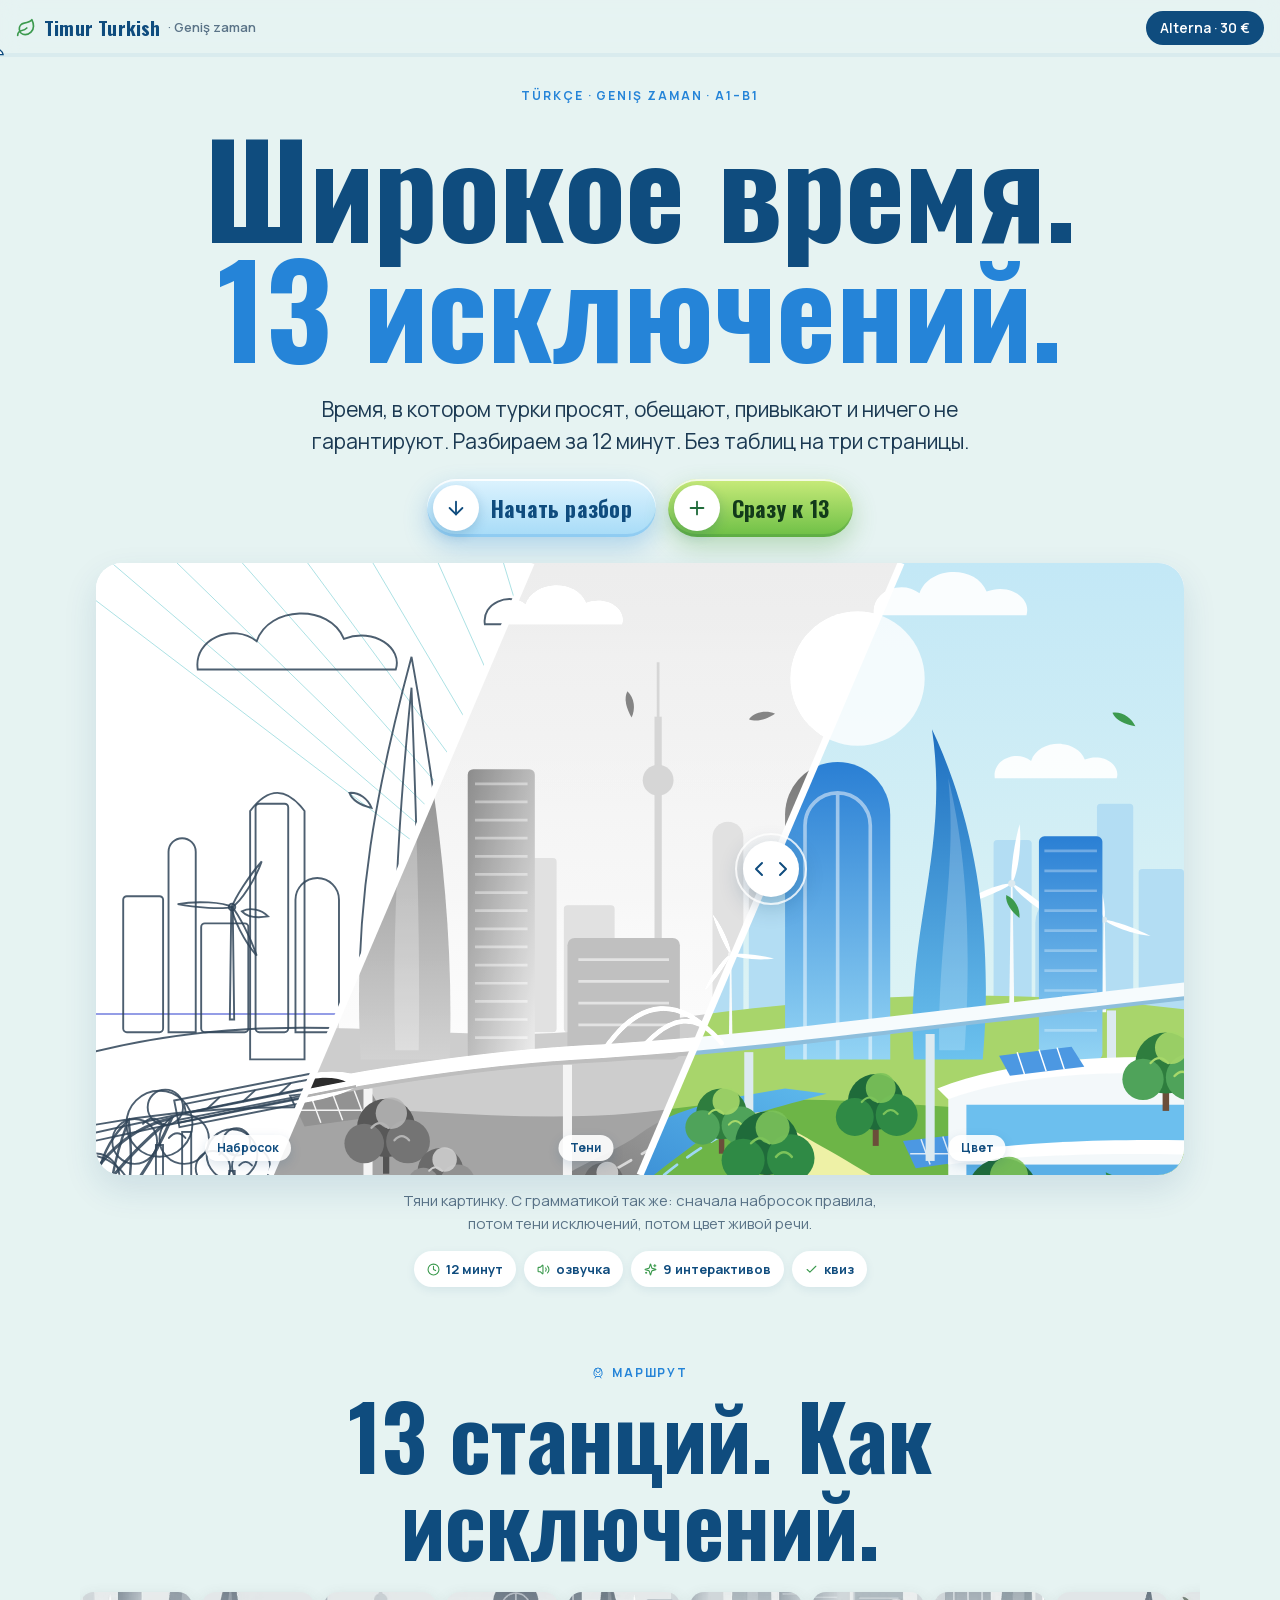
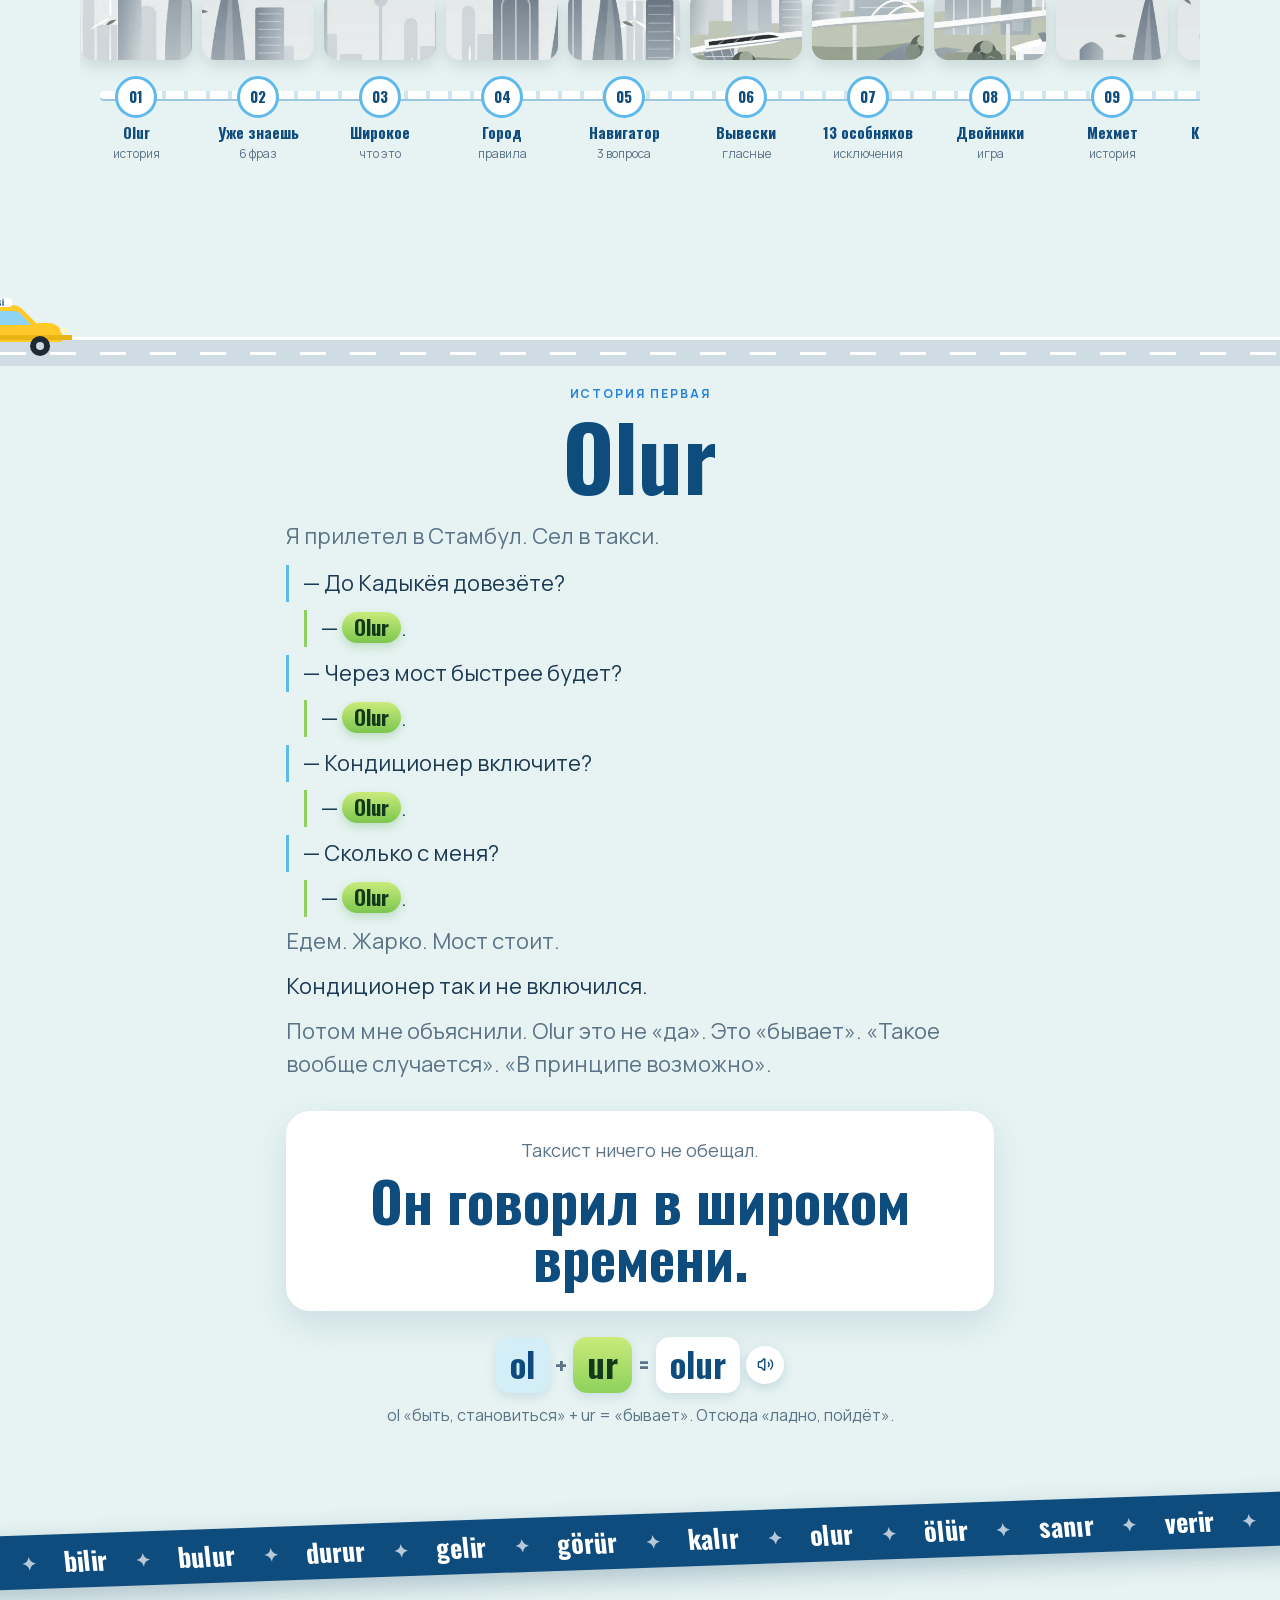
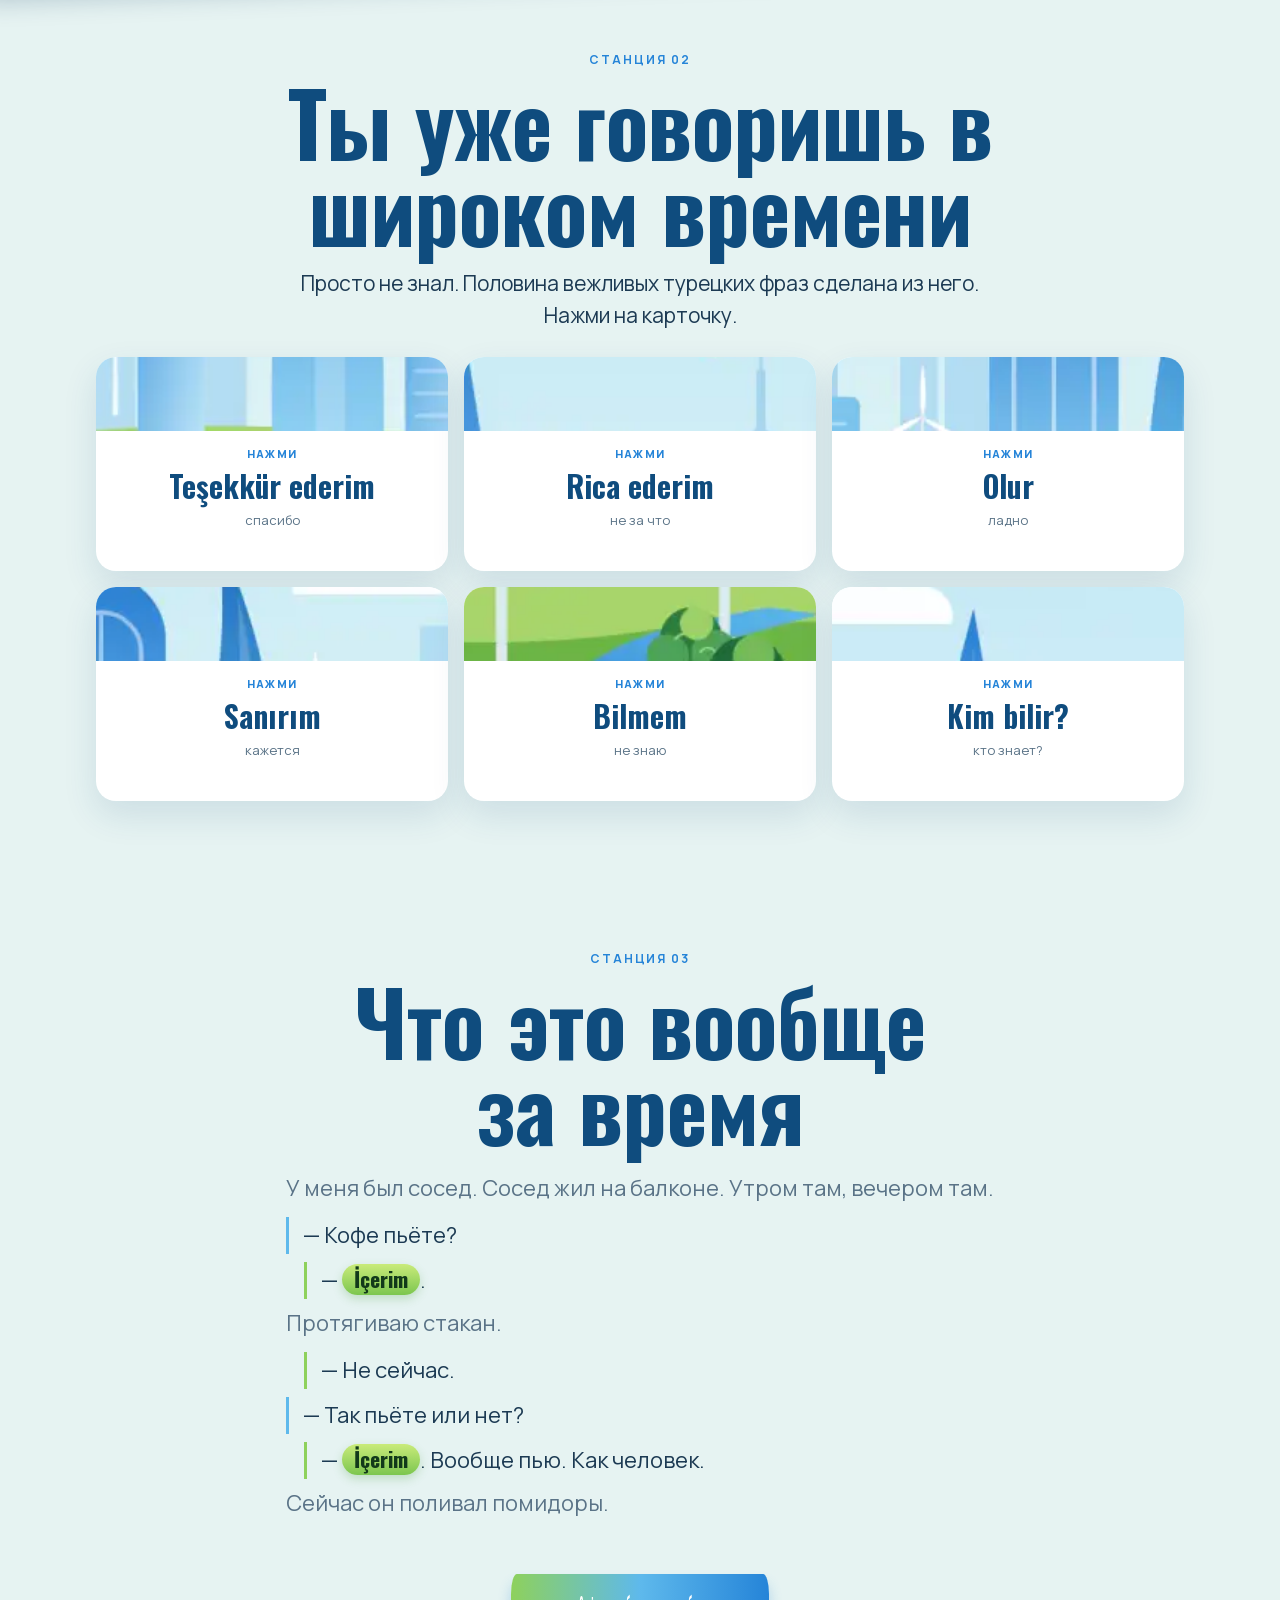
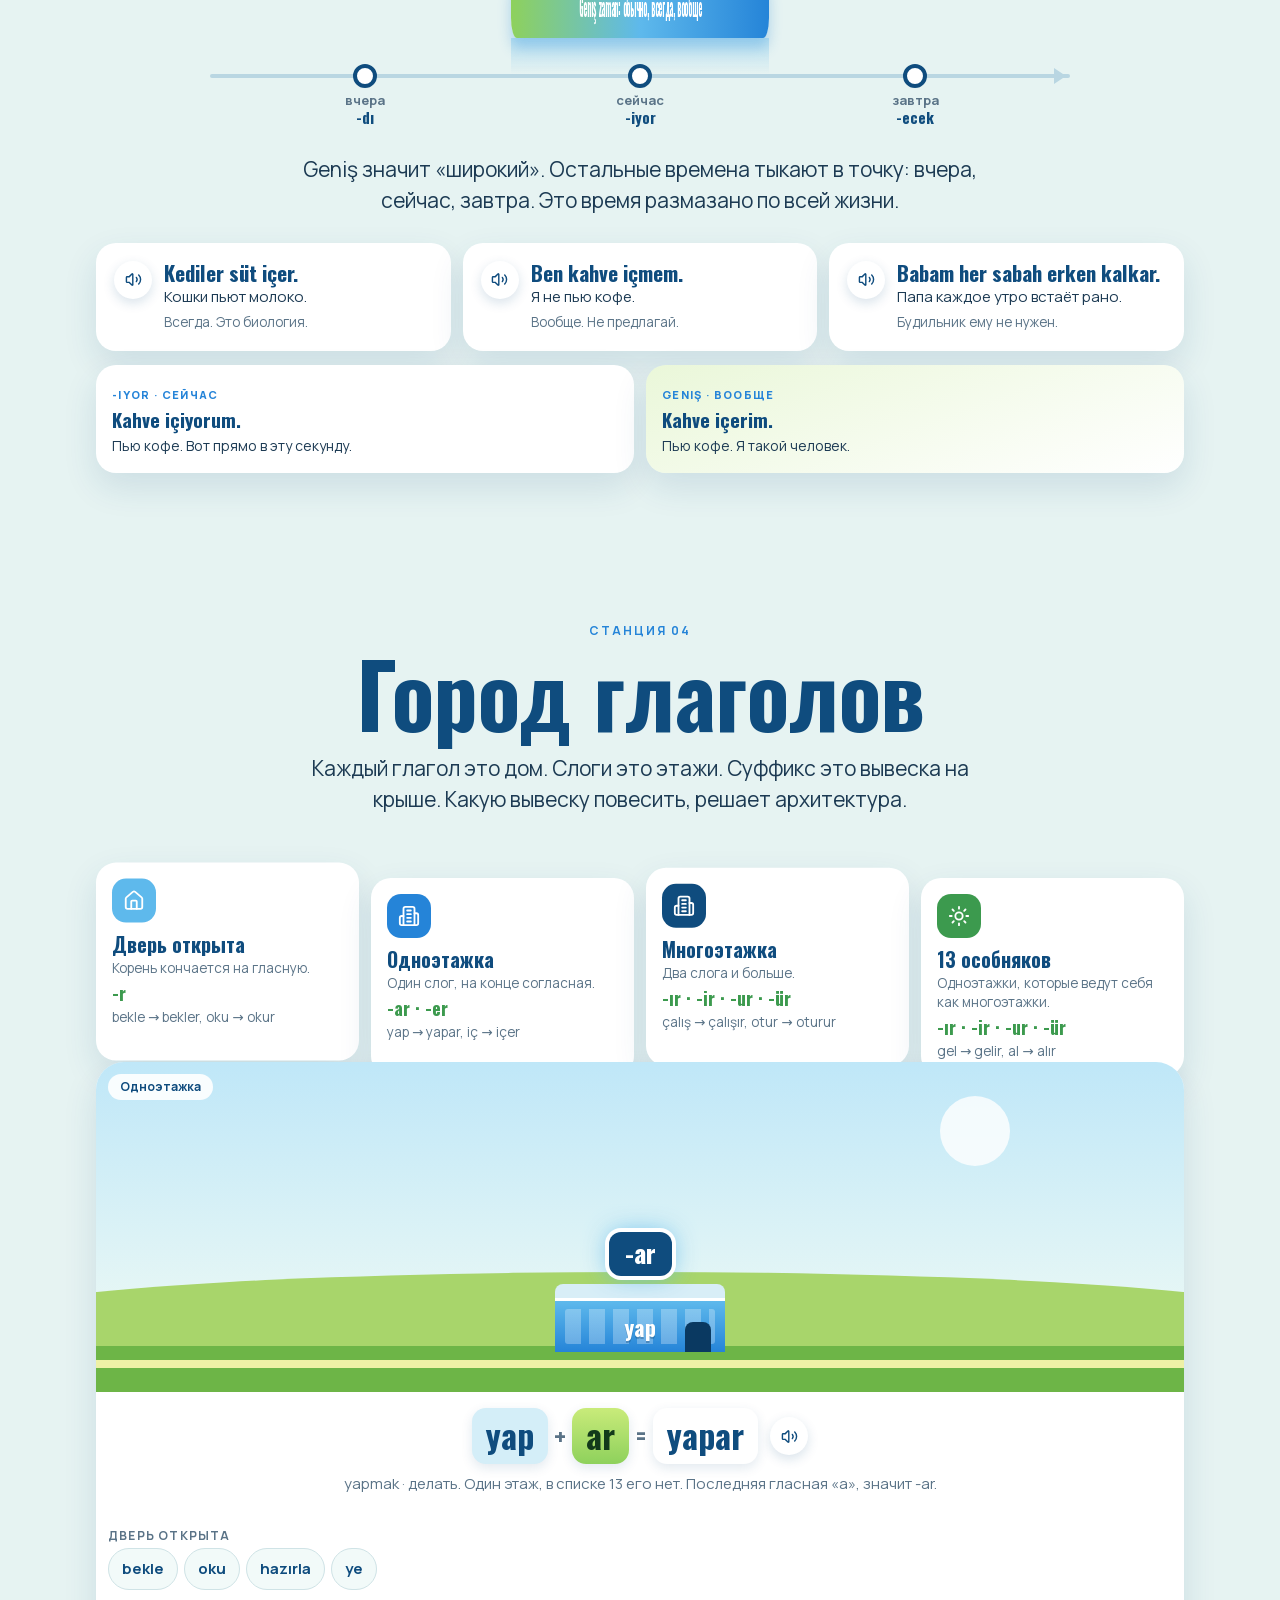
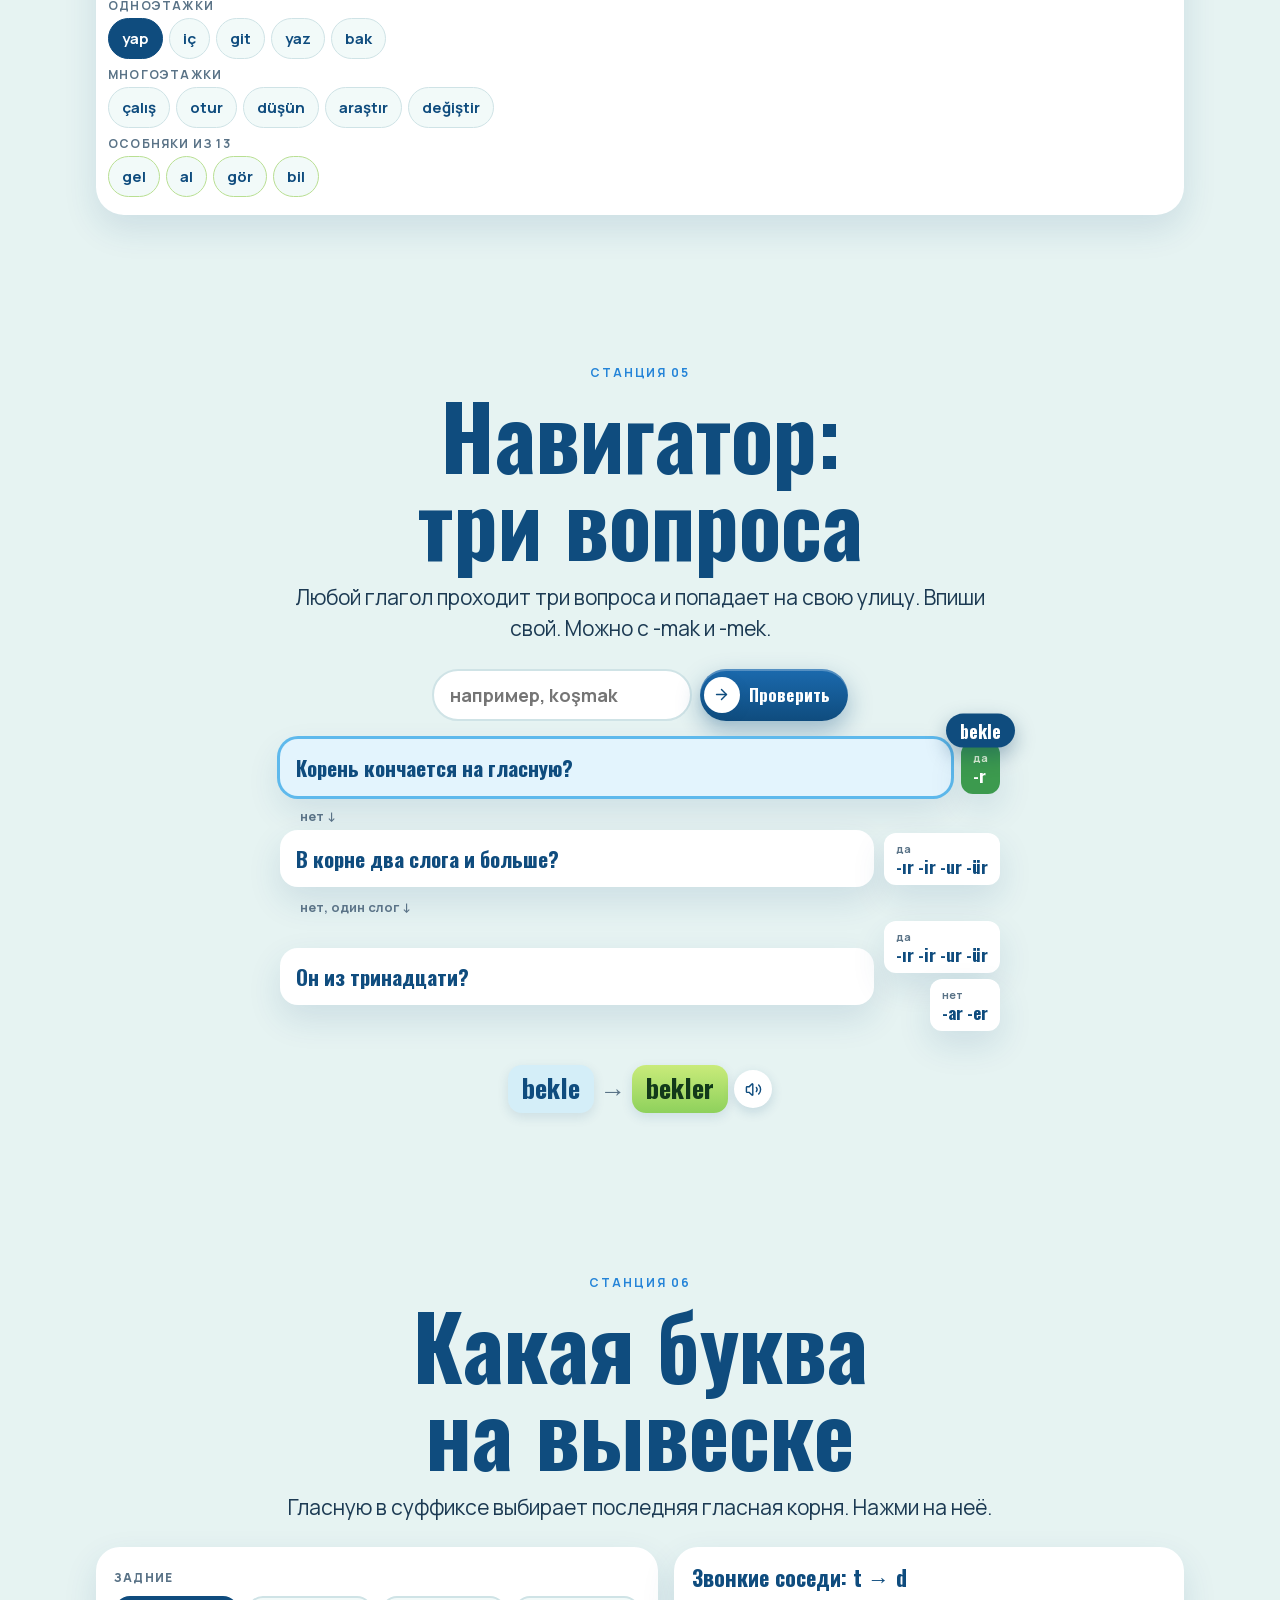
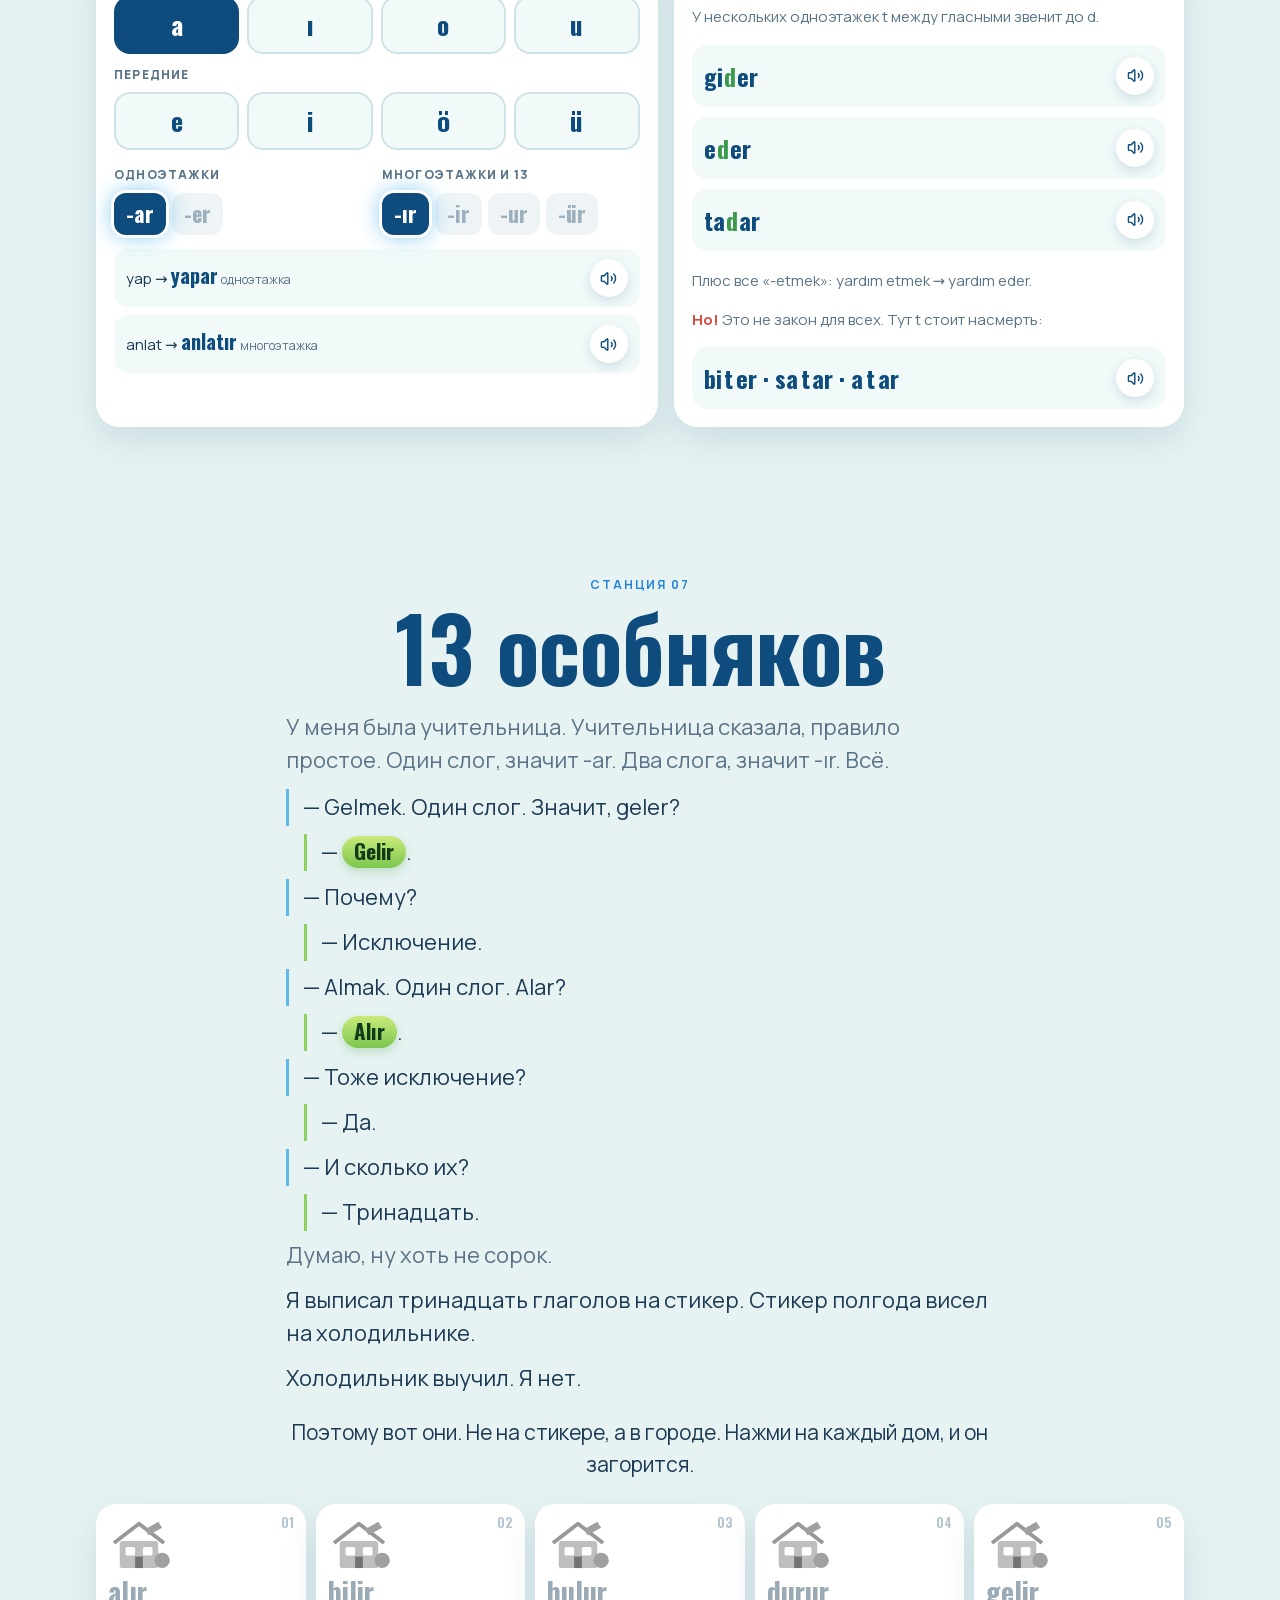
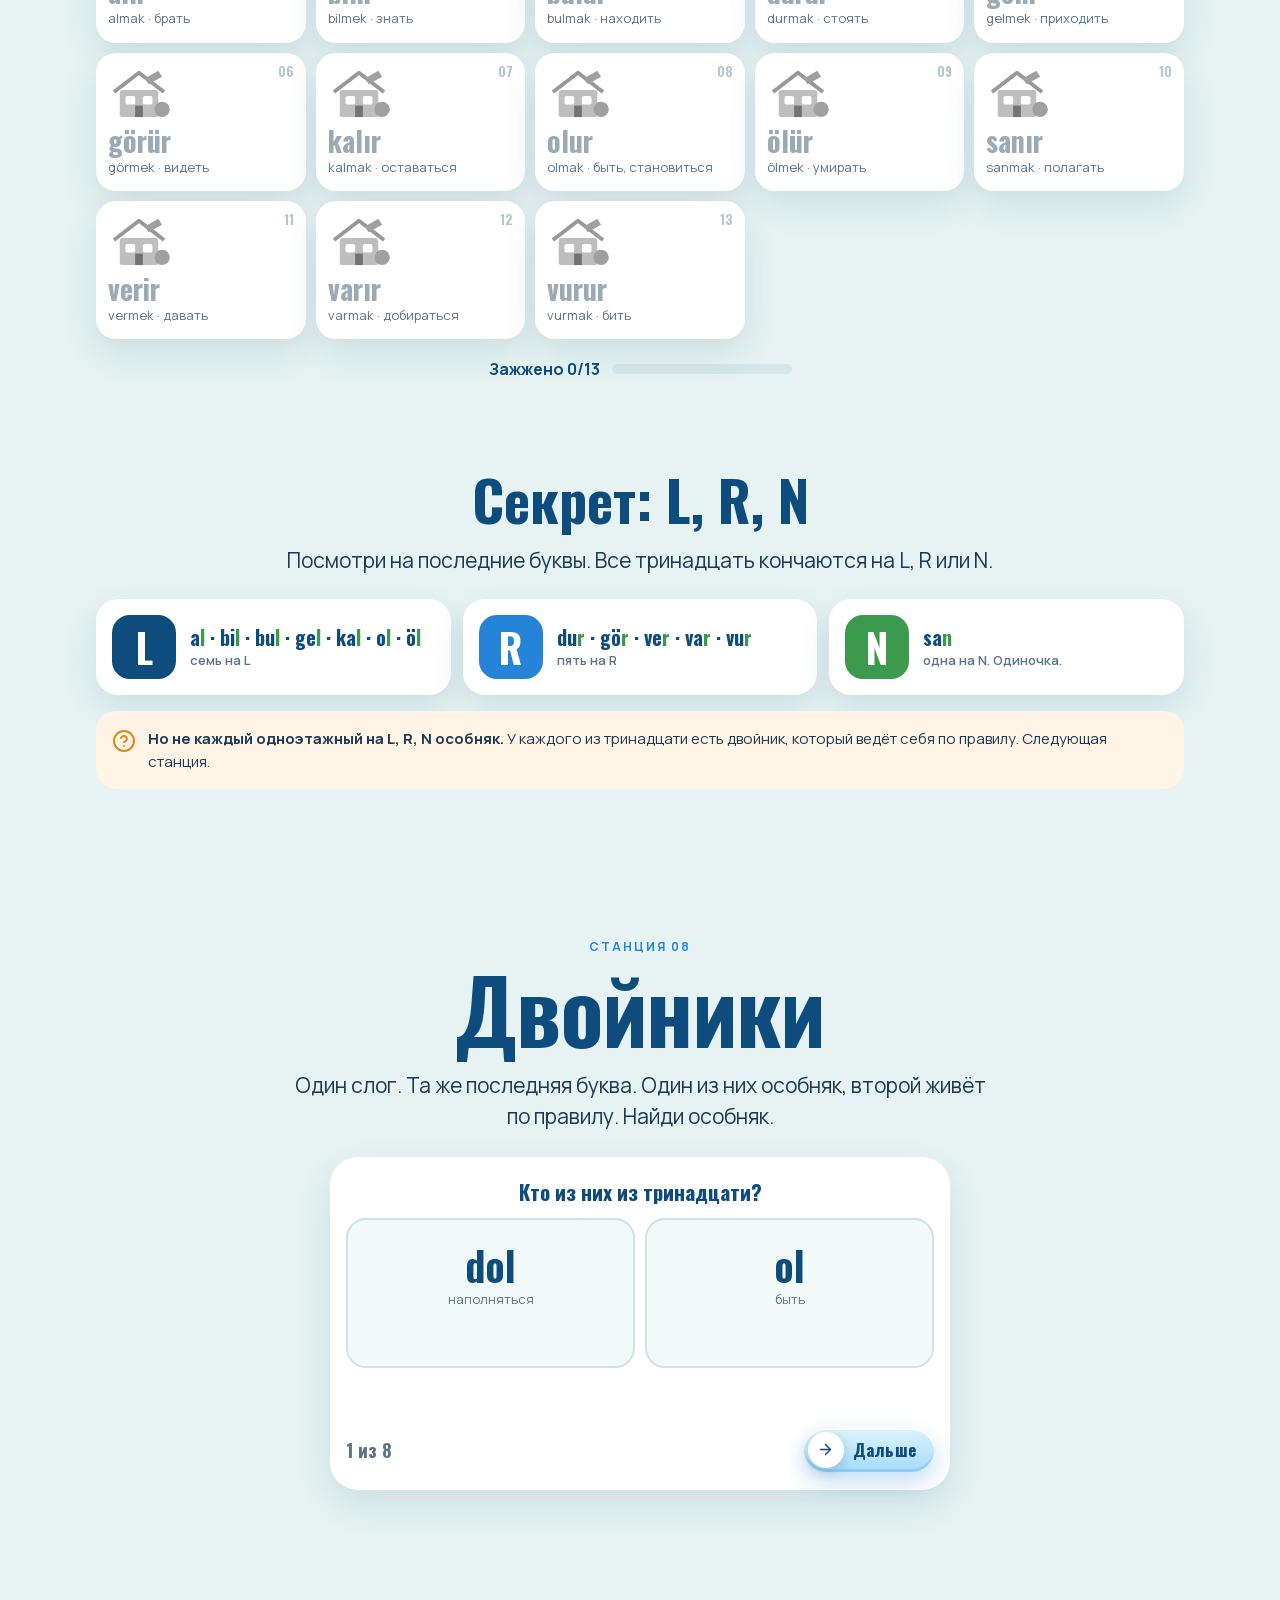
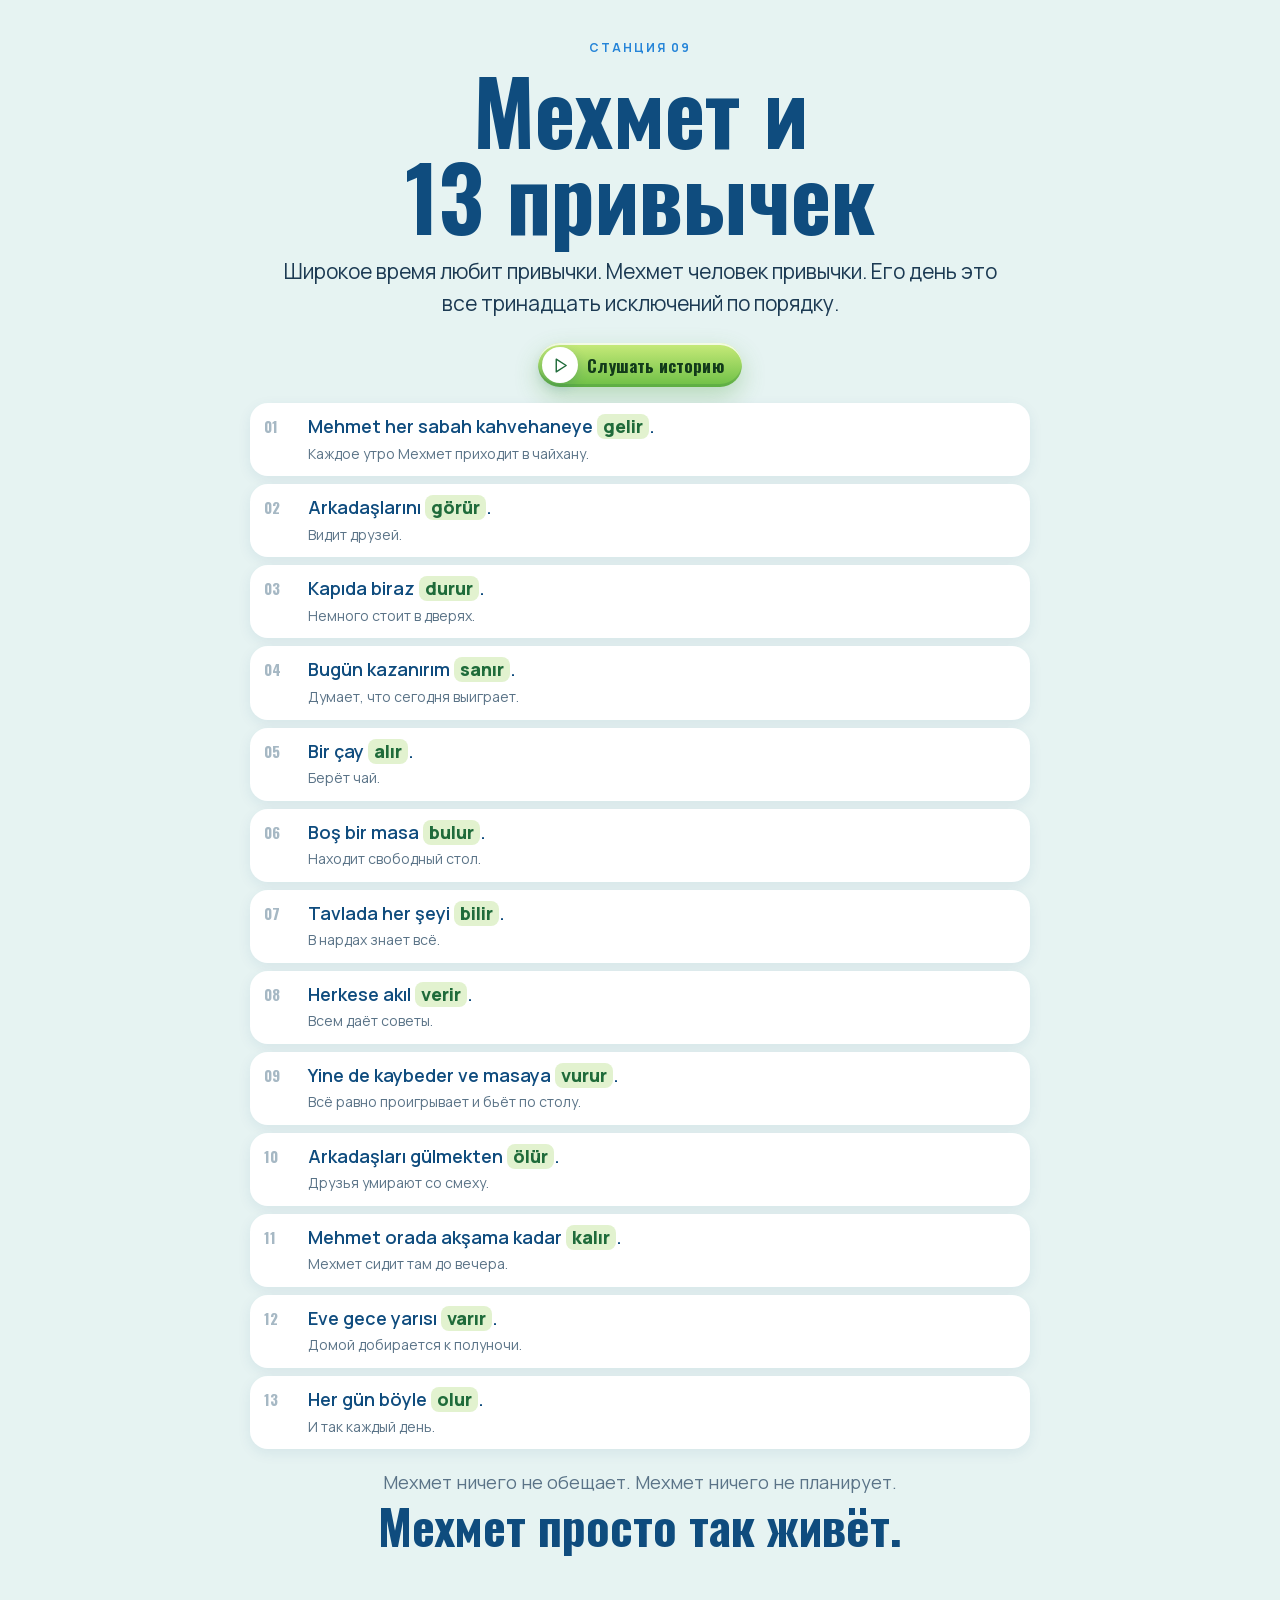
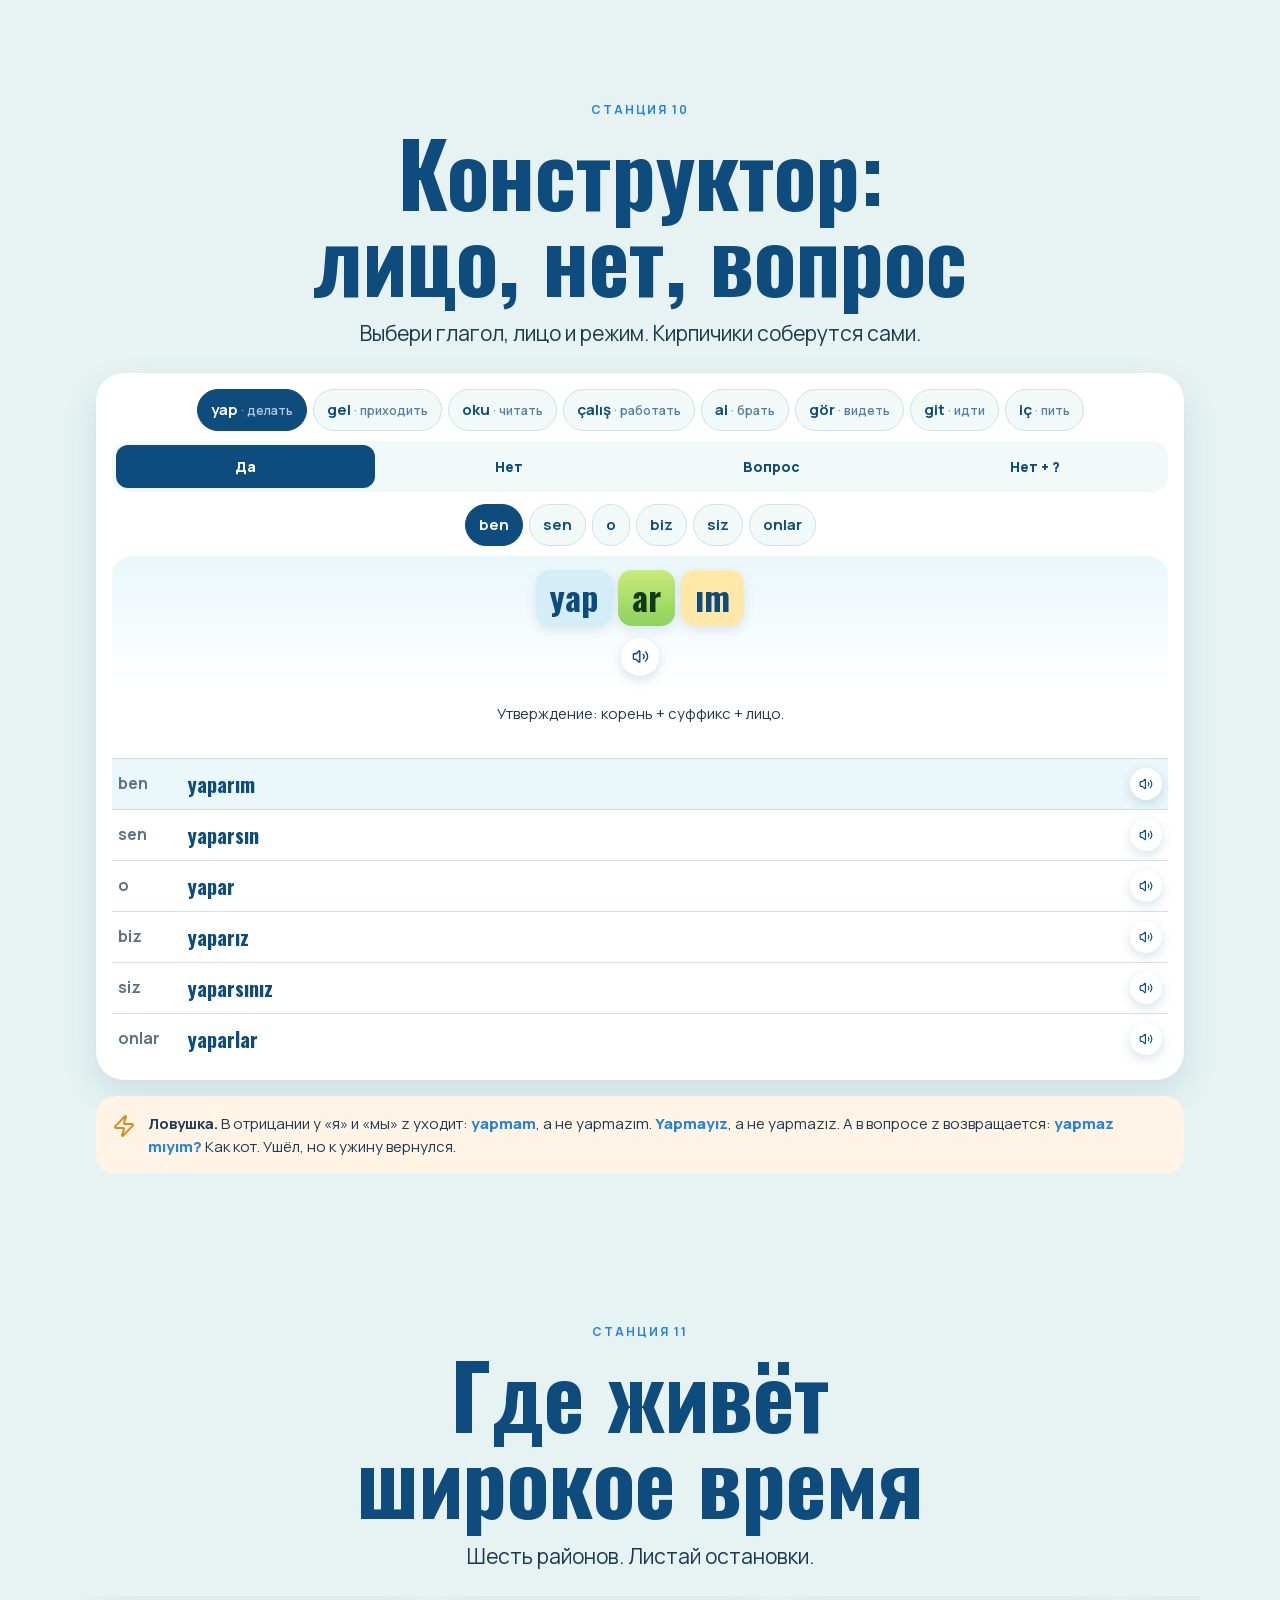
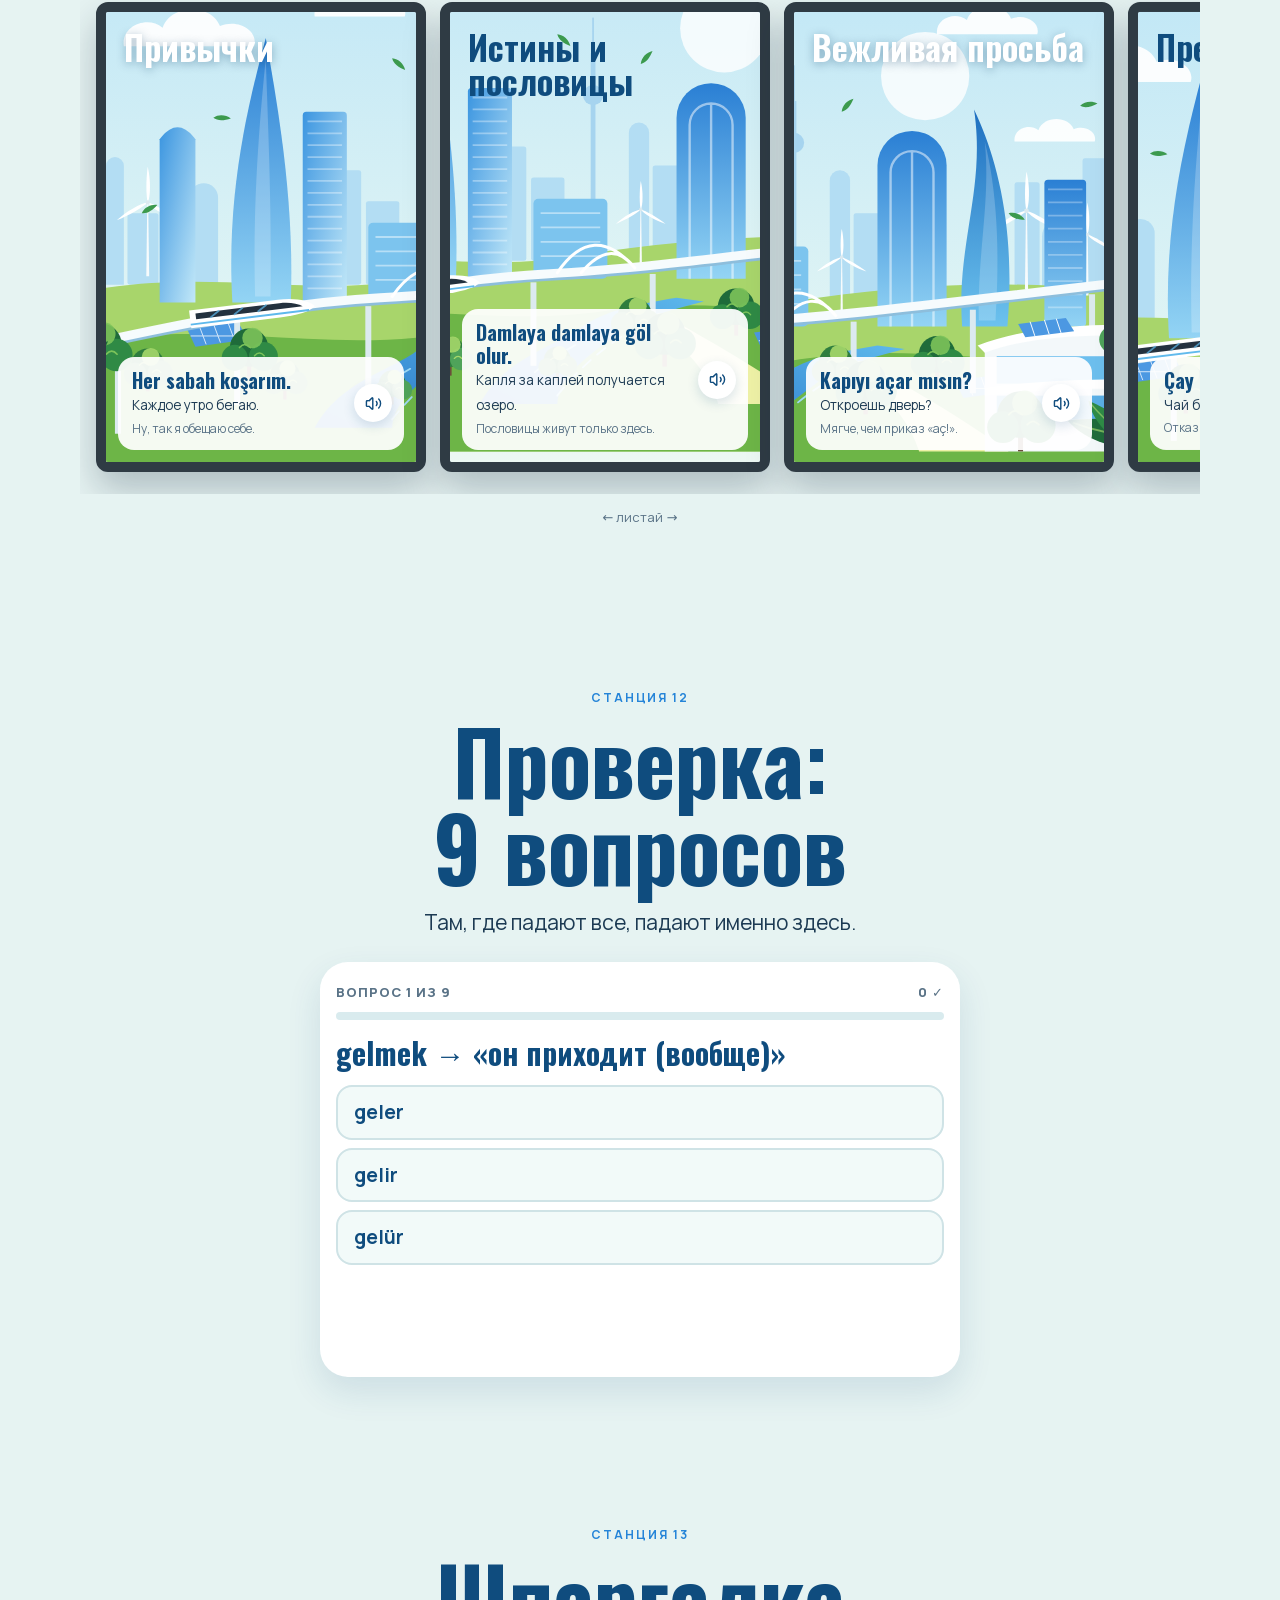
<file: index.html>
<!doctype html>
<html lang="ru">
<head>
<meta charset="utf-8">
<meta name="viewport" content="width=device-width,initial-scale=1,viewport-fit=cover">
<meta name="description" content="Geniş zaman без таблиц: истории, город глаголов, 13 исключений, конструктор, квиз и озвучка. Timur Turkish.">
<meta name="theme-color" content="#E6F3F2">
<meta property="og:type" content="website">
<meta property="og:title" content="Широкое время в турецком: правила и 13 исключений">
<meta property="og:description" content="Geniş zaman без таблиц: истории, город глаголов, 13 исключений, конструктор, квиз и озвучка. Timur Turkish.">
<meta property="og:image" content="https://stellasdeutsch-dev.github.io/turkce-genis-zaman/assets/media/cover.jpg">
<meta property="og:image:width" content="1200">
<meta property="og:image:height" content="630">
<meta name="twitter:card" content="summary_large_image">
<meta name="twitter:image" content="https://stellasdeutsch-dev.github.io/turkce-genis-zaman/assets/media/cover.jpg">
<link rel="icon" href="data:image/svg+xml,%3Csvg xmlns='http://www.w3.org/2000/svg' viewBox='0 0 64 64'%3E%3Crect width='64' height='64' rx='16' fill='%230F4C7E'/%3E%3Cpath d='M14 40C22 22 40 14 52 16C46 32 30 44 14 40Z' fill='%238ED15C'/%3E%3C/svg%3E">
<script defer src="assets/gsap-bundle.min.js"></script>
<title>Широкое время в турецком: правила и 13 исключений</title>
<link rel="preload" href="assets/fonts/oswald-700-cyrillic.woff2" as="font" type="font/woff2" crossorigin>
<link rel="preload" href="assets/fonts/manrope-400-800-cyrillic.woff2" as="font" type="font/woff2" crossorigin>
<style>
@font-face{font-family: 'Manrope';font-style: normal;font-weight: 400 800;font-display: swap;src: url(assets/fonts/manrope-400-800-cyrillic.woff2) format('woff2');unicode-range: U+0301, U+0400-045F, U+0490-0491, U+04B0-04B1, U+2116;}
@font-face{font-family: 'Manrope';font-style: normal;font-weight: 400 800;font-display: swap;src: url(assets/fonts/manrope-400-800-latin-ext.woff2) format('woff2');unicode-range: U+0100-02BA, U+02BD-02C5, U+02C7-02CC, U+02CE-02D7, U+02DD-02FF, U+0304, U+0308, U+0329, U+1D00-1DBF, U+1E00-1E9F, U+1EF2-1EFF, U+2020, U+20A0-20AB, U+20AD-20C4, U+2113, U+2C60-2C7F, U+A720-A7FF;}
@font-face{font-family: 'Manrope';font-style: normal;font-weight: 400 800;font-display: swap;src: url(assets/fonts/manrope-400-800-latin.woff2) format('woff2');unicode-range: U+0000-00FF, U+0131, U+0152-0153, U+02BB-02BC, U+02C6, U+02DA, U+02DC, U+0304, U+0308, U+0329, U+2000-206F, U+20AC, U+2122, U+2191, U+2193, U+2212, U+2215, U+FEFF, U+FFFD;}
@font-face{font-family: 'Oswald';font-style: normal;font-weight: 500;font-display: swap;src: url(assets/fonts/oswald-700-cyrillic.woff2) format('woff2');unicode-range: U+0301, U+0400-045F, U+0490-0491, U+04B0-04B1, U+2116;}
@font-face{font-family: 'Oswald';font-style: normal;font-weight: 500;font-display: swap;src: url(assets/fonts/oswald-700-latin-ext.woff2) format('woff2');unicode-range: U+0100-02BA, U+02BD-02C5, U+02C7-02CC, U+02CE-02D7, U+02DD-02FF, U+0304, U+0308, U+0329, U+1D00-1DBF, U+1E00-1E9F, U+1EF2-1EFF, U+2020, U+20A0-20AB, U+20AD-20C4, U+2113, U+2C60-2C7F, U+A720-A7FF;}
@font-face{font-family: 'Oswald';font-style: normal;font-weight: 500;font-display: swap;src: url(assets/fonts/oswald-700-latin.woff2) format('woff2');unicode-range: U+0000-00FF, U+0131, U+0152-0153, U+02BB-02BC, U+02C6, U+02DA, U+02DC, U+0304, U+0308, U+0329, U+2000-206F, U+20AC, U+2122, U+2191, U+2193, U+2212, U+2215, U+FEFF, U+FFFD;}
@font-face{font-family: 'Oswald';font-style: normal;font-weight: 700;font-display: swap;src: url(assets/fonts/oswald-700-cyrillic.woff2) format('woff2');unicode-range: U+0301, U+0400-045F, U+0490-0491, U+04B0-04B1, U+2116;}
@font-face{font-family: 'Oswald';font-style: normal;font-weight: 700;font-display: swap;src: url(assets/fonts/oswald-700-latin-ext.woff2) format('woff2');unicode-range: U+0100-02BA, U+02BD-02C5, U+02C7-02CC, U+02CE-02D7, U+02DD-02FF, U+0304, U+0308, U+0329, U+1D00-1DBF, U+1E00-1E9F, U+1EF2-1EFF, U+2020, U+20A0-20AB, U+20AD-20C4, U+2113, U+2C60-2C7F, U+A720-A7FF;}
@font-face{font-family: 'Oswald';font-style: normal;font-weight: 700;font-display: swap;src: url(assets/fonts/oswald-700-latin.woff2) format('woff2');unicode-range: U+0000-00FF, U+0131, U+0152-0153, U+02BB-02BC, U+02C6, U+02DA, U+02DC, U+0304, U+0308, U+0329, U+2000-206F, U+20AC, U+2122, U+2191, U+2193, U+2212, U+2215, U+FEFF, U+FFFD;}
:root{--bg:#E6F3F2;--bg2:#F2FAF9;--card:#fff;--navy:#0F4C7E;--navy2:#0A3961;--ink:#1C3A53;--mute:#5A7387;--blue:#2584D8;--sky:#5EB9EC;--ice:#D4EEF8;--green:#3C9A4E;--leaf:#1F6B3A;--lime:#C3DA52;--yel:#EEF1A6;--pink:#E9A7A7;--red:#D9483B;--line:#CFE3E6;--fh:'Oswald','Arial Narrow',Impact,sans-serif;--fb:'Manrope',system-ui,-apple-system,'Segoe UI',sans-serif;--gut:16px;--r:24px;--sh:0 14px 34px rgba(15,76,126,.12)}
*{box-sizing:border-box}
html{background:var(--bg);color:var(--ink);font:400 16px/1.55 var(--fb);-webkit-text-size-adjust:100%;scroll-behavior:smooth;scroll-padding-top:64px}
body{margin:0;background:var(--bg)}
main{overflow-x:clip}
img,video{max-width:100%;display:block}
a{color:inherit}
button{font:inherit;color:inherit;cursor:pointer;border:0;background:none;padding:0;-webkit-tap-highlight-color:transparent}
.wrap{max-width:1120px;margin:0 auto;padding:0 var(--gut)}
.narrow{max-width:740px}
section{padding:76px 0;position:relative}
.ic{width:1em;height:1em;stroke:currentColor;fill:none;stroke-width:2;stroke-linecap:round;stroke-linejoin:round;flex:none;display:inline-block;vertical-align:-.14em}
.eyb{font:700 12px/1 var(--fb);letter-spacing:.16em;text-transform:uppercase;color:var(--blue);display:flex;gap:8px;align-items:center;justify-content:center}
.mega{font:700 clamp(46px,13.4vw,128px)/.94 var(--fh);color:var(--navy);margin:.18em 0 .22em;letter-spacing:-.006em}
.mega .ln{display:block}
.h2{font:700 clamp(38px,10.4vw,88px)/.98 var(--fh);color:var(--navy);text-align:center;margin:12px auto 18px;max-width:15ch;text-wrap:balance}
.h2 .wd{display:inline-block}
.lede{font-size:clamp(17px,4.5vw,21px);line-height:1.5;color:var(--ink);max-width:34em;margin:0 auto 10px;text-align:center}
.cap{font:600 clamp(17px,4.6vw,24px)/1.2 var(--fb);color:#2A79C2;text-align:center;margin:16px 0 0}
.tw{color:var(--blue);font-weight:800}
.ok{color:var(--green);font-weight:800}
mark{background:none;color:inherit}
.say{width:38px;height:38px;border-radius:50%;background:#fff;color:var(--navy);display:inline-grid;place-items:center;box-shadow:0 4px 12px rgba(15,76,126,.16);flex:none;font-size:17px;transition:background .2s,color .2s}
.say.on{background:var(--blue);color:#fff}
.no-tts .say{display:none}
/* pills */
.pill{display:inline-flex;align-items:center;gap:12px;padding:6px 24px 6px 6px;border-radius:999px;font:600 clamp(18px,4.8vw,22px)/1 var(--fh);letter-spacing:.01em;color:var(--navy);text-decoration:none;background:linear-gradient(180deg,#DDF3FE 0%,#A6DBF7 100%);box-shadow:0 10px 24px rgba(37,132,216,.28),inset 0 2px 0 rgba(255,255,255,.9),inset 0 -3px 0 rgba(37,132,216,.18);transition:scale .2s,box-shadow .2s}
.pill:hover{scale:1.03}.pill:active{scale:.97}
.pill .pc{width:46px;height:46px;border-radius:50%;background:#fff;display:grid;place-items:center;box-shadow:0 4px 12px rgba(15,76,126,.2);font-size:22px;color:var(--navy)}
.pill.green{background:linear-gradient(180deg,#C9EB7A 0%,#6CBF45 100%);color:#123A1A;box-shadow:0 10px 24px rgba(76,160,60,.3),inset 0 2px 0 rgba(255,255,255,.8),inset 0 -3px 0 rgba(31,107,58,.2)}
.pill.green .pc{color:#1F6B3A}
.pill.sm{font-size:17px;padding:4px 18px 4px 4px;gap:9px}.pill.sm .pc{width:36px;height:36px;font-size:17px}
.pill.navy{background:linear-gradient(180deg,#1B6AAE,#0F4C7E);color:#fff;box-shadow:0 10px 24px rgba(15,76,126,.35),inset 0 2px 0 rgba(255,255,255,.25)}
.ctas{display:flex;flex-wrap:wrap;gap:12px;justify-content:center;margin:22px 0 6px}
/* top bar */
.bar{position:sticky;top:0;z-index:50;background:rgba(230,243,242,.92);border-bottom:1px solid var(--line);height:56px;display:flex;align-items:center;justify-content:space-between;padding:0 var(--gut)}
@media(min-width:900px){.bar{backdrop-filter:blur(10px);-webkit-backdrop-filter:blur(10px);background:rgba(230,243,242,.78)}}
.logo{display:flex;align-items:center;gap:8px;text-decoration:none;color:var(--navy);font:700 19px/1 var(--fh);letter-spacing:.01em}
.logo .ic{color:var(--green);font-size:20px}
.logo span{font:600 13px/1 var(--fb);color:var(--mute);letter-spacing:0}
@media(max-width:380px){.logo span{display:none}}
.bar-cta{font:600 14px/1 var(--fb);text-decoration:none;color:#fff;background:var(--navy);padding:10px 14px;border-radius:99px;white-space:nowrap}
.rail{position:absolute;left:0;right:0;bottom:-2px;height:4px;background:#d9ebee}
.rail i{position:absolute;left:0;top:0;bottom:0;width:calc(var(--p,0)*100%);background:linear-gradient(90deg,var(--sky),var(--green))}
.rail svg{position:absolute;top:-8px;left:calc(var(--p,0)*100% - 30px);width:34px;height:14px}
/* hero */
.hero{padding:34px 0 40px;text-align:center}
.hero .lede{margin-top:6px}
.hero-h .ln{animation:rise .9s cubic-bezier(.2,.8,.2,1) both}
.hero-h .ln+.ln{animation-delay:.12s;color:var(--blue)}
.hero .lede,.hero .ctas{animation:rise .9s .25s cubic-bezier(.2,.8,.2,1) both}
@keyframes rise{from{opacity:0;transform:translateY(36%) rotate(1.5deg)}to{opacity:1;transform:none}}
.art{position:relative;aspect-ratio:4/5;border-radius:26px;overflow:hidden;background:#fff;box-shadow:var(--sh);touch-action:pan-y;user-select:none;-webkit-user-select:none;margin-top:26px;animation:rise 1s .35s cubic-bezier(.2,.8,.2,1) both;cursor:ew-resize}
@media(min-width:760px){.art{aspect-ratio:16/9}}
.lay{position:absolute;inset:0}
.scene{width:100%;height:100%;display:block}
.lay-sk{background:#fff}
.lay-gr{filter:grayscale(1) contrast(1.05) brightness(1.03)}
.scene .skonly{display:none}
.lay-sk .scene .skonly{display:inline}
.lay-sk .scene .nosk,.lay-sk .scene .sun{display:none}
.lay-sk .scene *{fill:none!important;stroke:#2E4357!important;stroke-width:2.1px!important;stroke-opacity:.85!important;opacity:1!important}
.lay-sk .scene .skonly line{stroke:#9EDCE0!important;stroke-width:1.1px!important}
.lay-sk .scene .skonly .hz{stroke:#5866D8!important;stroke-width:1.6px!important}
.split{position:absolute;inset:0;width:100%;height:100%;pointer-events:none}
.split line{stroke:#fff;stroke-width:7;vector-effect:non-scaling-stroke}
.knob{position:absolute;top:50%;left:50%;width:56px;height:56px;margin:-28px 0 0 -28px;border-radius:50%;background:#fff;color:var(--navy);display:grid;place-items:center;font-size:24px;box-shadow:0 8px 24px rgba(10,57,97,.3);z-index:3}
.knob::after{content:"";position:absolute;inset:-8px;border-radius:50%;border:2px solid rgba(255,255,255,.8);animation:pulse 1.8s infinite}
@keyframes pulse{from{scale:.8;opacity:1}to{scale:1.35;opacity:0}}
.zl{position:absolute;bottom:14px;left:0;translate:-50% 0;padding:7px 12px;border-radius:99px;background:rgba(255,255,255,.9);font:700 12px/1 var(--fb);color:var(--navy);white-space:nowrap;box-shadow:0 4px 12px rgba(15,76,126,.15);transition:opacity .2s;z-index:2}
.hint{font-size:15px;color:var(--mute);max-width:34em;margin:14px auto 0}
.meta{display:flex;flex-wrap:wrap;justify-content:center;gap:8px;margin-top:16px}
.meta span{display:inline-flex;align-items:center;gap:6px;background:#fff;border-radius:99px;padding:8px 13px;font-size:13px;font-weight:700;color:var(--navy);box-shadow:0 3px 10px rgba(15,76,126,.08)}
.meta .ic{color:var(--green)}
/* route */
.route{padding:40px 0 30px}
.rt{position:relative;overflow-x:auto;scroll-snap-type:x mandatory;margin:0 calc(-1*var(--gut));padding:10px var(--gut) 18px;scrollbar-width:none}
.rt::-webkit-scrollbar{display:none}
.rt ol{list-style:none;margin:0;padding:0;display:flex;gap:10px;position:relative;width:max-content}
.rt ol::before{content:"";position:absolute;left:20px;right:20px;top:99px;height:8px;border-radius:8px;background:repeating-linear-gradient(90deg,#fff 0 18px,#cfe6ee 18px 22px);box-shadow:0 2px 0 #9CC6E0}
.rt li{scroll-snap-align:start;position:relative}
.rt a{display:flex;flex-direction:column;align-items:center;gap:6px;text-decoration:none;width:112px;text-align:center}
.rt-cov{display:block;width:112px;height:68px;border-radius:14px;background:#cfe6ee url(assets/media/cover-scene.webp) no-repeat;background-size:420% auto;box-shadow:0 6px 16px rgba(15,76,126,.16);filter:grayscale(.85);transition:filter .4s}
.rt li.on .rt-cov{filter:none}
.rt b{width:42px;height:42px;border-radius:50%;display:grid;place-items:center;background:#fff;border:3px solid var(--sky);color:var(--navy);font:700 15px/1 var(--fh);position:relative;z-index:1;margin-top:10px;transition:background .25s,color .25s,border-color .25s}
.rt li.on b{background:var(--blue);border-color:var(--blue);color:#fff}
.rt span{font:700 15px/1.15 var(--fh);color:var(--navy)}
.rt small{font-size:12px;color:var(--mute);line-height:1.2}
/* story */
.story{font-size:clamp(18px,4.8vw,22px);line-height:1.5;margin:22px auto 0}
.story p{margin:0 0 12px}
.story .nar{color:var(--mute)}
.story .dl{padding:2px 0 2px 14px;border-left:3px solid var(--sky);margin-bottom:8px}
.story .dl.th{border-color:#8ED15C;margin-left:18px}
.ol{display:inline-block;padding:2px 12px 4px;border-radius:99px;background:linear-gradient(180deg,#C9EB7A,#7CC64F);color:#123A1A;font:700 .95em/1.2 var(--fh);box-shadow:0 4px 10px rgba(76,160,60,.25)}
.punch{margin:30px auto 0;padding:26px 22px;border-radius:var(--r);background:#fff;box-shadow:var(--sh);text-align:center}
.punch p{margin:0;font-size:18px;color:var(--mute)}
.punch .big{font:700 clamp(30px,8vw,56px)/1.02 var(--fh);color:var(--navy);margin-top:6px}
.road{height:96px;position:relative;margin-bottom:6px;overflow:hidden}
.road::before{content:"";position:absolute;left:0;right:0;bottom:16px;height:26px;background:#cfdce3;border-top:3px solid #fff}
.road::after{content:"";position:absolute;left:0;right:0;bottom:27px;height:3px;background:repeating-linear-gradient(90deg,#fff 0 26px,transparent 26px 50px)}
.taxi{position:absolute;bottom:22px;left:0;width:150px;height:66px;z-index:1}
.tiles{display:inline-flex;gap:6px;flex-wrap:wrap;justify-content:center;align-items:center}
.tiles i{font:700 clamp(24px,6.4vw,34px)/1 var(--fh);font-style:normal;padding:10px 14px 12px;border-radius:14px;background:#fff;color:var(--navy);box-shadow:0 4px 12px rgba(15,76,126,.12)}
.tiles i.st{background:#D4EEF8}
.tiles i.sf{background:linear-gradient(180deg,#C9EB7A,#8ED15C);color:#123A1A}
.tiles i.en{background:#FFE8A8}
.tiles i.q{background:#F6D3E1;color:#6b1d40}
.tiles i.z{background:#FFD2C9;color:#8a2a17}
.tiles i.gh{background:transparent;box-shadow:none;border:2px dashed #e1a99a;color:#d07c6a;text-decoration:line-through}
.tiles em{font:700 26px/1 var(--fh);color:var(--mute);font-style:normal}
.decomp{text-align:center;margin-top:26px}
.decomp p{margin:10px 0 0;color:var(--mute)}
/* flip cards */
.cards6{display:grid;grid-template-columns:repeat(2,1fr);gap:12px;margin-top:26px}
@media(min-width:760px){.cards6{grid-template-columns:repeat(3,1fr);gap:16px}}
.fc{perspective:900px;height:214px;text-align:center}
.fc-cov{display:block;align-self:stretch;height:74px;margin:-14px -14px 6px;border-radius:20px 20px 0 0;background:#cfe6ee url(assets/media/cover-scene.webp) no-repeat;background-size:380% auto}
.fci{position:relative;display:block;width:100%;height:100%;transition:transform .6s cubic-bezier(.3,1.3,.5,1);transform-style:preserve-3d}
.fc.on .fci{transform:rotateY(180deg)}
.fcf,.fcb{position:absolute;inset:0;border-radius:20px;backface-visibility:hidden;-webkit-backface-visibility:hidden;display:flex;flex-direction:column;align-items:center;justify-content:center;gap:8px;padding:14px;box-shadow:var(--sh)}
.fcf{background:#fff;justify-content:flex-start}
.fcf b{font:700 clamp(22px,6vw,30px)/1.05 var(--fh);color:var(--navy)}
.fcf small{font-size:13px;color:var(--mute)}
.fcf .tap{font-size:11px;letter-spacing:.12em;text-transform:uppercase;color:var(--blue);font-weight:800}
.fcb{background:linear-gradient(160deg,#1C6FB8,#0F4C7E);color:#fff;transform:rotateY(180deg)}
.fcb .tiles i{font-size:20px;padding:7px 9px 9px;border-radius:10px}
.fcb small{font-size:12.5px;line-height:1.35;color:#d9ecfa}
/* wide timeline */
.tl{position:relative;margin:34px auto 10px;max-width:860px;height:190px}
.tl-axis{position:absolute;left:0;right:0;top:120px;height:4px;border-radius:4px;background:#b9d6e2}
.tl-axis::after{content:"";position:absolute;right:-4px;top:-6px;border:8px solid transparent;border-left:12px solid #b9d6e2}
.tl-lab{position:absolute;top:136px;translate:-50% 0;font-size:13px;font-weight:700;color:var(--mute)}
.tl-dot{position:absolute;top:110px;width:24px;height:24px;margin-left:-12px;border-radius:50%;background:#fff;border:4px solid var(--navy)}
.tl-tag{position:absolute;top:156px;translate:-50% 0;font:700 15px/1 var(--fh);color:var(--navy)}
.tl-band{position:absolute;left:0;right:0;top:20px;height:64px;border-radius:20px;background:linear-gradient(90deg,#8ED15C,#5EB9EC,#2584D8);display:flex;align-items:center;justify-content:center;color:#fff;font:700 clamp(18px,5vw,26px)/1 var(--fh);transform-origin:50% 50%;box-shadow:0 10px 24px rgba(37,132,216,.3);text-align:center;padding:0 12px}
.tl-band::after{content:"";position:absolute;left:0;right:0;bottom:-36px;height:36px;background:linear-gradient(180deg,rgba(94,185,236,.35),transparent)}
.exs{display:grid;gap:12px;margin-top:26px}
@media(min-width:760px){.exs{grid-template-columns:repeat(3,1fr)}}
.ex{background:#fff;border-radius:20px;padding:18px;box-shadow:var(--sh);display:flex;gap:12px;align-items:flex-start}
.ex p{margin:0}.ex .t{font:700 21px/1.15 var(--fh);color:var(--navy)}.ex .r{font-size:15px}.ex .j{font-size:13.5px;color:var(--mute);margin-top:4px}
.vs{display:grid;grid-template-columns:1fr 1fr;gap:12px;margin-top:14px}
.vs>div{border-radius:20px;padding:16px;background:#fff;box-shadow:var(--sh)}
.vs .t{font:700 19px/1.15 var(--fh);color:var(--navy);margin:0 0 4px}
.vs p{margin:0;font-size:14px}
.vs .k{display:inline-block;font-size:11px;letter-spacing:.12em;text-transform:uppercase;font-weight:800;color:var(--blue);margin-bottom:6px}
.vs>div.g{background:linear-gradient(160deg,#EAF7D9,#fff)}
/* legend */
.legend{display:grid;grid-template-columns:1fr 1fr;gap:12px;margin-top:26px}
@media(min-width:900px){.legend{grid-template-columns:repeat(4,1fr)}}
.lg{background:#fff;border-radius:20px;padding:16px;box-shadow:var(--sh)}
.lg .ico{width:44px;height:44px;border-radius:14px;display:grid;place-items:center;font-size:22px;margin-bottom:10px;color:#fff;background:var(--sky)}
.lg:nth-child(2) .ico{background:var(--blue)}.lg:nth-child(3) .ico{background:var(--navy)}.lg:nth-child(4) .ico{background:var(--green)}
.lg h3{font:700 20px/1.1 var(--fh);color:var(--navy);margin:0 0 4px}
.lg .sfx{font:700 18px/1 var(--fh);color:var(--green);margin:6px 0}
.lg p{margin:0;font-size:13.5px;line-height:1.4;color:var(--mute)}
/* verb city builder */
.vc{margin-top:22px;background:#fff;border-radius:28px;box-shadow:var(--sh);overflow:hidden}
.vc-stage{position:relative;height:330px;background:linear-gradient(180deg,#BFE7F8,#EAF8F5 80%);overflow:hidden}
.vc-sun{position:absolute;right:16%;top:34px;width:70px;height:70px;border-radius:50%;background:#fff;opacity:.8}
.vc-hill{position:absolute;left:-10%;right:-10%;bottom:30px;height:90px;border-radius:50% 50% 0 0;background:#A8D56B}
.vc-ground{position:absolute;left:0;right:0;bottom:0;height:46px;background:#6DB547}
.vc-ground::after{content:"";position:absolute;left:0;right:0;top:14px;height:8px;background:#EEF1A6}
.vc-b{position:absolute;bottom:40px;left:50%;width:170px;margin-left:-85px;display:flex;flex-direction:column;align-items:center}
#vcFl{width:100%;position:relative}
.vc-sign{background:var(--navy);color:#fff;font:700 26px/1 var(--fh);padding:8px 16px 10px;border-radius:12px;box-shadow:0 0 0 4px #fff,0 0 24px rgba(94,185,236,.9);margin-bottom:8px;position:relative;z-index:2}
.vc-b.x .vc-sign{background:var(--green);box-shadow:0 0 0 4px #fff,0 0 26px rgba(142,209,92,.95)}
.vc-roof{width:100%;height:14px;border-radius:8px 8px 0 0;background:#D8EEF7;position:relative}
.vc-b.x .vc-roof::before{content:"";position:absolute;left:12px;top:-16px;width:52px;height:16px;background:repeating-linear-gradient(90deg,#4C98E2 0 10px,#fff 10px 11px);transform:skewX(-20deg);border-radius:2px}
.vc-b.x .vc-roof::after{content:"";position:absolute;right:14px;top:-22px;width:30px;height:24px;border-radius:50%;background:#3C9A4E;box-shadow:-12px 6px 0 -2px #6DB547}
.vc-fl{width:100%;height:54px;background:linear-gradient(180deg,#5EB9EC,#2584D8);border-top:3px solid #fff;position:relative;display:flex;align-items:center;justify-content:center;font:700 22px/1 var(--fh);color:#fff;text-shadow:0 2px 0 rgba(10,57,97,.3)}
.vc-fl::before{content:"";position:absolute;inset:8px 10px;background:repeating-linear-gradient(90deg,rgba(255,255,255,.28) 0 16px,transparent 16px 24px);border-radius:3px}
.vc-fl span{position:relative}
.vc-b.x .vc-fl{background:linear-gradient(180deg,#8ED15C,#3C9A4E)}
.vc-door{position:absolute;right:14px;bottom:0;width:26px;height:30px;background:#0A3961;border-radius:8px 8px 0 0;z-index:1;transition:background .3s}
.vc-b.v .vc-door{background:#FFE8A8;box-shadow:0 0 18px #FFE08A}
.vc-tag{position:absolute;left:12px;top:12px;background:rgba(255,255,255,.9);border-radius:99px;padding:7px 12px;font:700 12px/1 var(--fb);color:var(--navy)}
.vc-out{padding:16px 16px 4px;display:flex;align-items:center;justify-content:center;gap:12px;flex-wrap:wrap}
.vc-why{margin:4px 16px 0;text-align:center;font-size:15px;color:var(--mute);min-height:46px}
.vc-chips{padding:12px 12px 18px;display:flex;flex-direction:column;gap:10px}
.vc-g{display:flex;flex-wrap:wrap;gap:6px;align-items:center}
.vc-g>b{font:700 12px/1 var(--fb);letter-spacing:.1em;text-transform:uppercase;color:var(--mute);width:100%}
.chip{padding:8px 13px;border-radius:99px;background:var(--bg2);border:1.5px solid var(--line);font-weight:700;font-size:15px;color:var(--navy);transition:background .2s,color .2s,border-color .2s}
.chip.on{background:var(--navy);color:#fff;border-color:var(--navy)}
.chip.xg{border-color:#b9df92}
/* navigator */
.nv{position:relative;margin:24px auto 0;max-width:720px}
.nv-in{display:flex;gap:8px;justify-content:center;margin-bottom:18px;flex-wrap:wrap}
.nv-in input{font:700 18px var(--fb);color:var(--navy);padding:12px 16px;border-radius:99px;border:2px solid var(--line);background:#fff;width:min(100%,260px);outline:none}
.nv-in input:focus{border-color:var(--sky)}
.nv-row{display:grid;grid-template-columns:1fr auto;gap:10px;align-items:center;margin-bottom:34px;position:relative}
.nv-row.r1::after,.nv-row.r2::after{content:"нет ↓";position:absolute;left:20px;bottom:-27px;font:700 13px/1 var(--fb);color:var(--mute)}
.nv-row.r2::after{content:"нет, один слог ↓"}
.nv-q{background:#fff;border-radius:18px;padding:16px;font:700 clamp(17px,4.6vw,21px)/1.2 var(--fh);color:var(--navy);box-shadow:var(--sh);transition:box-shadow .25s,background .25s}
.nv-q.on{background:#E3F4FD;box-shadow:0 0 0 3px var(--sky),var(--sh)}
.nv-r{display:flex;flex-direction:column;gap:6px;align-items:flex-end}
.nv-res{font:700 17px/1 var(--fh);padding:10px 12px;border-radius:12px;background:#fff;color:var(--navy);box-shadow:var(--sh);white-space:nowrap;transition:background .25s,color .25s}
.nv-res small{display:block;font:700 11px/1 var(--fb);color:var(--mute);margin-bottom:4px}
.nv-res.on{background:var(--green);color:#fff}.nv-res.on small{color:#e5f6d8}
.nv-tok{position:absolute;left:0;top:0;z-index:4;padding:8px 14px;border-radius:99px;background:var(--navy);color:#fff;font:700 18px/1 var(--fh);box-shadow:0 8px 20px rgba(10,57,97,.35);pointer-events:none}
.nv-out{text-align:center;margin-top:6px;min-height:60px}
.nv-out .tiles i{font-size:26px}
/* harmony */
.hm{display:grid;gap:16px;margin-top:24px}
@media(min-width:860px){.hm{grid-template-columns:1.1fr 1fr}}
.hm-box{background:#fff;border-radius:24px;padding:18px;box-shadow:var(--sh)}
.hm-vs{display:grid;grid-template-columns:repeat(4,1fr);gap:8px}
.hm-vs button{height:58px;border-radius:16px;background:var(--bg2);border:2px solid var(--line);font:700 26px/1 var(--fh);color:var(--navy);transition:background .2s,color .2s,border-color .2s}
.hm-vs button.on{background:var(--navy);color:#fff;border-color:var(--navy)}
.hm-vs .sep{grid-column:1/-1;font-size:12px;font-weight:800;letter-spacing:.1em;text-transform:uppercase;color:var(--mute);margin-top:4px}
.hm-out{display:grid;grid-template-columns:1fr 1fr;gap:10px;margin-top:16px}
.hm-col p{margin:0 0 8px;font-size:12px;font-weight:800;letter-spacing:.1em;text-transform:uppercase;color:var(--mute)}
.signs{display:flex;flex-wrap:wrap;gap:6px}
.sg{font:700 22px/1 var(--fh);padding:9px 12px 11px;border-radius:12px;background:#eef4f6;color:#9db0bd;transition:background .25s,color .25s,box-shadow .25s}
.sg.on{background:var(--navy);color:#fff;box-shadow:0 0 0 3px #fff,0 0 22px rgba(94,185,236,.9)}
.hm-ex{margin-top:14px;display:grid;gap:8px}
.hm-ex div{display:flex;align-items:center;justify-content:space-between;gap:10px;background:var(--bg2);border-radius:14px;padding:10px 12px;font-size:15px}
.hm-ex b{font:700 20px/1 var(--fh);color:var(--navy)}
.td{display:grid;gap:10px}
.td-row{display:flex;align-items:center;gap:10px;background:var(--bg2);border-radius:16px;padding:12px}
.td-row .w{font:700 24px/1 var(--fh);color:var(--navy);flex:1}
.td-row .w u{text-decoration:none;display:inline-block;color:var(--red);min-width:.6em;text-align:center}
.td-row.no .w u{color:var(--navy)}
.td h3{font:700 22px/1.1 var(--fh);color:var(--navy);margin:0 0 6px}
.td p{margin:0 0 6px;font-size:15px;color:var(--mute)}
/* exceptions */
.houses{display:grid;grid-template-columns:repeat(2,1fr);gap:10px;margin-top:24px}
@media(min-width:620px){.houses{grid-template-columns:repeat(3,1fr)}}
@media(min-width:960px){.houses{grid-template-columns:repeat(5,1fr)}}
.hs{position:relative;background:#fff;border-radius:20px;padding:14px 12px 14px;box-shadow:var(--sh);text-align:left;display:flex;flex-direction:column;gap:2px;overflow:hidden;transition:background .35s}
.hs svg{width:62px;height:52px;margin-bottom:6px;filter:grayscale(1);opacity:.75;transition:filter .4s,opacity .4s}
.hs b{font:700 28px/1 var(--fh);color:#9aaab6;transition:color .3s}
.hs small{font-size:13px;color:var(--mute)}
.hs i{position:absolute;right:12px;top:12px;font:700 13px/1 var(--fh);color:#b6c5cf;font-style:normal}
.hs.on{background:linear-gradient(170deg,#F1FAE6,#fff 60%)}
.hs.on svg{filter:none;opacity:1}
.hs.on b{color:var(--navy)}
.hs.on i{color:var(--green)}
.hs:last-child{grid-column:1/-1}
@media(min-width:620px){.hs:last-child{grid-column:auto}}
.cnt{display:flex;align-items:center;justify-content:center;gap:12px;margin-top:18px;font-weight:700;color:var(--navy)}
.cnt .bar13{width:180px;height:10px;border-radius:10px;background:#d3e6ea;overflow:hidden}
.cnt .bar13 i{display:block;height:100%;width:calc(var(--n,0)/13*100%);background:linear-gradient(90deg,var(--sky),var(--green));transition:width .4s}
.lrn{display:grid;gap:12px;margin-top:22px}
@media(min-width:860px){.lrn{grid-template-columns:repeat(3,1fr)}}
.lr{background:#fff;border-radius:22px;padding:16px;box-shadow:var(--sh);display:flex;gap:14px;align-items:center}
.lr .L{width:64px;height:64px;flex:none;border-radius:18px;display:grid;place-items:center;background:var(--navy);color:#fff;font:700 40px/1 var(--fh)}
.lr .L.r{background:var(--blue)}.lr .L.n{background:var(--green)}
.lr p{margin:0;font:700 20px/1.35 var(--fh);color:var(--navy)}
.lr p u{text-decoration:none;color:var(--green)}
.lr small{display:block;font:600 13px var(--fb);color:var(--mute)}
/* twins */
.twc{margin:24px auto 0;max-width:620px;background:#fff;border-radius:28px;box-shadow:var(--sh);padding:22px 16px 18px;text-align:center}
.twc-q{margin:0 0 14px;font:700 21px/1.2 var(--fh);color:var(--navy)}
.tw-opts{display:grid;grid-template-columns:1fr 1fr;gap:10px}
.tw-o{border-radius:20px;padding:18px 8px;background:var(--bg2);border:2px solid var(--line);display:flex;flex-direction:column;align-items:center;gap:4px;min-height:150px;justify-content:center;transition:background .25s,border-color .25s}
.tw-o b{font:700 40px/1 var(--fh);color:var(--navy)}
.tw-o small{font-size:13px;color:var(--mute)}
.tw-o .f{font:700 22px/1 var(--fh);color:transparent;margin-top:6px;transition:color .3s}
.tw-o.good{background:#EAF7D9;border-color:#8ED15C}.tw-o.good .f{color:var(--green)}
.tw-o.norm .f{color:var(--blue)}
.tw-o.bad{background:#FFEDE8;border-color:#f2b2a2}
.tw-ex{min-height:44px;margin:12px 0 4px;font-size:15px;color:var(--ink)}
.tw-ft{display:flex;justify-content:space-between;align-items:center;gap:10px}
.tw-ft span{font:700 18px var(--fh);color:var(--mute)}
/* karaoke */
.km{margin:24px auto 0;max-width:780px}
.km-ctl{display:flex;justify-content:center;gap:10px;margin-bottom:16px;flex-wrap:wrap}
.km-list{list-style:none;margin:0;padding:0;display:grid;gap:8px}
.km-b{width:100%;text-align:left;display:grid;grid-template-columns:34px 1fr;gap:4px 10px;background:#fff;border-radius:18px;padding:12px 14px;box-shadow:0 4px 14px rgba(15,76,126,.08);transition:background .3s,box-shadow .3s}
.km-n{grid-row:span 2;font:700 15px/1.5 var(--fh);color:#a6b8c4}
.km-tr{font:600 18px/1.3 var(--fb);color:var(--navy)}
.km-tr mark{padding:0 6px 1px;border-radius:8px;background:#E2F2CF;color:var(--leaf);font-weight:800;transition:background .3s,color .3s}
.km-ru{font-size:14px;color:var(--mute)}
.km-b.on{background:linear-gradient(90deg,#E3F4FD,#fff);box-shadow:0 0 0 3px var(--sky),var(--sh)}
.km-b.on mark{background:var(--green);color:#fff}
.km-b.on .km-n{color:var(--blue)}
.km-end{text-align:center;margin-top:20px}
.km-end p{margin:0;font-size:18px;color:var(--mute)}
.km-end .big{font:700 clamp(28px,7.4vw,48px)/1.05 var(--fh);color:var(--navy);margin-top:4px}
/* constructor */
.cx{margin-top:24px;background:#fff;border-radius:28px;box-shadow:var(--sh);padding:16px}
.cx-row{display:flex;flex-wrap:wrap;gap:6px;justify-content:center;margin-bottom:10px}
.seg{display:grid;grid-template-columns:repeat(4,1fr);gap:4px;background:var(--bg2);border-radius:16px;padding:4px;margin:4px 0 12px}
.seg button{padding:11px 4px;border-radius:12px;font-weight:800;font-size:14px;color:var(--navy);transition:background .2s,color .2s}
.seg button.on{background:var(--navy);color:#fff}
.cx-stage{min-height:120px;display:flex;flex-direction:column;align-items:center;justify-content:center;gap:12px;padding:14px 0;border-radius:20px;background:linear-gradient(180deg,#EAF7FB,#fff)}
.cx-note{margin:12px 4px 0;text-align:center;font-size:15px;color:var(--ink);min-height:44px}
.cx-tab{width:100%;border-collapse:collapse;margin-top:12px;font-size:16px}
.cx-tab td{padding:9px 6px;border-top:1px solid var(--line)}
.cx-tab td:first-child{color:var(--mute);width:70px;font-weight:700}
.cx-tab td:nth-child(2){font:700 20px/1.1 var(--fh);color:var(--navy)}
.cx-tab td:last-child{text-align:right;width:46px}
.cx-tab tr.on td{background:#EAF7FB}
.cx-tab .say{width:32px;height:32px;font-size:14px}
.trap{margin-top:16px;display:flex;gap:12px;align-items:flex-start;background:#FFF4E5;border-radius:20px;padding:16px;font-size:15px}
.trap .ic{font-size:24px;color:#d98a1c;margin-top:2px}
.trap p{margin:0}
/* posters */
.posters{display:flex;gap:14px;overflow-x:auto;scroll-snap-type:x mandatory;margin:24px calc(-1*var(--gut)) 0;padding:6px var(--gut) 22px;scrollbar-width:none}
.posters::-webkit-scrollbar{display:none}
.pst{flex:0 0 min(78vw,330px);scroll-snap-align:center;height:470px;border-radius:12px;position:relative;overflow:hidden;background:#cfe3ea;border:10px solid #2F3B44;box-shadow:0 18px 36px rgba(10,30,50,.25)}
.pst .scene{position:absolute;inset:0}
.pst h3{position:absolute;left:18px;right:18px;top:18px;margin:0;font:700 34px/1 var(--fh);color:#fff;text-shadow:0 2px 10px rgba(10,57,97,.35)}
.pst.dark h3{color:var(--navy);text-shadow:none}
.pst .ph{position:absolute;left:12px;right:12px;bottom:12px;background:rgba(255,255,255,.93);border-radius:16px;padding:12px 12px 12px 14px;display:flex;gap:10px;align-items:center}
.pst .ph p{margin:0;flex:1}
.pst .ph b{display:block;font:700 20px/1.15 var(--fh);color:var(--navy)}
.pst .ph span{font-size:13.5px;color:var(--ink)}
.pst .ph em{display:block;font-size:12px;color:var(--mute);font-style:normal;margin-top:3px}
.swipe{text-align:center;font-size:13px;color:var(--mute)}
/* quiz */
.qz{margin:24px auto 0;max-width:640px;background:#fff;border-radius:28px;box-shadow:var(--sh);padding:20px 16px}
.qz-top{display:flex;justify-content:space-between;align-items:center;font-weight:800;font-size:13px;color:var(--mute);letter-spacing:.08em;text-transform:uppercase}
.qz-prog{height:8px;border-radius:8px;background:#d9ebee;margin:10px 0 16px;overflow:hidden}
.qz-prog i{display:block;height:100%;width:0;background:linear-gradient(90deg,var(--sky),var(--green));transition:width .4s}
.qz-q{font:700 clamp(22px,6vw,30px)/1.15 var(--fh);color:var(--navy);margin:0 0 14px}
.qz-o{display:grid;gap:8px}
.qz-o button{text-align:left;padding:14px 16px;border-radius:16px;background:var(--bg2);border:2px solid var(--line);font:700 19px/1.2 var(--fb);color:var(--navy);transition:background .2s,border-color .2s}
.qz-o button.good{background:#EAF7D9;border-color:#8ED15C}
.qz-o button.bad{background:#FFEDE8;border-color:#f2b2a2}
.qz-e{min-height:24px;margin:12px 0;font-size:15px}
.qz-end{text-align:center}
.qz-end .big{font:700 64px/1 var(--fh);color:var(--navy);margin:8px 0}
/* cheat book */
.book{display:grid;margin-top:24px;position:relative;filter:drop-shadow(0 20px 30px rgba(10,30,50,.18))}
@media(min-width:860px){.book{grid-template-columns:1fr 1fr}}
.pg{background:#fff;padding:22px 20px;position:relative;overflow:hidden}
.pg.l{border-radius:22px 22px 0 0;background:linear-gradient(180deg,#BFE7F8,#EAF8F5)}
.pg.r{border-radius:0 0 22px 22px}
@media(min-width:860px){.pg.l{border-radius:22px 0 0 22px}.pg.r{border-radius:0 22px 22px 0}}
.pg.l .scene{position:absolute;inset:auto 0 0 0;height:62%}
.pg.l h3{position:relative;font:700 clamp(40px,11vw,70px)/.95 var(--fh);color:var(--navy);margin:0}
.pg.l p{position:relative;font-size:16px;margin:10px 0 0;max-width:22em}
.pg.l{min-height:420px}
.rings{position:absolute;z-index:3;display:flex;justify-content:space-around;left:12%;right:12%;top:50%;margin-top:-10px}
@media(min-width:860px){.rings{left:50%;right:auto;top:18%;bottom:18%;margin:0 0 0 -16px;flex-direction:column;width:32px}}
.rings i{width:32px;height:20px;border-radius:10px;background:linear-gradient(180deg,#5b6770,#1e262c 60%,#6e7a83);box-shadow:0 2px 4px rgba(0,0,0,.3)}
@media(max-width:859px){.rings{display:none}}
.cs{list-style:none;margin:0;padding:0;display:grid;gap:10px}
.cs li{display:grid;grid-template-columns:30px 1fr;gap:10px;align-items:start;padding-bottom:10px;border-bottom:1px solid var(--line)}
.cs li:last-child{border:0}
.cs .n{width:30px;height:30px;border-radius:9px;background:var(--navy);color:#fff;display:grid;place-items:center;font:700 14px var(--fh)}
.cs b{display:block;font:700 18px/1.2 var(--fh);color:var(--navy)}
.cs span{font-size:14.5px;color:var(--ink)}
.cs em{font-style:normal;color:var(--blue);font-weight:800}
.aph{text-align:center;margin-top:30px}
.aph p{font:700 clamp(26px,7vw,46px)/1.08 var(--fh);color:var(--navy);margin:0}
.aph p+p{color:var(--blue)}
/* marquee */
.mq{overflow:hidden;background:var(--navy);color:#fff;padding:14px 0;rotate:-2deg;margin:10px -20px;box-shadow:0 10px 26px rgba(10,57,97,.25)}
.mq.g{background:#8ED15C;color:#123A1A;rotate:1.5deg;margin-top:-6px}
.mq-t{display:flex;width:max-content;gap:28px;font:700 26px/1 var(--fh);white-space:nowrap;animation:mq 30s linear infinite}
.mq.g .mq-t{animation-direction:reverse}
.mq-t span{display:inline-flex;align-items:center;gap:28px}
.mq-t span::after{content:"✦";font-size:18px;opacity:.7}
@keyframes mq{to{transform:translateX(-50%)}}
html.gs .mq-t{animation:none}
/* reveal fallback */
.rv{transition:none}
/* AD */
.ad{background:linear-gradient(180deg,var(--bg) 0%,#DDEFF0 100%)}
.prog{max-width:620px;margin:22px auto 0;background:#fff;border-radius:22px;padding:18px;box-shadow:var(--sh)}
.prog-top{display:flex;justify-content:space-between;font-weight:800;color:var(--navy);font-size:15px}
.prog-bar{height:14px;border-radius:14px;background:#d9ebee;margin:10px 0 8px;overflow:hidden;position:relative}
.prog-bar i{position:absolute;left:0;top:0;bottom:0;width:0;min-width:14px;border-radius:14px;background:linear-gradient(90deg,var(--sky),var(--green))}
.prog p{margin:0;font-size:14px;color:var(--mute)}
.pains{max-width:680px;margin:24px auto 0;display:grid;gap:8px}
.pn{display:flex;gap:12px;align-items:center;text-align:left;background:#fff;border-radius:18px;padding:14px;box-shadow:0 4px 14px rgba(15,76,126,.08);border:2px solid transparent;transition:border-color .25s,background .25s}
.pn .bx{width:28px;height:28px;flex:none;border-radius:9px;border:2.5px solid #9CC6E0;display:grid;place-items:center;color:transparent;font-size:16px;transition:background .2s,border-color .2s,color .2s}
.pn.on{border-color:var(--sky);background:#F2FAFE}
.pn.on .bx{background:var(--blue);border-color:var(--blue);color:#fff}
.pn span{font-size:16px;font-weight:600;color:var(--ink)}
.pn-res{text-align:center;font:700 22px/1.2 var(--fh);color:var(--navy);margin:16px 0 0;min-height:28px}
.sols{display:grid;gap:10px;margin-top:22px}
@media(min-width:860px){.sols{grid-template-columns:repeat(5,1fr)}}
.sol{background:#fff;border-radius:20px;padding:16px;box-shadow:var(--sh);opacity:.55;transition:opacity .3s,box-shadow .3s,background .3s}
.sol.on{opacity:1;box-shadow:0 0 0 3px var(--green),var(--sh);background:#F6FCEF}
.sol .ic{font-size:24px;color:var(--blue)}
.sol h4{font:700 19px/1.15 var(--fh);color:var(--navy);margin:8px 0 6px}
.sol p{margin:0;font-size:14px;color:var(--ink)}
.prod{margin-top:46px;text-align:center}
.nums{display:grid;grid-template-columns:1fr 1fr;gap:10px;margin-top:22px;text-align:left}
@media(min-width:860px){.nums{grid-template-columns:repeat(3,1fr);gap:14px}}
.num{background:#fff;border-radius:22px;padding:16px;box-shadow:var(--sh)}
.num b{display:block;font:700 clamp(40px,11vw,60px)/1 var(--fh);color:var(--navy)}
.num h4{font:700 17px/1.15 var(--fh);color:var(--blue);margin:6px 0 4px}
.num p{margin:0;font-size:13.5px;color:var(--mute);line-height:1.35}
.dev{display:grid;gap:22px;margin-top:34px;align-items:center}
.dev>*{min-width:0}
@media(min-width:900px){.dev{grid-template-columns:1.6fr 1fr}}
.lap{position:relative}
.lap-scr{background:#111;border-radius:18px 18px 6px 6px;padding:10px 10px 16px;box-shadow:0 18px 40px rgba(10,30,50,.3)}
.lap-scr video,.lap-scr img{width:100%;aspect-ratio:1920/912;object-fit:cover;border-radius:6px;background:#222}
.lap-base{height:14px;margin:0 -5%;background:linear-gradient(180deg,#3a4046,#15191c);border-radius:0 0 18px 18px}
.lap-tabs{display:flex;gap:8px;overflow-x:auto;margin:0 calc(-1*var(--gut)) 12px;padding:4px var(--gut) 8px;scrollbar-width:none;scroll-snap-type:x mandatory}.lap-tabs::-webkit-scrollbar{display:none}
.lap-tabs .chip{flex:none;display:flex;flex-direction:column;gap:6px;padding:6px 6px 8px;border-radius:16px;scroll-snap-align:start;text-align:center}
.lap-tabs .cov{width:118px;aspect-ratio:1920/912;object-fit:cover;border-radius:10px;display:block;background:#dfeef2}
.lap-tabs .chip.on .cov{outline:3px solid var(--sky)}
@media(min-width:900px){.lap-tabs{justify-content:center;overflow:visible}}
.lap-cap{text-align:center;font-size:14.5px;color:var(--mute);margin:12px 0 0;min-height:42px}
.phn{width:min(270px,72vw);margin:0 auto;position:relative;aspect-ratio:9/19.3;background:#0d1114;border-radius:44px;padding:10px;box-shadow:0 22px 44px rgba(10,30,50,.35),inset 0 0 0 2px #39424a}
.phn::before{content:"";position:absolute;top:18px;left:50%;width:80px;height:22px;margin-left:-40px;border-radius:14px;background:#000;z-index:2}
.phn-s{position:relative;width:100%;height:100%;border-radius:34px;overflow:hidden;background:#fff}
.phn-s img{position:absolute;inset:0;width:100%;height:100%;object-fit:cover;object-position:top;opacity:0;transition:opacity .6s}
.phn-s img.on{opacity:1}
.phn-dots{display:flex;gap:6px;justify-content:center;margin-top:12px}
.phn-dots i{width:8px;height:8px;border-radius:50%;background:#b9d0da;transition:background .3s,width .3s}
.phn-dots i.on{background:var(--navy);width:22px;border-radius:8px}
.nts{display:flex;gap:12px;overflow-x:auto;scroll-snap-type:x mandatory;margin:22px calc(-1*var(--gut)) 0;padding:6px var(--gut) 16px;scrollbar-width:none}
.nts::-webkit-scrollbar{display:none}
.nt{flex:0 0 min(84vw,520px);scroll-snap-align:center;background:#fff;border-radius:18px;padding:10px;box-shadow:var(--sh)}
.nt img{border-radius:10px;width:100%;aspect-ratio:16/10;object-fit:cover;object-position:top}
.nt p{margin:10px 6px 4px;font-size:14px;color:var(--ink)}
.nt b{color:var(--navy)}
.revs{display:grid;gap:14px;margin-top:22px}
@media(min-width:860px){.revs{grid-template-columns:1fr 1fr}}
.rev{background:#2B2140;background:linear-gradient(160deg,#352a52,#241b37);border-radius:22px 22px 22px 6px;padding:16px 16px 12px;color:#f3eefb;box-shadow:var(--sh);position:relative}
.rev b{display:block;color:#F3A0C0;font-size:15px;margin-bottom:6px}
.rev p{margin:0;font-size:15.5px;line-height:1.5}
.rev small{display:block;text-align:right;color:#a99cc4;font-size:12px;margin-top:6px}
.revnote{text-align:center;font-size:13px;color:var(--mute);margin-top:12px}
.price{margin:46px auto 0;max-width:760px;background:#fff;border-radius:30px;box-shadow:var(--sh);padding:26px 18px;text-align:center;position:relative;overflow:hidden}
.price::before{content:"";position:absolute;inset:0 0 auto 0;height:8px;background:linear-gradient(90deg,var(--sky),var(--green))}
.stack{display:grid;gap:6px;max-width:440px;margin:6px auto 14px;text-align:left}
.stack div{display:flex;justify-content:space-between;gap:10px;font-size:15px;border-bottom:1px dashed var(--line);padding:6px 0}
.stack div b{color:var(--navy);white-space:nowrap}
.pr-big{font:700 clamp(80px,24vw,140px)/.9 var(--fh);color:var(--navy);margin:10px 0 0}
.pr-sub{font:700 20px/1.2 var(--fh);color:var(--green);margin:6px 0 4px}
.pr-day{font-size:15px;color:var(--mute);margin:0 0 6px}
.chk{display:flex;flex-wrap:wrap;gap:8px;justify-content:center;margin:12px 0 4px}
.chk span{display:inline-flex;gap:6px;align-items:center;font-size:14px;font-weight:700;color:var(--navy);background:var(--bg2);border-radius:99px;padding:8px 12px}
.chk .ic{color:var(--green)}
.trk{font-size:13.5px;color:var(--mute);max-width:30em;margin:12px auto 0}
.faq{max-width:760px;margin:40px auto 0;display:grid;gap:8px}
.faq details{background:#fff;border-radius:18px;padding:0 16px;box-shadow:0 4px 14px rgba(15,76,126,.08)}
.faq summary{list-style:none;cursor:pointer;padding:16px 30px 16px 0;font:700 19px/1.2 var(--fh);color:var(--navy);position:relative}
.faq summary::-webkit-details-marker{display:none}
.faq summary::after{content:"+";position:absolute;right:0;top:12px;font:700 26px/1 var(--fh);color:var(--blue);transition:rotate .25s}
.faq details[open] summary::after{rotate:45deg}
.faq p{margin:0 0 16px;font-size:15.5px}
.thx{margin-top:56px;position:relative;border-radius:30px;overflow:hidden;min-height:620px;box-shadow:var(--sh);text-align:center;background:#BFE7F8}
.thx{background:linear-gradient(180deg,#B5E2F7,#E4F6F4 60%)}
.thx .scene{position:absolute;left:0;right:0;bottom:0;top:auto;height:56%}
@media(min-width:900px){.thx{min-height:780px}.thx .scene{height:52%}}
.thx-in{position:relative;padding:40px 16px 0;z-index:2}
.thx h2{font:700 clamp(48px,14vw,120px)/.92 var(--fh);color:var(--navy);margin:0}
.thx p{font-size:17px;color:var(--ink);margin:12px auto 0;max-width:26em;font-weight:600}
.thx .ctas{margin-top:18px}
.thx small{display:block;font-size:12.5px;color:var(--ink);margin-top:10px;opacity:.85}
.dock{position:fixed;left:10px;right:10px;bottom:10px;z-index:60;display:flex;align-items:center;justify-content:space-between;gap:10px;background:rgba(10,57,97,.96);color:#fff;border-radius:22px;padding:10px 10px 10px 16px;box-shadow:0 14px 34px rgba(10,30,50,.4);translate:0 140%;transition:translate .45s cubic-bezier(.2,.8,.2,1)}
.dock.on{translate:0 0}
.dock p{margin:0;font-size:13px;line-height:1.25}
.dock p b{display:block;font:700 17px/1.1 var(--fh)}
.dock a{flex:none;text-decoration:none;background:linear-gradient(180deg,#C9EB7A,#6CBF45);color:#123A1A;font:700 17px/1 var(--fh);padding:13px 18px;border-radius:16px}
@media(min-width:900px){.dock{left:50%;right:auto;width:620px;margin-left:-310px}}
.outro{text-align:center}
footer{padding:30px var(--gut) 110px;text-align:center;font-size:13px;color:var(--mute)}
footer a{color:var(--navy);font-weight:700}
.cf{position:fixed;top:-20px;z-index:80;pointer-events:none;width:14px;height:9px;border-radius:0 80% 0 80%}
@media(prefers-reduced-motion:reduce){*{animation:none!important;transition:none!important}}
</style>

<style id="no-sticky-ad">.dock{display:none!important}</style>
</head>
<body>

<svg width="0" height="0" style="position:absolute" aria-hidden="true">
<defs>
<linearGradient id="gSky" x1="0" y1="0" x2="0" y2="1"><stop offset="0" stop-color="#B5E2F7"/><stop offset=".75" stop-color="#E4F6F4"/><stop offset="1" stop-color="#EEF8F2"/></linearGradient>
<linearGradient id="gT1" x1="0" y1="0" x2="0" y2="1"><stop offset="0" stop-color="#2A7FD4"/><stop offset="1" stop-color="#93D4F4"/></linearGradient>
<linearGradient id="gT2" x1="0" y1="0" x2="1" y2="1"><stop offset="0" stop-color="#3B95E0"/><stop offset="1" stop-color="#C2E8F8"/></linearGradient>
<linearGradient id="gT3" x1="0" y1="0" x2="0" y2="1"><stop offset="0" stop-color="#1E6FC0"/><stop offset="1" stop-color="#6CC2EE"/></linearGradient>
<linearGradient id="gRiver" x1="0" y1="1" x2="1" y2="0"><stop offset="0" stop-color="#2271C6"/><stop offset="1" stop-color="#5EB9EC"/></linearGradient>
</defs>
<symbol id="i-volume-2" viewBox="0 0 24 24"><path d="M11 4.702a.705.705 0 0 0-1.203-.498L6.413 7.587A1.4 1.4 0 0 1 5.416 8H3a1 1 0 0 0-1 1v6a1 1 0 0 0 1 1h2.416a1.4 1.4 0 0 1 .997.413l3.383 3.384A.705.705 0 0 0 11 19.298z"/><path d="M16 9a5 5 0 0 1 0 6"/><path d="M19.364 18.364a9 9 0 0 0 0-12.728"/></symbol>
<symbol id="i-play" viewBox="0 0 24 24"><polygon points="6 3 20 12 6 21 6 3"/></symbol>
<symbol id="i-pause" viewBox="0 0 24 24"><rect x="14" y="4" width="4" height="16" rx="1"/><rect x="6" y="4" width="4" height="16" rx="1"/></symbol>
<symbol id="i-rotate-ccw" viewBox="0 0 24 24"><path d="M3 12a9 9 0 1 0 9-9 9.75 9.75 0 0 0-6.74 2.74L3 8"/><path d="M3 3v5h5"/></symbol>
<symbol id="i-check" viewBox="0 0 24 24"><path d="M20 6 9 17l-5-5"/></symbol>
<symbol id="i-x" viewBox="0 0 24 24"><path d="M18 6 6 18"/><path d="m6 6 12 12"/></symbol>
<symbol id="i-arrow-right" viewBox="0 0 24 24"><path d="M5 12h14"/><path d="m12 5 7 7-7 7"/></symbol>
<symbol id="i-arrow-down" viewBox="0 0 24 24"><path d="M12 5v14"/><path d="m19 12-7 7-7-7"/></symbol>
<symbol id="i-mail" viewBox="0 0 24 24"><rect width="20" height="16" x="2" y="4" rx="2"/><path d="m22 7-8.97 5.7a1.94 1.94 0 0 1-2.06 0L2 7"/></symbol>
<symbol id="i-plus" viewBox="0 0 24 24"><path d="M5 12h14"/><path d="M12 5v14"/></symbol>
<symbol id="i-leaf" viewBox="0 0 24 24"><path d="M11 20A7 7 0 0 1 9.8 6.1C15.5 5 17 4.48 19 2c1 2 2 4.18 2 8 0 5.5-4.78 10-10 10Z"/><path d="M2 21c0-3 1.85-5.36 5.08-6C9.5 14.52 12 13 13 12"/></symbol>
<symbol id="i-wind" viewBox="0 0 24 24"><path d="M12.8 19.6A2 2 0 1 0 14 16H2"/><path d="M17.5 8a2.5 2.5 0 1 1 2 4H2"/><path d="M9.8 4.4A2 2 0 1 1 11 8H2"/></symbol>
<symbol id="i-sun" viewBox="0 0 24 24"><circle cx="12" cy="12" r="4"/><path d="M12 2v2"/><path d="M12 20v2"/><path d="m4.93 4.93 1.41 1.41"/><path d="m17.66 17.66 1.41 1.41"/><path d="M2 12h2"/><path d="M20 12h2"/><path d="m6.34 17.66-1.41 1.41"/><path d="m19.07 4.93-1.41 1.41"/></symbol>
<symbol id="i-building-2" viewBox="0 0 24 24"><path d="M6 22V4a2 2 0 0 1 2-2h8a2 2 0 0 1 2 2v18Z"/><path d="M6 12H4a2 2 0 0 0-2 2v6a2 2 0 0 0 2 2h2"/><path d="M18 9h2a2 2 0 0 1 2 2v9a2 2 0 0 1-2 2h-2"/><path d="M10 6h4"/><path d="M10 10h4"/><path d="M10 14h4"/><path d="M10 18h4"/></symbol>
<symbol id="i-house" viewBox="0 0 24 24"><path d="M15 21v-8a1 1 0 0 0-1-1h-4a1 1 0 0 0-1 1v8"/><path d="M3 10a2 2 0 0 1 .709-1.528l7-5.999a2 2 0 0 1 2.582 0l7 5.999A2 2 0 0 1 21 10v9a2 2 0 0 1-2 2H5a2 2 0 0 1-2-2z"/></symbol>
<symbol id="i-train-front" viewBox="0 0 24 24"><path d="M8 3.1V7a4 4 0 0 0 8 0V3.1"/><path d="m9 15-1-1"/><path d="m15 15 1-1"/><path d="M9 19c-2.8 0-5-2.2-5-5v-4a8 8 0 0 1 16 0v4c0 2.8-2.2 5-5 5Z"/><path d="m8 19-2 3"/><path d="m16 19 2 3"/></symbol>
<symbol id="i-car" viewBox="0 0 24 24"><path d="M19 17h2c.6 0 1-.4 1-1v-3c0-.9-.7-1.7-1.5-1.9C18.7 10.6 16 10 16 10s-1.3-1.4-2.2-2.3c-.5-.4-1.1-.7-1.8-.7H5c-.6 0-1.1.4-1.4.9l-1.4 2.9A3.7 3.7 0 0 0 2 12v4c0 .6.4 1 1 1h2"/><circle cx="7" cy="17" r="2"/><path d="M9 17h6"/><circle cx="17" cy="17" r="2"/></symbol>
<symbol id="i-message-circle" viewBox="0 0 24 24"><path d="M7.9 20A9 9 0 1 0 4 16.1L2 22Z"/></symbol>
<symbol id="i-sparkles" viewBox="0 0 24 24"><path d="M9.937 15.5A2 2 0 0 0 8.5 14.063l-6.135-1.582a.5.5 0 0 1 0-.962L8.5 9.936A2 2 0 0 0 9.937 8.5l1.582-6.135a.5.5 0 0 1 .963 0L14.063 8.5A2 2 0 0 0 15.5 9.937l6.135 1.581a.5.5 0 0 1 0 .964L15.5 14.063a2 2 0 0 0-1.437 1.437l-1.582 6.135a.5.5 0 0 1-.963 0z"/><path d="M20 3v4"/><path d="M22 5h-4"/><path d="M4 17v2"/><path d="M5 18H3"/></symbol>
<symbol id="i-clock" viewBox="0 0 24 24"><circle cx="12" cy="12" r="10"/><polyline points="12 6 12 12 16 14"/></symbol>
<symbol id="i-repeat" viewBox="0 0 24 24"><path d="m17 2 4 4-4 4"/><path d="M3 11v-1a4 4 0 0 1 4-4h14"/><path d="m7 22-4-4 4-4"/><path d="M21 13v1a4 4 0 0 1-4 4H3"/></symbol>
<symbol id="i-handshake" viewBox="0 0 24 24"><path d="m11 17 2 2a1 1 0 1 0 3-3"/><path d="m14 14 2.5 2.5a1 1 0 1 0 3-3l-3.88-3.88a3 3 0 0 0-4.24 0l-.88.88a1 1 0 1 1-3-3l2.81-2.81a5.79 5.79 0 0 1 7.06-.87l.47.28a2 2 0 0 0 1.42.25L21 4"/><path d="m21 3 1 11h-2"/><path d="M3 3 2 14l6.5 6.5a1 1 0 1 0 3-3"/><path d="M3 4h8"/></symbol>
<symbol id="i-lightbulb" viewBox="0 0 24 24"><path d="M15 14c.2-1 .7-1.7 1.5-2.5 1-.9 1.5-2.2 1.5-3.5A6 6 0 0 0 6 8c0 1 .2 2.2 1.5 3.5.7.7 1.3 1.5 1.5 2.5"/><path d="M9 18h6"/><path d="M10 22h4"/></symbol>
<symbol id="i-help-circle" viewBox="0 0 24 24"><circle cx="12" cy="12" r="10"/><path d="M9.09 9a3 3 0 0 1 5.83 1c0 2-3 3-3 3"/><path d="M12 17h.01"/></symbol>
<symbol id="i-quote" viewBox="0 0 24 24"><path d="M16 3a2 2 0 0 0-2 2v6a2 2 0 0 0 2 2 1 1 0 0 1 1 1v1a2 2 0 0 1-2 2 1 1 0 0 0-1 1v2a1 1 0 0 0 1 1 6 6 0 0 0 6-6V5a2 2 0 0 0-2-2z"/><path d="M5 3a2 2 0 0 0-2 2v6a2 2 0 0 0 2 2 1 1 0 0 1 1 1v1a2 2 0 0 1-2 2 1 1 0 0 0-1 1v2a1 1 0 0 0 1 1 6 6 0 0 0 6-6V5a2 2 0 0 0-2-2z"/></symbol>
<symbol id="i-star" viewBox="0 0 24 24"><path d="M11.525 2.295a.53.53 0 0 1 .95 0l2.31 4.679a2.123 2.123 0 0 0 1.595 1.16l5.166.756a.53.53 0 0 1 .294.904l-3.736 3.638a2.123 2.123 0 0 0-.611 1.878l.882 5.14a.53.53 0 0 1-.771.56l-4.618-2.428a2.122 2.122 0 0 0-1.973 0L6.396 21.01a.53.53 0 0 1-.77-.56l.881-5.139a2.122 2.122 0 0 0-.611-1.879L2.16 9.795a.53.53 0 0 1 .294-.906l5.165-.755a2.122 2.122 0 0 0 1.597-1.16z"/></symbol>
<symbol id="i-smartphone" viewBox="0 0 24 24"><rect width="14" height="20" x="5" y="2" rx="2" ry="2"/><path d="M12 18h.01"/></symbol>
<symbol id="i-laptop" viewBox="0 0 24 24"><path d="M20 16V7a2 2 0 0 0-2-2H6a2 2 0 0 0-2 2v9m16 0H4m16 0 1.28 2.55a1 1 0 0 1-.9 1.45H3.62a1 1 0 0 1-.9-1.45L4 16"/></symbol>
<symbol id="i-book-open" viewBox="0 0 24 24"><path d="M12 7v14"/><path d="M3 18a1 1 0 0 1-1-1V4a1 1 0 0 1 1-1h5a4 4 0 0 1 4 4 4 4 0 0 1 4-4h5a1 1 0 0 1 1 1v13a1 1 0 0 1-1 1h-6a3 3 0 0 0-3 3 3 3 0 0 0-3-3z"/></symbol>
<symbol id="i-headphones" viewBox="0 0 24 24"><path d="M3 14h3a2 2 0 0 1 2 2v3a2 2 0 0 1-2 2H5a2 2 0 0 1-2-2v-7a9 9 0 0 1 18 0v7a2 2 0 0 1-2 2h-1a2 2 0 0 1-2-2v-3a2 2 0 0 1 2-2h3"/></symbol>
<symbol id="i-film" viewBox="0 0 24 24"><rect width="18" height="18" x="3" y="3" rx="2"/><path d="M7 3v18"/><path d="M3 7.5h4"/><path d="M3 12h18"/><path d="M3 16.5h4"/><path d="M17 3v18"/><path d="M17 7.5h4"/><path d="M17 16.5h4"/></symbol>
<symbol id="i-graduation-cap" viewBox="0 0 24 24"><path d="M21.42 10.922a1 1 0 0 0-.019-1.838L12.83 5.18a2 2 0 0 0-1.66 0L2.6 9.08a1 1 0 0 0 0 1.832l8.57 3.908a2 2 0 0 0 1.66 0z"/><path d="M22 10v6"/><path d="M6 12.5V16a6 3 0 0 0 12 0v-3.5"/></symbol>
<symbol id="i-briefcase" viewBox="0 0 24 24"><path d="M16 20V4a2 2 0 0 0-2-2h-4a2 2 0 0 0-2 2v16"/><rect width="20" height="14" x="2" y="6" rx="2"/></symbol>
<symbol id="i-calendar-check" viewBox="0 0 24 24"><path d="M8 2v4"/><path d="M16 2v4"/><rect width="18" height="18" x="3" y="4" rx="2"/><path d="M3 10h18"/><path d="m9 16 2 2 4-4"/></symbol>
<symbol id="i-chevron-right" viewBox="0 0 24 24"><path d="m9 18 6-6-6-6"/></symbol>
<symbol id="i-chevron-left" viewBox="0 0 24 24"><path d="m15 18-6-6 6-6"/></symbol>
<symbol id="i-shuffle" viewBox="0 0 24 24"><path d="m18 14 4 4-4 4"/><path d="m18 2 4 4-4 4"/><path d="M2 18h1.973a4 4 0 0 0 3.3-1.7l5.454-8.6a4 4 0 0 1 3.3-1.7H22"/><path d="M2 6h1.972a4 4 0 0 1 3.6 2.2"/><path d="M22 18h-6.041a4 4 0 0 1-3.3-1.8l-.359-.45"/></symbol>
<symbol id="i-zap" viewBox="0 0 24 24"><path d="M4 14a1 1 0 0 1-.78-1.63l9.9-10.2a.5.5 0 0 1 .86.46l-1.92 6.02A1 1 0 0 0 13 10h7a1 1 0 0 1 .78 1.63l-9.9 10.2a.5.5 0 0 1-.86-.46l1.92-6.02A1 1 0 0 0 11 14z"/></symbol>
<symbol id="i-lock" viewBox="0 0 24 24"><rect width="18" height="11" x="3" y="11" rx="2" ry="2"/><path d="M7 11V7a5 5 0 0 1 10 0v4"/></symbol>
<symbol id="i-infinity" viewBox="0 0 24 24"><path d="M12 12c-2-2.67-4-4-6-4a4 4 0 1 0 0 8c2 0 4-1.33 6-4Zm0 0c2 2.67 4 4 6 4a4 4 0 0 0 0-8c-2 0-4 1.33-6 4Z"/></symbol>
<symbol id="i-gift" viewBox="0 0 24 24"><rect x="3" y="8" width="18" height="4" rx="1"/><path d="M12 8v13"/><path d="M19 12v7a2 2 0 0 1-2 2H7a2 2 0 0 1-2-2v-7"/><path d="M7.5 8a2.5 2.5 0 0 1 0-5A4.8 8 0 0 1 12 8a4.8 8 0 0 1 4.5-5 2.5 2.5 0 0 1 0 5"/></symbol>
<symbol id="i-heart" viewBox="0 0 24 24"><path d="M19 14c1.49-1.46 3-3.21 3-5.5A5.5 5.5 0 0 0 16.5 3c-1.76 0-3 .5-4.5 2-1.5-1.5-2.74-2-4.5-2A5.5 5.5 0 0 0 2 8.5c0 2.3 1.5 4.05 3 5.5l7 7Z"/></symbol>
<symbol id="i-shopping-bag" viewBox="0 0 24 24"><path d="M6 2 3 6v14a2 2 0 0 0 2 2h14a2 2 0 0 0 2-2V6l-3-4Z"/><path d="M3 6h18"/><path d="M16 10a4 4 0 0 1-8 0"/></symbol>
<symbol id="i-map" viewBox="0 0 24 24"><path d="M14.106 5.553a2 2 0 0 0 1.788 0l3.659-1.83A1 1 0 0 1 21 4.619v12.764a1 1 0 0 1-.553.894l-4.553 2.277a2 2 0 0 1-1.788 0l-4.212-2.106a2 2 0 0 0-1.788 0l-3.659 1.83A1 1 0 0 1 3 19.381V6.618a1 1 0 0 1 .553-.894l4.553-2.277a2 2 0 0 1 1.788 0z"/><path d="M15 5.764v15"/><path d="M9 3.236v15"/></symbol>

</svg>
<header class="bar" id="bar">
  <a class="logo" href="#hero"><svg class="ic"><use href="#i-leaf"/></svg>Timur Turkish<span>· Geniş zaman</span></a>
  <a class="bar-cta" href="#ad">Alterna · 30 €</a>
  
  <div class="rail" id="rail"><i></i><svg viewBox="0 0 40 16" aria-hidden="true"><path d="M2 4h26c6 0 10 3 11 7H2z" fill="#fff" stroke="#0F4C7E" stroke-width="1.5"/><path d="M5 6h22c3 0 5 1 6 3H5z" fill="#0F4C7E"/></svg></div>
</header>
<main>

<section id="hero" class="hero">
  <div class="wrap">
    <div class="eyb">Türkçe · Geniş zaman · A1–B1</div>
    <h1 class="mega hero-h"><span class="ln">Широкое время.</span><span class="ln">13 исключений.</span></h1>
    <p class="lede">Время, в котором турки просят, обещают, привыкают и ничего не гарантируют. Разбираем за 12 минут. Без таблиц на три страницы.</p>
    <div class="ctas">
      <a class="pill" href="#olur"><span class="pc"><svg class="ic"><use href="#i-arrow-down"/></svg></span>Начать разбор</a>
      <a class="pill green" href="#exc"><span class="pc"><svg class="ic"><use href="#i-plus"/></svg></span>Сразу к 13</a>
    </div>
    <div class="art" id="art" aria-label="Иллюстрация: город в трёх состояниях. Тяни, чтобы раскрасить.">
      <div class="lay lay-sk"></div><div class="lay lay-gr"></div><div class="lay lay-co"></div>
      <svg class="split" viewBox="0 0 100 100" preserveAspectRatio="none" aria-hidden="true"><line id="sl1"/><line id="sl2"/></svg>
      <button class="knob" id="knob" aria-label="Тяни, чтобы раскрасить город"><span style="display:flex"><svg class="ic"><use href="#i-chevron-left"/></svg><svg class="ic"><use href="#i-chevron-right"/></svg></span></button>
      <span class="zl" id="zl1">Набросок</span><span class="zl" id="zl2">Тени</span><span class="zl" id="zl3">Цвет</span>
    </div>
    <p class="hint">Тяни картинку. С грамматикой так же: сначала набросок правила, потом тени исключений, потом цвет живой речи.</p>
    <div class="meta"><span><svg class="ic"><use href="#i-clock"/></svg>12 минут</span><span><svg class="ic"><use href="#i-volume-2"/></svg>озвучка</span><span><svg class="ic"><use href="#i-sparkles"/></svg>9 интерактивов</span><span><svg class="ic"><use href="#i-check"/></svg>квиз</span></div>
  </div>
</section>

<section id="route" class="route">
  <div class="wrap">
    <div class="eyb"><svg class="ic"><use href="#i-train-front"/></svg>Маршрут</div>
    <h2 class="h2">13 станций. Как исключений.</h2>
    <div class="rt" id="rt"><ol>
      <li><a href="#olur"><i class="rt-cov" style="background-position:8% 60%"></i><b>01</b><span>Olur</span><small>история</small></a></li>
      <li><a href="#know"><i class="rt-cov" style="background-position:30% 40%"></i><b>02</b><span>Уже знаешь</span><small>6 фраз</small></a></li>
      <li><a href="#wide"><i class="rt-cov" style="background-position:52% 45%"></i><b>03</b><span>Широкое</span><small>что это</small></a></li>
      <li><a href="#city"><i class="rt-cov" style="background-position:70% 50%"></i><b>04</b><span>Город</span><small>правила</small></a></li>
      <li><a href="#nav"><i class="rt-cov" style="background-position:92% 55%"></i><b>05</b><span>Навигатор</span><small>3 вопроса</small></a></li>
      <li><a href="#harm"><i class="rt-cov" style="background-position:20% 80%"></i><b>06</b><span>Вывески</span><small>гласные</small></a></li>
      <li><a href="#exc"><i class="rt-cov" style="background-position:45% 85%"></i><b>07</b><span>13 особняков</span><small>исключения</small></a></li>
      <li><a href="#twins"><i class="rt-cov" style="background-position:80% 80%"></i><b>08</b><span>Двойники</span><small>игра</small></a></li>
      <li><a href="#mehmet"><i class="rt-cov" style="background-position:12% 30%"></i><b>09</b><span>Мехмет</span><small>история</small></a></li>
      <li><a href="#build"><i class="rt-cov" style="background-position:60% 30%"></i><b>10</b><span>Конструктор</span><small>лица, нет, ?</small></a></li>
      <li><a href="#use"><i class="rt-cov" style="background-position:88% 30%"></i><b>11</b><span>Где живёт</span><small>6 ситуаций</small></a></li>
      <li><a href="#quiz"><i class="rt-cov" style="background-position:38% 70%"></i><b>12</b><span>Квиз</span><small>9 вопросов</small></a></li>
      <li><a href="#cheat"><i class="rt-cov" style="background-position:66% 75%"></i><b>13</b><span>Шпаргалка</span><small>забрать</small></a></li>
    </ol></div>
  </div>
</section>

<section id="olur" class="olur">
  <div class="road" aria-hidden="true"><svg class="taxi" id="taxi" viewBox="0 0 150 66"><path d="M12 44c0-9 6-14 15-15l14-14c3-3 7-4 11-4h38c5 0 9 2 12 6l12 12h12c8 0 14 5 14 13v6H12z" fill="#FFC928"/><path d="M45 17h20v14H32zM70 17h22c3 0 5 1 7 3l10 11H70z" fill="#8FD3F4"/><rect x="56" y="4" width="34" height="9" rx="3" fill="#fff"/><text x="73" y="11.5" font-size="7" font-family="Oswald,sans-serif" font-weight="700" text-anchor="middle" fill="#0F4C7E">TAKSİ</text><rect x="12" y="41" width="138" height="5" fill="#E8B514"/><circle cx="40" cy="52" r="10" fill="#1d2a33"/><circle cx="40" cy="52" r="4" fill="#cfd8de"/><circle cx="118" cy="52" r="10" fill="#1d2a33"/><circle cx="118" cy="52" r="4" fill="#cfd8de"/><rect x="138" y="34" width="8" height="5" rx="2" fill="#fff6c9"/></svg></div>
  <div class="wrap narrow">
    <div class="eyb">История первая</div>
    <h2 class="h2">Olur</h2>
    <div class="story" id="olStory">
      <p class="nar rv">Я прилетел в Стамбул. Сел в такси.</p>
      <p class="rv dl">— До Кадыкёя довезёте?</p>
      <p class="rv dl th">— <button class="ol" data-say="Olur">Olur</button>.</p>
      <p class="rv dl">— Через мост быстрее будет?</p>
      <p class="rv dl th">— <button class="ol" data-say="Olur">Olur</button>.</p>
      <p class="rv dl">— Кондиционер включите?</p>
      <p class="rv dl th">— <button class="ol" data-say="Olur">Olur</button>.</p>
      <p class="rv dl">— Сколько с меня?</p>
      <p class="rv dl th">— <button class="ol" data-say="Olur">Olur</button>.</p>
      <p class="nar rv">Едем. Жарко. Мост стоит.</p>
      <p class="rv">Кондиционер так и не включился.</p>
      <p class="nar rv">Потом мне объяснили. Olur это не «да». Это «бывает». «Такое вообще случается». «В принципе возможно».</p>
    </div>
    <div class="punch rv"><p>Таксист ничего не обещал.</p><p class="big">Он говорил в широком времени.</p></div>
    <div class="decomp rv">
      <div class="tiles"><i class="st">ol</i><em>+</em><i class="sf">ur</i><em>=</em><i>olur</i><button class="say" data-say="Olur" aria-label="Слушать"><svg class="ic"><use href="#i-volume-2"/></svg></button></div>
      <p>ol «быть, становиться» + ur = «бывает». Отсюда «ладно, пойдёт».</p>
    </div>
  </div>
</section>

<div class="mq" aria-hidden="true"><div class="mq-t"><span>alır</span><span>bilir</span><span>bulur</span><span>durur</span><span>gelir</span><span>görür</span><span>kalır</span><span>olur</span><span>ölür</span><span>sanır</span><span>verir</span><span>varır</span><span>vurur</span><span>alır</span><span>bilir</span><span>bulur</span><span>durur</span><span>gelir</span><span>görür</span><span>kalır</span><span>olur</span><span>ölür</span><span>sanır</span><span>verir</span><span>varır</span><span>vurur</span></div></div>

<section id="know">
  <div class="wrap">
    <div class="eyb">Станция 02</div>
    <h2 class="h2">Ты уже говоришь в широком времени</h2>
    <p class="lede">Просто не знал. Половина вежливых турецких фраз сделана из него. Нажми на карточку.</p>
    <div class="cards6">
      <button class="fc" data-say="Teşekkür ederim"><span class="fci"><span class="fcf"><i class="fc-cov" style="background-position:15% 70%"></i><span class="tap">нажми</span><b>Teşekkür ederim</b><small>спасибо</small></span><span class="fcb"><span class="tiles"><i class="st">ed</i><i class="sf">er</i><i class="en">im</i></span><small>et → ed + er + im. Буквально «я вообще благодарю». Как черта характера.</small></span></span></button>
      <button class="fc" data-say="Rica ederim"><span class="fci"><span class="fcf"><i class="fc-cov" style="background-position:40% 30%"></i><span class="tap">нажми</span><b>Rica ederim</b><small>не за что</small></span><span class="fcb"><span class="tiles"><i class="st">ed</i><i class="sf">er</i><i class="en">im</i></span><small>Буквально «я обычно прошу». Вежливость тоже привычка.</small></span></span></button>
      <button class="fc" data-say="Olur"><span class="fci"><span class="fcf"><i class="fc-cov" style="background-position:70% 60%"></i><span class="tap">нажми</span><b>Olur</b><small>ладно</small></span><span class="fcb"><span class="tiles"><i class="st">ol</i><i class="sf">ur</i></span><small>«Бывает». Таксист подтвердит.</small></span></span></button>
      <button class="fc" data-say="Sanırım"><span class="fci"><span class="fcf"><i class="fc-cov" style="background-position:92% 40%"></i><span class="tap">нажми</span><b>Sanırım</b><small>кажется</small></span><span class="fcb"><span class="tiles"><i class="st">san</i><i class="sf">ır</i><i class="en">ım</i></span><small>«Полагаю». san из тринадцати. Запомни лицо.</small></span></span></button>
      <button class="fc" data-say="Bilmem"><span class="fci"><span class="fcf"><i class="fc-cov" style="background-position:55% 85%"></i><span class="tap">нажми</span><b>Bilmem</b><small>не знаю</small></span><span class="fcb"><span class="tiles"><i class="st">bil</i><i class="z">me</i><i class="en">m</i></span><small>Отрицание. А где z? Пропала. Разберём в конструкторе.</small></span></span></button>
      <button class="fc" data-say="Kim bilir?"><span class="fci"><span class="fcf"><i class="fc-cov" style="background-position:25% 20%"></i><span class="tap">нажми</span><b>Kim bilir?</b><small>кто знает?</small></span><span class="fcb"><span class="tiles"><i class="st">bil</i><i class="sf">ir</i></span><small>bil тоже из тринадцати. Они везде.</small></span></span></button>
    </div>
  </div>
</section>

<section id="wide">
  <div class="wrap narrow">
    <div class="eyb">Станция 03</div>
    <h2 class="h2">Что это вообще за время</h2>
    <div class="story">
      <p class="nar rv">У меня был сосед. Сосед жил на балконе. Утром там, вечером там.</p>
      <p class="rv dl">— Кофе пьёте?</p>
      <p class="rv dl th">— <button class="ol" data-say="İçerim">İçerim</button>.</p>
      <p class="nar rv">Протягиваю стакан.</p>
      <p class="rv dl th">— Не сейчас.</p>
      <p class="rv dl">— Так пьёте или нет?</p>
      <p class="rv dl th">— <button class="ol" data-say="İçerim">İçerim</button>. Вообще пью. Как человек.</p>
      <p class="nar rv">Сейчас он поливал помидоры.</p>
    </div>
  </div>
  <div class="wrap">
    <div class="tl" id="tl" aria-hidden="true">
      <div class="tl-band" id="tlBand">Geniş zaman: обычно, всегда, вообще</div>
      <div class="tl-axis"></div>
      <div class="tl-dot" style="left:18%"></div><div class="tl-dot" style="left:50%"></div><div class="tl-dot" style="left:82%"></div>
      <span class="tl-lab" style="left:18%">вчера</span><span class="tl-lab" style="left:50%">сейчас</span><span class="tl-lab" style="left:82%">завтра</span>
      <span class="tl-tag" style="left:18%">-dı</span><span class="tl-tag" style="left:50%">-iyor</span><span class="tl-tag" style="left:82%">-ecek</span>
    </div>
    <p class="lede">Geniş значит «широкий». Остальные времена тыкают в точку: вчера, сейчас, завтра. Это время размазано по всей жизни.</p>
    <div class="exs">
      <div class="ex rv"><button class="say" data-say="Kediler süt içer." aria-label="Слушать"><svg class="ic"><use href="#i-volume-2"/></svg></button><div><p class="t">Kediler süt içer.</p><p class="r">Кошки пьют молоко.</p><p class="j">Всегда. Это биология.</p></div></div>
      <div class="ex rv"><button class="say" data-say="Ben kahve içmem." aria-label="Слушать"><svg class="ic"><use href="#i-volume-2"/></svg></button><div><p class="t">Ben kahve içmem.</p><p class="r">Я не пью кофе.</p><p class="j">Вообще. Не предлагай.</p></div></div>
      <div class="ex rv"><button class="say" data-say="Babam her sabah erken kalkar." aria-label="Слушать"><svg class="ic"><use href="#i-volume-2"/></svg></button><div><p class="t">Babam her sabah erken kalkar.</p><p class="r">Папа каждое утро встаёт рано.</p><p class="j">Будильник ему не нужен.</p></div></div>
    </div>
    <div class="vs">
      <div class="rv"><span class="k">-iyor · сейчас</span><p class="t">Kahve içiyorum.</p><p>Пью кофе. Вот прямо в эту секунду.</p></div>
      <div class="g rv"><span class="k">geniş · вообще</span><p class="t">Kahve içerim.</p><p>Пью кофе. Я такой человек.</p></div>
    </div>
  </div>
</section>

<section id="city">
  <div class="wrap">
    <div class="eyb">Станция 04</div>
    <h2 class="h2">Город глаголов</h2>
    <p class="lede">Каждый глагол это дом. Слоги это этажи. Суффикс это вывеска на крыше. Какую вывеску повесить, решает архитектура.</p>
    <div class="legend">
      <div class="lg rv"><div class="ico"><svg class="ic"><use href="#i-house"/></svg></div><h3>Дверь открыта</h3><p>Корень кончается на гласную.</p><div class="sfx">-r</div><p>bekle → bekler, oku → okur</p></div>
      <div class="lg rv"><div class="ico"><svg class="ic"><use href="#i-building-2"/></svg></div><h3>Одноэтажка</h3><p>Один слог, на конце согласная.</p><div class="sfx">-ar · -er</div><p>yap → yapar, iç → içer</p></div>
      <div class="lg rv"><div class="ico"><svg class="ic"><use href="#i-building-2"/></svg></div><h3>Многоэтажка</h3><p>Два слога и больше.</p><div class="sfx">-ır · -ir · -ur · -ür</div><p>çalış → çalışır, otur → oturur</p></div>
      <div class="lg rv"><div class="ico"><svg class="ic"><use href="#i-sun"/></svg></div><h3>13 особняков</h3><p>Одноэтажки, которые ведут себя как многоэтажки.</p><div class="sfx">-ır · -ir · -ur · -ür</div><p>gel → gelir, al → alır</p></div>
    </div>
    <div class="vc" id="vc">
      <div class="vc-stage">
        <div class="vc-sun"></div><div class="vc-hill"></div><div class="vc-ground"></div>
        <span class="vc-tag" id="vcTag">Одноэтажка</span>
        <div class="vc-b" id="vcB"><div class="vc-sign" id="vcSign">-ar</div><div class="vc-roof"></div><div id="vcFl"></div></div>
      </div>
      <div class="vc-out" id="vcOut"></div>
      <p class="vc-why" id="vcWhy"></p>
      <div class="vc-chips" id="vcChips"></div>
    </div>
  </div>
</section>

<section id="nav">
  <div class="wrap">
    <div class="eyb">Станция 05</div>
    <h2 class="h2">Навигатор: три вопроса</h2>
    <p class="lede">Любой глагол проходит три вопроса и попадает на свою улицу. Впиши свой. Можно с -mak и -mek.</p>
    <div class="nv" id="nv">
      <form class="nv-in" id="nvForm"><input id="nvIn" placeholder="например, koşmak" autocomplete="off" autocapitalize="off" spellcheck="false" aria-label="Глагол"><button class="pill sm navy" type="submit"><span class="pc"><svg class="ic"><use href="#i-arrow-right"/></svg></span>Проверить</button></form>
      <div class="nv-row r1"><div class="nv-q" data-q="1">Корень кончается на гласную?</div><div class="nv-r"><div class="nv-res" data-r="v"><small>да</small>-r</div></div></div>
      <div class="nv-row r2"><div class="nv-q" data-q="2">В корне два слога и больше?</div><div class="nv-r"><div class="nv-res" data-r="m"><small>да</small>-ır -ir -ur -ür</div></div></div>
      <div class="nv-row r3"><div class="nv-q" data-q="3">Он из тринадцати?</div><div class="nv-r"><div class="nv-res" data-r="x"><small>да</small>-ır -ir -ur -ür</div><div class="nv-res" data-r="1"><small>нет</small>-ar -er</div></div></div>
      <div class="nv-tok" id="nvTok">bekle</div>
      <div class="nv-out" id="nvOut"></div>
    </div>
  </div>
</section>

<section id="harm">
  <div class="wrap">
    <div class="eyb">Станция 06</div>
    <h2 class="h2">Какая буква на вывеске</h2>
    <p class="lede">Гласную в суффиксе выбирает последняя гласная корня. Нажми на неё.</p>
    <div class="hm">
      <div class="hm-box">
        <div class="hm-vs" id="hmV"><span class="sep">Задние</span><button>a</button><button>ı</button><button>o</button><button>u</button><span class="sep">Передние</span><button>e</button><button>i</button><button>ö</button><button>ü</button></div>
        <div class="hm-out">
          <div class="hm-col"><p>Одноэтажки</p><div class="signs" id="hmA"><span class="sg" data-s="a">-ar</span><span class="sg" data-s="e">-er</span></div></div>
          <div class="hm-col"><p>Многоэтажки и 13</p><div class="signs" id="hmI"><span class="sg" data-s="ı">-ır</span><span class="sg" data-s="i">-ir</span><span class="sg" data-s="u">-ur</span><span class="sg" data-s="ü">-ür</span></div></div>
        </div>
        <div class="hm-ex" id="hmEx"></div>
      </div>
      <div class="hm-box td">
        <h3>Звонкие соседи: t → d</h3>
        <p>У нескольких одноэтажек t между гласными звенит до d.</p>
        <div class="td-row rv"><span class="w">gi<u class="flipd">t</u>er</span><button class="say" data-say="gider" aria-label="Слушать"><svg class="ic"><use href="#i-volume-2"/></svg></button></div>
        <div class="td-row rv"><span class="w">e<u class="flipd">t</u>er</span><button class="say" data-say="eder" aria-label="Слушать"><svg class="ic"><use href="#i-volume-2"/></svg></button></div>
        <div class="td-row rv"><span class="w">ta<u class="flipd">t</u>ar</span><button class="say" data-say="tadar" aria-label="Слушать"><svg class="ic"><use href="#i-volume-2"/></svg></button></div>
        <p style="margin-top:8px">Плюс все «-etmek»: yardım etmek → yardım eder.</p>
        <p><b style="color:var(--red)">Но!</b> Это не закон для всех. Тут t стоит насмерть:</p>
        <div class="td-row no rv"><span class="w">bi<u>t</u>er · sa<u>t</u>ar · a<u>t</u>ar</span><button class="say" data-say="biter, satar, atar" aria-label="Слушать"><svg class="ic"><use href="#i-volume-2"/></svg></button></div>
      </div>
    </div>
  </div>
</section>

<section id="exc">
  <div class="wrap narrow">
    <div class="eyb">Станция 07</div>
    <h2 class="h2">13 особняков</h2>
    <div class="story">
      <p class="nar rv">У меня была учительница. Учительница сказала, правило простое. Один слог, значит -ar. Два слога, значит -ır. Всё.</p>
      <p class="rv dl">— Gelmek. Один слог. Значит, geler?</p>
      <p class="rv dl th">— <button class="ol" data-say="gelir">Gelir</button>.</p>
      <p class="rv dl">— Почему?</p>
      <p class="rv dl th">— Исключение.</p>
      <p class="rv dl">— Almak. Один слог. Alar?</p>
      <p class="rv dl th">— <button class="ol" data-say="alır">Alır</button>.</p>
      <p class="rv dl">— Тоже исключение?</p>
      <p class="rv dl th">— Да.</p>
      <p class="rv dl">— И сколько их?</p>
      <p class="rv dl th">— Тринадцать.</p>
      <p class="nar rv">Думаю, ну хоть не сорок.</p>
      <p class="rv">Я выписал тринадцать глаголов на стикер. Стикер полгода висел на холодильнике.</p>
      <p class="rv">Холодильник выучил. Я нет.</p>
    </div>
  </div>
  <div class="wrap">
    <p class="lede" style="margin-top:22px">Поэтому вот они. Не на стикере, а в городе. Нажми на каждый дом, и он загорится.</p>
    <div class="houses" id="houses"></div>
    <div class="cnt"><span>Зажжено <b id="excN">0</b>/13</span><span class="bar13" id="bar13"><i></i></span></div>
    <p class="cap" id="excDone" style="min-height:1.2em"></p>
    <h3 class="h2" style="font-size:clamp(30px,8vw,56px);margin-top:46px">Секрет: L, R, N</h3>
    <p class="lede">Посмотри на последние буквы. Все тринадцать кончаются на L, R или N.</p>
    <div class="lrn">
      <div class="lr rv"><span class="L">L</span><p>a<u>l</u> · bi<u>l</u> · bu<u>l</u> · ge<u>l</u> · ka<u>l</u> · o<u>l</u> · ö<u>l</u><small>семь на L</small></p></div>
      <div class="lr rv"><span class="L r">R</span><p>du<u>r</u> · gö<u>r</u> · ve<u>r</u> · va<u>r</u> · vu<u>r</u><small>пять на R</small></p></div>
      <div class="lr rv"><span class="L n">N</span><p>sa<u>n</u><small>одна на N. Одиночка.</small></p></div>
    </div>
    <div class="trap rv"><svg class="ic"><use href="#i-help-circle"/></svg><p><b>Но не каждый одноэтажный на L, R, N особняк.</b> У каждого из тринадцати есть двойник, который ведёт себя по правилу. Следующая станция.</p></div>
  </div>
</section>

<section id="twins">
  <div class="wrap">
    <div class="eyb">Станция 08</div>
    <h2 class="h2">Двойники</h2>
    <p class="lede">Один слог. Та же последняя буква. Один из них особняк, второй живёт по правилу. Найди особняк.</p>
    <div class="twc" id="twc">
      <p class="twc-q">Кто из них из тринадцати?</p>
      <div class="tw-opts"><button class="tw-o" id="twA"></button><button class="tw-o" id="twB"></button></div>
      <p class="tw-ex" id="twEx"></p>
      <div class="tw-ft"><span id="twS">0 из 8</span><button class="pill sm" id="twNext"><span class="pc"><svg class="ic"><use href="#i-arrow-right"/></svg></span>Дальше</button></div>
    </div>
  </div>
</section>

<section id="mehmet">
  <div class="wrap">
    <div class="eyb">Станция 09</div>
    <h2 class="h2">Мехмет и 13 привычек</h2>
    <p class="lede">Широкое время любит привычки. Мехмет человек привычки. Его день это все тринадцать исключений по порядку.</p>
    <div class="km">
      <div class="km-ctl"><button class="pill sm green" id="kmPlay"><span class="pc"><svg class="ic" id="kmIc"><use href="#i-play"/></svg></span><span id="kmTx">Слушать историю</span></button></div>
      <ol class="km-list" id="kmList"></ol>
      <div class="km-end rv"><p>Мехмет ничего не обещает. Мехмет ничего не планирует.</p><p class="big">Мехмет просто так живёт.</p></div>
    </div>
  </div>
</section>

<section id="build">
  <div class="wrap">
    <div class="eyb">Станция 10</div>
    <h2 class="h2">Конструктор: лицо, нет, вопрос</h2>
    <p class="lede">Выбери глагол, лицо и режим. Кирпичики соберутся сами.</p>
    <div class="cx">
      <div class="cx-row" id="cxV"></div>
      <div class="seg" id="cxM"><button data-m="a" class="on">Да</button><button data-m="n">Нет</button><button data-m="q">Вопрос</button><button data-m="nq">Нет + ?</button></div>
      <div class="cx-row" id="cxP"></div>
      <div class="cx-stage"><div class="tiles" id="cxT"></div><button class="say" id="cxSay" aria-label="Слушать"><svg class="ic"><use href="#i-volume-2"/></svg></button></div>
      <p class="cx-note" id="cxN"></p>
      <table class="cx-tab" id="cxTab"></table>
    </div>
    <div class="trap rv"><svg class="ic"><use href="#i-zap"/></svg><p><b>Ловушка.</b> В отрицании у «я» и «мы» z уходит: <span class="tw">yapmam</span>, а не yapmazım. <span class="tw">Yapmayız</span>, а не yapmazız. А в вопросе z возвращается: <span class="tw">yapmaz mıyım?</span> Как кот. Ушёл, но к ужину вернулся.</p></div>
  </div>
</section>

<section id="use">
  <div class="wrap">
    <div class="eyb">Станция 11</div>
    <h2 class="h2">Где живёт широкое время</h2>
    <p class="lede">Шесть районов. Листай остановки.</p>
    <div class="posters" id="posters">
      <div class="pst" data-vb="80 120 520 760"><h3>Привычки</h3><div class="ph"><p><b>Her sabah koşarım.</b><span>Каждое утро бегаю.</span><em>Ну, так я обещаю себе.</em></p><button class="say" data-say="Her sabah koşarım." aria-label="Слушать"><svg class="ic"><use href="#i-volume-2"/></svg></button></div></div>
      <div class="pst dark" data-vb="380 160 520 760"><h3>Истины и пословицы</h3><div class="ph"><p><b>Damlaya damlaya göl olur.</b><span>Капля за каплей получается озеро.</span><em>Пословицы живут только здесь.</em></p><button class="say" data-say="Damlaya damlaya göl olur." aria-label="Слушать"><svg class="ic"><use href="#i-volume-2"/></svg></button></div></div>
      <div class="pst" data-vb="620 80 520 760"><h3>Вежливая просьба</h3><div class="ph"><p><b>Kapıyı açar mısın?</b><span>Откроешь дверь?</span><em>Мягче, чем приказ «aç!».</em></p><button class="say" data-say="Kapıyı açar mısın?" aria-label="Слушать"><svg class="ic"><use href="#i-volume-2"/></svg></button></div></div>
      <div class="pst dark" data-vb="240 60 520 760"><h3>Предложение</h3><div class="ph"><p><b>Çay içer misin?</b><span>Чай будешь?</span><em>Отказываться нельзя. Это Турция.</em></p><button class="say" data-say="Çay içer misin?" aria-label="Слушать"><svg class="ic"><use href="#i-volume-2"/></svg></button></div></div>
      <div class="pst" data-vb="700 140 520 760"><h3>Обещание</h3><div class="ph"><p><b>Yarın ararım.</b><span>Завтра наберу.</span><em>Наберёт или нет, широкое время не гарантирует.</em></p><button class="say" data-say="Yarın ararım." aria-label="Слушать"><svg class="ic"><use href="#i-volume-2"/></svg></button></div></div>
      <div class="pst dark" data-vb="0 40 520 760"><h3>Догадка</h3><div class="ph"><p><b>Sanırım yağmur yağar.</b><span>Кажется, будет дождь.</span><em>sanırım тоже из тринадцати.</em></p><button class="say" data-say="Sanırım yağmur yağar." aria-label="Слушать"><svg class="ic"><use href="#i-volume-2"/></svg></button></div></div>
    </div>
    <p class="swipe">← листай →</p>
  </div>
</section>

<section id="quiz">
  <div class="wrap">
    <div class="eyb">Станция 12</div>
    <h2 class="h2">Проверка: 9 вопросов</h2>
    <p class="lede">Там, где падают все, падают именно здесь.</p>
    <div class="qz" id="qz"></div>
  </div>
</section>

<section id="cheat">
  <div class="wrap">
    <div class="eyb">Станция 13</div>
    <h2 class="h2">Шпаргалка</h2>
    <div class="book">
      <div class="pg l"><h3>Geniş zaman</h3><p>Обычно, всегда, вообще. Привычки, истины, просьбы, обещания, догадки.</p><div class="bk-art"></div></div>
      <div class="rings"><i></i><i></i><i></i><i></i><i></i></div>
      <div class="pg r">
        <ul class="cs">
          <li><span class="n">1</span><div><b>Гласная на конце → -r</b><span><em>bekler</em>, <em>okur</em>, <em>der</em>, <em>yer</em></span></div></li>
          <li><span class="n">2</span><div><b>Один слог → -ar / -er</b><span><em>yapar</em>, <em>içer</em>, <em>gider</em> (t → d)</span></div></li>
          <li><span class="n">3</span><div><b>Два слога и больше → -ır / -ir / -ur / -ür</b><span><em>çalışır</em>, <em>oturur</em>, <em>getirir</em></span></div></li>
          <li><span class="n">4</span><div><b>13 особняков → -ır / -ir / -ur / -ür</b><span><em>alır, bilir, bulur, durur, gelir, görür, kalır, olur, ölür, sanır, verir, varır, vurur</em>. Все на L, R, N.</span></div></li>
          <li><span class="n">5</span><div><b>Нет → -maz / -mez</b><span>Но «я» и «мы» без z: <em>yapmam</em>, <em>yapmayız</em></span></div></li>
          <li><span class="n">6</span><div><b>Вопрос → mı отдельно</b><span><em>yapar mısın?</em> · <em>yapmaz mıyım?</em> (z вернулась)</span></div></li>
        </ul>
      </div>
    </div>
    <div class="aph"><p>Правило это набросок. Исключения это тени.</p><p>Цвет появляется, когда говоришь.</p></div>
  </div>
</section>


<section id="ad" class="ad">
  <div class="wrap">
    <div class="eyb">Дальше. Если хочешь</div>
    <h2 class="h2">Это был 1 гайд из 128</h2>
    <div class="prog rv"><div class="prog-top"><span>Пройдено</span><span><b id="pgN">1</b> из 128</span></div><div class="prog-bar"><i id="pgBar"></i></div><p id="pgTx">Широкое время ✓. Осталось 127. Они уже написаны.</p></div>

    <div class="wrap narrow" style="padding:0">
      <div class="story" style="margin-top:36px">
        <p class="rv">У тебя есть турецкий. Турецкий на слух.</p>
        <p class="rv">Сериалы понимаешь. Соседей понимаешь. Таксиста понимаешь. Даже его olur.</p>
        <p class="rv">А потом надо ответить.</p>
        <p class="rv">Ответ в голове есть. Во рту его нет.</p>
        <p class="rv">И ты говоришь «tamam». На всё.</p>
        <p class="nar rv">Tamam это твоё olur.</p>
      </div>
      <div class="punch rv"><p>Это не про память. Это про каркас.</p><p class="big">Слова без грамматики это цвет без наброска.</p><p style="margin-top:8px">Красиво. Но держится на честном слове.</p></div>
    </div>

    <h3 class="h2" style="font-size:clamp(30px,8vw,56px);margin-top:56px">Отметь, что про тебя</h3>
    <div class="pains" id="pains">
      <button class="pn" data-k="0"><span class="bx"><svg class="ic"><use href="#i-check"/></svg></span><span>Понимаю, но молчу. Боюсь ошибиться.</span></button>
      <button class="pn" data-k="1"><span class="bx"><svg class="ic"><use href="#i-check"/></svg></span><span>Начинал(а) уже несколько раз. И каждый раз с алфавита.</span></button>
      <button class="pn" data-k="2"><span class="bx"><svg class="ic"><use href="#i-check"/></svg></span><span>Репетитор раз в неделю. Остальные шесть дней тишина.</span></button>
      <button class="pn" data-k="3"><span class="bx"><svg class="ic"><use href="#i-check"/></svg></span><span>Учебник учит заказывать кебаб. А мне надо к врачу.</span></button>
      <button class="pn" data-k="4"><span class="bx"><svg class="ic"><use href="#i-check"/></svg></span><span>Хочу смотреть турецкое, но не знаю, что по моему уровню.</span></button>
    </div>
    <p class="pn-res" id="pnRes">Отметь хотя бы одно.</p>
    <div class="sols">
      <div class="sol" data-k="0"><svg class="ic"><use href="#i-message-circle"/></svg><h4>Грамматика с «почему»</h4><p>Когда понимаешь, почему говоришь именно так, перестаёшь бояться. 128 гайдов, как этот.</p></div>
      <div class="sol" data-k="1"><svg class="ic"><use href="#i-map"/></svg><h4>Маршрут A0 → C1</h4><p>Открываешь свой уровень и идёшь дальше. Не с начала. С того места, где стоишь.</p></div>
      <div class="sol" data-k="2"><svg class="ic"><use href="#i-calendar-check"/></svg><h4>Шесть дней между уроками</h4><p>Слова, тексты, диалоги, аудирование. С телефона: метро, очередь, кровать.</p></div>
      <div class="sol" data-k="3"><svg class="ic"><use href="#i-briefcase"/></svg><h4>Жизнь, а не кебаб</h4><p>У терапевта. В аптеке. Звонок в скорую. Запись к врачу по телефону. Плюс 36 гайдов по работе.</p></div>
      <div class="sol" data-k="4"><svg class="ic"><use href="#i-film"/></svg><h4>Кино по уровню</h4><p>Фильмы, мультики, книги, подкасты, ютуб. 1716 материалов разложены от A1 до C1.</p></div>
    </div>

    <div class="prod">
      <div class="eyb">Платформа</div>
      <h2 class="h2" style="max-width:none">Alterna Timur A0 → C1</h2>
      <p class="lede">Всё уже собрано. Искать не надо.</p>
      <div class="nums">
        <div class="num rv"><b class="count" data-to="128">128</b><h4>гайдов по грамматике</h4><p>Разбираю как здесь. Без «откройте страницу 42».</p></div>
        <div class="num rv"><b class="count" data-to="131">131</b><h4>блок лексики по темам</h4><p>Не список слов, а то, что реально говорят.</p></div>
        <div class="num rv"><b class="count" data-to="109">109</b><h4>интерактивных ресурсов</h4><p>Слова, тексты, диалоги, аудирование, игры на запоминание.</p></div>
        <div class="num rv"><b class="count" data-to="32">32</b><h4>блока по экзаменам</h4><p>A1, A2, B1, B2, C1. По каждому отдельно.</p></div>
        <div class="num rv"><b class="count" data-to="36">36</b><h4>гайдов по работе</h4><p>Для тех, кто ищет или уже пашет.</p></div>
        <div class="num rv"><b class="count" data-to="1716">1716</b><h4>материалов по уровням</h4><p>Фильмы, книги, мультики, подкасты, приложения, ютуб. Открываешь свой уровень и берёшь.</p></div>
      </div>
    </div>

    <h3 class="h2" style="font-size:clamp(30px,8vw,56px);margin-top:60px">Не обещание. Запись экрана</h3>
    <div class="dev">
      <div class="lap">
        <div class="lap-tabs" id="lapT">
          <button class="chip on" data-v="v-guide" data-c="Гайд по грамматике: прогоняешь слово через правило и смотришь, где оно споткнётся."><img class="cov" src="assets/media/v-guide.jpg" alt="" loading="lazy"><span>Гайд</span></button>
          <button class="chip" data-v="v-build" data-c="Конструктор слов: собираешь форму и сразу видишь, что получилось и почему."><img class="cov" src="assets/media/v-build.jpg" alt="" loading="lazy"><span>Конструктор</span></button>
          <button class="chip" data-v="v-films" data-c="Каталог мультфильмов и фильмов: фильтр по уровню, жанру и тому, где смотреть."><img class="cov" src="assets/media/v-films.jpg" alt="" loading="lazy"><span>Мультфильмы</span></button>
          <button class="chip" data-v="v-pods" data-c="Подкасты по уровням: от бытовых фраз до радиопередач для носителей."><img class="cov" src="assets/media/v-pods.jpg" alt="" loading="lazy"><span>Подкасты</span></button>
          <button class="chip" data-v="v-apps" data-c="Приложения, которые реально двигают турецкий. С пометкой, что бесплатно."><img class="cov" src="assets/media/v-apps.jpg" alt="" loading="lazy"><span>Приложения</span></button>
        </div>
        <div class="lap-scr"><video id="lapV" muted loop playsinline preload="none" poster="assets/media/v-guide.jpg"></video></div>
        <div class="lap-base"></div>
        <p class="lap-cap" id="lapC">Гайд по грамматике: прогоняешь слово через правило и смотришь, где оно споткнётся.</p>
      </div>
      <div>
        <div class="phn"><div class="phn-s" id="phn">
          <img alt="Мультфильмы по уровням на телефоне" data-src="assets/media/ph-IMG_1932.webp">
          <img alt="Книжная полка по уровням" data-src="assets/media/ph-IMG_1946.webp">
          <img alt="Подкасты на турецком" data-src="assets/media/ph-IMG_1951.webp">
          <img alt="Гайд по грамматике на телефоне" data-src="assets/media/ph-IMG_2608.webp">
          <img alt="Сценарии из жизни: такси в Стамбуле" data-src="assets/media/ph-IMG_2599.webp">
          <img alt="Тренажёр чередования согласных" data-src="assets/media/ph-IMG_2594.webp">
        </div></div>
        <div class="phn-dots" id="phnD"></div>
        <p class="lap-cap">Всё открывается с телефона. 20 минут в метро закрывают больше, чем марафон раз в месяц.</p>
      </div>
    </div>

    <div class="nts">
      <div class="nt"><img alt="Новая лексика: больница" data-src="assets/media/nt-1.webp"><p><b>Ситуации из жизни.</b> У терапевта, в больнице, в аптеке, звонок в скорую, запись к врачу по телефону.</p></div>
      <div class="nt"><img alt="Темы лексики" data-src="assets/media/nt-2.webp"><p><b>Темы лексики.</b> Еда, ресторан, семья, погода, гостиница, транспорт и ещё десятки.</p></div>
      <div class="nt"><img alt="Трекер привычек" data-src="assets/media/nt-3.webp"><p><b>Трекер прямо в Notion.</b> Чтение, слушание, разговор, письмо. Отмечаешь день, видишь серию.</p></div>
      <div class="nt"><img alt="Подборка материалов" data-src="assets/media/nt-6.webp"><p><b>Слова, тексты, диалоги, аудио, игры.</b> Диалог в банке, у врача, в транспорте.</p></div>
    </div>

    <h3 class="h2" style="font-size:clamp(30px,8vw,56px);margin-top:60px">Что пишут в личку</h3>
    <div class="revs">
      <div class="rev rv"><b>Элина</b><p>Турецкий на слух я выучила. Понимать понимала, но говорить не говорила… В голове даже если ответ знала, но произносить вслух стеснялась. Сейчас разбираю грамматику и уже понимаю, почему я отвечаю именно так. Сразу появилась уверенность, и вести диалоги стало легче. Сразу барьер прошёл.</p><small>Telegram</small></div>
      <div class="rev rv"><b>Алиса</b><p>Я несколько раз начинала учить турецкий язык и каждый раз говорила себе: зачем мне это нужно? Но благодаря вам я каждый день изучаю что-то новое, хотя бы просто читаю… Всё проходит весело, непринуждённо.</p><small>Telegram</small></div>
      <div class="rev rv"><b>Дарья</b><p>Занимаюсь с репетитором, но в пользу занятости получается раз в неделю. Так что ваши материалы отлично использую в качестве доп. материалов… Очень нравится подача через личные истории, это смешно и помогает легче запомнить информацию.</p><small>Telegram</small></div>
      <div class="rev rv"><b>Наталья</b><p>Создать площадку с уровня A0 до уровня C1 с такой огромнейшей базой… Задействованы все составляющие: и лексика, и грамматика, а практическое применение чтения, слушания, разговорной речи и письма.</p><small>Telegram</small></div>
    </div>
    <p class="revnote">Отзывы из личных сообщений, сентябрь–октябрь 2026. Сокращены, текст не менялся.</p>

    <div class="price" id="price">
      <div class="eyb">Сколько стоит</div>
      <div class="stack">
        <div><span>128 гайдов по грамматике</span><b>✓</b></div>
        <div><span>131 блок лексики</span><b>✓</b></div>
        <div><span>109 интерактивных ресурсов</span><b>✓</b></div>
        <div><span>32 блока по экзаменам A1–C1</span><b>✓</b></div>
        <div><span>36 гайдов по работе</span><b>✓</b></div>
        <div><span>1716 материалов по уровням</span><b>✓</b></div>
      </div>
      <p class="pr-big">30 €</p>
      <p class="pr-sub">Один раз. Доступ навсегда.</p>
      <p class="pr-day">Если считать только первый год, это 8 центов в день. Дальше бесплатно.</p>
      <div class="chk"><span><svg class="ic"><use href="#i-infinity"/></svg>без подписки</span><span><svg class="ic"><use href="#i-smartphone"/></svg>с телефона</span><span><svg class="ic"><use href="#i-graduation-cap"/></svg>A0 → C1</span></div>
      <div class="ctas"><a class="pill" href="https://app.lava.top/products/2cdbb9f8-e65b-443e-8d2c-4fea4c121e41" target="_blank" rel="noopener" data-cta="price"><span class="pc"><svg class="ic"><use href="#i-shopping-bag"/></svg></span>Alır mısın? Приобрести</a></div>
      <p class="trk"><b class="tw">Alır mısın?</b> значит «возьмёшь?». Вежливый вопрос в широком времени. Ты теперь такое понимаешь.</p>
      <div class="ctas" style="margin-top:14px"><a class="pill green sm" href="https://wa.me/77758880910" data-wa target="_blank" rel="noopener"><span class="pc"><svg class="ic"><use href="#i-message-circle"/></svg></span>Yazar mısın? WhatsApp</a></div>
      <p class="trk">Не уверен, с какого уровня начать? Напиши. Подскажу, что внутри и откуда стартовать.</p>
    </div>

    <div class="faq">
      <details><summary>Я с нуля. Мне не рано?</summary><p>Нет. Платформа начинается с A0: алфавит, звуки, первые фразы. Открываешь A0 и идёшь по порядку.</p></details>
      <details><summary>У меня нет времени</summary><p>Всё открывается с телефона. Один гайд как этот занимает 10–15 минут. Метро, очередь, обед.</p></details>
      <details><summary>У меня уже есть репетитор</summary><p>Отлично. Платформа закрывает дни между уроками: читаешь гайд, приходишь на урок и отрабатываешь в речи. Так делают ученики, которые пишут выше.</p></details>
      <details><summary>Это подписка?</summary><p>Нет. 30 € один раз, доступ навсегда. Никаких продлений и «ваш тариф истекает».</p></details>
      <details><summary>Как я получу доступ?</summary><p>Оплачиваешь на странице lava.top, доступ приходит после оплаты. Если что-то пошло не так, пиши в WhatsApp.</p></details>
    </div>

    <div class="thx" id="thx">
      <div class="thx-in">
        <h2>Спасибо, что докрутил</h2>
        <p>Широкое время ты уже знаешь. Ещё 127 гайдов ждут в одном месте.</p>
        <div class="ctas">
          <a class="pill" href="https://app.lava.top/products/2cdbb9f8-e65b-443e-8d2c-4fea4c121e41" target="_blank" rel="noopener" data-cta="final"><span class="pc"><svg class="ic"><use href="#i-shopping-bag"/></svg></span>Приобрести доступ</a>
          <a class="pill green" href="https://wa.me/77758880910" data-wa target="_blank" rel="noopener"><span class="pc"><svg class="ic"><use href="#i-plus"/></svg></span>WhatsApp</a>
        </div>
        <small>30 € · один раз · навсегда</small>
      </div>
    </div>
  </div>
</section>


</main>
<footer>Timur Turkish · Alterna Timur A0–C1 · <a href="https://wa.me/77758880910" data-wa target="_blank" rel="noopener">WhatsApp</a></footer>
<div class="dock" id="dock"><p><b>Alterna Timur A0 → C1</b>30 € один раз · навсегда</p><a href="https://app.lava.top/products/2cdbb9f8-e65b-443e-8d2c-4fea4c121e41" target="_blank" rel="noopener" data-cta="dock">Приобрести</a></div>

<script type="application/json" id="DATA">
{
"city":[
 {"g":"v","v":"bekle","ru":"ждать","say":"bekler"},{"g":"v","v":"oku","ru":"читать","say":"okur"},{"g":"v","v":"hazırla","ru":"готовить","say":"hazırlar"},{"g":"v","v":"ye","ru":"есть","say":"yer"},
 {"g":"1","v":"yap","ru":"делать","say":"yapar"},{"g":"1","v":"iç","ru":"пить","say":"içer"},{"g":"1","v":"git","ru":"идти","say":"gider"},{"g":"1","v":"yaz","ru":"писать","say":"yazar"},{"g":"1","v":"bak","ru":"смотреть","say":"bakar"},
 {"g":"m","v":"çalış","ru":"работать","say":"çalışır"},{"g":"m","v":"otur","ru":"сидеть","say":"oturur"},{"g":"m","v":"düşün","ru":"думать","say":"düşünür"},{"g":"m","v":"araştır","ru":"исследовать","say":"araştırır"},{"g":"m","v":"değiştir","ru":"менять","say":"değiştirir"},
 {"g":"x","v":"gel","ru":"приходить","say":"gelir"},{"g":"x","v":"al","ru":"брать","say":"alır"},{"g":"x","v":"gör","ru":"видеть","say":"görür"},{"g":"x","v":"bil","ru":"знать","say":"bilir"}
],
"exc":[
 {"v":"al","inf":"almak","ru":"брать","f":"alır","say":"almak, alır"},
 {"v":"bil","inf":"bilmek","ru":"знать","f":"bilir","say":"bilmek, bilir"},
 {"v":"bul","inf":"bulmak","ru":"находить","f":"bulur","say":"bulmak, bulur"},
 {"v":"dur","inf":"durmak","ru":"стоять","f":"durur","say":"durmak, durur"},
 {"v":"gel","inf":"gelmek","ru":"приходить","f":"gelir","say":"gelmek, gelir"},
 {"v":"gör","inf":"görmek","ru":"видеть","f":"görür","say":"görmek, görür"},
 {"v":"kal","inf":"kalmak","ru":"оставаться","f":"kalır","say":"kalmak, kalır"},
 {"v":"ol","inf":"olmak","ru":"быть, становиться","f":"olur","say":"olmak, olur"},
 {"v":"öl","inf":"ölmek","ru":"умирать","f":"ölür","say":"ölmek, ölür"},
 {"v":"san","inf":"sanmak","ru":"полагать","f":"sanır","say":"sanmak, sanır"},
 {"v":"ver","inf":"vermek","ru":"давать","f":"verir","say":"vermek, verir"},
 {"v":"var","inf":"varmak","ru":"добираться","f":"varır","say":"varmak, varır"},
 {"v":"vur","inf":"vurmak","ru":"бить","f":"vurur","say":"vurmak, vurur"}
],
"twins":[
 {"a":"al","af":"alır","ar":"брать","b":"çal","bf":"çalar","br":"играть, звонить","say":"al, alır. çal, çalar."},
 {"a":"bil","af":"bilir","ar":"знать","b":"sil","bf":"siler","br":"стирать","say":"bil, bilir. sil, siler."},
 {"a":"bul","af":"bulur","ar":"находить","b":"sol","bf":"solar","br":"вянуть","say":"bul, bulur. sol, solar."},
 {"a":"dur","af":"durur","ar":"стоять","b":"sor","bf":"sorar","br":"спрашивать","say":"dur, durur. sor, sorar."},
 {"a":"gel","af":"gelir","ar":"приходить","b":"del","bf":"deler","br":"сверлить","say":"gel, gelir. del, deler."},
 {"a":"gör","af":"görür","ar":"видеть","b":"ör","bf":"örer","br":"вязать","say":"gör, görür. ör, örer."},
 {"a":"kal","af":"kalır","ar":"оставаться","b":"sal","bf":"salar","br":"отпускать","say":"kal, kalır. sal, salar."},
 {"a":"ol","af":"olur","ar":"быть","b":"dol","bf":"dolar","br":"наполняться","say":"ol, olur. dol, dolar."},
 {"a":"öl","af":"ölür","ar":"умирать","b":"böl","bf":"böler","br":"делить","say":"öl, ölür. böl, böler."},
 {"a":"san","af":"sanır","ar":"полагать","b":"yan","bf":"yanar","br":"гореть","say":"san, sanır. yan, yanar."},
 {"a":"ver","af":"verir","ar":"давать","b":"ger","bf":"gerer","br":"натягивать","say":"ver, verir. ger, gerer."},
 {"a":"var","af":"varır","ar":"добираться","b":"yar","bf":"yarar","br":"раскалывать","say":"var, varır. yar, yarar."},
 {"a":"vur","af":"vurur","ar":"бить","b":"kur","bf":"kurar","br":"строить","say":"vur, vurur. kur, kurar."}
],
"mehmet":[
 {"tr":"Mehmet her sabah kahvehaneye gelir.","x":"gelir","ru":"Каждое утро Мехмет приходит в чайхану."},
 {"tr":"Arkadaşlarını görür.","x":"görür","ru":"Видит друзей."},
 {"tr":"Kapıda biraz durur.","x":"durur","ru":"Немного стоит в дверях."},
 {"tr":"Bugün kazanırım sanır.","x":"sanır","ru":"Думает, что сегодня выиграет."},
 {"tr":"Bir çay alır.","x":"alır","ru":"Берёт чай."},
 {"tr":"Boş bir masa bulur.","x":"bulur","ru":"Находит свободный стол."},
 {"tr":"Tavlada her şeyi bilir.","x":"bilir","ru":"В нардах знает всё."},
 {"tr":"Herkese akıl verir.","x":"verir","ru":"Всем даёт советы."},
 {"tr":"Yine de kaybeder ve masaya vurur.","x":"vurur","ru":"Всё равно проигрывает и бьёт по столу."},
 {"tr":"Arkadaşları gülmekten ölür.","x":"ölür","ru":"Друзья умирают со смеху."},
 {"tr":"Mehmet orada akşama kadar kalır.","x":"kalır","ru":"Мехмет сидит там до вечера."},
 {"tr":"Eve gece yarısı varır.","x":"varır","ru":"Домой добирается к полуночи."},
 {"tr":"Her gün böyle olur.","x":"olur","ru":"И так каждый день."}
],
"build":[{"v":"yap","ru":"делать"},{"v":"gel","ru":"приходить"},{"v":"oku","ru":"читать"},{"v":"çalış","ru":"работать"},{"v":"al","ru":"брать"},{"v":"gör","ru":"видеть"},{"v":"git","ru":"идти"},{"v":"iç","ru":"пить"}],
"quiz":[
 {"q":"gelmek → «он приходит (вообще)»","o":["geler","gelir","gelür"],"a":1,"e":"gel один слог, но он из тринадцати. Значит -ir."},
 {"q":"yapmak → «он делает»","o":["yapır","yapar","yapur"],"a":1,"e":"Один слог, в списке 13 его нет. Обычная одноэтажка: -ar."},
 {"q":"beklemek → «он ждёт»","o":["bekleyir","bekleer","bekler"],"a":2,"e":"Корень кончается на гласную. Дверь открыта: просто -r."},
 {"q":"çalışmak → «он работает»","o":["çalışar","çalışır","çalışer"],"a":1,"e":"Два слога, многоэтажка. Последняя гласная ı, значит -ır."},
 {"q":"gitmek → «он идёт»","o":["giter","gider","gidir"],"a":1,"e":"Один слог, значит -er. И t между гласными звенит до d."},
 {"q":"«Я не делаю»","o":["yapmazım","yapmaz","yapmam"],"a":2,"e":"У «я» в отрицании z уходит: yapmam."},
 {"q":"«Мы не приходим»","o":["gelmeziz","gelmeyiz","gelmeyız"],"a":1,"e":"У «мы» z тоже уходит, вместо неё y. Гармония даёт i: gelmeyiz."},
 {"q":"Какой глагол НЕ из тринадцати?","o":["almak","çalmak","bulmak"],"a":1,"e":"çalmak двойник almak. Выглядит так же, а живёт по правилу: çalar."},
 {"q":"Вежливо: «Откроешь окно?»","o":["Pencereyi aç!","Pencereyi açar mısın?","Pencereyi açtın mı?"],"a":1,"e":"Вопрос в широком времени это мягкая просьба. «aç!» приказ, «açtın mı?» значит «ты открыл?»."}
]
}
</script>
<script>
var AUD=["al-alir-cal-calar", "alir", "alir-mi", "alir-misin", "alir-misiniz", "alir-miyim", "alir-miyiz", "alirim", "aliriz", "alirlar", "alirlar-mi", "alirsin", "alirsiniz", "almak-alir", "almam", "almayiz", "almaz", "almaz-mi", "almaz-misin", "almaz-misiniz", "almaz-miyim", "almaz-miyiz", "almazlar", "almazlar-mi", "almazsin", "almazsiniz", "anlatir", "arastirir", "arkadaslari-gulmekten-olur", "arkadaslarini-gorur", "babam-her-sabah-erken-kalkar", "bakar", "bekler", "ben-kahve-icmem", "bil-bilir-sil-siler", "bilir", "bilmek-bilir", "bilmem", "bir-cay-alir", "biter-satar-atar", "bos-bir-masa-bulur", "bugun-kazanirim-sanir", "bul-bulur-sol-solar", "bulmak-bulur", "calisir", "calisir-mi", "calisir-misin", "calisir-misiniz", "calisir-miyim", "calisir-miyiz", "calisirim", "calisiriz", "calisirlar", "calisirlar-mi", "calisirsin", "calisirsiniz", "calismam", "calismayiz", "calismaz", "calismaz-mi", "calismaz-misin", "calismaz-misiniz", "calismaz-miyim", "calismaz-miyiz", "calismazlar", "calismazlar-mi", "calismazsin", "calismazsiniz", "calmak", "cay-icer-misin", "damlaya-damlaya-gol-olur", "degistirir", "doner", "dur-durur-sor-sorar", "durmak-durur", "duser", "dusunur", "duyar", "e-say", "eder", "eve-gece-yarisi-varir", "f", "form-a", "gel-gelir-del-deler", "gelir", "gelir-mi", "gelir-misin", "gelir-misiniz", "gelir-miyim", "gelir-miyiz", "gelirim", "geliriz", "gelirler", "gelirler-mi", "gelirsin", "gelirsiniz", "gelmek-gelir", "gelmem", "gelmeyiz", "gelmez", "gelmez-mi", "gelmez-misin", "gelmez-misiniz", "gelmez-miyim", "gelmez-miyiz", "gelmezler", "gelmezler-mi", "gelmezsin", "gelmezsiniz", "getirir", "gezer", "gider", "gider-mi", "gider-misin", "gider-misiniz", "gider-miyim", "gider-miyiz", "giderim", "gideriz", "giderler", "giderler-mi", "gidersin", "gidersiniz", "gitmem", "gitmeyiz", "gitmez", "gitmez-mi", "gitmez-misin", "gitmez-misiniz", "gitmez-miyim", "gitmez-miyiz", "gitmezler", "gitmezler-mi", "gitmezsin", "gitmezsiniz", "gor-gorur-or-orer", "gormek-gorur", "gormem", "gormeyiz", "gormez", "gormez-mi", "gormez-misin", "gormez-misiniz", "gormez-miyim", "gormez-miyiz", "gormezler", "gormezler-mi", "gormezsin", "gormezsiniz", "gorur", "gorur-mu", "gorur-musun", "gorur-musunuz", "gorur-muyum", "gorur-muyuz", "gorurler", "gorurler-mi", "gorursun", "gorursunuz", "gorurum", "goruruz", "hazirlar", "her-gun-boyle-olur", "her-sabah-kosarim", "herkese-akil-verir", "i-cerim", "icer", "icer-mi", "icer-misin", "icer-misiniz", "icer-miyim", "icer-miyiz", "icerim", "iceriz", "icerler", "icerler-mi", "icersin", "icersiniz", "icmem", "icmeyiz", "icmez", "icmez-mi", "icmez-misin", "icmez-misiniz", "icmez-miyim", "icmez-miyiz", "icmezler", "icmezler-mi", "icmezsin", "icmezsiniz", "kal-kalir-sal-salar", "kalmak-kalir", "kapida-biraz-durur", "kapiyi-acar-misin", "kediler-sut-icer", "kim-bilir", "kirar", "mehmet-her-sabah-kahvehaneye-gelir", "mehmet-orada-aksama-kadar-kalir", "ogretir", "okumam", "okumayiz", "okumaz", "okumaz-mi", "okumaz-misin", "okumaz-misiniz", "okumaz-miyim", "okumaz-miyiz", "okumazlar", "okumazlar-mi", "okumazsin", "okumazsiniz", "okur", "okur-mu", "okur-musun", "okur-musunuz", "okur-muyum", "okur-muyuz", "okurlar", "okurlar-mi", "okursun", "okursunuz", "okurum", "okuruz", "ol-olur-bol-boler", "ol-olur-dol-dolar", "olmak-olur", "olmek-olur", "olur", "oturur", "pencereyi-acar-misin", "rica-ederim", "san-sanir-yan-yanar", "sanirim", "sanirim-yagmur-yagar", "sanmak-sanir", "sorar", "tadar", "tavlada-her-seyi-bilir", "tesekkur-ederim", "var-varir-yar-yarar", "varmak-varir", "ver-verir-ger-gerer", "vermek-verir", "vur-vurur-kur-kurar", "vurmak-vurur", "yapar", "yapar-mi", "yapar-misin", "yapar-misiniz", "yapar-miyim", "yapar-miyiz", "yaparim", "yapariz", "yaparlar", "yaparlar-mi", "yaparsin", "yaparsiniz", "yapmam", "yapmayiz", "yapmaz", "yapmaz-mi", "yapmaz-misin", "yapmaz-misiniz", "yapmaz-miyim", "yapmaz-miyiz", "yapmazlar", "yapmazlar-mi", "yapmazsin", "yapmazsiniz", "yarin-ararim", "yazar", "yer", "yine-de-kaybeder-ve-masaya-vurur"];
function xInit(){
'use strict';
var D=JSON.parse(document.getElementById('DATA').textContent);
var BASE=document.documentElement.getAttribute('data-base')||'';
var G=(window.gsap&&window.ScrollTrigger)?window.gsap:null;
var RM=window.matchMedia&&matchMedia('(prefers-reduced-motion: reduce)').matches;
if(G){[window.ScrollTrigger,window.SplitText,window.MotionPathPlugin].forEach(function(p){if(p)gsap.registerPlugin(p)});document.documentElement.classList.add('gs');ScrollTrigger.config({ignoreMobileResize:true})}
var $=function(s,r){return (r||document).querySelector(s)},$$=function(s,r){return Array.prototype.slice.call((r||document).querySelectorAll(s))};
function whenVisible(el,on,off,m){if(!el)return;if(!('IntersectionObserver' in window)){on();return}new IntersectionObserver(function(es){es.forEach(function(e){e.isIntersecting?on():off&&off()})},{rootMargin:m||'0px'}).observe(el)}

/* ---------- Turkish helpers ---------- */
/*TR*/
var VOW='aıoueiöü',BACK='aıou';
var EXC=['al','bil','bul','dur','gel','gör','kal','ol','öl','san','ver','var','vur'];
var SOFT={git:'gid',et:'ed',tat:'tad','güt':'güd'};
function lastV(w){for(var i=w.length-1;i>=0;i--)if(VOW.indexOf(w[i])>=0)return w[i];return 'e'}
function A2(v){return BACK.indexOf(v)>=0?'a':'e'}
function I4(v){return 'aı'.indexOf(v)>=0?'ı':'ei'.indexOf(v)>=0?'i':'ou'.indexOf(v)>=0?'u':'ü'}
function nsyl(w){var n=0;for(var i=0;i<w.length;i++)if(VOW.indexOf(w[i])>=0)n++;return n}
function sylls(w){var ch=w.split(''),vi=[];ch.forEach(function(c,i){if(VOW.indexOf(c)>=0)vi.push(i)});if(vi.length<2)return [w];var res=[],st=0;for(var k=0;k<vi.length-1;k++){var a=vi[k],b=vi[k+1],cut=(b-a-1)===0?a+1:b-1;res.push(ch.slice(st,cut).join(''));st=cut}res.push(ch.slice(st).join(''));return res}
function trLower(s){return s.replace(/I/g,'ı').replace(/İ/g,'i').toLowerCase()}
function aor(stem){
  var parts=stem.split(' '),core=parts.pop(),pre=parts.length?parts.join(' ')+' ':'';
  if(VOW.indexOf(core.slice(-1))>=0)return {b:pre+core,s:'r',t:'v',core:core};
  var n=nsyl(core),lv=lastV(core),b=pre+(SOFT[core]||core);
  if(n===1){if(EXC.indexOf(core)>=0)return {b:b,s:I4(lv)+'r',t:'x',core:core};return {b:b,s:A2(lv)+'r',t:'1',core:core}}
  return {b:b,s:I4(lv)+'r',t:'m',core:core};
}
function form(a){return a.b+a.s}
var PERS=['ben','sen','o','biz','siz','onlar'],PRU={ben:'я',sen:'ты',o:'он, она',biz:'мы',siz:'вы',onlar:'они'};
function tiles(stem,p,mode){
  var a=aor(stem),aff=form(a),v=lastV(aff),I=I4(v),T=[];
  var neg='m'+A2(lastV(a.core)),nI=I4(neg[1]),base=stem;
  if(mode==='a'){
    T.push([a.b,'st'],[a.s,'sf']);
    var e={ben:I+'m',sen:'s'+I+'n',o:'',biz:I+'z',siz:'s'+I+'n'+I+'z',onlar:'l'+A2(v)+'r'}[p];
    if(e)T.push([e,'en']);
  }else if(mode==='n'){
    T.push([base,'st'],[neg,'sf']);
    if(p==='ben')T.push(['z','gh'],['m','en']);
    else if(p==='biz')T.push(['z','gh'],['y'+nI+'z','en']);
    else{T.push(['z','z']);var e2={sen:'s'+nI+'n',o:'',siz:'s'+nI+'n'+nI+'z',onlar:'l'+neg[1]+'r'}[p];if(e2)T.push([e2,'en'])}
  }else{
    var w,ww;
    if(mode==='q'){T.push([a.b,'st'],[a.s,'sf']);w=aff}else{T.push([base,'st'],[neg,'sf'],['z','z']);w=base+neg+'z'}
    if(p==='onlar'){var pl='l'+A2(lastV(w))+'r';T.push([pl,'en']);ww=w+pl}else ww=w;
    var qi=I4(lastV(ww)),q={ben:'m'+qi+'y'+qi+'m',sen:'m'+qi+'s'+qi+'n',o:'m'+qi,biz:'m'+qi+'y'+qi+'z',siz:'m'+qi+'s'+qi+'n'+qi+'z',onlar:'m'+qi}[p];
    T.push([' ','sp'],[q,'q']);
  }
  return T;
}
function joinT(T,mode){var s=T.filter(function(t){return t[1]!=='gh'}).map(function(t){return t[0]}).join('');return mode==='q'||mode==='nq'?s+'?':s}
/*/TR*/

/* ---------- audio ---------- */
function slug(t){var m={'ç':'c','ğ':'g','ı':'i','ö':'o','ş':'s','ü':'u','â':'a','î':'i','û':'u'};t=t.toLowerCase().replace(/[çğıöşüâîû]/g,function(c){return m[c]});return t.replace(/[^a-z0-9]+/g,'-').replace(/^-+|-+$/g,'').slice(0,60)}
var tts='speechSynthesis' in window,trVoice=null,curA=null,curBtn=null;
function pickV(){try{var vs=speechSynthesis.getVoices();trVoice=vs.find(function(x){return /^tr/i.test(x.lang)})||null}catch(e){}}
if(tts){pickV();try{speechSynthesis.onvoiceschanged=pickV}catch(e){}}
if(!tts&&!AUD.length)document.documentElement.classList.add('no-tts');
function mark(btn,on){if(curBtn&&curBtn!==btn)curBtn.classList.remove('on');if(btn){btn.classList.toggle('on',on);curBtn=on?btn:null}}
function stopSay(){if(curA){curA.pause();curA=null}if(tts)try{speechSynthesis.cancel()}catch(e){}mark(curBtn,false)}
function say(text,btn,done){
  stopSay();var s=slug(text);var fin=function(){mark(btn,false);done&&done()};mark(btn,true);
  if(AUD.indexOf(s)>=0){var a=new Audio(BASE+'assets/audio/'+s+'.mp3');curA=a;a.onended=fin;a.onerror=function(){speak(text,fin)};a.play().catch(function(){speak(text,fin)});return}
  speak(text,fin);
}
function speak(text,fin){if(!tts){setTimeout(fin,1400);return}try{var u=new SpeechSynthesisUtterance(text);u.lang='tr-TR';if(trVoice)u.voice=trVoice;u.rate=.88;u.onend=fin;u.onerror=fin;speechSynthesis.speak(u)}catch(e){fin()}}
document.addEventListener('click',function(e){var b=e.target.closest('[data-say]');if(!b)return;if(b.classList.contains('fc')){b.classList.toggle('on');if(!b.classList.contains('on'))return}say(b.getAttribute('data-say'),b.classList.contains('say')?b:null)});

/* ---------- scene illustration ---------- */
/*SCENE*/var SC=0;
function cloud(x,y,s){return '<path d="M'+x+' '+y+'c'+(-4*s)+' '+(-26*s)+' '+(30*s)+' '+(-40*s)+' '+(50*s)+' '+(-24*s)+'c'+(10*s)+' '+(-30*s)+' '+(62*s)+' '+(-32*s)+' '+(74*s)+' '+(-2*s)+'c'+(26*s)+' '+(-10*s)+' '+(50*s)+' '+(8*s)+' '+(44*s)+' '+(26*s)+'z" fill="#fff" opacity=".92"/>'}
function tree(x,y,s,k){var P=k?['#2E7D3E','#4FA35A','#A6D86A']:['#1F6B3A','#2F8A45','#7CC35A'];return '<g><rect x="'+(x-3*s)+'" y="'+(y-12*s)+'" width="'+(6*s)+'" height="'+(26*s)+'" fill="#6B4E3A"/><circle cx="'+x+'" cy="'+(y-30*s)+'" r="'+(28*s)+'" fill="'+P[0]+'"/><circle cx="'+(x-21*s)+'" cy="'+(y-15*s)+'" r="'+(19*s)+'" fill="'+P[1]+'"/><circle cx="'+(x+21*s)+'" cy="'+(y-17*s)+'" r="'+(21*s)+'" fill="'+P[1]+'"/><circle cx="'+(x+5*s)+'" cy="'+(y-44*s)+'" r="'+(15*s)+'" fill="'+P[2]+'" opacity=".9"/><path d="M'+(x-14*s)+' '+(y-30*s)+'q'+(8*s)+' '+(-9*s)+' '+(16*s)+' 0M'+(x+8*s)+' '+(y-18*s)+'q'+(7*s)+' '+(-8*s)+' '+(14*s)+' 0" fill="none" stroke="'+P[2]+'" stroke-width="'+(2.2*s)+'" stroke-linecap="round"/></g>'}
function turbine(x,y,h,s){var cy=y-h,r='';[0,120,240].forEach(function(a){r+='<path transform="rotate('+a+' '+x+' '+cy+')" d="M'+x+' '+cy+'C'+(x+5*s)+' '+(cy-10*s)+' '+(x+5*s)+' '+(cy-40*s)+' '+x+' '+(cy-60*s)+'C'+(x-3*s)+' '+(cy-40*s)+' '+(x-3*s)+' '+(cy-10*s)+' '+x+' '+cy+'Z" fill="#fff"/>'});return '<g><path d="M'+(x-2.4*s)+' '+y+'L'+(x-.8*s)+' '+cy+'L'+(x+.8*s)+' '+cy+'L'+(x+2.4*s)+' '+y+'Z" fill="#F7FBFC"/><g class="rotor" data-o="'+x+' '+cy+'">'+r+'</g><circle cx="'+x+'" cy="'+cy+'" r="'+(3.6*s)+'" fill="#DCEAF0"/></g>'}
function leaf(x,y,r,s,c){return '<path transform="translate('+x+' '+y+') rotate('+r+') scale('+s+')" d="M0 0C20-30 60-40 92-30C62-8 30 10 0 0Z" fill="'+c+'"/><path transform="translate('+x+' '+y+') rotate('+r+') scale('+s+')" d="M4 -2C30-14 56-24 86-29" fill="none" stroke="#9BD06A" stroke-width="2" opacity=".7"/>'}
var TRK='M-60 704C180 650 360 612 540 602S900 566 1260 526';
function scene(vb){
  var id='s'+(SC++),s='';
  s+='<rect class="nosk" x="-300" y="-200" width="1800" height="1200" fill="url(#gSky)"/>';
  var rays='';for(var x=-400;x<=1600;x+=110){rays+='<line x1="600" y1="560" x2="'+x+'" y2="-200"/><line x1="600" y1="560" x2="'+x+'" y2="1000"/>'}
  s+='<g class="skonly">'+rays+'<line class="hz" x1="-300" y1="560" x2="1500" y2="560"/></g>';
  s+='<circle class="sun" cx="840" cy="190" r="74" fill="#fff" opacity=".8"/>';
  s+='<g class="clouds">'+cloud(110,180,1.3)+cloud(860,120,1)+cloud(990,300,.8)+cloud(430,130,.9)+'</g>';
  var F=[[30,44,150],[80,30,214],[116,52,120],[176,36,252],[220,48,170],[470,38,192],[516,56,140],[680,34,232],[720,50,160],[990,42,212],[1036,58,150],[1104,40,252],[1150,50,180]],f='';
  F.forEach(function(t,i){f+=i%3===1?'<path d="M'+t[0]+' 580V'+(580-t[2]+t[1]/2)+'A'+(t[1]/2)+' '+(t[1]/2)+' 0 0 1 '+(t[0]+t[1])+' '+(580-t[2]+t[1]/2)+'V580Z" fill="#B3DDF3"/>':'<rect x="'+t[0]+'" y="'+(580-t[2])+'" width="'+t[1]+'" height="'+t[2]+'" rx="4" fill="#B3DDF3"/>'});
  s+='<g class="far">'+f+'<rect x="616" y="232" width="8" height="350" fill="#A6D4EF"/><circle cx="620" cy="302" r="17" fill="#A6D4EF"/><rect x="618.5" y="172" width="3" height="62" fill="#A6D4EF"/></g>';
  s+='<path d="M-40 612C200 540 380 600 560 576C760 546 960 520 1240 560V900H-40Z" fill="#A8D56B"/>';
  s+=turbine(150,566,124,1)+turbine(1010,548,132,1.1)+turbine(1112,558,102,.9)+turbine(700,586,92,.8);
  var win='';for(var y=306;y<=586;y+=20)win+='<line x1="418" x2="476" y1="'+y+'" y2="'+y+'" stroke="#fff" stroke-opacity=".35" stroke-width="3"/>';
  var win2='';for(var yy=380;yy<=590;yy+=22)win2+='<line x1="1046" x2="1104" y1="'+yy+'" y2="'+yy+'" stroke="#fff" stroke-opacity=".3" stroke-width="3"/>';
  s+='<g class="mid"><path d="M170 610V336Q200 296 230 336V610Z" fill="url(#gT2)"/>'
   +'<path d="M292 610C282 440 312 300 348 166C372 300 396 450 390 610Z" fill="url(#gT1)"/><path d="M330 600C326 450 336 320 348 200C352 320 358 450 356 600Z" fill="#fff" opacity=".22"/>'
   +'<rect x="410" y="290" width="74" height="320" rx="6" fill="url(#gT2)"/>'+win
   +'<rect x="520" y="476" width="124" height="134" rx="8" fill="#7CC4EE"/><path d="M532 500h100M532 524h100M532 548h100M532 572h100" stroke="#fff" stroke-opacity=".45" stroke-width="3"/>'
   +'<path d="M760 610V340A58 58 0 0 1 876 340V610Z" fill="url(#gT1)"/><path d="M782 610V352A36 36 0 0 1 854 352V610M818 316V610" fill="none" stroke="#fff" stroke-opacity=".5" stroke-width="4"/>'
   +'<path d="M902 610C892 470 942 380 922 246C962 330 992 450 978 610Z" fill="url(#gT3)"/><path d="M930 600C928 480 950 400 940 300C960 380 966 480 958 600Z" fill="#fff" opacity=".2"/>'
   +'<rect x="1040" y="364" width="70" height="246" rx="6" fill="url(#gT1)"/>'+win2+'</g>';
  s+='<path d="M-40 690C240 628 420 696 640 664C860 632 1000 694 1240 652V900H-40Z" fill="#6DB547"/>';
  s+='<path d="M430 820C470 744 560 722 600 692C640 662 700 652 760 642L806 648C744 664 692 678 662 702C612 740 562 772 560 820Z" fill="url(#gRiver)"/><path d="M500 790C530 752 580 728 616 706M560 806C590 768 630 728 690 694" fill="none" stroke="#9ED8F4" stroke-width="3" stroke-dasharray="18 14" stroke-linecap="round"/>';
  s+='<path d="M830 820C806 744 744 704 700 672L734 668C792 702 874 744 980 820Z" fill="#EEF1A6"/>';
  s+='<g><polygon points="214,650 300,640 318,672 230,684" fill="#4C98E2"/><path d="M236 648l12 32M260 645l12 32M284 642l12 32M222 666h90" stroke="#fff" stroke-width="1.6" opacity=".8"/><polygon points="890,700 960,692 976,720 904,730" fill="#4C98E2"/><path d="M910 698l10 28M934 695l10 28M898 714h72" stroke="#fff" stroke-width="1.6" opacity=".8"/></g>';
  [[100,680],[300,632],[520,606],[720,592],[920,572],[1120,546]].forEach(function(p){s+='<rect x="'+(p[0]-5)+'" y="'+(p[1]+10)+'" width="10" height="140" fill="#DCEAF0"/>'});
  s+='<path d="'+TRK+'" fill="none" stroke="#8DBEDC" stroke-width="6" transform="translate(0 9)"/><path id="trk-'+id+'" class="trk" d="'+TRK+'" fill="none" stroke="#F6FBFD" stroke-width="15" stroke-linecap="round"/>';
  s+='<path d="M560 600Q620 512 690 592M600 600Q650 540 690 592" fill="none" stroke="#fff" stroke-width="5" stroke-linecap="round"/>';
  s+='<g class="train" transform="translate(330 622) rotate(-7)"><path d="M-110 -12H40C70-12 92-4 100 6C92 14 70 18 40 18H-110Z" fill="#fff"/><path d="M-100 -6H42C58-6 72-2 80 4L-100 4Z" fill="#23313E"/><path d="M-60 -6l-16 10M-20 -6l-16 10M20 -6l-16 10" stroke="#5EB9EC" stroke-width="3" opacity=".7"/><rect x="-110" y="10" width="200" height="3" fill="#5EB9EC"/></g>';
  s+=tree(70,720,1.3,0)+tree(150,745,1,1)+tree(320,720,1.15,0)+tree(380,760,.9,1)+tree(690,700,1,1)+tree(740,740,1.25,0)+tree(860,690,1.1,0)+tree(560,770,.8,1);
  s+='<g class="house"><path d="M940 820V640C1010 618 1110 610 1240 618V820Z" fill="#F3F8FA"/><rect x="960" y="660" width="290" height="46" fill="#6CBFEE"/><path d="M928 642C1008 612 1110 602 1240 610V628C1110 620 1010 628 940 654Z" fill="#fff"/><rect x="960" y="726" width="290" height="40" fill="#5AAFE6"/><path d="M940 714C1010 702 1110 696 1240 700V716C1110 712 1010 716 940 726Z" fill="#fff"/><polygon points="996,606 1076,596 1090,618 1008,628" fill="#4C98E2"/><path d="M1016 602l8 24M1040 599l8 24M1060 597l8 24" stroke="#fff" stroke-width="1.6"/></g>';
  s+=tree(1180,650,1.2,1)+tree(1000,800,1.4,0)+tree(-10,820,1.8,1);
  s+=leaf(-20,790,-30,1.6,'#1F6B3A')+leaf(10,800,-60,1.3,'#2E8B46')+leaf(1230,800,210,1.6,'#1F6B3A')+leaf(1200,812,240,1.2,'#2E8B46');
  s+='<g class="fly">'+[[260,300,20],[700,250,-30],[980,420,40],[140,460,-10],[560,200,60],[1100,240,10]].map(function(l){return '<path class="fl" transform="translate('+l[0]+' '+l[1]+') rotate('+l[2]+')" d="M0 0C6-9 18-12 28-9C19-2 9 3 0 0Z" fill="#3C9A4E"/>'}).join('')+'</g>';
  return '<svg class="scene" viewBox="'+(vb||'0 0 1200 800')+'" preserveAspectRatio="xMidYMid slice" aria-hidden="true" data-id="'+id+'">'+s+'</svg>';
}
/*/SCENE*/
var animScenes=[];
function liveScene(host,vb){host.innerHTML=scene(vb);var sv=host.querySelector('svg');animScenes.push(sv);return sv}
['.lay-sk','.lay-gr','.lay-co'].forEach(function(c){liveScene($('#art '+c))});
$$('.pst').forEach(function(p){p.insertAdjacentHTML('afterbegin',scene(p.getAttribute('data-vb')))});
var bk=$('.bk-art');if(bk){bk.outerHTML=scene('300 420 700 380').replace('class="scene"','class="scene" style="height:62%;top:auto"')}
var thx=$('#thx');if(thx){thx.insertAdjacentHTML('afterbegin',scene('0 160 1200 640'));animScenes.push(thx.querySelector('svg.scene'))}

function sceneAnim(sv){
  if(!G||RM)return;var tl=gsap.timeline({paused:true});
  $$('.rotor',sv).forEach(function(r,i){tl.to(r,{rotation:360,svgOrigin:r.getAttribute('data-o'),duration:5+i,repeat:-1,ease:'none'},0)});
  var tr=$('.train',sv),tk=$('.trk',sv);
  if(tr&&tk&&window.MotionPathPlugin)tl.to(tr,{motionPath:{path:tk,align:tk,alignOrigin:[.5,.5],autoRotate:true},duration:11,repeat:-1,ease:'none'},0);
  $$('.fl',sv).forEach(function(l,i){tl.to(l,{x:'+='+(30+i*8),y:'+='+(i%2?-24:24),rotation:'+='+(40+i*12),duration:3+i*.4,yoyo:true,repeat:-1,ease:'sine.inOut'},0)});
  $$('.clouds path',sv).forEach(function(c,i){tl.to(c,{x:(i%2?-40:40),duration:14+i*2,yoyo:true,repeat:-1,ease:'sine.inOut'},0)});
  whenVisible(sv,function(){tl.play()},function(){tl.pause()});
}
animScenes.forEach(sceneAnim);

/* ---------- hero split ---------- */
(function(){
  var art=$('#art');if(!art)return;
  var co=$('.lay-co',art),gr=$('.lay-gr',art),l1=$('#sl1'),l2=$('#sl2'),kn=$('#knob'),z=[$('#zl1'),$('#zl2'),$('#zl3')];
  var d=12,gap=34,p=96;
  function clip(el,b){el.style.clipPath='polygon('+(b+d)+'% 0,100% 0,100% 100%,'+(b-d)+'% 100%)';el.style.webkitClipPath=el.style.clipPath}
  function line(l,b){l.setAttribute('x1',b+d);l.setAttribute('y1',0);l.setAttribute('x2',b-d);l.setAttribute('y2',100)}
  function set(v){p=Math.max(-d,Math.min(100+gap+d,v));var b2=p,b1=p-gap;clip(co,b2);clip(gr,b1);line(l2,b2);line(l1,b1);kn.style.left=b2+'%';
    var c=[[-d,b1],[b1,b2],[b2,100+d]],W=art.clientWidth||1;z.forEach(function(e,i){var a=Math.max(0,c[i][0]),bb=Math.min(100,c[i][1]),w=(bb-a)/100*W,lw=e.offsetWidth+10,cx=(a+bb)/2/100*W;cx=Math.max(lw/2,Math.min(W-lw/2,cx));e.style.left=cx+'px';e.style.opacity=w>lw?1:0})}
  set(100+gap+d);
  var drag=false,moved=false;
  function fromX(x){var r=art.getBoundingClientRect();set((x-r.left)/r.width*100)}
  art.addEventListener('pointerdown',function(e){drag=true;moved=true;if(intro)intro.kill();fromX(e.clientX)});
  window.addEventListener('pointermove',function(e){if(drag)fromX(e.clientX)});
  window.addEventListener('pointerup',function(){drag=false});
  art.addEventListener('keydown',function(e){if(e.key==='ArrowLeft')set(p-5);if(e.key==='ArrowRight')set(p+5)});
  var intro=null;
  if(G&&!RM){var o={v:100+gap+d};intro=gsap.to(o,{v:62,duration:2.6,delay:.9,ease:'power2.inOut',onUpdate:function(){set(o.v)}})}else set(62);
})();

/* ---------- route & rail ---------- */
(function(){
  var rail=$('#rail'),ids=$$('#rt a').map(function(a){return a.getAttribute('href').slice(1)}),lis=$$('#rt li'),rt=$('#rt'),last=-1,tick=false;
  function upd(){tick=false;var h=document.documentElement,max=h.scrollHeight-innerHeight;rail.style.setProperty('--p',max>0?Math.min(1,scrollY/max):0);
    var cur=-1;ids.forEach(function(id,i){var el=document.getElementById(id);if(el&&el.getBoundingClientRect().top<innerHeight*.45)cur=i});
    if(cur!==last){lis.forEach(function(l,i){l.classList.toggle('on',i<=cur)});last=cur}
    var dk=$('#dock'),ad=$('#ad');if(dk&&ad){var t=$('#exc').getBoundingClientRect().top,b=$('#thx').getBoundingClientRect().top,pr=$('#price').getBoundingClientRect(),inPr=pr.top<innerHeight&&pr.bottom>0;dk.classList.toggle('on',t<0&&b>innerHeight*.6&&!inPr)}
  }
  addEventListener('scroll',function(){if(!tick){tick=true;requestAnimationFrame(upd)}},{passive:true});upd();
})();

/* ---------- city builder ---------- */
(function(){
  var B=$('#vcB'),FL=$('#vcFl'),SG=$('#vcSign'),OUT=$('#vcOut'),WHY=$('#vcWhy'),TAG=$('#vcTag'),CH=$('#vcChips');
  var groups={v:'Дверь открыта',1:'Одноэтажки','m':'Многоэтажки',x:'Особняки из 13'},html='';
  ['v','1','m','x'].forEach(function(g){html+='<div class="vc-g"><b>'+groups[g]+'</b>'+D.city.filter(function(c){return c.g===g}).map(function(c){return '<button class="chip'+(g==='x'?' xg':'')+'" data-v="'+c.v+'">'+c.v+'</button>'}).join('')+'</div>'});
  CH.innerHTML=html;
  function show(v,anim){
    var c=D.city.filter(function(x){return x.v===v})[0],a=aor(v),sy=sylls(v),f=form(a);
    $$('.chip',CH).forEach(function(b){b.classList.toggle('on',b.getAttribute('data-v')===v)});
    B.className='vc-b '+(a.t==='v'?'v':a.t==='x'?'x':'');
    FL.innerHTML=sy.slice().reverse().map(function(s,j){return '<div class="vc-fl"><span>'+s+'</span>'+(j===sy.length-1?'<i class="vc-door"></i>':'')+'</div>'}).join('');
    SG.textContent='-'+a.s;
    TAG.textContent={v:'Дверь открыта',1:'Одноэтажка','m':(sy.length>2?sy.length+' этажа':'Многоэтажка'),x:'Особняк из 13'}[a.t];
    OUT.innerHTML='<div class="tiles"><i class="st">'+a.b+'</i><em>+</em><i class="sf">'+a.s+'</i><em>=</em><i>'+f+'</i></div><button class="say" data-say="'+f+'" aria-label="Слушать"><svg class="ic"><use href="#i-volume-2"/></svg></button>';
    var why={v:'Корень кончается на «'+v.slice(-1)+'». Дверь открыта, вывеска короткая: -r.',
      1:'Один этаж, в списке 13 его нет. Последняя гласная «'+lastV(v)+'», значит -'+a.s+'.'+(a.b!==v?' И t звенит до d.':''),
      'm':sy.length+' этажа: '+sy.join('·')+'. Многоэтажка. Последняя гласная «'+lastV(v)+'», значит -'+a.s+'.',
      x:'Один этаж, но это особняк из 13. Ведёт себя как многоэтажка: -'+a.s+'.'}[a.t];
    WHY.textContent=c?c.v+'mak'.replace('mak',A2(lastV(v))==='a'?'mak':'mek')+' · '+c.ru+'. '+why:why;
    if(G&&anim&&!RM){gsap.fromTo($$('.vc-fl',FL).reverse(),{y:60,scale:.6},{y:0,scale:1,duration:.5,stagger:.08,ease:'back.out(2)'});gsap.fromTo(SG,{y:-90,rotation:-12},{y:0,rotation:0,duration:.8,delay:.15+sy.length*.08,ease:'bounce.out'})}
  }
  CH.addEventListener('click',function(e){var b=e.target.closest('.chip');if(!b)return;show(b.getAttribute('data-v'),true);var c=D.city.filter(function(x){return x.v===b.getAttribute('data-v')})[0];if(c)say(form(aor(c.v)),$('.say',OUT))});
  show('yap',false);
  var demo=['bekle','yap','çalış','gel','araştır','git'],di=0,user=false,iv=null;
  CH.addEventListener('pointerdown',function(){user=true;clearInterval(iv)});
  whenVisible($('#vc'),function(){if(user||RM)return;clearInterval(iv);iv=setInterval(function(){di=(di+1)%demo.length;show(demo[di],true)},2600)},function(){clearInterval(iv)});
})();

/* ---------- navigator ---------- */
(function(){
  var nv=$('#nv'),tok=$('#nvTok'),out=$('#nvOut'),qs=$$('.nv-q',nv),rs=$$('.nv-res',nv);
  var ex=['bekle','yap','çalış','gel','git','otur','al','iç'],i=0,iv=null,user=false,tl=null;
  function pos(el,side){var r=el.getBoundingClientRect(),n=nv.getBoundingClientRect(),t=tok.getBoundingClientRect();return side==='r'?{x:r.left-n.left+r.width/2-t.width/2,y:r.top-n.top-t.height+6}:{x:r.left-n.left+12,y:r.top-n.top-t.height/2}}
  function run(stem,orig){
    var a=aor(stem),path=[qs[0]];if(a.t!=='v'){path.push(qs[1]);if(a.t!=='m')path.push(qs[2])}
    var res=rs.filter(function(r){return r.getAttribute('data-r')===a.t})[0];
    qs.concat(rs).forEach(function(e){e.classList.remove('on')});tok.textContent=a.core===stem?stem:stem;
    out.innerHTML='';
    var fin=function(){res.classList.add('on');out.innerHTML='<div class="tiles"><i class="st">'+(orig||stem)+'</i><em>→</em><i class="sf">'+form(a)+'</i><button class="say" data-say="'+form(a)+'" aria-label="Слушать"><svg class="ic"><use href="#i-volume-2"/></svg></button></div>'};
    if(!G||RM){path.forEach(function(q){q.classList.add('on')});fin();return}
    if(tl)tl.kill();tl=gsap.timeline();var p0=pos(path[0]);tl.set(tok,{x:p0.x,y:p0.y-40,scale:.6});tl.to(tok,{y:p0.y,scale:1,duration:.35,ease:'back.out(2)'});
    path.forEach(function(q,k){var p=pos(q);tl.to(tok,{x:p.x,y:p.y,duration:.45,ease:'power2.inOut'},k?'+=.15':'<');tl.call(function(){path.forEach(function(x){x.classList.remove('on')});q.classList.add('on')})});
    var pr=pos(res,'r');tl.to(tok,{x:pr.x,y:pr.y,duration:.5,ease:'power2.inOut'},'+=.25');tl.call(fin);tl.fromTo(res,{scale:.85},{scale:1,duration:.5,ease:'elastic.out(1,.45)'},'<');
  }
  $('#nvForm').addEventListener('submit',function(e){e.preventDefault();user=true;clearInterval(iv);var raw=trLower($('#nvIn').value.trim()).replace(/\s+/g,' ');if(!raw)return;var st=raw.replace(/(mak|mek)$/,'');if(!/^[a-zçğıöşü ]+$/.test(st)||!nsyl(st.split(' ').pop())){out.innerHTML='<p>Не похоже на турецкий глагол. Попробуй, например, koşmak.</p>';return}run(st,raw)});
  whenVisible(nv,function(){if(user)return;run(ex[i]);clearInterval(iv);iv=setInterval(function(){i=(i+1)%ex.length;run(ex[i])},3600)},function(){clearInterval(iv)});
})();

/* ---------- harmony ---------- */
(function(){
  var EX={a:[['yap','yapar'],['anlat','anlatır']],'ı':[['kır','kırar'],['çalış','çalışır']],o:[['sor','sorar'],['ol','olur ★']],u:[['duy','duyar'],['otur','oturur']],e:[['gez','gezer'],['öğret','öğretir']],i:[['iç','içer'],['getir','getirir']],'ö':[['dön','döner'],['gör','görür ★']],'ü':[['düş','düşer'],['düşün','düşünür']]};
  var bs=$$('#hmV button'),ex=$('#hmEx');
  function sel(v){bs.forEach(function(b){b.classList.toggle('on',b.textContent===v)});$$('#hmA .sg').forEach(function(s){s.classList.toggle('on',s.getAttribute('data-s')===A2(v))});$$('#hmI .sg').forEach(function(s){s.classList.toggle('on',s.getAttribute('data-s')===I4(v))});
    ex.innerHTML=EX[v].map(function(p,k){var f=p[1].replace(' ★','');return '<div><span>'+p[0]+' → <b>'+p[1]+'</b> <small style="color:var(--mute)">'+(k?(p[1].indexOf('★')>0?'особняк':'многоэтажка'):'одноэтажка')+'</small></span><button class="say" data-say="'+f+'" aria-label="Слушать"><svg class="ic"><use href="#i-volume-2"/></svg></button></div>'}).join('');
    if(G&&!RM)gsap.fromTo($$('.sg.on'),{scale:.8,rotation:-6},{scale:1,rotation:0,duration:.6,ease:'elastic.out(1,.4)'})}
  bs.forEach(function(b){b.addEventListener('click',function(){sel(b.textContent);user=true})});
  sel('a');var order='aıoueiöü'.split(''),k=0,iv,user=false;
  whenVisible($('#hmV'),function(){if(user||RM)return;clearInterval(iv);iv=setInterval(function(){if(user){clearInterval(iv);return}k=(k+1)%8;sel(order[k])},1800)},function(){clearInterval(iv)});
  var fl=$$('.flipd');whenVisible(fl[0]&&fl[0].closest('.td'),function(){fl.forEach(function(u,i){setTimeout(function(){u.textContent='d';u.style.color='var(--green)';if(G&&!RM)gsap.fromTo(u,{rotationX:-180},{rotationX:0,duration:.7,ease:'back.out(2)'})},500+i*450)})});
})();

/* ---------- 13 houses ---------- */
(function(){
  var H=$('#houses'),N=0,done=false;
  H.innerHTML=D.exc.map(function(e,i){return '<button class="hs" data-i="'+i+'" data-say="'+e.say+'"><svg viewBox="0 0 64 54"><path d="M6 26L32 6l26 20" fill="none" stroke="#2584D8" stroke-width="4" stroke-linejoin="round"/><rect x="12" y="24" width="40" height="28" rx="3" fill="#5EB9EC"/><rect x="18" y="30" width="10" height="9" rx="2" fill="#fff"/><rect x="36" y="30" width="10" height="9" rx="2" fill="#fff"/><rect x="28" y="40" width="8" height="12" fill="#0F4C7E"/><polygon points="38,12 52,4 56,10 42,18" fill="#3C9A4E"/><circle cx="56" cy="44" r="8" fill="#3C9A4E"/></svg><b>'+e.f+'</b><small>'+e.inf+' · '+e.ru+'</small><i>'+String(i+1).padStart(2,'0')+'</i></button>'}).join('');
  H.addEventListener('click',function(e){var b=e.target.closest('.hs');if(!b)return;if(!b.classList.contains('on')){b.classList.add('on');N++;$('#excN').textContent=N;$('#bar13').style.setProperty('--n',N);if(G&&!RM)gsap.fromTo(b,{scale:.9,rotation:-2},{scale:1,rotation:0,duration:.7,ease:'elastic.out(1,.4)'});
    if(N===13&&!done){done=true;$('#excDone').textContent='Город светится. Тринадцать из тринадцати.';confetti()}}});
  if(G&&!RM)ScrollTrigger.batch($$('.hs',H),{start:'top 92%',once:true,onEnter:function(b){gsap.from(b,{y:50,rotation:3,scale:.85,duration:.7,stagger:.05,ease:'back.out(1.8)'})}});
})();

/* ---------- twins ---------- */
(function(){
  var pairs=D.twins.slice().sort(function(){return Math.random()-.5}).slice(0,8),i=0,score=0,lock=false,A=$('#twA'),B=$('#twB'),EX=$('#twEx'),S=$('#twS'),NX=$('#twNext');
  function draw(){if(i>=pairs.length){EX.innerHTML='<b>'+score+' из 8.</b> '+(score>=7?'Ты отличаешь особняки с первого взгляда.':'Двойники коварные. Сыграй ещё раз.');NX.lastChild.textContent='Ещё раз';return}
    var p=pairs[i],sw=Math.random()<.5,L=sw?['b','a']:['a','b'];lock=false;EX.textContent='';S.textContent=(i+1)+' из 8';NX.lastChild.textContent='Дальше';
    [A,B].forEach(function(btn,k){var s=L[k];btn.className='tw-o';btn.setAttribute('data-x',s==='a'?1:0);btn.innerHTML='<b>'+p[s]+'</b><small>'+p[s+'r']+'</small><span class="f">'+p[s+'f']+'</span>'});
    if(G&&!RM)gsap.fromTo([A,B],{rotationY:-70,y:20},{rotationY:0,y:0,duration:.6,stagger:.1,ease:'back.out(1.6)'})}
  function pick(btn){if(lock||i>=pairs.length)return;lock=true;var p=pairs[i],right=btn.getAttribute('data-x')==='1';if(right)score++;
    [A,B].forEach(function(b){b.classList.add(b.getAttribute('data-x')==='1'?'good':'norm')});if(!right)btn.classList.add('bad');
    EX.innerHTML=(right?'<b class="ok">Да.</b> ':'<b style="color:var(--red)">Мимо.</b> ')+'<span class="tw">'+p.a+' → '+p.af+'</span> особняк. <span class="tw">'+p.b+' → '+p.bf+'</span> по правилу.';
    say(p.say,null);i++}
  A.addEventListener('click',function(){pick(A)});B.addEventListener('click',function(){pick(B)});
  NX.addEventListener('click',function(){if(i>=pairs.length){pairs=D.twins.slice().sort(function(){return Math.random()-.5}).slice(0,8);i=0;score=0}else if(!lock){return}draw()});
  draw();
})();

/* ---------- Mehmet karaoke ---------- */
(function(){
  var L=$('#kmList');
  L.innerHTML=D.mehmet.map(function(m,i){return '<li><button class="km-b" data-i="'+i+'"><span class="km-n">'+String(i+1).padStart(2,'0')+'</span><span class="km-tr">'+m.tr.replace(m.x,'<mark>'+m.x+'</mark>')+'</span><span class="km-ru">'+m.ru+'</span></button></li>'}).join('');
  var bs=$$('.km-b',L),cur=-1,playing=false,btn=$('#kmPlay'),ic=$('#kmIc use'),tx=$('#kmTx');
  function hi(i){bs.forEach(function(b,k){b.classList.toggle('on',k===i)});if(G&&!RM&&bs[i])gsap.fromTo($('mark',bs[i]),{scale:.8},{scale:1,duration:.5,ease:'elastic.out(1,.45)'})}
  function ui(){ic.setAttribute('href',playing?'#i-pause':'#i-play');tx.textContent=playing?'Пауза':'Слушать историю'}
  function step(){if(!playing)return;cur++;if(cur>=bs.length){playing=false;cur=-1;ui();hi(-1);return}hi(cur);
    var r=bs[cur].getBoundingClientRect();if(r.top<70||r.bottom>innerHeight-90)bs[cur].scrollIntoView({block:'center',behavior:'smooth'});
    say(D.mehmet[cur].tr,null,function(){if(playing)setTimeout(step,350)})}
  btn.addEventListener('click',function(){playing=!playing;ui();if(playing)step();else stopSay()});
  L.addEventListener('click',function(e){var b=e.target.closest('.km-b');if(!b)return;playing=false;ui();cur=+b.getAttribute('data-i');hi(cur);say(D.mehmet[cur].tr,null)});
})();

/* ---------- constructor ---------- */
(function(){
  var V=$('#cxV'),P=$('#cxP'),M=$('#cxM'),T=$('#cxT'),N=$('#cxN'),TAB=$('#cxTab'),SAY=$('#cxSay'),st={v:'yap',p:'ben',m:'a'};
  V.innerHTML=D.build.map(function(b){return '<button class="chip" data-v="'+b.v+'">'+b.v+'<small style="font-weight:600;opacity:.7"> · '+b.ru+'</small></button>'}).join('');
  P.innerHTML=PERS.map(function(p){return '<button class="chip" data-p="'+p+'">'+p+'</button>'}).join('');
  var NOTE={a:'Утверждение: корень + суффикс + лицо.',n:'Отрицание: корень + ma/me + z + лицо.',q:'Вопрос: частица mı пишется отдельно и забирает лицо себе.',nq:'Отрицательный вопрос: z возвращается даже у «я» и «мы».'};
  function render(anim){
    $$('.chip',V).forEach(function(b){b.classList.toggle('on',b.getAttribute('data-v')===st.v)});$$('.chip',P).forEach(function(b){b.classList.toggle('on',b.getAttribute('data-p')===st.p)});$$('button',M).forEach(function(b){b.classList.toggle('on',b.getAttribute('data-m')===st.m)});
    var t=tiles(st.v,st.p,st.m),w=joinT(t,st.m);
    T.innerHTML=t.filter(function(x){return x[1]!=='sp'}).map(function(x){return '<i class="'+x[1]+'">'+x[0]+'</i>'}).join('');
    SAY.setAttribute('data-say',w.charAt(0).toUpperCase()+w.slice(1));
    var n=NOTE[st.m];if(st.m==='n'&&(st.p==='ben'||st.p==='biz'))n='У «'+PRU[st.p]+'» z уходит: '+w+'. Это та самая ловушка.';
    if(st.m==='a'&&aor(st.v).b!==st.v)n='t между гласными звенит до d: '+aor(st.v).b+'.';
    N.textContent=n;
    TAB.innerHTML=PERS.map(function(p){var f=joinT(tiles(st.v,p,st.m),st.m);return '<tr class="'+(p===st.p?'on':'')+'"><td>'+p+'</td><td>'+f+'</td><td><button class="say" data-say="'+f+'" aria-label="Слушать"><svg class="ic"><use href="#i-volume-2"/></svg></button></td></tr>'}).join('');
    if(G&&anim&&!RM){gsap.fromTo($$('i',T),{y:-40,rotation:function(i){return i%2?8:-8},scale:.7},{y:0,rotation:0,scale:1,duration:.55,stagger:.07,ease:'back.out(2.2)'});var gh=$('i.gh',T);if(gh)gsap.to(gh,{y:46,rotation:28,opacity:.25,duration:.8,delay:.6,ease:'power2.in'})}
  }
  V.addEventListener('click',function(e){var b=e.target.closest('[data-v]');if(b){st.v=b.getAttribute('data-v');render(true)}});
  P.addEventListener('click',function(e){var b=e.target.closest('[data-p]');if(b){st.p=b.getAttribute('data-p');render(true)}});
  M.addEventListener('click',function(e){var b=e.target.closest('[data-m]');if(b){st.m=b.getAttribute('data-m');render(true)}});
  render(false);
})();

/* ---------- quiz ---------- */
(function(){
  var Q=D.quiz,box=$('#qz'),i=0,sc=0;
  function draw(){if(i>=Q.length){box.innerHTML='<div class="qz-end"><div class="qz-top"><span>Готово</span><span>'+Q.length+'/'+Q.length+'</span></div><p class="big">'+sc+' из '+Q.length+'</p><p>'+(sc===Q.length?'Чисто. Можешь объяснять таксисту.':sc>=6?'Крепко. Пара теней осталась, шпаргалка ниже.':'Набросок есть. Пройди Двойников и Конструктор ещё раз.')+'</p><div class="ctas"><button class="pill sm" id="qzR"><span class="pc"><svg class="ic"><use href="#i-rotate-ccw"/></svg></span>Пройти заново</button></div></div>';$('#qzR').onclick=function(){i=0;sc=0;draw()};if(sc>=7)confetti();var pg=$('#pgTx');if(pg)pg.textContent='Широкое время ✓ ('+sc+' из 9 в квизе). Осталось 127. Они уже написаны.';return}
    var q=Q[i];box.innerHTML='<div class="qz-top"><span>Вопрос '+(i+1)+' из '+Q.length+'</span><span>'+sc+' ✓</span></div><div class="qz-prog"><i style="width:'+(i/Q.length*100)+'%"></i></div><p class="qz-q">'+q.q+'</p><div class="qz-o">'+q.o.map(function(o,k){return '<button data-k="'+k+'">'+o+'</button>'}).join('')+'</div><p class="qz-e" id="qzE"></p><div class="ctas" style="justify-content:flex-end;margin:0"><button class="pill sm" id="qzN" style="visibility:hidden"><span class="pc"><svg class="ic"><use href="#i-arrow-right"/></svg></span>Дальше</button></div>';
    var lock=false;$$('.qz-o button',box).forEach(function(b){b.onclick=function(){if(lock)return;lock=true;var k=+b.getAttribute('data-k'),ok=k===q.a;if(ok)sc++;b.classList.add(ok?'good':'bad');$$('.qz-o button',box)[q.a].classList.add('good');$('#qzE').innerHTML=(ok?'<b class="ok">Верно.</b> ':'<b style="color:var(--red)">Не то.</b> ')+q.e;$('#qzN').style.visibility='visible';if(/[a-zçğıöşü]/i.test(q.o[q.a]))say(q.o[q.a],null)}});
    $('#qzN').onclick=function(){i++;draw()};
    if(G&&!RM)gsap.from($$('.qz-o button',box),{x:30,duration:.4,stagger:.06,ease:'power2.out'})}
  draw();
})();

/* ---------- confetti (leaves) ---------- */
function confetti(){if(RM)return;var C=['#3C9A4E','#8ED15C','#5EB9EC','#2584D8','#C3DA52','#1F6B3A'];for(var i=0;i<70;i++){var e=document.createElement('i');e.className='cf';e.style.left=Math.random()*100+'vw';e.style.background=C[i%C.length];document.body.appendChild(e);(function(e){if(G){gsap.to(e,{y:innerHeight+60,x:(Math.random()-.5)*200,rotation:Math.random()*720,duration:2.2+Math.random()*1.6,ease:'power1.in',onComplete:function(){e.remove()}})}else setTimeout(function(){e.remove()},100)})(e)}}

/* ---------- AD ---------- */
(function(){
  var wa='https://wa.me/77758880910?text='+encodeURIComponent('Привет! Хочу узнать про Alterna Timur A0→C1');
  $$('[data-wa]').forEach(function(a){a.href=wa});
  var pains=$$('.pn'),sols=$$('.sol'),res=$('#pnRes');if(!pains.length)return;
  pains.forEach(function(p){p.addEventListener('click',function(){p.classList.toggle('on');var on=pains.filter(function(x){return x.classList.contains('on')}).map(function(x){return x.getAttribute('data-k')});
    sols.forEach(function(s){s.classList.toggle('on',on.indexOf(s.getAttribute('data-k'))>=0)});
    res.textContent=on.length===0?'Отметь хотя бы одно.':on.length<3?'Знакомо. Ниже видно, что это закрывает.':'Почти всё про тебя. Тогда дальше самое важное.';
    if(G&&!RM){var s=sols.filter(function(x){return x.getAttribute('data-k')===p.getAttribute('data-k')})[0];if(s&&p.classList.contains('on'))gsap.fromTo(s,{y:16,scale:.94},{y:0,scale:1,duration:.6,ease:'back.out(2.4)'})}})});
  var bar=$('#pgBar');whenVisible(bar,function(){bar.style.transition='width 1.6s cubic-bezier(.2,.8,.2,1)';bar.style.width=(1/128*100)+'%'});
  $$('.count').forEach(function(c){var to=+c.getAttribute('data-to'),dn=false;whenVisible(c,function(){if(dn||RM)return;dn=true;if(G){var o={v:0};gsap.to(o,{v:to,duration:1.6,ease:'power2.out',onUpdate:function(){c.textContent=Math.round(o.v)}})}})});
  // laptop video
  var lv=$('#lapV'),lc=$('#lapC');
  function load(v){lv.poster=BASE+'assets/media/'+v+'.jpg';lv.src=BASE+'assets/media/'+v+'.mp4';lv.load();var p=lv.play();if(p&&p.catch)p.catch(function(){})}
  var started=false;whenVisible(lv,function(){if(!started){started=true;load('v-guide')}else lv.play().catch(function(){})},function(){lv.pause()},'300px 0px');
  $('#lapT').addEventListener('click',function(e){var b=e.target.closest('.chip');if(!b)return;$$('#lapT .chip').forEach(function(x){x.classList.toggle('on',x===b)});lc.textContent=b.getAttribute('data-c');started=true;load(b.getAttribute('data-v'))});
  // phone carousel
  var imgs=$$('#phn img'),dots=$('#phnD'),k=0,iv;dots.innerHTML=imgs.map(function(){return '<i></i>'}).join('');var ds=$$('i',dots);
  function sh(n){k=n;imgs.forEach(function(m,j){m.classList.toggle('on',j===k)});ds.forEach(function(d,j){d.classList.toggle('on',j===k)})}
  whenVisible($('#phn'),function(){imgs.forEach(function(m){if(!m.src)m.src=BASE+m.getAttribute('data-src').replace(/^assets\//,'assets/')});sh(k);clearInterval(iv);iv=setInterval(function(){sh((k+1)%imgs.length)},2600)},function(){clearInterval(iv)},'300px 0px');
  $$('.nt img').forEach(function(m){whenVisible(m,function(){if(!m.src)m.src=BASE+m.getAttribute('data-src')},null,'600px 0px')});
})();

/* ---------- GSAP scroll effects ---------- */
if(G&&!RM){
  if(window.SplitText)$$('.h2').forEach(function(h){var sp=new SplitText(h,{type:'words',wordsClass:'wd'});gsap.from(sp.words,{yPercent:60,rotation:4,duration:.8,stagger:.06,ease:'back.out(2)',scrollTrigger:{trigger:h,start:'top 88%',once:true}})});
  ScrollTrigger.batch('.rv',{start:'top 90%',once:true,onEnter:function(b){gsap.from(b,{y:36,rotation:1.2,duration:.7,stagger:.08,ease:'power3.out'})}});
  ScrollTrigger.batch('.fc,.lg,.ex',{start:'top 92%',once:true,onEnter:function(b){gsap.from(b,{y:50,scale:.9,duration:.7,stagger:.07,ease:'back.out(1.7)'})}});
  gsap.fromTo('#taxi',{x:-170},{x:function(){return innerWidth+20},ease:'none',scrollTrigger:{trigger:'#olur',start:'top 85%',end:'bottom 30%',scrub:.6}});
  gsap.fromTo('#tlBand',{scaleX:.3},{scaleX:1,ease:'none',scrollTrigger:{trigger:'#tl',start:'top 85%',end:'top 35%',scrub:.5}});
  gsap.from('.tl-dot',{scale:.3,duration:.6,stagger:.15,ease:'back.out(3)',scrollTrigger:{trigger:'#tl',start:'top 85%',once:true}});
  $$('.ol').forEach(function(o){gsap.from(o,{scale:.4,rotation:-12,duration:.8,ease:'elastic.out(1,.45)',scrollTrigger:{trigger:o,start:'top 88%',once:true}})});
  gsap.from('.lr .L',{rotation:-20,scale:.5,duration:.9,stagger:.15,ease:'elastic.out(1,.4)',scrollTrigger:{trigger:'.lrn',start:'top 85%',once:true}});
  gsap.from('.pst',{y:80,rotation:3,duration:.8,stagger:.1,ease:'back.out(1.6)',scrollTrigger:{trigger:'#posters',start:'top 85%',once:true}});
  gsap.from('.pg.l',{rotationY:-25,transformOrigin:'right center',duration:1,ease:'power3.out',scrollTrigger:{trigger:'.book',start:'top 80%',once:true}});
  gsap.from('.pg.r',{rotationY:25,transformOrigin:'left center',duration:1,ease:'power3.out',scrollTrigger:{trigger:'.book',start:'top 80%',once:true}});
  if($('.lap'))gsap.fromTo('.lap',{rotationX:14,y:40},{rotationX:0,y:0,ease:'none',transformPerspective:900,scrollTrigger:{trigger:'.dev',start:'top 95%',end:'top 40%',scrub:.6}});
  if($('.phn'))gsap.fromTo('.phn',{rotation:6,y:60},{rotation:-2,y:0,ease:'none',scrollTrigger:{trigger:'.dev',start:'top 95%',end:'bottom 40%',scrub:.6}});
  if($('.sol'))ScrollTrigger.batch('.sol,.num,.nt',{start:'top 92%',once:true,onEnter:function(b){gsap.from(b,{y:40,scale:.92,duration:.6,stagger:.07,ease:'back.out(1.8)'})}});
  if($('.thx'))gsap.from('.thx h2',{yPercent:40,scale:.9,duration:1,ease:'back.out(2)',scrollTrigger:{trigger:'.thx',start:'top 80%',once:true}});
  $$('.mq').forEach(function(m){var t=$('.mq-t',m);var tw=gsap.fromTo(t,{xPercent:0},{xPercent:-50,repeat:-1,ease:'none',duration:30});whenVisible(m,function(){tw.play()},function(){tw.pause()});ScrollTrigger.create({trigger:m,start:'top bottom',end:'bottom top',onUpdate:function(s){var v=Math.max(-4,Math.min(4,s.getVelocity()/400));tw.timeScale(1+Math.abs(v));gsap.to(t,{skewX:-v,duration:.3,overwrite:true})}})});
  var rf=function(){ScrollTrigger.refresh()};addEventListener('load',rf);if(document.fonts&&document.fonts.ready)document.fonts.ready.then(rf);
}else{
  $$('.flipd').forEach(function(u){u.textContent='d'});
}
}
document.addEventListener('DOMContentLoaded',xInit);
</script>

</body>
</html>
</file>
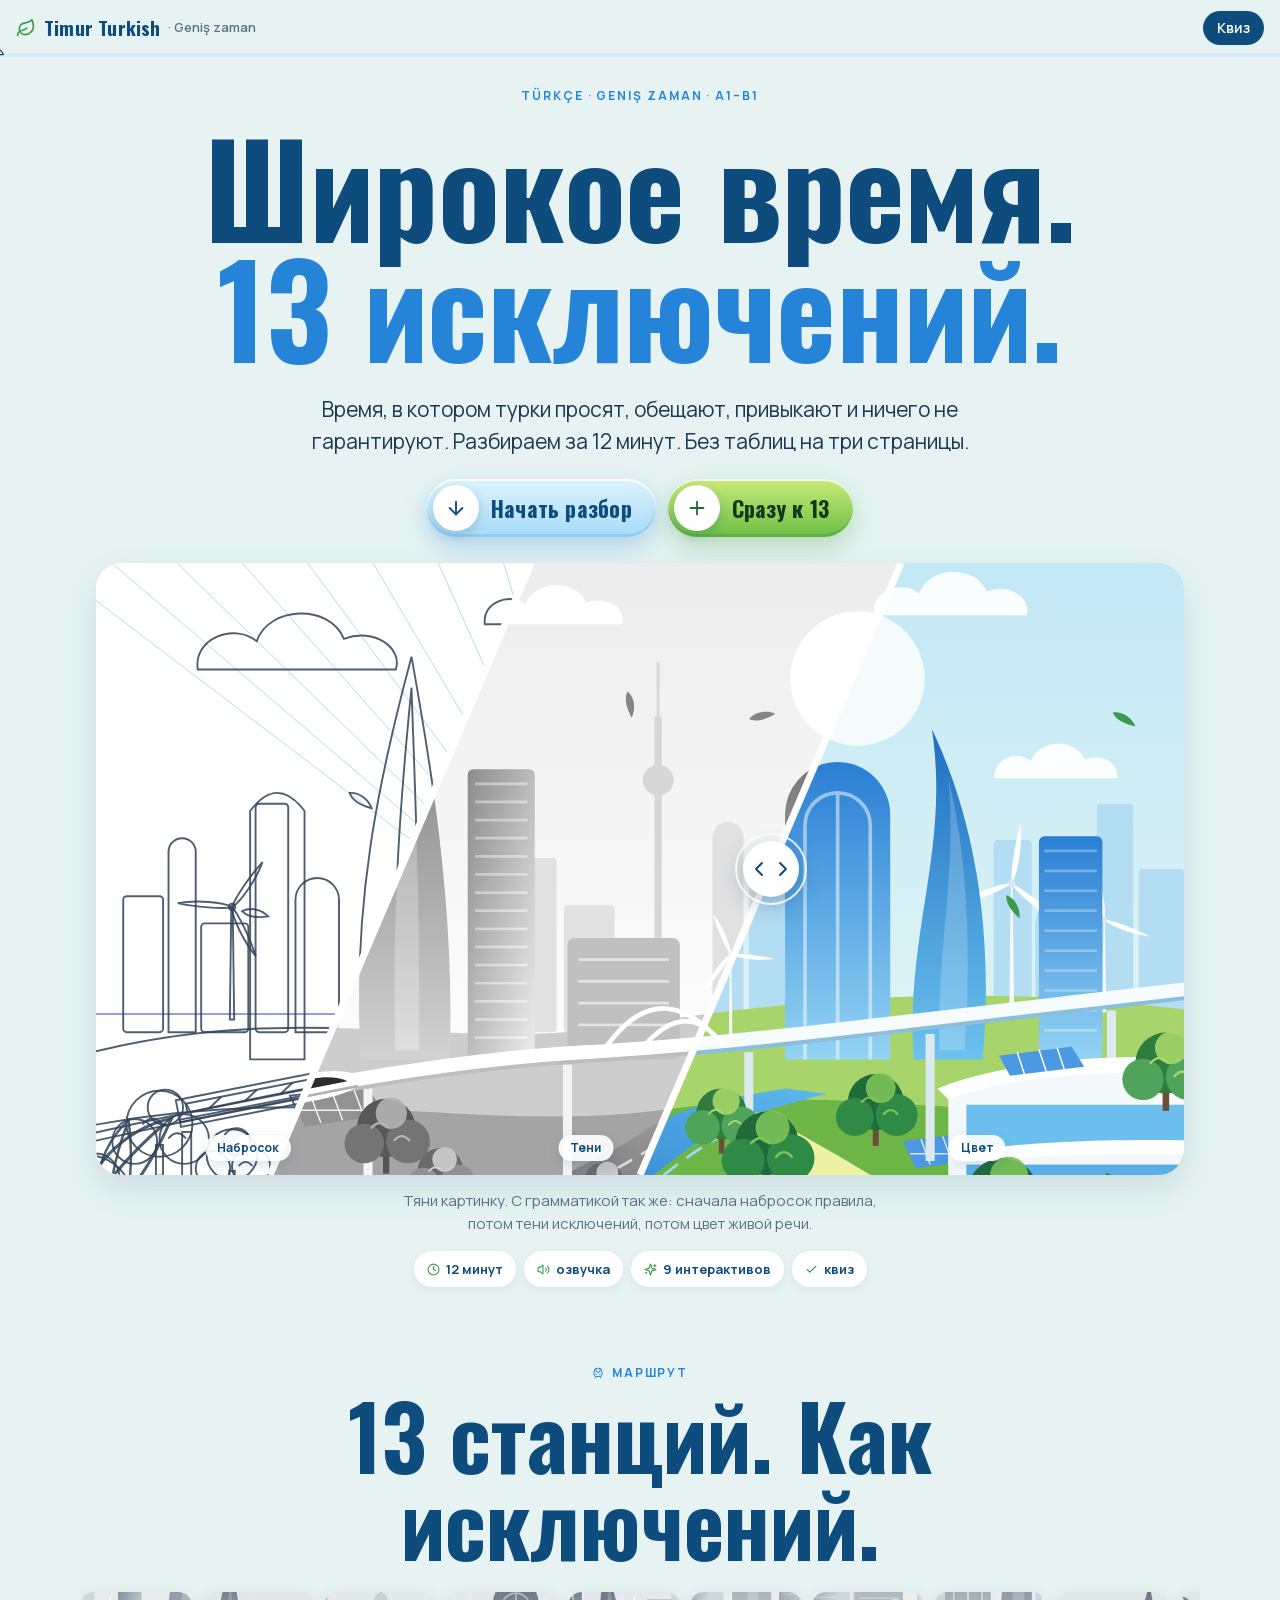
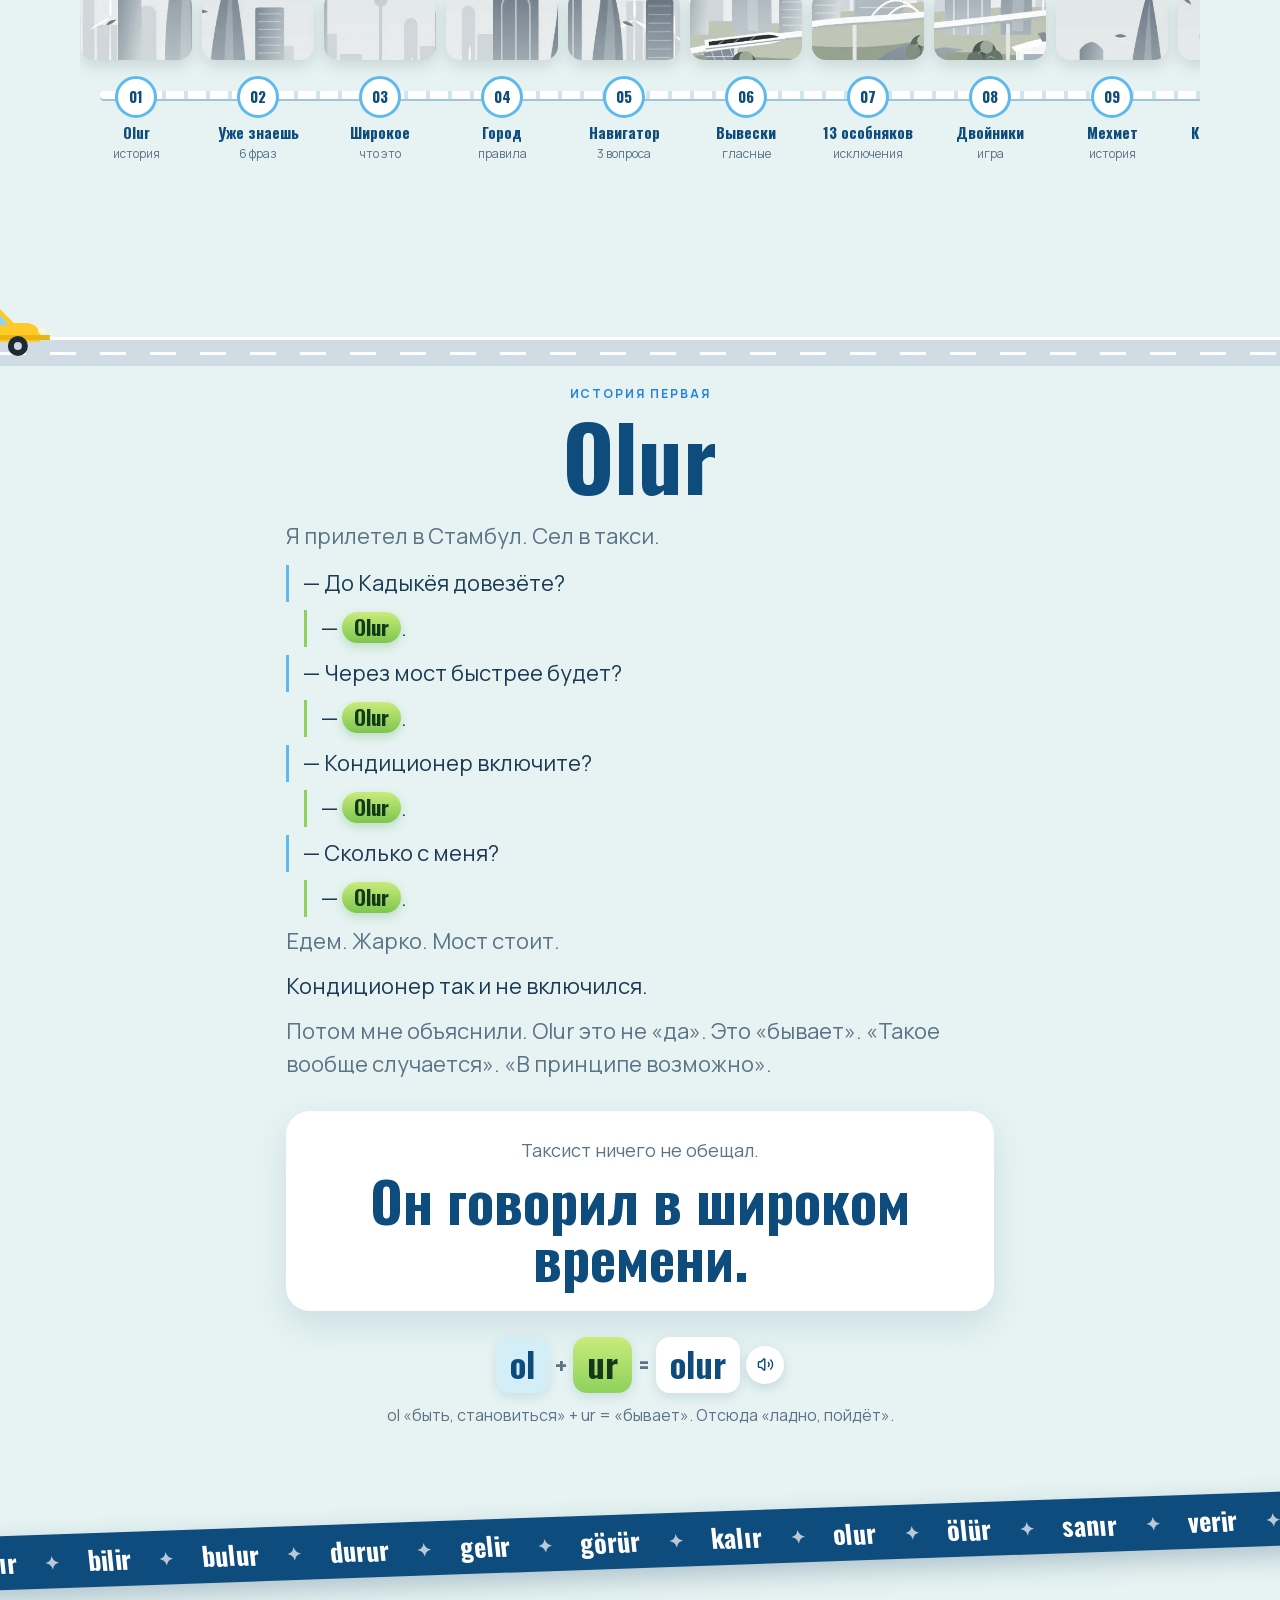
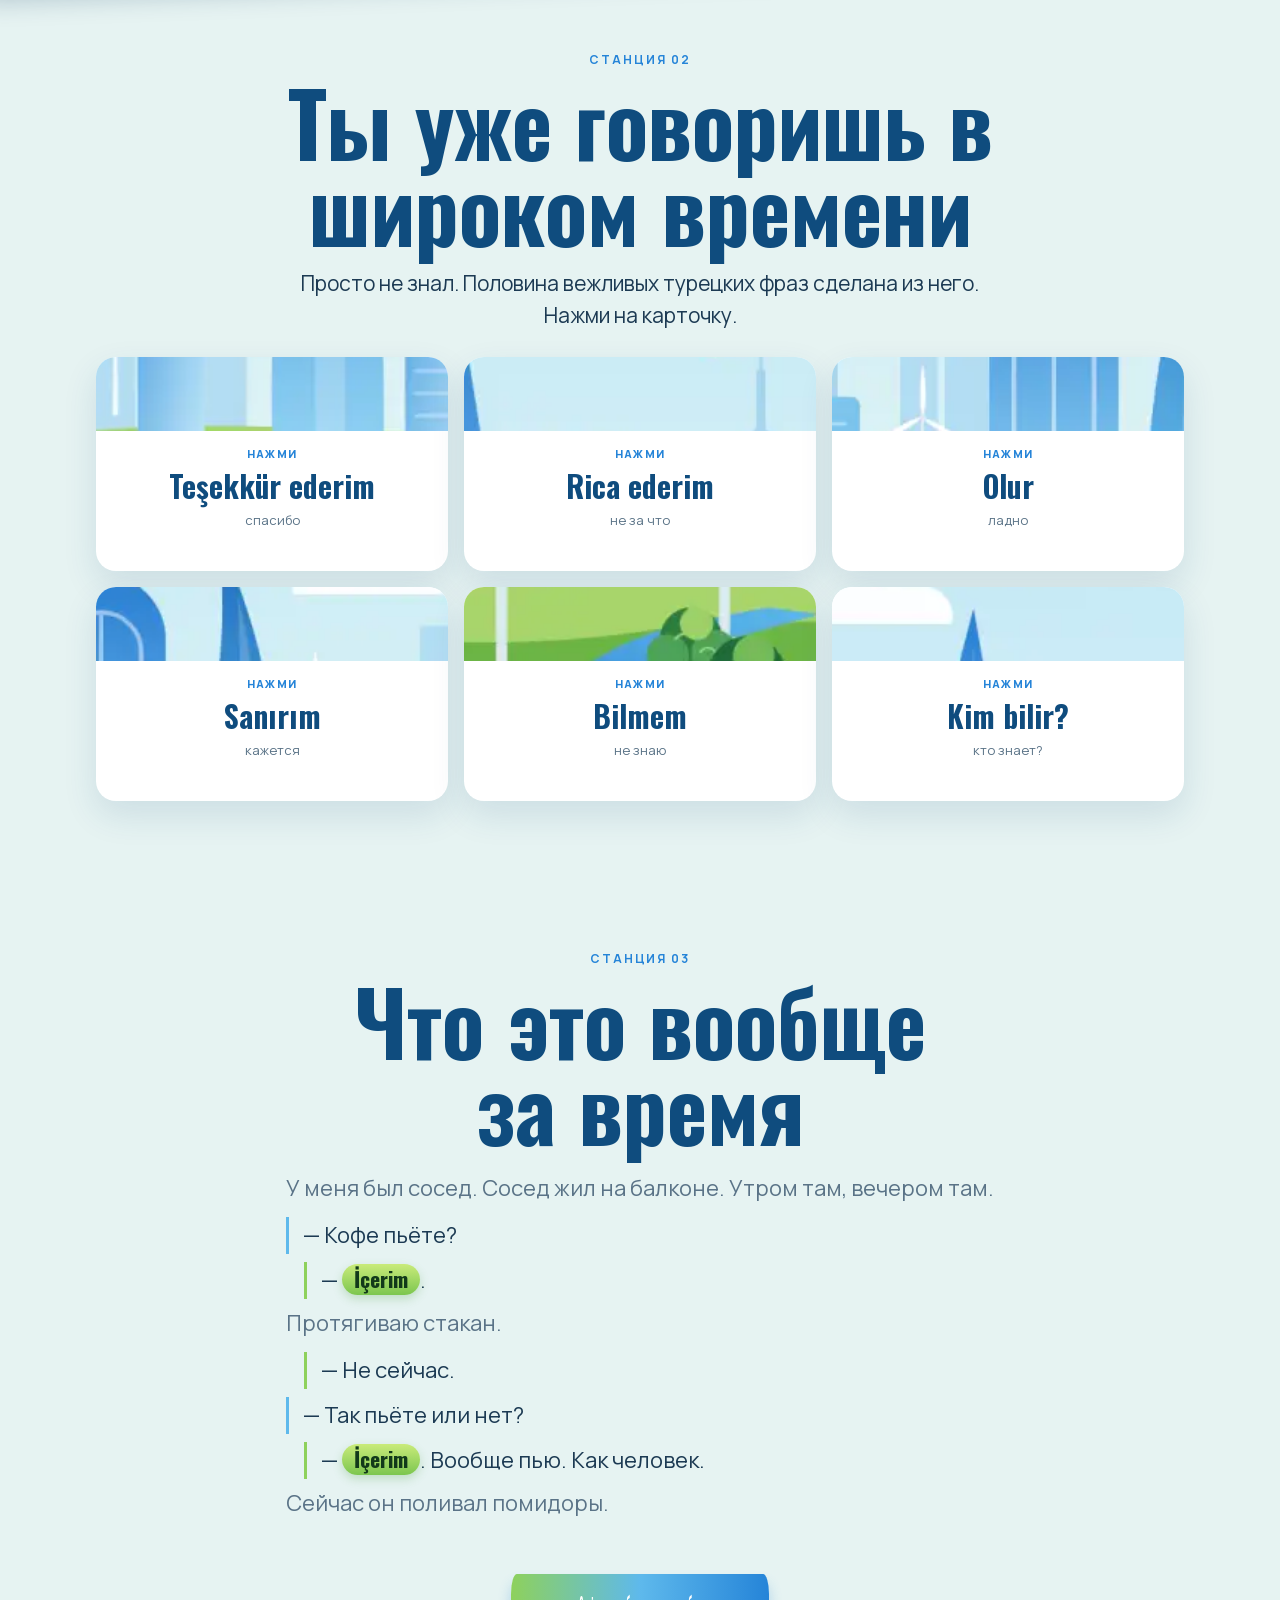
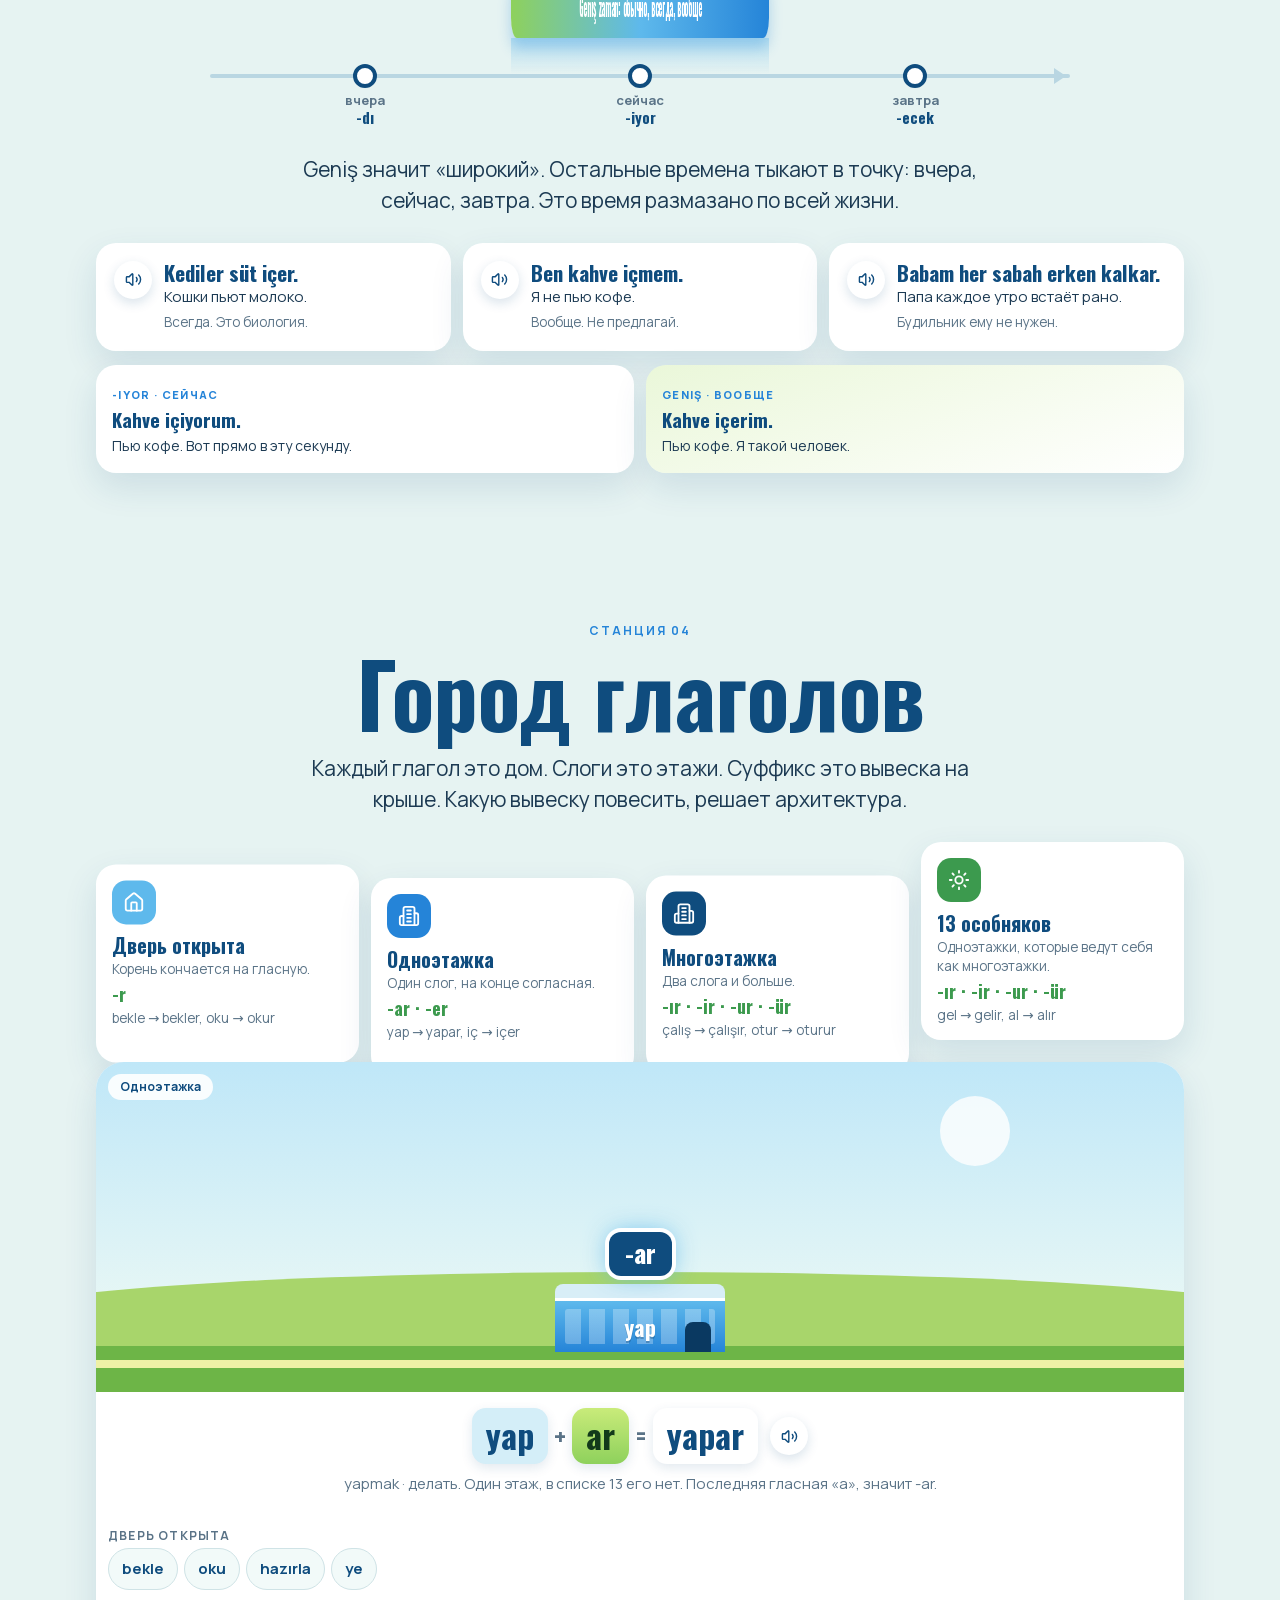
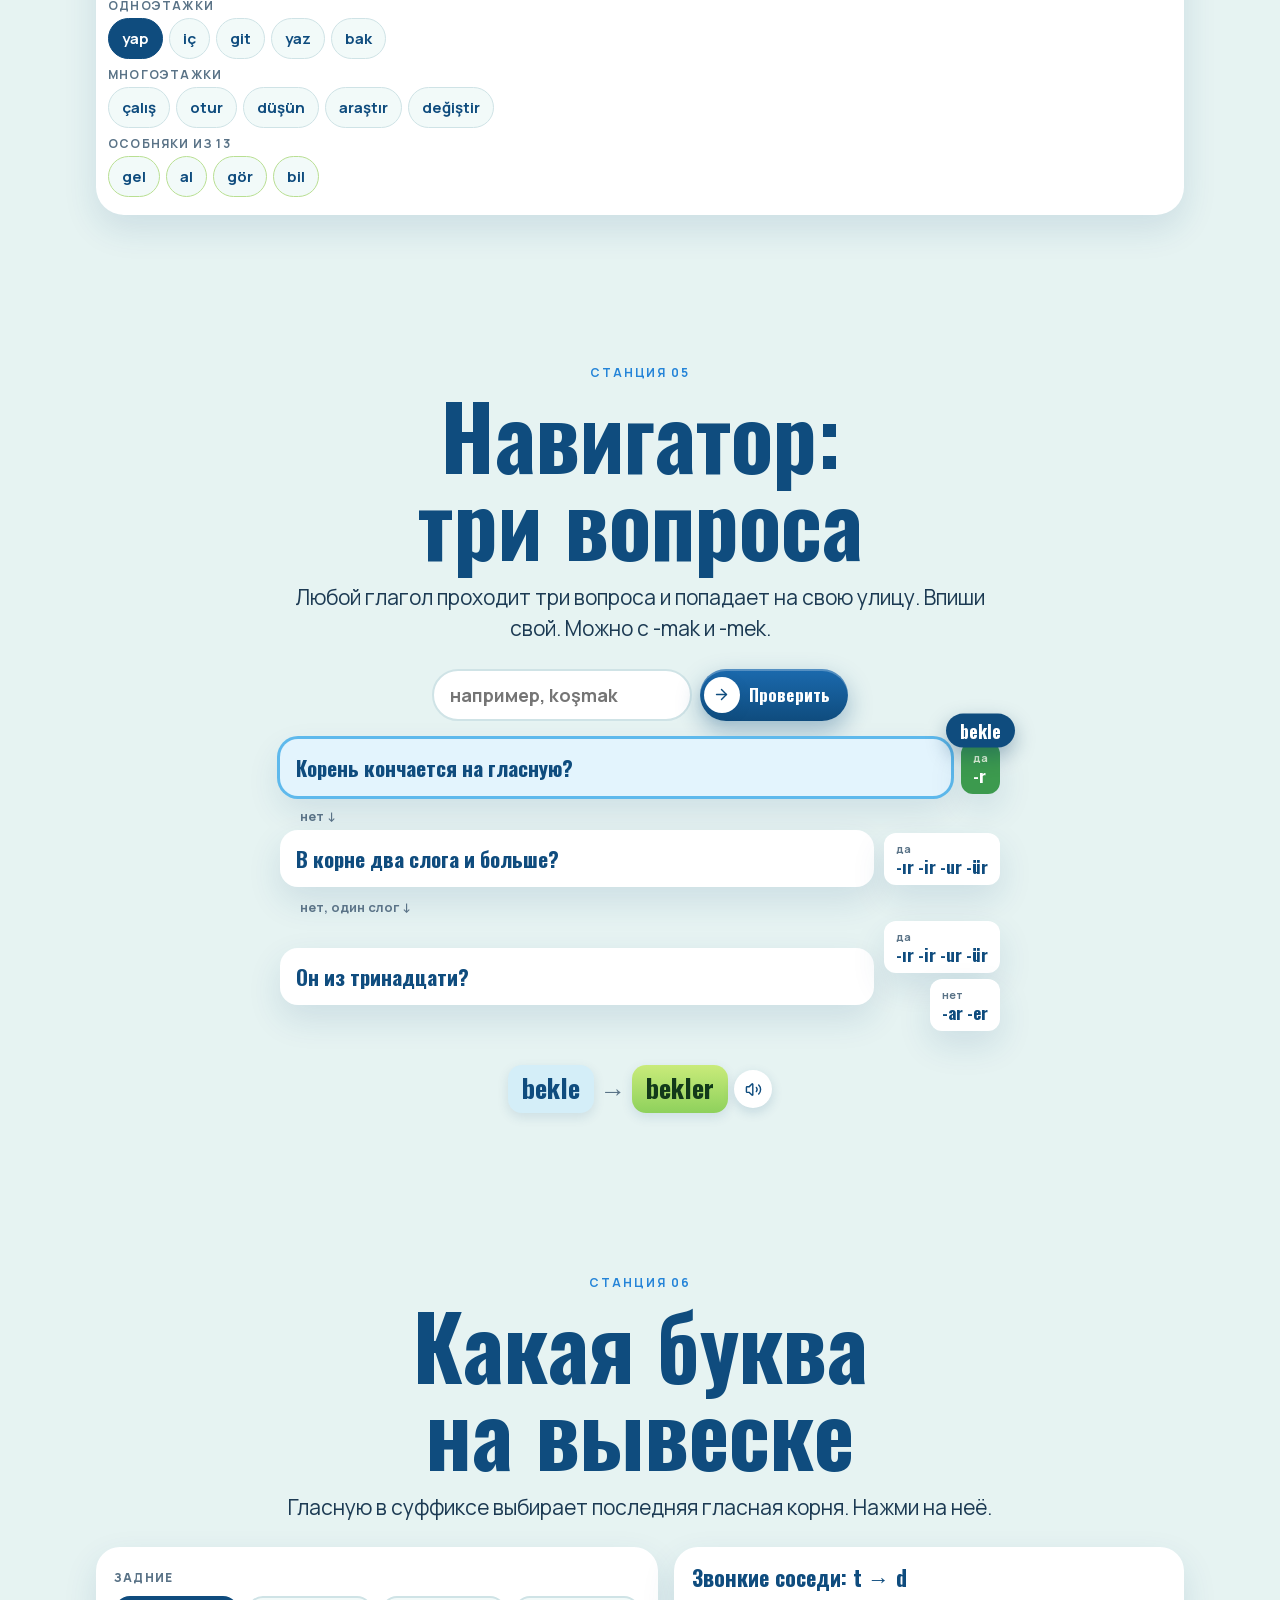
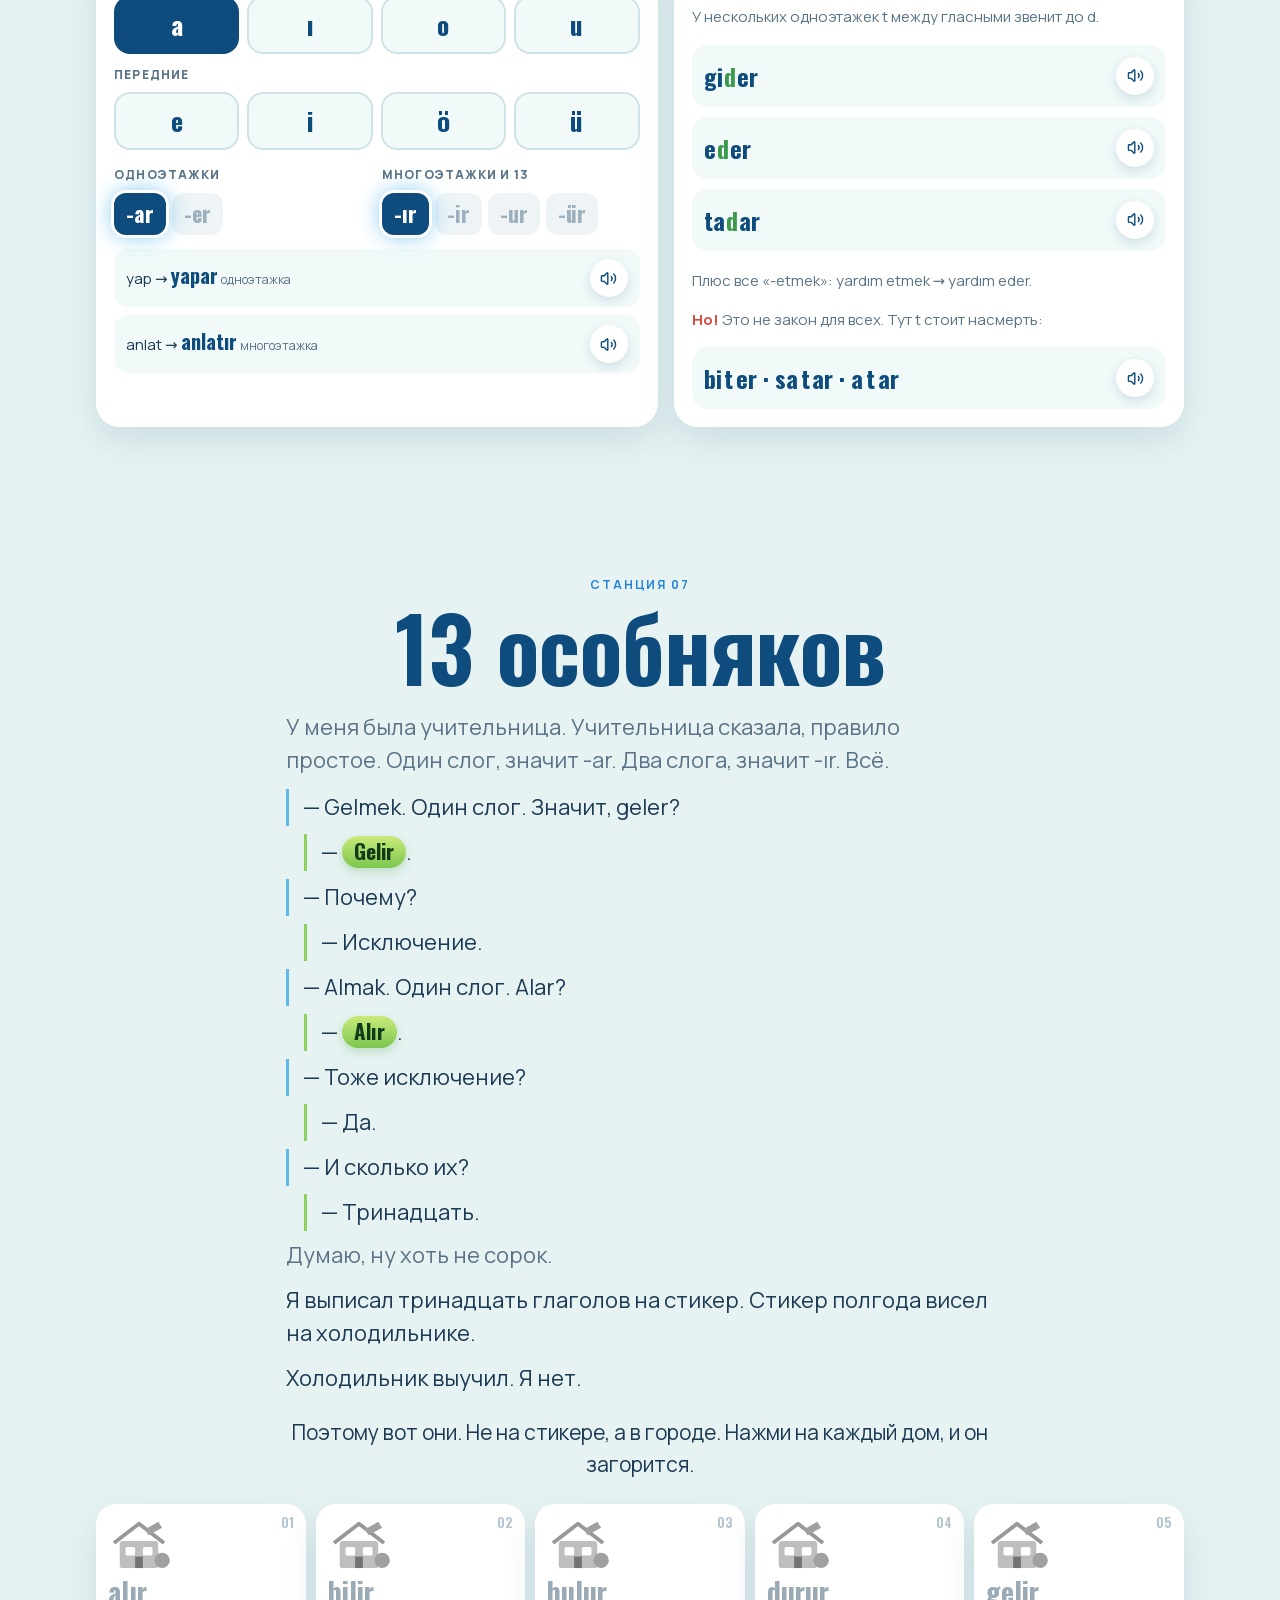
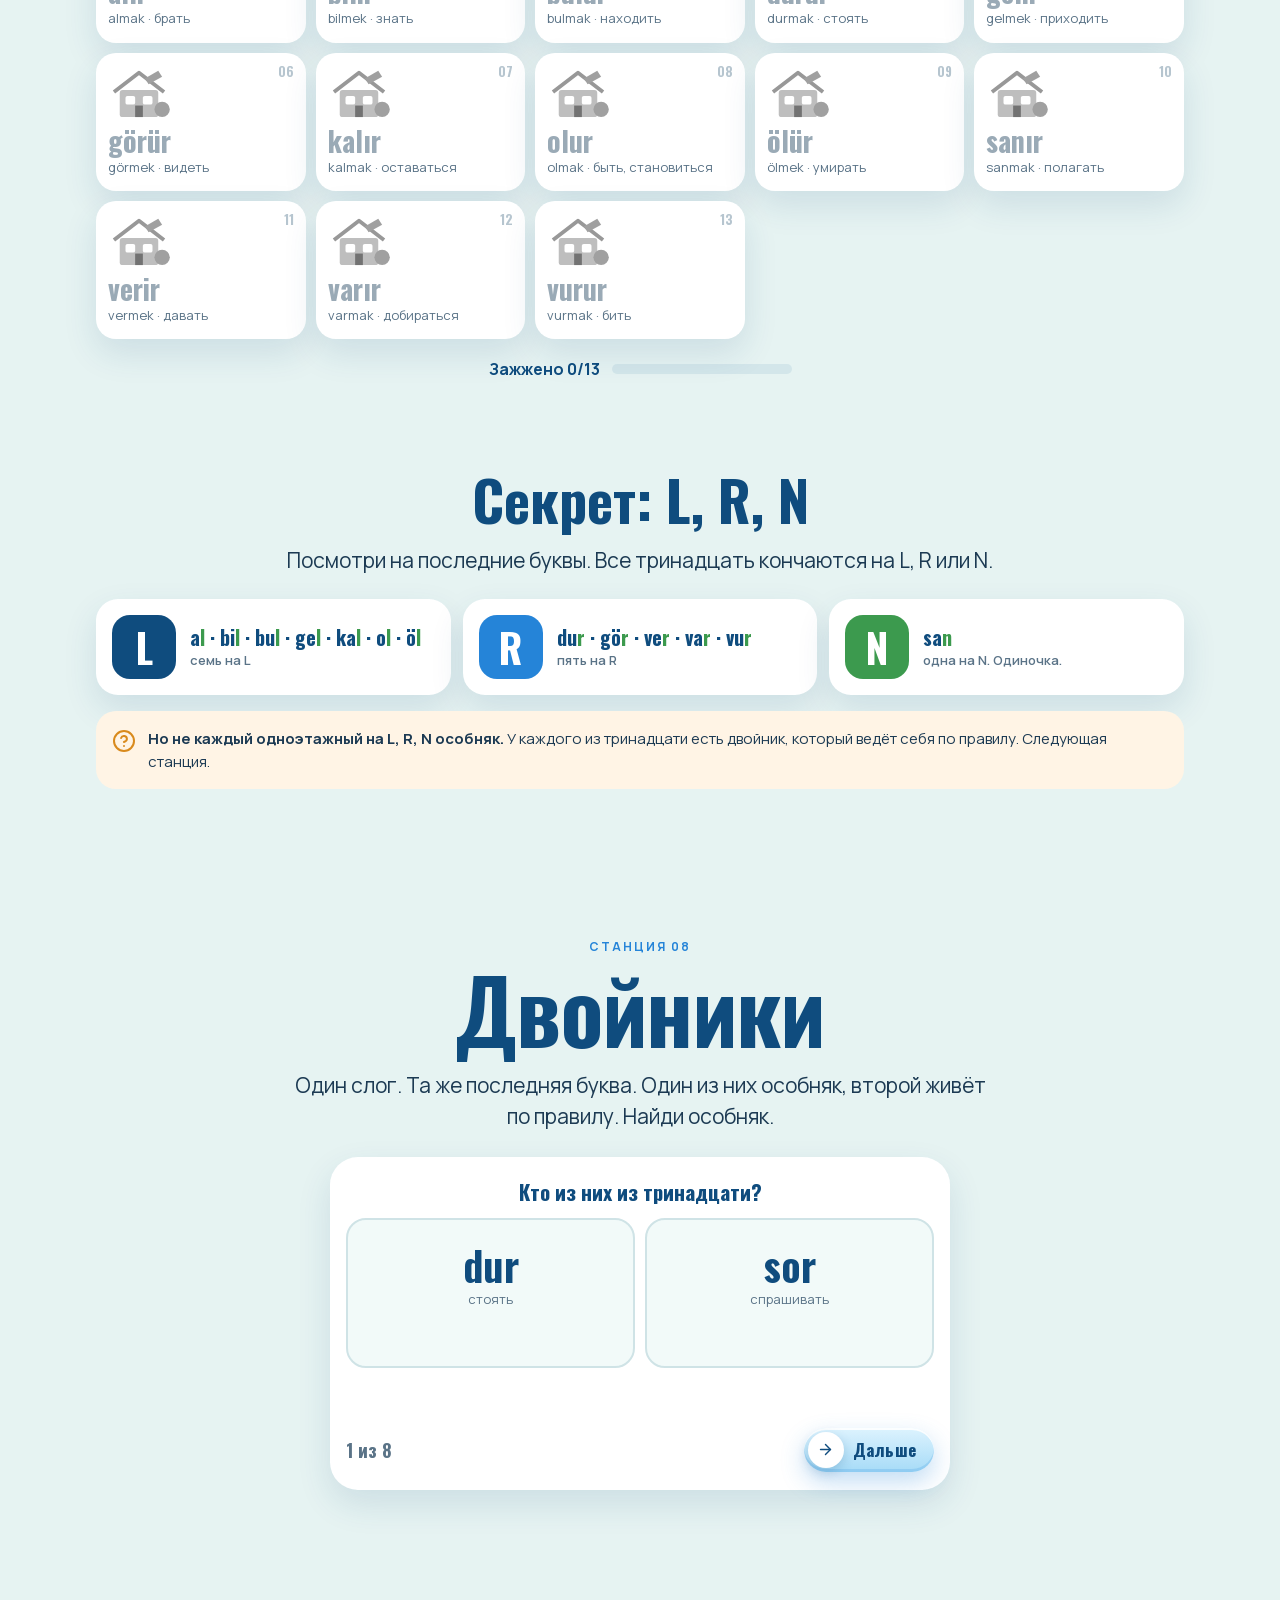
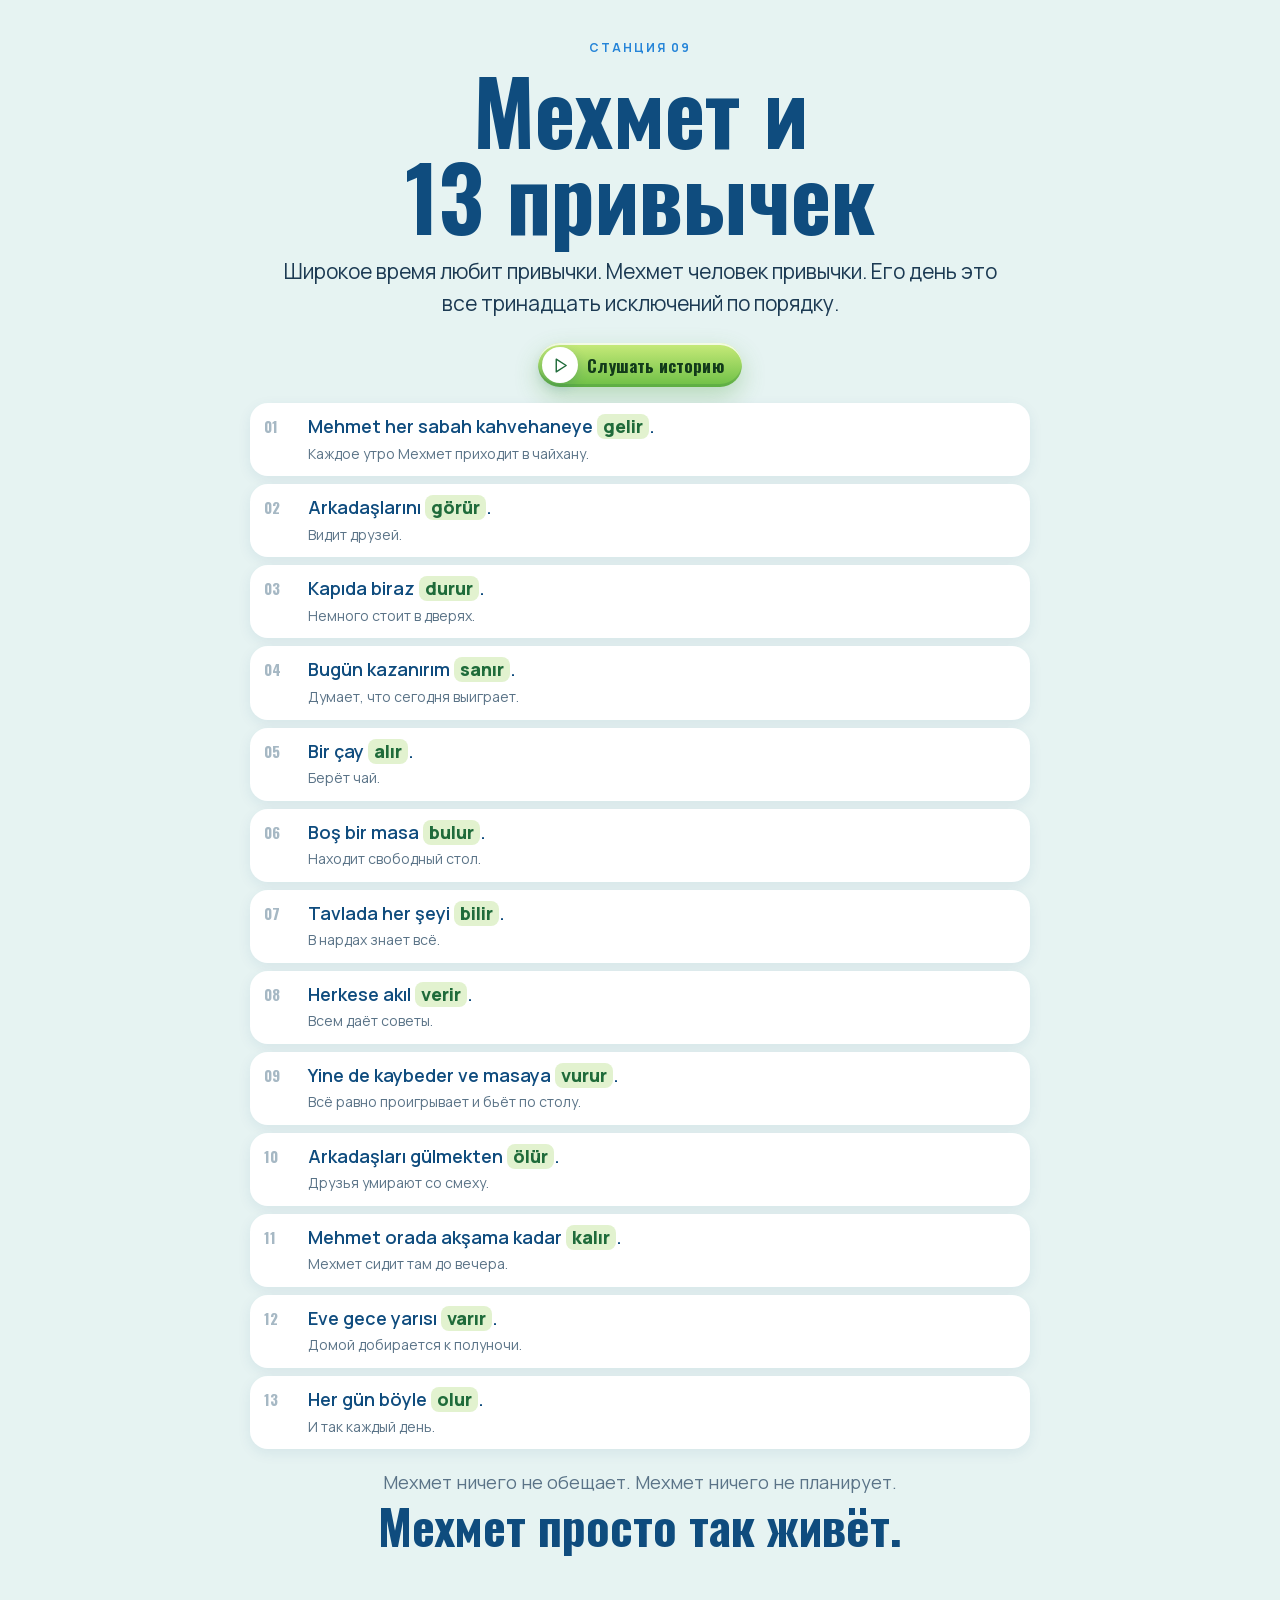
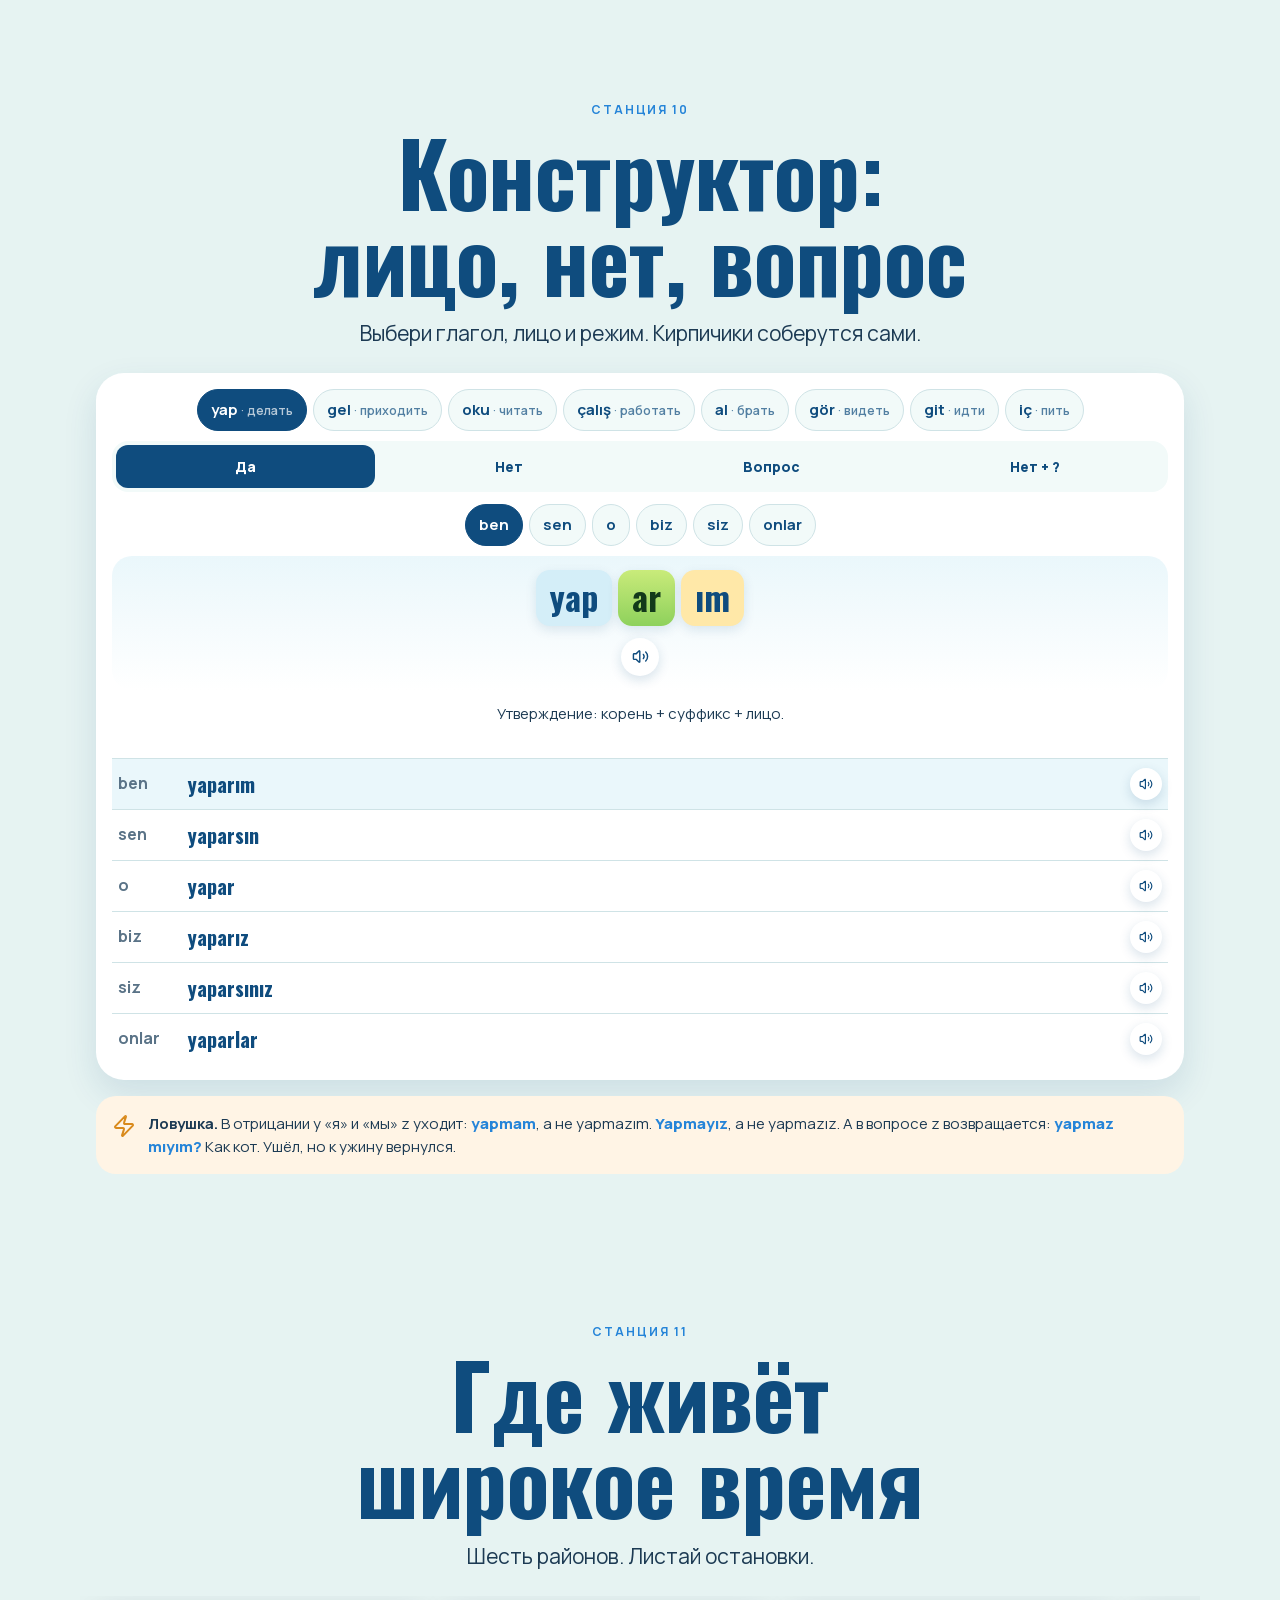
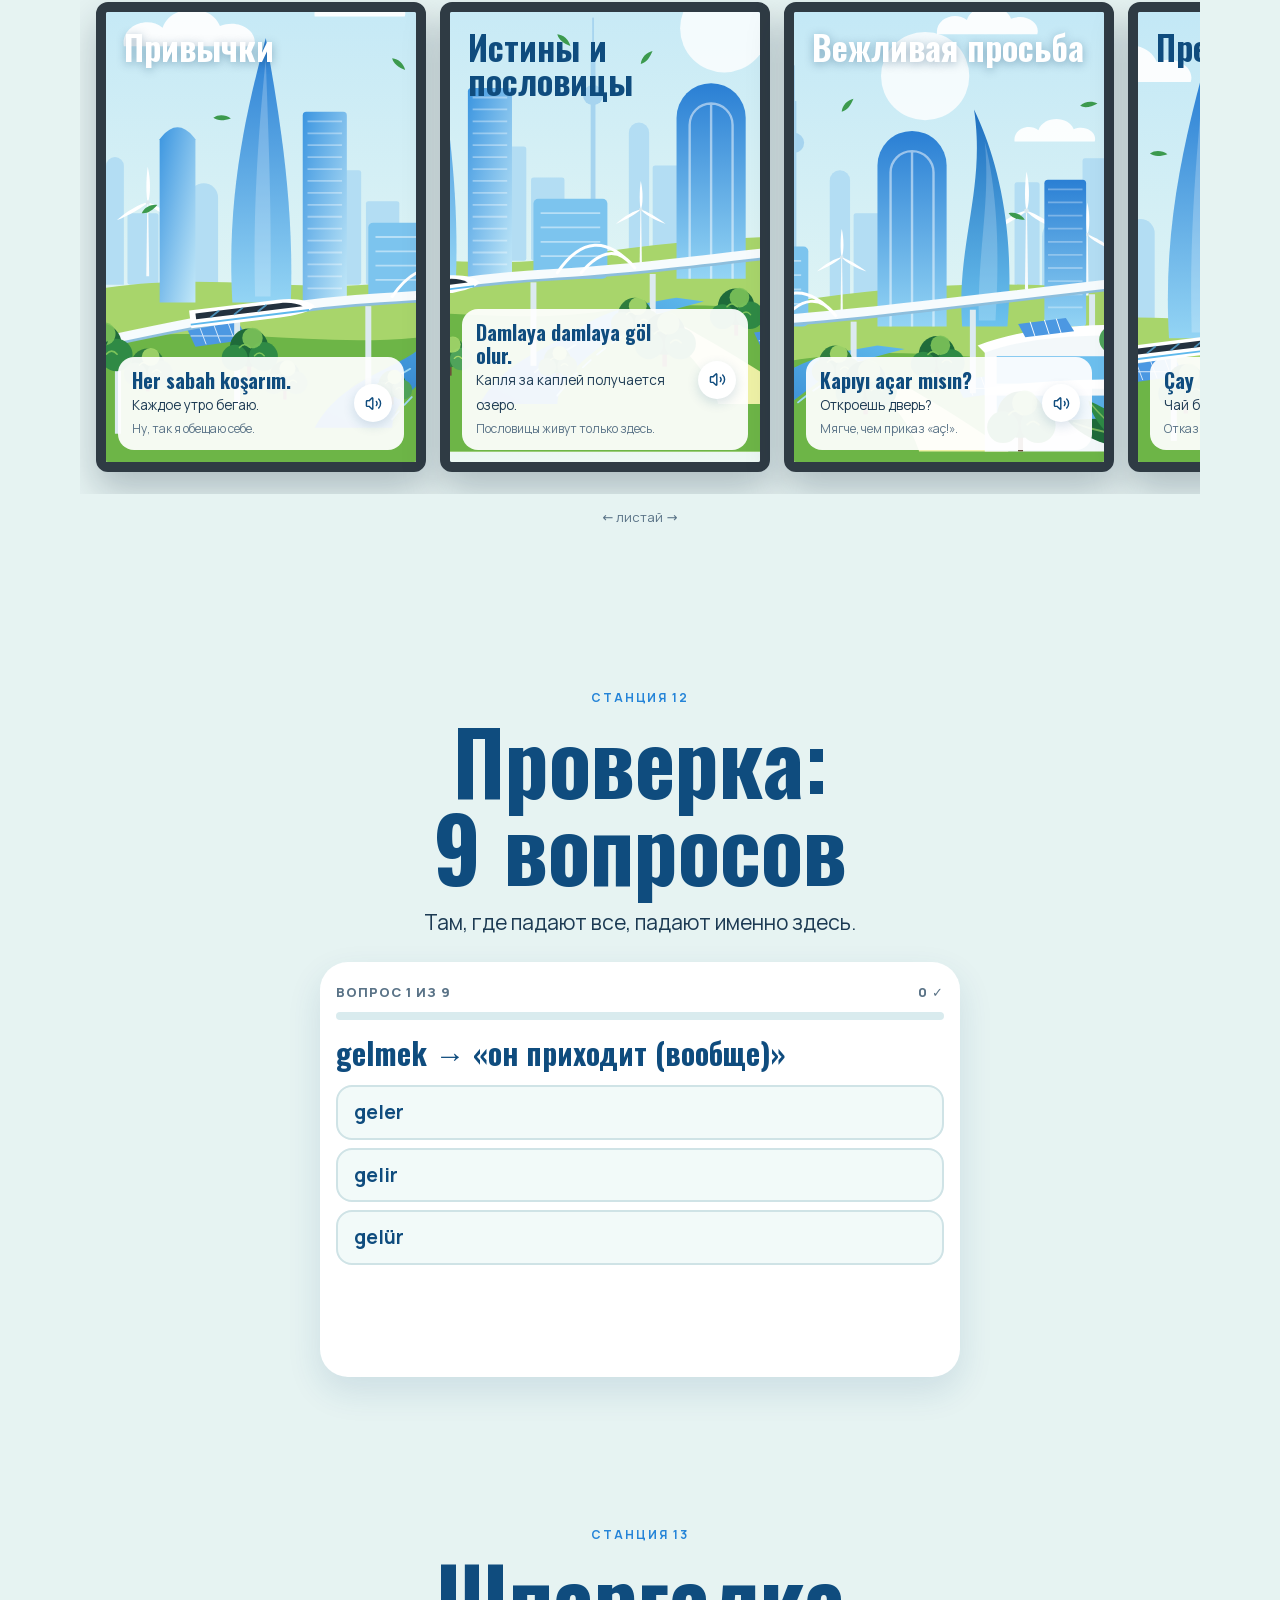
<file: lesson/index.html>
<!doctype html>
<html lang="ru" data-base="../">
<head>
<meta charset="utf-8">
<meta name="viewport" content="width=device-width,initial-scale=1,viewport-fit=cover">
<meta name="description" content="Geniş zaman без таблиц: истории, город глаголов, 13 исключений, конструктор, квиз и озвучка. Timur Turkish.">
<meta name="theme-color" content="#E6F3F2">
<meta property="og:type" content="website">
<meta property="og:title" content="Широкое время в турецком: правила и 13 исключений">
<meta property="og:description" content="Geniş zaman без таблиц: истории, город глаголов, 13 исключений, конструктор, квиз и озвучка. Timur Turkish.">
<meta property="og:image" content="https://stellasdeutsch-dev.github.io/turkce-genis-zaman/assets/media/cover.jpg">
<meta property="og:image:width" content="1200">
<meta property="og:image:height" content="630">
<meta name="twitter:card" content="summary_large_image">
<meta name="twitter:image" content="https://stellasdeutsch-dev.github.io/turkce-genis-zaman/assets/media/cover.jpg">
<link rel="icon" href="data:image/svg+xml,%3Csvg xmlns='http://www.w3.org/2000/svg' viewBox='0 0 64 64'%3E%3Crect width='64' height='64' rx='16' fill='%230F4C7E'/%3E%3Cpath d='M14 40C22 22 40 14 52 16C46 32 30 44 14 40Z' fill='%238ED15C'/%3E%3C/svg%3E">
<script defer src="../assets/gsap-bundle.min.js"></script>
<title>Широкое время в турецком: правила и 13 исключений</title>
<link rel="preload" href="../assets/fonts/oswald-700-cyrillic.woff2" as="font" type="font/woff2" crossorigin>
<link rel="preload" href="../assets/fonts/manrope-400-800-cyrillic.woff2" as="font" type="font/woff2" crossorigin>
<style>
@font-face{font-family: 'Manrope';font-style: normal;font-weight: 400 800;font-display: swap;src: url(../assets/fonts/manrope-400-800-cyrillic.woff2) format('woff2');unicode-range: U+0301, U+0400-045F, U+0490-0491, U+04B0-04B1, U+2116;}
@font-face{font-family: 'Manrope';font-style: normal;font-weight: 400 800;font-display: swap;src: url(../assets/fonts/manrope-400-800-latin-ext.woff2) format('woff2');unicode-range: U+0100-02BA, U+02BD-02C5, U+02C7-02CC, U+02CE-02D7, U+02DD-02FF, U+0304, U+0308, U+0329, U+1D00-1DBF, U+1E00-1E9F, U+1EF2-1EFF, U+2020, U+20A0-20AB, U+20AD-20C4, U+2113, U+2C60-2C7F, U+A720-A7FF;}
@font-face{font-family: 'Manrope';font-style: normal;font-weight: 400 800;font-display: swap;src: url(../assets/fonts/manrope-400-800-latin.woff2) format('woff2');unicode-range: U+0000-00FF, U+0131, U+0152-0153, U+02BB-02BC, U+02C6, U+02DA, U+02DC, U+0304, U+0308, U+0329, U+2000-206F, U+20AC, U+2122, U+2191, U+2193, U+2212, U+2215, U+FEFF, U+FFFD;}
@font-face{font-family: 'Oswald';font-style: normal;font-weight: 500;font-display: swap;src: url(../assets/fonts/oswald-700-cyrillic.woff2) format('woff2');unicode-range: U+0301, U+0400-045F, U+0490-0491, U+04B0-04B1, U+2116;}
@font-face{font-family: 'Oswald';font-style: normal;font-weight: 500;font-display: swap;src: url(../assets/fonts/oswald-700-latin-ext.woff2) format('woff2');unicode-range: U+0100-02BA, U+02BD-02C5, U+02C7-02CC, U+02CE-02D7, U+02DD-02FF, U+0304, U+0308, U+0329, U+1D00-1DBF, U+1E00-1E9F, U+1EF2-1EFF, U+2020, U+20A0-20AB, U+20AD-20C4, U+2113, U+2C60-2C7F, U+A720-A7FF;}
@font-face{font-family: 'Oswald';font-style: normal;font-weight: 500;font-display: swap;src: url(../assets/fonts/oswald-700-latin.woff2) format('woff2');unicode-range: U+0000-00FF, U+0131, U+0152-0153, U+02BB-02BC, U+02C6, U+02DA, U+02DC, U+0304, U+0308, U+0329, U+2000-206F, U+20AC, U+2122, U+2191, U+2193, U+2212, U+2215, U+FEFF, U+FFFD;}
@font-face{font-family: 'Oswald';font-style: normal;font-weight: 700;font-display: swap;src: url(../assets/fonts/oswald-700-cyrillic.woff2) format('woff2');unicode-range: U+0301, U+0400-045F, U+0490-0491, U+04B0-04B1, U+2116;}
@font-face{font-family: 'Oswald';font-style: normal;font-weight: 700;font-display: swap;src: url(../assets/fonts/oswald-700-latin-ext.woff2) format('woff2');unicode-range: U+0100-02BA, U+02BD-02C5, U+02C7-02CC, U+02CE-02D7, U+02DD-02FF, U+0304, U+0308, U+0329, U+1D00-1DBF, U+1E00-1E9F, U+1EF2-1EFF, U+2020, U+20A0-20AB, U+20AD-20C4, U+2113, U+2C60-2C7F, U+A720-A7FF;}
@font-face{font-family: 'Oswald';font-style: normal;font-weight: 700;font-display: swap;src: url(../assets/fonts/oswald-700-latin.woff2) format('woff2');unicode-range: U+0000-00FF, U+0131, U+0152-0153, U+02BB-02BC, U+02C6, U+02DA, U+02DC, U+0304, U+0308, U+0329, U+2000-206F, U+20AC, U+2122, U+2191, U+2193, U+2212, U+2215, U+FEFF, U+FFFD;}
:root{--bg:#E6F3F2;--bg2:#F2FAF9;--card:#fff;--navy:#0F4C7E;--navy2:#0A3961;--ink:#1C3A53;--mute:#5A7387;--blue:#2584D8;--sky:#5EB9EC;--ice:#D4EEF8;--green:#3C9A4E;--leaf:#1F6B3A;--lime:#C3DA52;--yel:#EEF1A6;--pink:#E9A7A7;--red:#D9483B;--line:#CFE3E6;--fh:'Oswald','Arial Narrow',Impact,sans-serif;--fb:'Manrope',system-ui,-apple-system,'Segoe UI',sans-serif;--gut:16px;--r:24px;--sh:0 14px 34px rgba(15,76,126,.12)}
*{box-sizing:border-box}
html{background:var(--bg);color:var(--ink);font:400 16px/1.55 var(--fb);-webkit-text-size-adjust:100%;scroll-behavior:smooth;scroll-padding-top:64px}
body{margin:0;background:var(--bg)}
main{overflow-x:clip}
img,video{max-width:100%;display:block}
a{color:inherit}
button{font:inherit;color:inherit;cursor:pointer;border:0;background:none;padding:0;-webkit-tap-highlight-color:transparent}
.wrap{max-width:1120px;margin:0 auto;padding:0 var(--gut)}
.narrow{max-width:740px}
section{padding:76px 0;position:relative}
.ic{width:1em;height:1em;stroke:currentColor;fill:none;stroke-width:2;stroke-linecap:round;stroke-linejoin:round;flex:none;display:inline-block;vertical-align:-.14em}
.eyb{font:700 12px/1 var(--fb);letter-spacing:.16em;text-transform:uppercase;color:var(--blue);display:flex;gap:8px;align-items:center;justify-content:center}
.mega{font:700 clamp(46px,13.4vw,128px)/.94 var(--fh);color:var(--navy);margin:.18em 0 .22em;letter-spacing:-.006em}
.mega .ln{display:block}
.h2{font:700 clamp(38px,10.4vw,88px)/.98 var(--fh);color:var(--navy);text-align:center;margin:12px auto 18px;max-width:15ch;text-wrap:balance}
.h2 .wd{display:inline-block}
.lede{font-size:clamp(17px,4.5vw,21px);line-height:1.5;color:var(--ink);max-width:34em;margin:0 auto 10px;text-align:center}
.cap{font:600 clamp(17px,4.6vw,24px)/1.2 var(--fb);color:#2A79C2;text-align:center;margin:16px 0 0}
.tw{color:var(--blue);font-weight:800}
.ok{color:var(--green);font-weight:800}
mark{background:none;color:inherit}
.say{width:38px;height:38px;border-radius:50%;background:#fff;color:var(--navy);display:inline-grid;place-items:center;box-shadow:0 4px 12px rgba(15,76,126,.16);flex:none;font-size:17px;transition:background .2s,color .2s}
.say.on{background:var(--blue);color:#fff}
.no-tts .say{display:none}
/* pills */
.pill{display:inline-flex;align-items:center;gap:12px;padding:6px 24px 6px 6px;border-radius:999px;font:600 clamp(18px,4.8vw,22px)/1 var(--fh);letter-spacing:.01em;color:var(--navy);text-decoration:none;background:linear-gradient(180deg,#DDF3FE 0%,#A6DBF7 100%);box-shadow:0 10px 24px rgba(37,132,216,.28),inset 0 2px 0 rgba(255,255,255,.9),inset 0 -3px 0 rgba(37,132,216,.18);transition:scale .2s,box-shadow .2s}
.pill:hover{scale:1.03}.pill:active{scale:.97}
.pill .pc{width:46px;height:46px;border-radius:50%;background:#fff;display:grid;place-items:center;box-shadow:0 4px 12px rgba(15,76,126,.2);font-size:22px;color:var(--navy)}
.pill.green{background:linear-gradient(180deg,#C9EB7A 0%,#6CBF45 100%);color:#123A1A;box-shadow:0 10px 24px rgba(76,160,60,.3),inset 0 2px 0 rgba(255,255,255,.8),inset 0 -3px 0 rgba(31,107,58,.2)}
.pill.green .pc{color:#1F6B3A}
.pill.sm{font-size:17px;padding:4px 18px 4px 4px;gap:9px}.pill.sm .pc{width:36px;height:36px;font-size:17px}
.pill.navy{background:linear-gradient(180deg,#1B6AAE,#0F4C7E);color:#fff;box-shadow:0 10px 24px rgba(15,76,126,.35),inset 0 2px 0 rgba(255,255,255,.25)}
.ctas{display:flex;flex-wrap:wrap;gap:12px;justify-content:center;margin:22px 0 6px}
/* top bar */
.bar{position:sticky;top:0;z-index:50;background:rgba(230,243,242,.92);border-bottom:1px solid var(--line);height:56px;display:flex;align-items:center;justify-content:space-between;padding:0 var(--gut)}
@media(min-width:900px){.bar{backdrop-filter:blur(10px);-webkit-backdrop-filter:blur(10px);background:rgba(230,243,242,.78)}}
.logo{display:flex;align-items:center;gap:8px;text-decoration:none;color:var(--navy);font:700 19px/1 var(--fh);letter-spacing:.01em}
.logo .ic{color:var(--green);font-size:20px}
.logo span{font:600 13px/1 var(--fb);color:var(--mute);letter-spacing:0}
@media(max-width:380px){.logo span{display:none}}
.bar-cta{font:600 14px/1 var(--fb);text-decoration:none;color:#fff;background:var(--navy);padding:10px 14px;border-radius:99px;white-space:nowrap}
.rail{position:absolute;left:0;right:0;bottom:-2px;height:4px;background:#d9ebee}
.rail i{position:absolute;left:0;top:0;bottom:0;width:calc(var(--p,0)*100%);background:linear-gradient(90deg,var(--sky),var(--green))}
.rail svg{position:absolute;top:-8px;left:calc(var(--p,0)*100% - 30px);width:34px;height:14px}
/* hero */
.hero{padding:34px 0 40px;text-align:center}
.hero .lede{margin-top:6px}
.hero-h .ln{animation:rise .9s cubic-bezier(.2,.8,.2,1) both}
.hero-h .ln+.ln{animation-delay:.12s;color:var(--blue)}
.hero .lede,.hero .ctas{animation:rise .9s .25s cubic-bezier(.2,.8,.2,1) both}
@keyframes rise{from{opacity:0;transform:translateY(36%) rotate(1.5deg)}to{opacity:1;transform:none}}
.art{position:relative;aspect-ratio:4/5;border-radius:26px;overflow:hidden;background:#fff;box-shadow:var(--sh);touch-action:pan-y;user-select:none;-webkit-user-select:none;margin-top:26px;animation:rise 1s .35s cubic-bezier(.2,.8,.2,1) both;cursor:ew-resize}
@media(min-width:760px){.art{aspect-ratio:16/9}}
.lay{position:absolute;inset:0}
.scene{width:100%;height:100%;display:block}
.lay-sk{background:#fff}
.lay-gr{filter:grayscale(1) contrast(1.05) brightness(1.03)}
.scene .skonly{display:none}
.lay-sk .scene .skonly{display:inline}
.lay-sk .scene .nosk,.lay-sk .scene .sun{display:none}
.lay-sk .scene *{fill:none!important;stroke:#2E4357!important;stroke-width:2.1px!important;stroke-opacity:.85!important;opacity:1!important}
.lay-sk .scene .skonly line{stroke:#9EDCE0!important;stroke-width:1.1px!important}
.lay-sk .scene .skonly .hz{stroke:#5866D8!important;stroke-width:1.6px!important}
.split{position:absolute;inset:0;width:100%;height:100%;pointer-events:none}
.split line{stroke:#fff;stroke-width:7;vector-effect:non-scaling-stroke}
.knob{position:absolute;top:50%;left:50%;width:56px;height:56px;margin:-28px 0 0 -28px;border-radius:50%;background:#fff;color:var(--navy);display:grid;place-items:center;font-size:24px;box-shadow:0 8px 24px rgba(10,57,97,.3);z-index:3}
.knob::after{content:"";position:absolute;inset:-8px;border-radius:50%;border:2px solid rgba(255,255,255,.8);animation:pulse 1.8s infinite}
@keyframes pulse{from{scale:.8;opacity:1}to{scale:1.35;opacity:0}}
.zl{position:absolute;bottom:14px;left:0;translate:-50% 0;padding:7px 12px;border-radius:99px;background:rgba(255,255,255,.9);font:700 12px/1 var(--fb);color:var(--navy);white-space:nowrap;box-shadow:0 4px 12px rgba(15,76,126,.15);transition:opacity .2s;z-index:2}
.hint{font-size:15px;color:var(--mute);max-width:34em;margin:14px auto 0}
.meta{display:flex;flex-wrap:wrap;justify-content:center;gap:8px;margin-top:16px}
.meta span{display:inline-flex;align-items:center;gap:6px;background:#fff;border-radius:99px;padding:8px 13px;font-size:13px;font-weight:700;color:var(--navy);box-shadow:0 3px 10px rgba(15,76,126,.08)}
.meta .ic{color:var(--green)}
/* route */
.route{padding:40px 0 30px}
.rt{position:relative;overflow-x:auto;scroll-snap-type:x mandatory;margin:0 calc(-1*var(--gut));padding:10px var(--gut) 18px;scrollbar-width:none}
.rt::-webkit-scrollbar{display:none}
.rt ol{list-style:none;margin:0;padding:0;display:flex;gap:10px;position:relative;width:max-content}
.rt ol::before{content:"";position:absolute;left:20px;right:20px;top:99px;height:8px;border-radius:8px;background:repeating-linear-gradient(90deg,#fff 0 18px,#cfe6ee 18px 22px);box-shadow:0 2px 0 #9CC6E0}
.rt li{scroll-snap-align:start;position:relative}
.rt a{display:flex;flex-direction:column;align-items:center;gap:6px;text-decoration:none;width:112px;text-align:center}
.rt-cov{display:block;width:112px;height:68px;border-radius:14px;background:#cfe6ee url(../assets/media/cover-scene.webp) no-repeat;background-size:420% auto;box-shadow:0 6px 16px rgba(15,76,126,.16);filter:grayscale(.85);transition:filter .4s}
.rt li.on .rt-cov{filter:none}
.rt b{width:42px;height:42px;border-radius:50%;display:grid;place-items:center;background:#fff;border:3px solid var(--sky);color:var(--navy);font:700 15px/1 var(--fh);position:relative;z-index:1;margin-top:10px;transition:background .25s,color .25s,border-color .25s}
.rt li.on b{background:var(--blue);border-color:var(--blue);color:#fff}
.rt span{font:700 15px/1.15 var(--fh);color:var(--navy)}
.rt small{font-size:12px;color:var(--mute);line-height:1.2}
/* story */
.story{font-size:clamp(18px,4.8vw,22px);line-height:1.5;margin:22px auto 0}
.story p{margin:0 0 12px}
.story .nar{color:var(--mute)}
.story .dl{padding:2px 0 2px 14px;border-left:3px solid var(--sky);margin-bottom:8px}
.story .dl.th{border-color:#8ED15C;margin-left:18px}
.ol{display:inline-block;padding:2px 12px 4px;border-radius:99px;background:linear-gradient(180deg,#C9EB7A,#7CC64F);color:#123A1A;font:700 .95em/1.2 var(--fh);box-shadow:0 4px 10px rgba(76,160,60,.25)}
.punch{margin:30px auto 0;padding:26px 22px;border-radius:var(--r);background:#fff;box-shadow:var(--sh);text-align:center}
.punch p{margin:0;font-size:18px;color:var(--mute)}
.punch .big{font:700 clamp(30px,8vw,56px)/1.02 var(--fh);color:var(--navy);margin-top:6px}
.road{height:96px;position:relative;margin-bottom:6px;overflow:hidden}
.road::before{content:"";position:absolute;left:0;right:0;bottom:16px;height:26px;background:#cfdce3;border-top:3px solid #fff}
.road::after{content:"";position:absolute;left:0;right:0;bottom:27px;height:3px;background:repeating-linear-gradient(90deg,#fff 0 26px,transparent 26px 50px)}
.taxi{position:absolute;bottom:22px;left:0;width:150px;height:66px;z-index:1}
.tiles{display:inline-flex;gap:6px;flex-wrap:wrap;justify-content:center;align-items:center}
.tiles i{font:700 clamp(24px,6.4vw,34px)/1 var(--fh);font-style:normal;padding:10px 14px 12px;border-radius:14px;background:#fff;color:var(--navy);box-shadow:0 4px 12px rgba(15,76,126,.12)}
.tiles i.st{background:#D4EEF8}
.tiles i.sf{background:linear-gradient(180deg,#C9EB7A,#8ED15C);color:#123A1A}
.tiles i.en{background:#FFE8A8}
.tiles i.q{background:#F6D3E1;color:#6b1d40}
.tiles i.z{background:#FFD2C9;color:#8a2a17}
.tiles i.gh{background:transparent;box-shadow:none;border:2px dashed #e1a99a;color:#d07c6a;text-decoration:line-through}
.tiles em{font:700 26px/1 var(--fh);color:var(--mute);font-style:normal}
.decomp{text-align:center;margin-top:26px}
.decomp p{margin:10px 0 0;color:var(--mute)}
/* flip cards */
.cards6{display:grid;grid-template-columns:repeat(2,1fr);gap:12px;margin-top:26px}
@media(min-width:760px){.cards6{grid-template-columns:repeat(3,1fr);gap:16px}}
.fc{perspective:900px;height:214px;text-align:center}
.fc-cov{display:block;align-self:stretch;height:74px;margin:-14px -14px 6px;border-radius:20px 20px 0 0;background:#cfe6ee url(../assets/media/cover-scene.webp) no-repeat;background-size:380% auto}
.fci{position:relative;display:block;width:100%;height:100%;transition:transform .6s cubic-bezier(.3,1.3,.5,1);transform-style:preserve-3d}
.fc.on .fci{transform:rotateY(180deg)}
.fcf,.fcb{position:absolute;inset:0;border-radius:20px;backface-visibility:hidden;-webkit-backface-visibility:hidden;display:flex;flex-direction:column;align-items:center;justify-content:center;gap:8px;padding:14px;box-shadow:var(--sh)}
.fcf{background:#fff;justify-content:flex-start}
.fcf b{font:700 clamp(22px,6vw,30px)/1.05 var(--fh);color:var(--navy)}
.fcf small{font-size:13px;color:var(--mute)}
.fcf .tap{font-size:11px;letter-spacing:.12em;text-transform:uppercase;color:var(--blue);font-weight:800}
.fcb{background:linear-gradient(160deg,#1C6FB8,#0F4C7E);color:#fff;transform:rotateY(180deg)}
.fcb .tiles i{font-size:20px;padding:7px 9px 9px;border-radius:10px}
.fcb small{font-size:12.5px;line-height:1.35;color:#d9ecfa}
/* wide timeline */
.tl{position:relative;margin:34px auto 10px;max-width:860px;height:190px}
.tl-axis{position:absolute;left:0;right:0;top:120px;height:4px;border-radius:4px;background:#b9d6e2}
.tl-axis::after{content:"";position:absolute;right:-4px;top:-6px;border:8px solid transparent;border-left:12px solid #b9d6e2}
.tl-lab{position:absolute;top:136px;translate:-50% 0;font-size:13px;font-weight:700;color:var(--mute)}
.tl-dot{position:absolute;top:110px;width:24px;height:24px;margin-left:-12px;border-radius:50%;background:#fff;border:4px solid var(--navy)}
.tl-tag{position:absolute;top:156px;translate:-50% 0;font:700 15px/1 var(--fh);color:var(--navy)}
.tl-band{position:absolute;left:0;right:0;top:20px;height:64px;border-radius:20px;background:linear-gradient(90deg,#8ED15C,#5EB9EC,#2584D8);display:flex;align-items:center;justify-content:center;color:#fff;font:700 clamp(18px,5vw,26px)/1 var(--fh);transform-origin:50% 50%;box-shadow:0 10px 24px rgba(37,132,216,.3);text-align:center;padding:0 12px}
.tl-band::after{content:"";position:absolute;left:0;right:0;bottom:-36px;height:36px;background:linear-gradient(180deg,rgba(94,185,236,.35),transparent)}
.exs{display:grid;gap:12px;margin-top:26px}
@media(min-width:760px){.exs{grid-template-columns:repeat(3,1fr)}}
.ex{background:#fff;border-radius:20px;padding:18px;box-shadow:var(--sh);display:flex;gap:12px;align-items:flex-start}
.ex p{margin:0}.ex .t{font:700 21px/1.15 var(--fh);color:var(--navy)}.ex .r{font-size:15px}.ex .j{font-size:13.5px;color:var(--mute);margin-top:4px}
.vs{display:grid;grid-template-columns:1fr 1fr;gap:12px;margin-top:14px}
.vs>div{border-radius:20px;padding:16px;background:#fff;box-shadow:var(--sh)}
.vs .t{font:700 19px/1.15 var(--fh);color:var(--navy);margin:0 0 4px}
.vs p{margin:0;font-size:14px}
.vs .k{display:inline-block;font-size:11px;letter-spacing:.12em;text-transform:uppercase;font-weight:800;color:var(--blue);margin-bottom:6px}
.vs>div.g{background:linear-gradient(160deg,#EAF7D9,#fff)}
/* legend */
.legend{display:grid;grid-template-columns:1fr 1fr;gap:12px;margin-top:26px}
@media(min-width:900px){.legend{grid-template-columns:repeat(4,1fr)}}
.lg{background:#fff;border-radius:20px;padding:16px;box-shadow:var(--sh)}
.lg .ico{width:44px;height:44px;border-radius:14px;display:grid;place-items:center;font-size:22px;margin-bottom:10px;color:#fff;background:var(--sky)}
.lg:nth-child(2) .ico{background:var(--blue)}.lg:nth-child(3) .ico{background:var(--navy)}.lg:nth-child(4) .ico{background:var(--green)}
.lg h3{font:700 20px/1.1 var(--fh);color:var(--navy);margin:0 0 4px}
.lg .sfx{font:700 18px/1 var(--fh);color:var(--green);margin:6px 0}
.lg p{margin:0;font-size:13.5px;line-height:1.4;color:var(--mute)}
/* verb city builder */
.vc{margin-top:22px;background:#fff;border-radius:28px;box-shadow:var(--sh);overflow:hidden}
.vc-stage{position:relative;height:330px;background:linear-gradient(180deg,#BFE7F8,#EAF8F5 80%);overflow:hidden}
.vc-sun{position:absolute;right:16%;top:34px;width:70px;height:70px;border-radius:50%;background:#fff;opacity:.8}
.vc-hill{position:absolute;left:-10%;right:-10%;bottom:30px;height:90px;border-radius:50% 50% 0 0;background:#A8D56B}
.vc-ground{position:absolute;left:0;right:0;bottom:0;height:46px;background:#6DB547}
.vc-ground::after{content:"";position:absolute;left:0;right:0;top:14px;height:8px;background:#EEF1A6}
.vc-b{position:absolute;bottom:40px;left:50%;width:170px;margin-left:-85px;display:flex;flex-direction:column;align-items:center}
#vcFl{width:100%;position:relative}
.vc-sign{background:var(--navy);color:#fff;font:700 26px/1 var(--fh);padding:8px 16px 10px;border-radius:12px;box-shadow:0 0 0 4px #fff,0 0 24px rgba(94,185,236,.9);margin-bottom:8px;position:relative;z-index:2}
.vc-b.x .vc-sign{background:var(--green);box-shadow:0 0 0 4px #fff,0 0 26px rgba(142,209,92,.95)}
.vc-roof{width:100%;height:14px;border-radius:8px 8px 0 0;background:#D8EEF7;position:relative}
.vc-b.x .vc-roof::before{content:"";position:absolute;left:12px;top:-16px;width:52px;height:16px;background:repeating-linear-gradient(90deg,#4C98E2 0 10px,#fff 10px 11px);transform:skewX(-20deg);border-radius:2px}
.vc-b.x .vc-roof::after{content:"";position:absolute;right:14px;top:-22px;width:30px;height:24px;border-radius:50%;background:#3C9A4E;box-shadow:-12px 6px 0 -2px #6DB547}
.vc-fl{width:100%;height:54px;background:linear-gradient(180deg,#5EB9EC,#2584D8);border-top:3px solid #fff;position:relative;display:flex;align-items:center;justify-content:center;font:700 22px/1 var(--fh);color:#fff;text-shadow:0 2px 0 rgba(10,57,97,.3)}
.vc-fl::before{content:"";position:absolute;inset:8px 10px;background:repeating-linear-gradient(90deg,rgba(255,255,255,.28) 0 16px,transparent 16px 24px);border-radius:3px}
.vc-fl span{position:relative}
.vc-b.x .vc-fl{background:linear-gradient(180deg,#8ED15C,#3C9A4E)}
.vc-door{position:absolute;right:14px;bottom:0;width:26px;height:30px;background:#0A3961;border-radius:8px 8px 0 0;z-index:1;transition:background .3s}
.vc-b.v .vc-door{background:#FFE8A8;box-shadow:0 0 18px #FFE08A}
.vc-tag{position:absolute;left:12px;top:12px;background:rgba(255,255,255,.9);border-radius:99px;padding:7px 12px;font:700 12px/1 var(--fb);color:var(--navy)}
.vc-out{padding:16px 16px 4px;display:flex;align-items:center;justify-content:center;gap:12px;flex-wrap:wrap}
.vc-why{margin:4px 16px 0;text-align:center;font-size:15px;color:var(--mute);min-height:46px}
.vc-chips{padding:12px 12px 18px;display:flex;flex-direction:column;gap:10px}
.vc-g{display:flex;flex-wrap:wrap;gap:6px;align-items:center}
.vc-g>b{font:700 12px/1 var(--fb);letter-spacing:.1em;text-transform:uppercase;color:var(--mute);width:100%}
.chip{padding:8px 13px;border-radius:99px;background:var(--bg2);border:1.5px solid var(--line);font-weight:700;font-size:15px;color:var(--navy);transition:background .2s,color .2s,border-color .2s}
.chip.on{background:var(--navy);color:#fff;border-color:var(--navy)}
.chip.xg{border-color:#b9df92}
/* navigator */
.nv{position:relative;margin:24px auto 0;max-width:720px}
.nv-in{display:flex;gap:8px;justify-content:center;margin-bottom:18px;flex-wrap:wrap}
.nv-in input{font:700 18px var(--fb);color:var(--navy);padding:12px 16px;border-radius:99px;border:2px solid var(--line);background:#fff;width:min(100%,260px);outline:none}
.nv-in input:focus{border-color:var(--sky)}
.nv-row{display:grid;grid-template-columns:1fr auto;gap:10px;align-items:center;margin-bottom:34px;position:relative}
.nv-row.r1::after,.nv-row.r2::after{content:"нет ↓";position:absolute;left:20px;bottom:-27px;font:700 13px/1 var(--fb);color:var(--mute)}
.nv-row.r2::after{content:"нет, один слог ↓"}
.nv-q{background:#fff;border-radius:18px;padding:16px;font:700 clamp(17px,4.6vw,21px)/1.2 var(--fh);color:var(--navy);box-shadow:var(--sh);transition:box-shadow .25s,background .25s}
.nv-q.on{background:#E3F4FD;box-shadow:0 0 0 3px var(--sky),var(--sh)}
.nv-r{display:flex;flex-direction:column;gap:6px;align-items:flex-end}
.nv-res{font:700 17px/1 var(--fh);padding:10px 12px;border-radius:12px;background:#fff;color:var(--navy);box-shadow:var(--sh);white-space:nowrap;transition:background .25s,color .25s}
.nv-res small{display:block;font:700 11px/1 var(--fb);color:var(--mute);margin-bottom:4px}
.nv-res.on{background:var(--green);color:#fff}.nv-res.on small{color:#e5f6d8}
.nv-tok{position:absolute;left:0;top:0;z-index:4;padding:8px 14px;border-radius:99px;background:var(--navy);color:#fff;font:700 18px/1 var(--fh);box-shadow:0 8px 20px rgba(10,57,97,.35);pointer-events:none}
.nv-out{text-align:center;margin-top:6px;min-height:60px}
.nv-out .tiles i{font-size:26px}
/* harmony */
.hm{display:grid;gap:16px;margin-top:24px}
@media(min-width:860px){.hm{grid-template-columns:1.1fr 1fr}}
.hm-box{background:#fff;border-radius:24px;padding:18px;box-shadow:var(--sh)}
.hm-vs{display:grid;grid-template-columns:repeat(4,1fr);gap:8px}
.hm-vs button{height:58px;border-radius:16px;background:var(--bg2);border:2px solid var(--line);font:700 26px/1 var(--fh);color:var(--navy);transition:background .2s,color .2s,border-color .2s}
.hm-vs button.on{background:var(--navy);color:#fff;border-color:var(--navy)}
.hm-vs .sep{grid-column:1/-1;font-size:12px;font-weight:800;letter-spacing:.1em;text-transform:uppercase;color:var(--mute);margin-top:4px}
.hm-out{display:grid;grid-template-columns:1fr 1fr;gap:10px;margin-top:16px}
.hm-col p{margin:0 0 8px;font-size:12px;font-weight:800;letter-spacing:.1em;text-transform:uppercase;color:var(--mute)}
.signs{display:flex;flex-wrap:wrap;gap:6px}
.sg{font:700 22px/1 var(--fh);padding:9px 12px 11px;border-radius:12px;background:#eef4f6;color:#9db0bd;transition:background .25s,color .25s,box-shadow .25s}
.sg.on{background:var(--navy);color:#fff;box-shadow:0 0 0 3px #fff,0 0 22px rgba(94,185,236,.9)}
.hm-ex{margin-top:14px;display:grid;gap:8px}
.hm-ex div{display:flex;align-items:center;justify-content:space-between;gap:10px;background:var(--bg2);border-radius:14px;padding:10px 12px;font-size:15px}
.hm-ex b{font:700 20px/1 var(--fh);color:var(--navy)}
.td{display:grid;gap:10px}
.td-row{display:flex;align-items:center;gap:10px;background:var(--bg2);border-radius:16px;padding:12px}
.td-row .w{font:700 24px/1 var(--fh);color:var(--navy);flex:1}
.td-row .w u{text-decoration:none;display:inline-block;color:var(--red);min-width:.6em;text-align:center}
.td-row.no .w u{color:var(--navy)}
.td h3{font:700 22px/1.1 var(--fh);color:var(--navy);margin:0 0 6px}
.td p{margin:0 0 6px;font-size:15px;color:var(--mute)}
/* exceptions */
.houses{display:grid;grid-template-columns:repeat(2,1fr);gap:10px;margin-top:24px}
@media(min-width:620px){.houses{grid-template-columns:repeat(3,1fr)}}
@media(min-width:960px){.houses{grid-template-columns:repeat(5,1fr)}}
.hs{position:relative;background:#fff;border-radius:20px;padding:14px 12px 14px;box-shadow:var(--sh);text-align:left;display:flex;flex-direction:column;gap:2px;overflow:hidden;transition:background .35s}
.hs svg{width:62px;height:52px;margin-bottom:6px;filter:grayscale(1);opacity:.75;transition:filter .4s,opacity .4s}
.hs b{font:700 28px/1 var(--fh);color:#9aaab6;transition:color .3s}
.hs small{font-size:13px;color:var(--mute)}
.hs i{position:absolute;right:12px;top:12px;font:700 13px/1 var(--fh);color:#b6c5cf;font-style:normal}
.hs.on{background:linear-gradient(170deg,#F1FAE6,#fff 60%)}
.hs.on svg{filter:none;opacity:1}
.hs.on b{color:var(--navy)}
.hs.on i{color:var(--green)}
.hs:last-child{grid-column:1/-1}
@media(min-width:620px){.hs:last-child{grid-column:auto}}
.cnt{display:flex;align-items:center;justify-content:center;gap:12px;margin-top:18px;font-weight:700;color:var(--navy)}
.cnt .bar13{width:180px;height:10px;border-radius:10px;background:#d3e6ea;overflow:hidden}
.cnt .bar13 i{display:block;height:100%;width:calc(var(--n,0)/13*100%);background:linear-gradient(90deg,var(--sky),var(--green));transition:width .4s}
.lrn{display:grid;gap:12px;margin-top:22px}
@media(min-width:860px){.lrn{grid-template-columns:repeat(3,1fr)}}
.lr{background:#fff;border-radius:22px;padding:16px;box-shadow:var(--sh);display:flex;gap:14px;align-items:center}
.lr .L{width:64px;height:64px;flex:none;border-radius:18px;display:grid;place-items:center;background:var(--navy);color:#fff;font:700 40px/1 var(--fh)}
.lr .L.r{background:var(--blue)}.lr .L.n{background:var(--green)}
.lr p{margin:0;font:700 20px/1.35 var(--fh);color:var(--navy)}
.lr p u{text-decoration:none;color:var(--green)}
.lr small{display:block;font:600 13px var(--fb);color:var(--mute)}
/* twins */
.twc{margin:24px auto 0;max-width:620px;background:#fff;border-radius:28px;box-shadow:var(--sh);padding:22px 16px 18px;text-align:center}
.twc-q{margin:0 0 14px;font:700 21px/1.2 var(--fh);color:var(--navy)}
.tw-opts{display:grid;grid-template-columns:1fr 1fr;gap:10px}
.tw-o{border-radius:20px;padding:18px 8px;background:var(--bg2);border:2px solid var(--line);display:flex;flex-direction:column;align-items:center;gap:4px;min-height:150px;justify-content:center;transition:background .25s,border-color .25s}
.tw-o b{font:700 40px/1 var(--fh);color:var(--navy)}
.tw-o small{font-size:13px;color:var(--mute)}
.tw-o .f{font:700 22px/1 var(--fh);color:transparent;margin-top:6px;transition:color .3s}
.tw-o.good{background:#EAF7D9;border-color:#8ED15C}.tw-o.good .f{color:var(--green)}
.tw-o.norm .f{color:var(--blue)}
.tw-o.bad{background:#FFEDE8;border-color:#f2b2a2}
.tw-ex{min-height:44px;margin:12px 0 4px;font-size:15px;color:var(--ink)}
.tw-ft{display:flex;justify-content:space-between;align-items:center;gap:10px}
.tw-ft span{font:700 18px var(--fh);color:var(--mute)}
/* karaoke */
.km{margin:24px auto 0;max-width:780px}
.km-ctl{display:flex;justify-content:center;gap:10px;margin-bottom:16px;flex-wrap:wrap}
.km-list{list-style:none;margin:0;padding:0;display:grid;gap:8px}
.km-b{width:100%;text-align:left;display:grid;grid-template-columns:34px 1fr;gap:4px 10px;background:#fff;border-radius:18px;padding:12px 14px;box-shadow:0 4px 14px rgba(15,76,126,.08);transition:background .3s,box-shadow .3s}
.km-n{grid-row:span 2;font:700 15px/1.5 var(--fh);color:#a6b8c4}
.km-tr{font:600 18px/1.3 var(--fb);color:var(--navy)}
.km-tr mark{padding:0 6px 1px;border-radius:8px;background:#E2F2CF;color:var(--leaf);font-weight:800;transition:background .3s,color .3s}
.km-ru{font-size:14px;color:var(--mute)}
.km-b.on{background:linear-gradient(90deg,#E3F4FD,#fff);box-shadow:0 0 0 3px var(--sky),var(--sh)}
.km-b.on mark{background:var(--green);color:#fff}
.km-b.on .km-n{color:var(--blue)}
.km-end{text-align:center;margin-top:20px}
.km-end p{margin:0;font-size:18px;color:var(--mute)}
.km-end .big{font:700 clamp(28px,7.4vw,48px)/1.05 var(--fh);color:var(--navy);margin-top:4px}
/* constructor */
.cx{margin-top:24px;background:#fff;border-radius:28px;box-shadow:var(--sh);padding:16px}
.cx-row{display:flex;flex-wrap:wrap;gap:6px;justify-content:center;margin-bottom:10px}
.seg{display:grid;grid-template-columns:repeat(4,1fr);gap:4px;background:var(--bg2);border-radius:16px;padding:4px;margin:4px 0 12px}
.seg button{padding:11px 4px;border-radius:12px;font-weight:800;font-size:14px;color:var(--navy);transition:background .2s,color .2s}
.seg button.on{background:var(--navy);color:#fff}
.cx-stage{min-height:120px;display:flex;flex-direction:column;align-items:center;justify-content:center;gap:12px;padding:14px 0;border-radius:20px;background:linear-gradient(180deg,#EAF7FB,#fff)}
.cx-note{margin:12px 4px 0;text-align:center;font-size:15px;color:var(--ink);min-height:44px}
.cx-tab{width:100%;border-collapse:collapse;margin-top:12px;font-size:16px}
.cx-tab td{padding:9px 6px;border-top:1px solid var(--line)}
.cx-tab td:first-child{color:var(--mute);width:70px;font-weight:700}
.cx-tab td:nth-child(2){font:700 20px/1.1 var(--fh);color:var(--navy)}
.cx-tab td:last-child{text-align:right;width:46px}
.cx-tab tr.on td{background:#EAF7FB}
.cx-tab .say{width:32px;height:32px;font-size:14px}
.trap{margin-top:16px;display:flex;gap:12px;align-items:flex-start;background:#FFF4E5;border-radius:20px;padding:16px;font-size:15px}
.trap .ic{font-size:24px;color:#d98a1c;margin-top:2px}
.trap p{margin:0}
/* posters */
.posters{display:flex;gap:14px;overflow-x:auto;scroll-snap-type:x mandatory;margin:24px calc(-1*var(--gut)) 0;padding:6px var(--gut) 22px;scrollbar-width:none}
.posters::-webkit-scrollbar{display:none}
.pst{flex:0 0 min(78vw,330px);scroll-snap-align:center;height:470px;border-radius:12px;position:relative;overflow:hidden;background:#cfe3ea;border:10px solid #2F3B44;box-shadow:0 18px 36px rgba(10,30,50,.25)}
.pst .scene{position:absolute;inset:0}
.pst h3{position:absolute;left:18px;right:18px;top:18px;margin:0;font:700 34px/1 var(--fh);color:#fff;text-shadow:0 2px 10px rgba(10,57,97,.35)}
.pst.dark h3{color:var(--navy);text-shadow:none}
.pst .ph{position:absolute;left:12px;right:12px;bottom:12px;background:rgba(255,255,255,.93);border-radius:16px;padding:12px 12px 12px 14px;display:flex;gap:10px;align-items:center}
.pst .ph p{margin:0;flex:1}
.pst .ph b{display:block;font:700 20px/1.15 var(--fh);color:var(--navy)}
.pst .ph span{font-size:13.5px;color:var(--ink)}
.pst .ph em{display:block;font-size:12px;color:var(--mute);font-style:normal;margin-top:3px}
.swipe{text-align:center;font-size:13px;color:var(--mute)}
/* quiz */
.qz{margin:24px auto 0;max-width:640px;background:#fff;border-radius:28px;box-shadow:var(--sh);padding:20px 16px}
.qz-top{display:flex;justify-content:space-between;align-items:center;font-weight:800;font-size:13px;color:var(--mute);letter-spacing:.08em;text-transform:uppercase}
.qz-prog{height:8px;border-radius:8px;background:#d9ebee;margin:10px 0 16px;overflow:hidden}
.qz-prog i{display:block;height:100%;width:0;background:linear-gradient(90deg,var(--sky),var(--green));transition:width .4s}
.qz-q{font:700 clamp(22px,6vw,30px)/1.15 var(--fh);color:var(--navy);margin:0 0 14px}
.qz-o{display:grid;gap:8px}
.qz-o button{text-align:left;padding:14px 16px;border-radius:16px;background:var(--bg2);border:2px solid var(--line);font:700 19px/1.2 var(--fb);color:var(--navy);transition:background .2s,border-color .2s}
.qz-o button.good{background:#EAF7D9;border-color:#8ED15C}
.qz-o button.bad{background:#FFEDE8;border-color:#f2b2a2}
.qz-e{min-height:24px;margin:12px 0;font-size:15px}
.qz-end{text-align:center}
.qz-end .big{font:700 64px/1 var(--fh);color:var(--navy);margin:8px 0}
/* cheat book */
.book{display:grid;margin-top:24px;position:relative;filter:drop-shadow(0 20px 30px rgba(10,30,50,.18))}
@media(min-width:860px){.book{grid-template-columns:1fr 1fr}}
.pg{background:#fff;padding:22px 20px;position:relative;overflow:hidden}
.pg.l{border-radius:22px 22px 0 0;background:linear-gradient(180deg,#BFE7F8,#EAF8F5)}
.pg.r{border-radius:0 0 22px 22px}
@media(min-width:860px){.pg.l{border-radius:22px 0 0 22px}.pg.r{border-radius:0 22px 22px 0}}
.pg.l .scene{position:absolute;inset:auto 0 0 0;height:62%}
.pg.l h3{position:relative;font:700 clamp(40px,11vw,70px)/.95 var(--fh);color:var(--navy);margin:0}
.pg.l p{position:relative;font-size:16px;margin:10px 0 0;max-width:22em}
.pg.l{min-height:420px}
.rings{position:absolute;z-index:3;display:flex;justify-content:space-around;left:12%;right:12%;top:50%;margin-top:-10px}
@media(min-width:860px){.rings{left:50%;right:auto;top:18%;bottom:18%;margin:0 0 0 -16px;flex-direction:column;width:32px}}
.rings i{width:32px;height:20px;border-radius:10px;background:linear-gradient(180deg,#5b6770,#1e262c 60%,#6e7a83);box-shadow:0 2px 4px rgba(0,0,0,.3)}
@media(max-width:859px){.rings{display:none}}
.cs{list-style:none;margin:0;padding:0;display:grid;gap:10px}
.cs li{display:grid;grid-template-columns:30px 1fr;gap:10px;align-items:start;padding-bottom:10px;border-bottom:1px solid var(--line)}
.cs li:last-child{border:0}
.cs .n{width:30px;height:30px;border-radius:9px;background:var(--navy);color:#fff;display:grid;place-items:center;font:700 14px var(--fh)}
.cs b{display:block;font:700 18px/1.2 var(--fh);color:var(--navy)}
.cs span{font-size:14.5px;color:var(--ink)}
.cs em{font-style:normal;color:var(--blue);font-weight:800}
.aph{text-align:center;margin-top:30px}
.aph p{font:700 clamp(26px,7vw,46px)/1.08 var(--fh);color:var(--navy);margin:0}
.aph p+p{color:var(--blue)}
/* marquee */
.mq{overflow:hidden;background:var(--navy);color:#fff;padding:14px 0;rotate:-2deg;margin:10px -20px;box-shadow:0 10px 26px rgba(10,57,97,.25)}
.mq.g{background:#8ED15C;color:#123A1A;rotate:1.5deg;margin-top:-6px}
.mq-t{display:flex;width:max-content;gap:28px;font:700 26px/1 var(--fh);white-space:nowrap;animation:mq 30s linear infinite}
.mq.g .mq-t{animation-direction:reverse}
.mq-t span{display:inline-flex;align-items:center;gap:28px}
.mq-t span::after{content:"✦";font-size:18px;opacity:.7}
@keyframes mq{to{transform:translateX(-50%)}}
html.gs .mq-t{animation:none}
/* reveal fallback */
.rv{transition:none}
/* AD */
.ad{background:linear-gradient(180deg,var(--bg) 0%,#DDEFF0 100%)}
.prog{max-width:620px;margin:22px auto 0;background:#fff;border-radius:22px;padding:18px;box-shadow:var(--sh)}
.prog-top{display:flex;justify-content:space-between;font-weight:800;color:var(--navy);font-size:15px}
.prog-bar{height:14px;border-radius:14px;background:#d9ebee;margin:10px 0 8px;overflow:hidden;position:relative}
.prog-bar i{position:absolute;left:0;top:0;bottom:0;width:0;min-width:14px;border-radius:14px;background:linear-gradient(90deg,var(--sky),var(--green))}
.prog p{margin:0;font-size:14px;color:var(--mute)}
.pains{max-width:680px;margin:24px auto 0;display:grid;gap:8px}
.pn{display:flex;gap:12px;align-items:center;text-align:left;background:#fff;border-radius:18px;padding:14px;box-shadow:0 4px 14px rgba(15,76,126,.08);border:2px solid transparent;transition:border-color .25s,background .25s}
.pn .bx{width:28px;height:28px;flex:none;border-radius:9px;border:2.5px solid #9CC6E0;display:grid;place-items:center;color:transparent;font-size:16px;transition:background .2s,border-color .2s,color .2s}
.pn.on{border-color:var(--sky);background:#F2FAFE}
.pn.on .bx{background:var(--blue);border-color:var(--blue);color:#fff}
.pn span{font-size:16px;font-weight:600;color:var(--ink)}
.pn-res{text-align:center;font:700 22px/1.2 var(--fh);color:var(--navy);margin:16px 0 0;min-height:28px}
.sols{display:grid;gap:10px;margin-top:22px}
@media(min-width:860px){.sols{grid-template-columns:repeat(5,1fr)}}
.sol{background:#fff;border-radius:20px;padding:16px;box-shadow:var(--sh);opacity:.55;transition:opacity .3s,box-shadow .3s,background .3s}
.sol.on{opacity:1;box-shadow:0 0 0 3px var(--green),var(--sh);background:#F6FCEF}
.sol .ic{font-size:24px;color:var(--blue)}
.sol h4{font:700 19px/1.15 var(--fh);color:var(--navy);margin:8px 0 6px}
.sol p{margin:0;font-size:14px;color:var(--ink)}
.prod{margin-top:46px;text-align:center}
.nums{display:grid;grid-template-columns:1fr 1fr;gap:10px;margin-top:22px;text-align:left}
@media(min-width:860px){.nums{grid-template-columns:repeat(3,1fr);gap:14px}}
.num{background:#fff;border-radius:22px;padding:16px;box-shadow:var(--sh)}
.num b{display:block;font:700 clamp(40px,11vw,60px)/1 var(--fh);color:var(--navy)}
.num h4{font:700 17px/1.15 var(--fh);color:var(--blue);margin:6px 0 4px}
.num p{margin:0;font-size:13.5px;color:var(--mute);line-height:1.35}
.dev{display:grid;gap:22px;margin-top:34px;align-items:center}
.dev>*{min-width:0}
@media(min-width:900px){.dev{grid-template-columns:1.6fr 1fr}}
.lap{position:relative}
.lap-scr{background:#111;border-radius:18px 18px 6px 6px;padding:10px 10px 16px;box-shadow:0 18px 40px rgba(10,30,50,.3)}
.lap-scr video,.lap-scr img{width:100%;aspect-ratio:1920/912;object-fit:cover;border-radius:6px;background:#222}
.lap-base{height:14px;margin:0 -5%;background:linear-gradient(180deg,#3a4046,#15191c);border-radius:0 0 18px 18px}
.lap-tabs{display:flex;gap:8px;overflow-x:auto;margin:0 calc(-1*var(--gut)) 12px;padding:4px var(--gut) 8px;scrollbar-width:none;scroll-snap-type:x mandatory}.lap-tabs::-webkit-scrollbar{display:none}
.lap-tabs .chip{flex:none;display:flex;flex-direction:column;gap:6px;padding:6px 6px 8px;border-radius:16px;scroll-snap-align:start;text-align:center}
.lap-tabs .cov{width:118px;aspect-ratio:1920/912;object-fit:cover;border-radius:10px;display:block;background:#dfeef2}
.lap-tabs .chip.on .cov{outline:3px solid var(--sky)}
@media(min-width:900px){.lap-tabs{justify-content:center;overflow:visible}}
.lap-cap{text-align:center;font-size:14.5px;color:var(--mute);margin:12px 0 0;min-height:42px}
.phn{width:min(270px,72vw);margin:0 auto;position:relative;aspect-ratio:9/19.3;background:#0d1114;border-radius:44px;padding:10px;box-shadow:0 22px 44px rgba(10,30,50,.35),inset 0 0 0 2px #39424a}
.phn::before{content:"";position:absolute;top:18px;left:50%;width:80px;height:22px;margin-left:-40px;border-radius:14px;background:#000;z-index:2}
.phn-s{position:relative;width:100%;height:100%;border-radius:34px;overflow:hidden;background:#fff}
.phn-s img{position:absolute;inset:0;width:100%;height:100%;object-fit:cover;object-position:top;opacity:0;transition:opacity .6s}
.phn-s img.on{opacity:1}
.phn-dots{display:flex;gap:6px;justify-content:center;margin-top:12px}
.phn-dots i{width:8px;height:8px;border-radius:50%;background:#b9d0da;transition:background .3s,width .3s}
.phn-dots i.on{background:var(--navy);width:22px;border-radius:8px}
.nts{display:flex;gap:12px;overflow-x:auto;scroll-snap-type:x mandatory;margin:22px calc(-1*var(--gut)) 0;padding:6px var(--gut) 16px;scrollbar-width:none}
.nts::-webkit-scrollbar{display:none}
.nt{flex:0 0 min(84vw,520px);scroll-snap-align:center;background:#fff;border-radius:18px;padding:10px;box-shadow:var(--sh)}
.nt img{border-radius:10px;width:100%;aspect-ratio:16/10;object-fit:cover;object-position:top}
.nt p{margin:10px 6px 4px;font-size:14px;color:var(--ink)}
.nt b{color:var(--navy)}
.revs{display:grid;gap:14px;margin-top:22px}
@media(min-width:860px){.revs{grid-template-columns:1fr 1fr}}
.rev{background:#2B2140;background:linear-gradient(160deg,#352a52,#241b37);border-radius:22px 22px 22px 6px;padding:16px 16px 12px;color:#f3eefb;box-shadow:var(--sh);position:relative}
.rev b{display:block;color:#F3A0C0;font-size:15px;margin-bottom:6px}
.rev p{margin:0;font-size:15.5px;line-height:1.5}
.rev small{display:block;text-align:right;color:#a99cc4;font-size:12px;margin-top:6px}
.revnote{text-align:center;font-size:13px;color:var(--mute);margin-top:12px}
.price{margin:46px auto 0;max-width:760px;background:#fff;border-radius:30px;box-shadow:var(--sh);padding:26px 18px;text-align:center;position:relative;overflow:hidden}
.price::before{content:"";position:absolute;inset:0 0 auto 0;height:8px;background:linear-gradient(90deg,var(--sky),var(--green))}
.stack{display:grid;gap:6px;max-width:440px;margin:6px auto 14px;text-align:left}
.stack div{display:flex;justify-content:space-between;gap:10px;font-size:15px;border-bottom:1px dashed var(--line);padding:6px 0}
.stack div b{color:var(--navy);white-space:nowrap}
.pr-big{font:700 clamp(80px,24vw,140px)/.9 var(--fh);color:var(--navy);margin:10px 0 0}
.pr-sub{font:700 20px/1.2 var(--fh);color:var(--green);margin:6px 0 4px}
.pr-day{font-size:15px;color:var(--mute);margin:0 0 6px}
.chk{display:flex;flex-wrap:wrap;gap:8px;justify-content:center;margin:12px 0 4px}
.chk span{display:inline-flex;gap:6px;align-items:center;font-size:14px;font-weight:700;color:var(--navy);background:var(--bg2);border-radius:99px;padding:8px 12px}
.chk .ic{color:var(--green)}
.trk{font-size:13.5px;color:var(--mute);max-width:30em;margin:12px auto 0}
.faq{max-width:760px;margin:40px auto 0;display:grid;gap:8px}
.faq details{background:#fff;border-radius:18px;padding:0 16px;box-shadow:0 4px 14px rgba(15,76,126,.08)}
.faq summary{list-style:none;cursor:pointer;padding:16px 30px 16px 0;font:700 19px/1.2 var(--fh);color:var(--navy);position:relative}
.faq summary::-webkit-details-marker{display:none}
.faq summary::after{content:"+";position:absolute;right:0;top:12px;font:700 26px/1 var(--fh);color:var(--blue);transition:rotate .25s}
.faq details[open] summary::after{rotate:45deg}
.faq p{margin:0 0 16px;font-size:15.5px}
.thx{margin-top:56px;position:relative;border-radius:30px;overflow:hidden;min-height:620px;box-shadow:var(--sh);text-align:center;background:#BFE7F8}
.thx{background:linear-gradient(180deg,#B5E2F7,#E4F6F4 60%)}
.thx .scene{position:absolute;left:0;right:0;bottom:0;top:auto;height:56%}
@media(min-width:900px){.thx{min-height:780px}.thx .scene{height:52%}}
.thx-in{position:relative;padding:40px 16px 0;z-index:2}
.thx h2{font:700 clamp(48px,14vw,120px)/.92 var(--fh);color:var(--navy);margin:0}
.thx p{font-size:17px;color:var(--ink);margin:12px auto 0;max-width:26em;font-weight:600}
.thx .ctas{margin-top:18px}
.thx small{display:block;font-size:12.5px;color:var(--ink);margin-top:10px;opacity:.85}
.dock{position:fixed;left:10px;right:10px;bottom:10px;z-index:60;display:flex;align-items:center;justify-content:space-between;gap:10px;background:rgba(10,57,97,.96);color:#fff;border-radius:22px;padding:10px 10px 10px 16px;box-shadow:0 14px 34px rgba(10,30,50,.4);translate:0 140%;transition:translate .45s cubic-bezier(.2,.8,.2,1)}
.dock.on{translate:0 0}
.dock p{margin:0;font-size:13px;line-height:1.25}
.dock p b{display:block;font:700 17px/1.1 var(--fh)}
.dock a{flex:none;text-decoration:none;background:linear-gradient(180deg,#C9EB7A,#6CBF45);color:#123A1A;font:700 17px/1 var(--fh);padding:13px 18px;border-radius:16px}
@media(min-width:900px){.dock{left:50%;right:auto;width:620px;margin-left:-310px}}
.outro{text-align:center}
footer{padding:30px var(--gut) 110px;text-align:center;font-size:13px;color:var(--mute)}
footer a{color:var(--navy);font-weight:700}
.cf{position:fixed;top:-20px;z-index:80;pointer-events:none;width:14px;height:9px;border-radius:0 80% 0 80%}
@media(prefers-reduced-motion:reduce){*{animation:none!important;transition:none!important}}
</style>

</head>
<body>

<svg width="0" height="0" style="position:absolute" aria-hidden="true">
<defs>
<linearGradient id="gSky" x1="0" y1="0" x2="0" y2="1"><stop offset="0" stop-color="#B5E2F7"/><stop offset=".75" stop-color="#E4F6F4"/><stop offset="1" stop-color="#EEF8F2"/></linearGradient>
<linearGradient id="gT1" x1="0" y1="0" x2="0" y2="1"><stop offset="0" stop-color="#2A7FD4"/><stop offset="1" stop-color="#93D4F4"/></linearGradient>
<linearGradient id="gT2" x1="0" y1="0" x2="1" y2="1"><stop offset="0" stop-color="#3B95E0"/><stop offset="1" stop-color="#C2E8F8"/></linearGradient>
<linearGradient id="gT3" x1="0" y1="0" x2="0" y2="1"><stop offset="0" stop-color="#1E6FC0"/><stop offset="1" stop-color="#6CC2EE"/></linearGradient>
<linearGradient id="gRiver" x1="0" y1="1" x2="1" y2="0"><stop offset="0" stop-color="#2271C6"/><stop offset="1" stop-color="#5EB9EC"/></linearGradient>
</defs>
<symbol id="i-volume-2" viewBox="0 0 24 24"><path d="M11 4.702a.705.705 0 0 0-1.203-.498L6.413 7.587A1.4 1.4 0 0 1 5.416 8H3a1 1 0 0 0-1 1v6a1 1 0 0 0 1 1h2.416a1.4 1.4 0 0 1 .997.413l3.383 3.384A.705.705 0 0 0 11 19.298z"/><path d="M16 9a5 5 0 0 1 0 6"/><path d="M19.364 18.364a9 9 0 0 0 0-12.728"/></symbol>
<symbol id="i-play" viewBox="0 0 24 24"><polygon points="6 3 20 12 6 21 6 3"/></symbol>
<symbol id="i-pause" viewBox="0 0 24 24"><rect x="14" y="4" width="4" height="16" rx="1"/><rect x="6" y="4" width="4" height="16" rx="1"/></symbol>
<symbol id="i-rotate-ccw" viewBox="0 0 24 24"><path d="M3 12a9 9 0 1 0 9-9 9.75 9.75 0 0 0-6.74 2.74L3 8"/><path d="M3 3v5h5"/></symbol>
<symbol id="i-check" viewBox="0 0 24 24"><path d="M20 6 9 17l-5-5"/></symbol>
<symbol id="i-x" viewBox="0 0 24 24"><path d="M18 6 6 18"/><path d="m6 6 12 12"/></symbol>
<symbol id="i-arrow-right" viewBox="0 0 24 24"><path d="M5 12h14"/><path d="m12 5 7 7-7 7"/></symbol>
<symbol id="i-arrow-down" viewBox="0 0 24 24"><path d="M12 5v14"/><path d="m19 12-7 7-7-7"/></symbol>
<symbol id="i-mail" viewBox="0 0 24 24"><rect width="20" height="16" x="2" y="4" rx="2"/><path d="m22 7-8.97 5.7a1.94 1.94 0 0 1-2.06 0L2 7"/></symbol>
<symbol id="i-plus" viewBox="0 0 24 24"><path d="M5 12h14"/><path d="M12 5v14"/></symbol>
<symbol id="i-leaf" viewBox="0 0 24 24"><path d="M11 20A7 7 0 0 1 9.8 6.1C15.5 5 17 4.48 19 2c1 2 2 4.18 2 8 0 5.5-4.78 10-10 10Z"/><path d="M2 21c0-3 1.85-5.36 5.08-6C9.5 14.52 12 13 13 12"/></symbol>
<symbol id="i-wind" viewBox="0 0 24 24"><path d="M12.8 19.6A2 2 0 1 0 14 16H2"/><path d="M17.5 8a2.5 2.5 0 1 1 2 4H2"/><path d="M9.8 4.4A2 2 0 1 1 11 8H2"/></symbol>
<symbol id="i-sun" viewBox="0 0 24 24"><circle cx="12" cy="12" r="4"/><path d="M12 2v2"/><path d="M12 20v2"/><path d="m4.93 4.93 1.41 1.41"/><path d="m17.66 17.66 1.41 1.41"/><path d="M2 12h2"/><path d="M20 12h2"/><path d="m6.34 17.66-1.41 1.41"/><path d="m19.07 4.93-1.41 1.41"/></symbol>
<symbol id="i-building-2" viewBox="0 0 24 24"><path d="M6 22V4a2 2 0 0 1 2-2h8a2 2 0 0 1 2 2v18Z"/><path d="M6 12H4a2 2 0 0 0-2 2v6a2 2 0 0 0 2 2h2"/><path d="M18 9h2a2 2 0 0 1 2 2v9a2 2 0 0 1-2 2h-2"/><path d="M10 6h4"/><path d="M10 10h4"/><path d="M10 14h4"/><path d="M10 18h4"/></symbol>
<symbol id="i-house" viewBox="0 0 24 24"><path d="M15 21v-8a1 1 0 0 0-1-1h-4a1 1 0 0 0-1 1v8"/><path d="M3 10a2 2 0 0 1 .709-1.528l7-5.999a2 2 0 0 1 2.582 0l7 5.999A2 2 0 0 1 21 10v9a2 2 0 0 1-2 2H5a2 2 0 0 1-2-2z"/></symbol>
<symbol id="i-train-front" viewBox="0 0 24 24"><path d="M8 3.1V7a4 4 0 0 0 8 0V3.1"/><path d="m9 15-1-1"/><path d="m15 15 1-1"/><path d="M9 19c-2.8 0-5-2.2-5-5v-4a8 8 0 0 1 16 0v4c0 2.8-2.2 5-5 5Z"/><path d="m8 19-2 3"/><path d="m16 19 2 3"/></symbol>
<symbol id="i-car" viewBox="0 0 24 24"><path d="M19 17h2c.6 0 1-.4 1-1v-3c0-.9-.7-1.7-1.5-1.9C18.7 10.6 16 10 16 10s-1.3-1.4-2.2-2.3c-.5-.4-1.1-.7-1.8-.7H5c-.6 0-1.1.4-1.4.9l-1.4 2.9A3.7 3.7 0 0 0 2 12v4c0 .6.4 1 1 1h2"/><circle cx="7" cy="17" r="2"/><path d="M9 17h6"/><circle cx="17" cy="17" r="2"/></symbol>
<symbol id="i-message-circle" viewBox="0 0 24 24"><path d="M7.9 20A9 9 0 1 0 4 16.1L2 22Z"/></symbol>
<symbol id="i-sparkles" viewBox="0 0 24 24"><path d="M9.937 15.5A2 2 0 0 0 8.5 14.063l-6.135-1.582a.5.5 0 0 1 0-.962L8.5 9.936A2 2 0 0 0 9.937 8.5l1.582-6.135a.5.5 0 0 1 .963 0L14.063 8.5A2 2 0 0 0 15.5 9.937l6.135 1.581a.5.5 0 0 1 0 .964L15.5 14.063a2 2 0 0 0-1.437 1.437l-1.582 6.135a.5.5 0 0 1-.963 0z"/><path d="M20 3v4"/><path d="M22 5h-4"/><path d="M4 17v2"/><path d="M5 18H3"/></symbol>
<symbol id="i-clock" viewBox="0 0 24 24"><circle cx="12" cy="12" r="10"/><polyline points="12 6 12 12 16 14"/></symbol>
<symbol id="i-repeat" viewBox="0 0 24 24"><path d="m17 2 4 4-4 4"/><path d="M3 11v-1a4 4 0 0 1 4-4h14"/><path d="m7 22-4-4 4-4"/><path d="M21 13v1a4 4 0 0 1-4 4H3"/></symbol>
<symbol id="i-handshake" viewBox="0 0 24 24"><path d="m11 17 2 2a1 1 0 1 0 3-3"/><path d="m14 14 2.5 2.5a1 1 0 1 0 3-3l-3.88-3.88a3 3 0 0 0-4.24 0l-.88.88a1 1 0 1 1-3-3l2.81-2.81a5.79 5.79 0 0 1 7.06-.87l.47.28a2 2 0 0 0 1.42.25L21 4"/><path d="m21 3 1 11h-2"/><path d="M3 3 2 14l6.5 6.5a1 1 0 1 0 3-3"/><path d="M3 4h8"/></symbol>
<symbol id="i-lightbulb" viewBox="0 0 24 24"><path d="M15 14c.2-1 .7-1.7 1.5-2.5 1-.9 1.5-2.2 1.5-3.5A6 6 0 0 0 6 8c0 1 .2 2.2 1.5 3.5.7.7 1.3 1.5 1.5 2.5"/><path d="M9 18h6"/><path d="M10 22h4"/></symbol>
<symbol id="i-help-circle" viewBox="0 0 24 24"><circle cx="12" cy="12" r="10"/><path d="M9.09 9a3 3 0 0 1 5.83 1c0 2-3 3-3 3"/><path d="M12 17h.01"/></symbol>
<symbol id="i-quote" viewBox="0 0 24 24"><path d="M16 3a2 2 0 0 0-2 2v6a2 2 0 0 0 2 2 1 1 0 0 1 1 1v1a2 2 0 0 1-2 2 1 1 0 0 0-1 1v2a1 1 0 0 0 1 1 6 6 0 0 0 6-6V5a2 2 0 0 0-2-2z"/><path d="M5 3a2 2 0 0 0-2 2v6a2 2 0 0 0 2 2 1 1 0 0 1 1 1v1a2 2 0 0 1-2 2 1 1 0 0 0-1 1v2a1 1 0 0 0 1 1 6 6 0 0 0 6-6V5a2 2 0 0 0-2-2z"/></symbol>
<symbol id="i-star" viewBox="0 0 24 24"><path d="M11.525 2.295a.53.53 0 0 1 .95 0l2.31 4.679a2.123 2.123 0 0 0 1.595 1.16l5.166.756a.53.53 0 0 1 .294.904l-3.736 3.638a2.123 2.123 0 0 0-.611 1.878l.882 5.14a.53.53 0 0 1-.771.56l-4.618-2.428a2.122 2.122 0 0 0-1.973 0L6.396 21.01a.53.53 0 0 1-.77-.56l.881-5.139a2.122 2.122 0 0 0-.611-1.879L2.16 9.795a.53.53 0 0 1 .294-.906l5.165-.755a2.122 2.122 0 0 0 1.597-1.16z"/></symbol>
<symbol id="i-smartphone" viewBox="0 0 24 24"><rect width="14" height="20" x="5" y="2" rx="2" ry="2"/><path d="M12 18h.01"/></symbol>
<symbol id="i-laptop" viewBox="0 0 24 24"><path d="M20 16V7a2 2 0 0 0-2-2H6a2 2 0 0 0-2 2v9m16 0H4m16 0 1.28 2.55a1 1 0 0 1-.9 1.45H3.62a1 1 0 0 1-.9-1.45L4 16"/></symbol>
<symbol id="i-book-open" viewBox="0 0 24 24"><path d="M12 7v14"/><path d="M3 18a1 1 0 0 1-1-1V4a1 1 0 0 1 1-1h5a4 4 0 0 1 4 4 4 4 0 0 1 4-4h5a1 1 0 0 1 1 1v13a1 1 0 0 1-1 1h-6a3 3 0 0 0-3 3 3 3 0 0 0-3-3z"/></symbol>
<symbol id="i-headphones" viewBox="0 0 24 24"><path d="M3 14h3a2 2 0 0 1 2 2v3a2 2 0 0 1-2 2H5a2 2 0 0 1-2-2v-7a9 9 0 0 1 18 0v7a2 2 0 0 1-2 2h-1a2 2 0 0 1-2-2v-3a2 2 0 0 1 2-2h3"/></symbol>
<symbol id="i-film" viewBox="0 0 24 24"><rect width="18" height="18" x="3" y="3" rx="2"/><path d="M7 3v18"/><path d="M3 7.5h4"/><path d="M3 12h18"/><path d="M3 16.5h4"/><path d="M17 3v18"/><path d="M17 7.5h4"/><path d="M17 16.5h4"/></symbol>
<symbol id="i-graduation-cap" viewBox="0 0 24 24"><path d="M21.42 10.922a1 1 0 0 0-.019-1.838L12.83 5.18a2 2 0 0 0-1.66 0L2.6 9.08a1 1 0 0 0 0 1.832l8.57 3.908a2 2 0 0 0 1.66 0z"/><path d="M22 10v6"/><path d="M6 12.5V16a6 3 0 0 0 12 0v-3.5"/></symbol>
<symbol id="i-briefcase" viewBox="0 0 24 24"><path d="M16 20V4a2 2 0 0 0-2-2h-4a2 2 0 0 0-2 2v16"/><rect width="20" height="14" x="2" y="6" rx="2"/></symbol>
<symbol id="i-calendar-check" viewBox="0 0 24 24"><path d="M8 2v4"/><path d="M16 2v4"/><rect width="18" height="18" x="3" y="4" rx="2"/><path d="M3 10h18"/><path d="m9 16 2 2 4-4"/></symbol>
<symbol id="i-chevron-right" viewBox="0 0 24 24"><path d="m9 18 6-6-6-6"/></symbol>
<symbol id="i-chevron-left" viewBox="0 0 24 24"><path d="m15 18-6-6 6-6"/></symbol>
<symbol id="i-shuffle" viewBox="0 0 24 24"><path d="m18 14 4 4-4 4"/><path d="m18 2 4 4-4 4"/><path d="M2 18h1.973a4 4 0 0 0 3.3-1.7l5.454-8.6a4 4 0 0 1 3.3-1.7H22"/><path d="M2 6h1.972a4 4 0 0 1 3.6 2.2"/><path d="M22 18h-6.041a4 4 0 0 1-3.3-1.8l-.359-.45"/></symbol>
<symbol id="i-zap" viewBox="0 0 24 24"><path d="M4 14a1 1 0 0 1-.78-1.63l9.9-10.2a.5.5 0 0 1 .86.46l-1.92 6.02A1 1 0 0 0 13 10h7a1 1 0 0 1 .78 1.63l-9.9 10.2a.5.5 0 0 1-.86-.46l1.92-6.02A1 1 0 0 0 11 14z"/></symbol>
<symbol id="i-lock" viewBox="0 0 24 24"><rect width="18" height="11" x="3" y="11" rx="2" ry="2"/><path d="M7 11V7a5 5 0 0 1 10 0v4"/></symbol>
<symbol id="i-infinity" viewBox="0 0 24 24"><path d="M12 12c-2-2.67-4-4-6-4a4 4 0 1 0 0 8c2 0 4-1.33 6-4Zm0 0c2 2.67 4 4 6 4a4 4 0 0 0 0-8c-2 0-4 1.33-6 4Z"/></symbol>
<symbol id="i-gift" viewBox="0 0 24 24"><rect x="3" y="8" width="18" height="4" rx="1"/><path d="M12 8v13"/><path d="M19 12v7a2 2 0 0 1-2 2H7a2 2 0 0 1-2-2v-7"/><path d="M7.5 8a2.5 2.5 0 0 1 0-5A4.8 8 0 0 1 12 8a4.8 8 0 0 1 4.5-5 2.5 2.5 0 0 1 0 5"/></symbol>
<symbol id="i-heart" viewBox="0 0 24 24"><path d="M19 14c1.49-1.46 3-3.21 3-5.5A5.5 5.5 0 0 0 16.5 3c-1.76 0-3 .5-4.5 2-1.5-1.5-2.74-2-4.5-2A5.5 5.5 0 0 0 2 8.5c0 2.3 1.5 4.05 3 5.5l7 7Z"/></symbol>
<symbol id="i-shopping-bag" viewBox="0 0 24 24"><path d="M6 2 3 6v14a2 2 0 0 0 2 2h14a2 2 0 0 0 2-2V6l-3-4Z"/><path d="M3 6h18"/><path d="M16 10a4 4 0 0 1-8 0"/></symbol>
<symbol id="i-map" viewBox="0 0 24 24"><path d="M14.106 5.553a2 2 0 0 0 1.788 0l3.659-1.83A1 1 0 0 1 21 4.619v12.764a1 1 0 0 1-.553.894l-4.553 2.277a2 2 0 0 1-1.788 0l-4.212-2.106a2 2 0 0 0-1.788 0l-3.659 1.83A1 1 0 0 1 3 19.381V6.618a1 1 0 0 1 .553-.894l4.553-2.277a2 2 0 0 1 1.788 0z"/><path d="M15 5.764v15"/><path d="M9 3.236v15"/></symbol>

</svg>
<header class="bar" id="bar">
  <a class="logo" href="#hero"><svg class="ic"><use href="#i-leaf"/></svg>Timur Turkish<span>· Geniş zaman</span></a>
  
  <a class="bar-cta" href="#quiz">Квиз</a>
  <div class="rail" id="rail"><i></i><svg viewBox="0 0 40 16" aria-hidden="true"><path d="M2 4h26c6 0 10 3 11 7H2z" fill="#fff" stroke="#0F4C7E" stroke-width="1.5"/><path d="M5 6h22c3 0 5 1 6 3H5z" fill="#0F4C7E"/></svg></div>
</header>
<main>

<section id="hero" class="hero">
  <div class="wrap">
    <div class="eyb">Türkçe · Geniş zaman · A1–B1</div>
    <h1 class="mega hero-h"><span class="ln">Широкое время.</span><span class="ln">13 исключений.</span></h1>
    <p class="lede">Время, в котором турки просят, обещают, привыкают и ничего не гарантируют. Разбираем за 12 минут. Без таблиц на три страницы.</p>
    <div class="ctas">
      <a class="pill" href="#olur"><span class="pc"><svg class="ic"><use href="#i-arrow-down"/></svg></span>Начать разбор</a>
      <a class="pill green" href="#exc"><span class="pc"><svg class="ic"><use href="#i-plus"/></svg></span>Сразу к 13</a>
    </div>
    <div class="art" id="art" aria-label="Иллюстрация: город в трёх состояниях. Тяни, чтобы раскрасить.">
      <div class="lay lay-sk"></div><div class="lay lay-gr"></div><div class="lay lay-co"></div>
      <svg class="split" viewBox="0 0 100 100" preserveAspectRatio="none" aria-hidden="true"><line id="sl1"/><line id="sl2"/></svg>
      <button class="knob" id="knob" aria-label="Тяни, чтобы раскрасить город"><span style="display:flex"><svg class="ic"><use href="#i-chevron-left"/></svg><svg class="ic"><use href="#i-chevron-right"/></svg></span></button>
      <span class="zl" id="zl1">Набросок</span><span class="zl" id="zl2">Тени</span><span class="zl" id="zl3">Цвет</span>
    </div>
    <p class="hint">Тяни картинку. С грамматикой так же: сначала набросок правила, потом тени исключений, потом цвет живой речи.</p>
    <div class="meta"><span><svg class="ic"><use href="#i-clock"/></svg>12 минут</span><span><svg class="ic"><use href="#i-volume-2"/></svg>озвучка</span><span><svg class="ic"><use href="#i-sparkles"/></svg>9 интерактивов</span><span><svg class="ic"><use href="#i-check"/></svg>квиз</span></div>
  </div>
</section>

<section id="route" class="route">
  <div class="wrap">
    <div class="eyb"><svg class="ic"><use href="#i-train-front"/></svg>Маршрут</div>
    <h2 class="h2">13 станций. Как исключений.</h2>
    <div class="rt" id="rt"><ol>
      <li><a href="#olur"><i class="rt-cov" style="background-position:8% 60%"></i><b>01</b><span>Olur</span><small>история</small></a></li>
      <li><a href="#know"><i class="rt-cov" style="background-position:30% 40%"></i><b>02</b><span>Уже знаешь</span><small>6 фраз</small></a></li>
      <li><a href="#wide"><i class="rt-cov" style="background-position:52% 45%"></i><b>03</b><span>Широкое</span><small>что это</small></a></li>
      <li><a href="#city"><i class="rt-cov" style="background-position:70% 50%"></i><b>04</b><span>Город</span><small>правила</small></a></li>
      <li><a href="#nav"><i class="rt-cov" style="background-position:92% 55%"></i><b>05</b><span>Навигатор</span><small>3 вопроса</small></a></li>
      <li><a href="#harm"><i class="rt-cov" style="background-position:20% 80%"></i><b>06</b><span>Вывески</span><small>гласные</small></a></li>
      <li><a href="#exc"><i class="rt-cov" style="background-position:45% 85%"></i><b>07</b><span>13 особняков</span><small>исключения</small></a></li>
      <li><a href="#twins"><i class="rt-cov" style="background-position:80% 80%"></i><b>08</b><span>Двойники</span><small>игра</small></a></li>
      <li><a href="#mehmet"><i class="rt-cov" style="background-position:12% 30%"></i><b>09</b><span>Мехмет</span><small>история</small></a></li>
      <li><a href="#build"><i class="rt-cov" style="background-position:60% 30%"></i><b>10</b><span>Конструктор</span><small>лица, нет, ?</small></a></li>
      <li><a href="#use"><i class="rt-cov" style="background-position:88% 30%"></i><b>11</b><span>Где живёт</span><small>6 ситуаций</small></a></li>
      <li><a href="#quiz"><i class="rt-cov" style="background-position:38% 70%"></i><b>12</b><span>Квиз</span><small>9 вопросов</small></a></li>
      <li><a href="#cheat"><i class="rt-cov" style="background-position:66% 75%"></i><b>13</b><span>Шпаргалка</span><small>забрать</small></a></li>
    </ol></div>
  </div>
</section>

<section id="olur" class="olur">
  <div class="road" aria-hidden="true"><svg class="taxi" id="taxi" viewBox="0 0 150 66"><path d="M12 44c0-9 6-14 15-15l14-14c3-3 7-4 11-4h38c5 0 9 2 12 6l12 12h12c8 0 14 5 14 13v6H12z" fill="#FFC928"/><path d="M45 17h20v14H32zM70 17h22c3 0 5 1 7 3l10 11H70z" fill="#8FD3F4"/><rect x="56" y="4" width="34" height="9" rx="3" fill="#fff"/><text x="73" y="11.5" font-size="7" font-family="Oswald,sans-serif" font-weight="700" text-anchor="middle" fill="#0F4C7E">TAKSİ</text><rect x="12" y="41" width="138" height="5" fill="#E8B514"/><circle cx="40" cy="52" r="10" fill="#1d2a33"/><circle cx="40" cy="52" r="4" fill="#cfd8de"/><circle cx="118" cy="52" r="10" fill="#1d2a33"/><circle cx="118" cy="52" r="4" fill="#cfd8de"/><rect x="138" y="34" width="8" height="5" rx="2" fill="#fff6c9"/></svg></div>
  <div class="wrap narrow">
    <div class="eyb">История первая</div>
    <h2 class="h2">Olur</h2>
    <div class="story" id="olStory">
      <p class="nar rv">Я прилетел в Стамбул. Сел в такси.</p>
      <p class="rv dl">— До Кадыкёя довезёте?</p>
      <p class="rv dl th">— <button class="ol" data-say="Olur">Olur</button>.</p>
      <p class="rv dl">— Через мост быстрее будет?</p>
      <p class="rv dl th">— <button class="ol" data-say="Olur">Olur</button>.</p>
      <p class="rv dl">— Кондиционер включите?</p>
      <p class="rv dl th">— <button class="ol" data-say="Olur">Olur</button>.</p>
      <p class="rv dl">— Сколько с меня?</p>
      <p class="rv dl th">— <button class="ol" data-say="Olur">Olur</button>.</p>
      <p class="nar rv">Едем. Жарко. Мост стоит.</p>
      <p class="rv">Кондиционер так и не включился.</p>
      <p class="nar rv">Потом мне объяснили. Olur это не «да». Это «бывает». «Такое вообще случается». «В принципе возможно».</p>
    </div>
    <div class="punch rv"><p>Таксист ничего не обещал.</p><p class="big">Он говорил в широком времени.</p></div>
    <div class="decomp rv">
      <div class="tiles"><i class="st">ol</i><em>+</em><i class="sf">ur</i><em>=</em><i>olur</i><button class="say" data-say="Olur" aria-label="Слушать"><svg class="ic"><use href="#i-volume-2"/></svg></button></div>
      <p>ol «быть, становиться» + ur = «бывает». Отсюда «ладно, пойдёт».</p>
    </div>
  </div>
</section>

<div class="mq" aria-hidden="true"><div class="mq-t"><span>alır</span><span>bilir</span><span>bulur</span><span>durur</span><span>gelir</span><span>görür</span><span>kalır</span><span>olur</span><span>ölür</span><span>sanır</span><span>verir</span><span>varır</span><span>vurur</span><span>alır</span><span>bilir</span><span>bulur</span><span>durur</span><span>gelir</span><span>görür</span><span>kalır</span><span>olur</span><span>ölür</span><span>sanır</span><span>verir</span><span>varır</span><span>vurur</span></div></div>

<section id="know">
  <div class="wrap">
    <div class="eyb">Станция 02</div>
    <h2 class="h2">Ты уже говоришь в широком времени</h2>
    <p class="lede">Просто не знал. Половина вежливых турецких фраз сделана из него. Нажми на карточку.</p>
    <div class="cards6">
      <button class="fc" data-say="Teşekkür ederim"><span class="fci"><span class="fcf"><i class="fc-cov" style="background-position:15% 70%"></i><span class="tap">нажми</span><b>Teşekkür ederim</b><small>спасибо</small></span><span class="fcb"><span class="tiles"><i class="st">ed</i><i class="sf">er</i><i class="en">im</i></span><small>et → ed + er + im. Буквально «я вообще благодарю». Как черта характера.</small></span></span></button>
      <button class="fc" data-say="Rica ederim"><span class="fci"><span class="fcf"><i class="fc-cov" style="background-position:40% 30%"></i><span class="tap">нажми</span><b>Rica ederim</b><small>не за что</small></span><span class="fcb"><span class="tiles"><i class="st">ed</i><i class="sf">er</i><i class="en">im</i></span><small>Буквально «я обычно прошу». Вежливость тоже привычка.</small></span></span></button>
      <button class="fc" data-say="Olur"><span class="fci"><span class="fcf"><i class="fc-cov" style="background-position:70% 60%"></i><span class="tap">нажми</span><b>Olur</b><small>ладно</small></span><span class="fcb"><span class="tiles"><i class="st">ol</i><i class="sf">ur</i></span><small>«Бывает». Таксист подтвердит.</small></span></span></button>
      <button class="fc" data-say="Sanırım"><span class="fci"><span class="fcf"><i class="fc-cov" style="background-position:92% 40%"></i><span class="tap">нажми</span><b>Sanırım</b><small>кажется</small></span><span class="fcb"><span class="tiles"><i class="st">san</i><i class="sf">ır</i><i class="en">ım</i></span><small>«Полагаю». san из тринадцати. Запомни лицо.</small></span></span></button>
      <button class="fc" data-say="Bilmem"><span class="fci"><span class="fcf"><i class="fc-cov" style="background-position:55% 85%"></i><span class="tap">нажми</span><b>Bilmem</b><small>не знаю</small></span><span class="fcb"><span class="tiles"><i class="st">bil</i><i class="z">me</i><i class="en">m</i></span><small>Отрицание. А где z? Пропала. Разберём в конструкторе.</small></span></span></button>
      <button class="fc" data-say="Kim bilir?"><span class="fci"><span class="fcf"><i class="fc-cov" style="background-position:25% 20%"></i><span class="tap">нажми</span><b>Kim bilir?</b><small>кто знает?</small></span><span class="fcb"><span class="tiles"><i class="st">bil</i><i class="sf">ir</i></span><small>bil тоже из тринадцати. Они везде.</small></span></span></button>
    </div>
  </div>
</section>

<section id="wide">
  <div class="wrap narrow">
    <div class="eyb">Станция 03</div>
    <h2 class="h2">Что это вообще за время</h2>
    <div class="story">
      <p class="nar rv">У меня был сосед. Сосед жил на балконе. Утром там, вечером там.</p>
      <p class="rv dl">— Кофе пьёте?</p>
      <p class="rv dl th">— <button class="ol" data-say="İçerim">İçerim</button>.</p>
      <p class="nar rv">Протягиваю стакан.</p>
      <p class="rv dl th">— Не сейчас.</p>
      <p class="rv dl">— Так пьёте или нет?</p>
      <p class="rv dl th">— <button class="ol" data-say="İçerim">İçerim</button>. Вообще пью. Как человек.</p>
      <p class="nar rv">Сейчас он поливал помидоры.</p>
    </div>
  </div>
  <div class="wrap">
    <div class="tl" id="tl" aria-hidden="true">
      <div class="tl-band" id="tlBand">Geniş zaman: обычно, всегда, вообще</div>
      <div class="tl-axis"></div>
      <div class="tl-dot" style="left:18%"></div><div class="tl-dot" style="left:50%"></div><div class="tl-dot" style="left:82%"></div>
      <span class="tl-lab" style="left:18%">вчера</span><span class="tl-lab" style="left:50%">сейчас</span><span class="tl-lab" style="left:82%">завтра</span>
      <span class="tl-tag" style="left:18%">-dı</span><span class="tl-tag" style="left:50%">-iyor</span><span class="tl-tag" style="left:82%">-ecek</span>
    </div>
    <p class="lede">Geniş значит «широкий». Остальные времена тыкают в точку: вчера, сейчас, завтра. Это время размазано по всей жизни.</p>
    <div class="exs">
      <div class="ex rv"><button class="say" data-say="Kediler süt içer." aria-label="Слушать"><svg class="ic"><use href="#i-volume-2"/></svg></button><div><p class="t">Kediler süt içer.</p><p class="r">Кошки пьют молоко.</p><p class="j">Всегда. Это биология.</p></div></div>
      <div class="ex rv"><button class="say" data-say="Ben kahve içmem." aria-label="Слушать"><svg class="ic"><use href="#i-volume-2"/></svg></button><div><p class="t">Ben kahve içmem.</p><p class="r">Я не пью кофе.</p><p class="j">Вообще. Не предлагай.</p></div></div>
      <div class="ex rv"><button class="say" data-say="Babam her sabah erken kalkar." aria-label="Слушать"><svg class="ic"><use href="#i-volume-2"/></svg></button><div><p class="t">Babam her sabah erken kalkar.</p><p class="r">Папа каждое утро встаёт рано.</p><p class="j">Будильник ему не нужен.</p></div></div>
    </div>
    <div class="vs">
      <div class="rv"><span class="k">-iyor · сейчас</span><p class="t">Kahve içiyorum.</p><p>Пью кофе. Вот прямо в эту секунду.</p></div>
      <div class="g rv"><span class="k">geniş · вообще</span><p class="t">Kahve içerim.</p><p>Пью кофе. Я такой человек.</p></div>
    </div>
  </div>
</section>

<section id="city">
  <div class="wrap">
    <div class="eyb">Станция 04</div>
    <h2 class="h2">Город глаголов</h2>
    <p class="lede">Каждый глагол это дом. Слоги это этажи. Суффикс это вывеска на крыше. Какую вывеску повесить, решает архитектура.</p>
    <div class="legend">
      <div class="lg rv"><div class="ico"><svg class="ic"><use href="#i-house"/></svg></div><h3>Дверь открыта</h3><p>Корень кончается на гласную.</p><div class="sfx">-r</div><p>bekle → bekler, oku → okur</p></div>
      <div class="lg rv"><div class="ico"><svg class="ic"><use href="#i-building-2"/></svg></div><h3>Одноэтажка</h3><p>Один слог, на конце согласная.</p><div class="sfx">-ar · -er</div><p>yap → yapar, iç → içer</p></div>
      <div class="lg rv"><div class="ico"><svg class="ic"><use href="#i-building-2"/></svg></div><h3>Многоэтажка</h3><p>Два слога и больше.</p><div class="sfx">-ır · -ir · -ur · -ür</div><p>çalış → çalışır, otur → oturur</p></div>
      <div class="lg rv"><div class="ico"><svg class="ic"><use href="#i-sun"/></svg></div><h3>13 особняков</h3><p>Одноэтажки, которые ведут себя как многоэтажки.</p><div class="sfx">-ır · -ir · -ur · -ür</div><p>gel → gelir, al → alır</p></div>
    </div>
    <div class="vc" id="vc">
      <div class="vc-stage">
        <div class="vc-sun"></div><div class="vc-hill"></div><div class="vc-ground"></div>
        <span class="vc-tag" id="vcTag">Одноэтажка</span>
        <div class="vc-b" id="vcB"><div class="vc-sign" id="vcSign">-ar</div><div class="vc-roof"></div><div id="vcFl"></div></div>
      </div>
      <div class="vc-out" id="vcOut"></div>
      <p class="vc-why" id="vcWhy"></p>
      <div class="vc-chips" id="vcChips"></div>
    </div>
  </div>
</section>

<section id="nav">
  <div class="wrap">
    <div class="eyb">Станция 05</div>
    <h2 class="h2">Навигатор: три вопроса</h2>
    <p class="lede">Любой глагол проходит три вопроса и попадает на свою улицу. Впиши свой. Можно с -mak и -mek.</p>
    <div class="nv" id="nv">
      <form class="nv-in" id="nvForm"><input id="nvIn" placeholder="например, koşmak" autocomplete="off" autocapitalize="off" spellcheck="false" aria-label="Глагол"><button class="pill sm navy" type="submit"><span class="pc"><svg class="ic"><use href="#i-arrow-right"/></svg></span>Проверить</button></form>
      <div class="nv-row r1"><div class="nv-q" data-q="1">Корень кончается на гласную?</div><div class="nv-r"><div class="nv-res" data-r="v"><small>да</small>-r</div></div></div>
      <div class="nv-row r2"><div class="nv-q" data-q="2">В корне два слога и больше?</div><div class="nv-r"><div class="nv-res" data-r="m"><small>да</small>-ır -ir -ur -ür</div></div></div>
      <div class="nv-row r3"><div class="nv-q" data-q="3">Он из тринадцати?</div><div class="nv-r"><div class="nv-res" data-r="x"><small>да</small>-ır -ir -ur -ür</div><div class="nv-res" data-r="1"><small>нет</small>-ar -er</div></div></div>
      <div class="nv-tok" id="nvTok">bekle</div>
      <div class="nv-out" id="nvOut"></div>
    </div>
  </div>
</section>

<section id="harm">
  <div class="wrap">
    <div class="eyb">Станция 06</div>
    <h2 class="h2">Какая буква на вывеске</h2>
    <p class="lede">Гласную в суффиксе выбирает последняя гласная корня. Нажми на неё.</p>
    <div class="hm">
      <div class="hm-box">
        <div class="hm-vs" id="hmV"><span class="sep">Задние</span><button>a</button><button>ı</button><button>o</button><button>u</button><span class="sep">Передние</span><button>e</button><button>i</button><button>ö</button><button>ü</button></div>
        <div class="hm-out">
          <div class="hm-col"><p>Одноэтажки</p><div class="signs" id="hmA"><span class="sg" data-s="a">-ar</span><span class="sg" data-s="e">-er</span></div></div>
          <div class="hm-col"><p>Многоэтажки и 13</p><div class="signs" id="hmI"><span class="sg" data-s="ı">-ır</span><span class="sg" data-s="i">-ir</span><span class="sg" data-s="u">-ur</span><span class="sg" data-s="ü">-ür</span></div></div>
        </div>
        <div class="hm-ex" id="hmEx"></div>
      </div>
      <div class="hm-box td">
        <h3>Звонкие соседи: t → d</h3>
        <p>У нескольких одноэтажек t между гласными звенит до d.</p>
        <div class="td-row rv"><span class="w">gi<u class="flipd">t</u>er</span><button class="say" data-say="gider" aria-label="Слушать"><svg class="ic"><use href="#i-volume-2"/></svg></button></div>
        <div class="td-row rv"><span class="w">e<u class="flipd">t</u>er</span><button class="say" data-say="eder" aria-label="Слушать"><svg class="ic"><use href="#i-volume-2"/></svg></button></div>
        <div class="td-row rv"><span class="w">ta<u class="flipd">t</u>ar</span><button class="say" data-say="tadar" aria-label="Слушать"><svg class="ic"><use href="#i-volume-2"/></svg></button></div>
        <p style="margin-top:8px">Плюс все «-etmek»: yardım etmek → yardım eder.</p>
        <p><b style="color:var(--red)">Но!</b> Это не закон для всех. Тут t стоит насмерть:</p>
        <div class="td-row no rv"><span class="w">bi<u>t</u>er · sa<u>t</u>ar · a<u>t</u>ar</span><button class="say" data-say="biter, satar, atar" aria-label="Слушать"><svg class="ic"><use href="#i-volume-2"/></svg></button></div>
      </div>
    </div>
  </div>
</section>

<section id="exc">
  <div class="wrap narrow">
    <div class="eyb">Станция 07</div>
    <h2 class="h2">13 особняков</h2>
    <div class="story">
      <p class="nar rv">У меня была учительница. Учительница сказала, правило простое. Один слог, значит -ar. Два слога, значит -ır. Всё.</p>
      <p class="rv dl">— Gelmek. Один слог. Значит, geler?</p>
      <p class="rv dl th">— <button class="ol" data-say="gelir">Gelir</button>.</p>
      <p class="rv dl">— Почему?</p>
      <p class="rv dl th">— Исключение.</p>
      <p class="rv dl">— Almak. Один слог. Alar?</p>
      <p class="rv dl th">— <button class="ol" data-say="alır">Alır</button>.</p>
      <p class="rv dl">— Тоже исключение?</p>
      <p class="rv dl th">— Да.</p>
      <p class="rv dl">— И сколько их?</p>
      <p class="rv dl th">— Тринадцать.</p>
      <p class="nar rv">Думаю, ну хоть не сорок.</p>
      <p class="rv">Я выписал тринадцать глаголов на стикер. Стикер полгода висел на холодильнике.</p>
      <p class="rv">Холодильник выучил. Я нет.</p>
    </div>
  </div>
  <div class="wrap">
    <p class="lede" style="margin-top:22px">Поэтому вот они. Не на стикере, а в городе. Нажми на каждый дом, и он загорится.</p>
    <div class="houses" id="houses"></div>
    <div class="cnt"><span>Зажжено <b id="excN">0</b>/13</span><span class="bar13" id="bar13"><i></i></span></div>
    <p class="cap" id="excDone" style="min-height:1.2em"></p>
    <h3 class="h2" style="font-size:clamp(30px,8vw,56px);margin-top:46px">Секрет: L, R, N</h3>
    <p class="lede">Посмотри на последние буквы. Все тринадцать кончаются на L, R или N.</p>
    <div class="lrn">
      <div class="lr rv"><span class="L">L</span><p>a<u>l</u> · bi<u>l</u> · bu<u>l</u> · ge<u>l</u> · ka<u>l</u> · o<u>l</u> · ö<u>l</u><small>семь на L</small></p></div>
      <div class="lr rv"><span class="L r">R</span><p>du<u>r</u> · gö<u>r</u> · ve<u>r</u> · va<u>r</u> · vu<u>r</u><small>пять на R</small></p></div>
      <div class="lr rv"><span class="L n">N</span><p>sa<u>n</u><small>одна на N. Одиночка.</small></p></div>
    </div>
    <div class="trap rv"><svg class="ic"><use href="#i-help-circle"/></svg><p><b>Но не каждый одноэтажный на L, R, N особняк.</b> У каждого из тринадцати есть двойник, который ведёт себя по правилу. Следующая станция.</p></div>
  </div>
</section>

<section id="twins">
  <div class="wrap">
    <div class="eyb">Станция 08</div>
    <h2 class="h2">Двойники</h2>
    <p class="lede">Один слог. Та же последняя буква. Один из них особняк, второй живёт по правилу. Найди особняк.</p>
    <div class="twc" id="twc">
      <p class="twc-q">Кто из них из тринадцати?</p>
      <div class="tw-opts"><button class="tw-o" id="twA"></button><button class="tw-o" id="twB"></button></div>
      <p class="tw-ex" id="twEx"></p>
      <div class="tw-ft"><span id="twS">0 из 8</span><button class="pill sm" id="twNext"><span class="pc"><svg class="ic"><use href="#i-arrow-right"/></svg></span>Дальше</button></div>
    </div>
  </div>
</section>

<section id="mehmet">
  <div class="wrap">
    <div class="eyb">Станция 09</div>
    <h2 class="h2">Мехмет и 13 привычек</h2>
    <p class="lede">Широкое время любит привычки. Мехмет человек привычки. Его день это все тринадцать исключений по порядку.</p>
    <div class="km">
      <div class="km-ctl"><button class="pill sm green" id="kmPlay"><span class="pc"><svg class="ic" id="kmIc"><use href="#i-play"/></svg></span><span id="kmTx">Слушать историю</span></button></div>
      <ol class="km-list" id="kmList"></ol>
      <div class="km-end rv"><p>Мехмет ничего не обещает. Мехмет ничего не планирует.</p><p class="big">Мехмет просто так живёт.</p></div>
    </div>
  </div>
</section>

<section id="build">
  <div class="wrap">
    <div class="eyb">Станция 10</div>
    <h2 class="h2">Конструктор: лицо, нет, вопрос</h2>
    <p class="lede">Выбери глагол, лицо и режим. Кирпичики соберутся сами.</p>
    <div class="cx">
      <div class="cx-row" id="cxV"></div>
      <div class="seg" id="cxM"><button data-m="a" class="on">Да</button><button data-m="n">Нет</button><button data-m="q">Вопрос</button><button data-m="nq">Нет + ?</button></div>
      <div class="cx-row" id="cxP"></div>
      <div class="cx-stage"><div class="tiles" id="cxT"></div><button class="say" id="cxSay" aria-label="Слушать"><svg class="ic"><use href="#i-volume-2"/></svg></button></div>
      <p class="cx-note" id="cxN"></p>
      <table class="cx-tab" id="cxTab"></table>
    </div>
    <div class="trap rv"><svg class="ic"><use href="#i-zap"/></svg><p><b>Ловушка.</b> В отрицании у «я» и «мы» z уходит: <span class="tw">yapmam</span>, а не yapmazım. <span class="tw">Yapmayız</span>, а не yapmazız. А в вопросе z возвращается: <span class="tw">yapmaz mıyım?</span> Как кот. Ушёл, но к ужину вернулся.</p></div>
  </div>
</section>

<section id="use">
  <div class="wrap">
    <div class="eyb">Станция 11</div>
    <h2 class="h2">Где живёт широкое время</h2>
    <p class="lede">Шесть районов. Листай остановки.</p>
    <div class="posters" id="posters">
      <div class="pst" data-vb="80 120 520 760"><h3>Привычки</h3><div class="ph"><p><b>Her sabah koşarım.</b><span>Каждое утро бегаю.</span><em>Ну, так я обещаю себе.</em></p><button class="say" data-say="Her sabah koşarım." aria-label="Слушать"><svg class="ic"><use href="#i-volume-2"/></svg></button></div></div>
      <div class="pst dark" data-vb="380 160 520 760"><h3>Истины и пословицы</h3><div class="ph"><p><b>Damlaya damlaya göl olur.</b><span>Капля за каплей получается озеро.</span><em>Пословицы живут только здесь.</em></p><button class="say" data-say="Damlaya damlaya göl olur." aria-label="Слушать"><svg class="ic"><use href="#i-volume-2"/></svg></button></div></div>
      <div class="pst" data-vb="620 80 520 760"><h3>Вежливая просьба</h3><div class="ph"><p><b>Kapıyı açar mısın?</b><span>Откроешь дверь?</span><em>Мягче, чем приказ «aç!».</em></p><button class="say" data-say="Kapıyı açar mısın?" aria-label="Слушать"><svg class="ic"><use href="#i-volume-2"/></svg></button></div></div>
      <div class="pst dark" data-vb="240 60 520 760"><h3>Предложение</h3><div class="ph"><p><b>Çay içer misin?</b><span>Чай будешь?</span><em>Отказываться нельзя. Это Турция.</em></p><button class="say" data-say="Çay içer misin?" aria-label="Слушать"><svg class="ic"><use href="#i-volume-2"/></svg></button></div></div>
      <div class="pst" data-vb="700 140 520 760"><h3>Обещание</h3><div class="ph"><p><b>Yarın ararım.</b><span>Завтра наберу.</span><em>Наберёт или нет, широкое время не гарантирует.</em></p><button class="say" data-say="Yarın ararım." aria-label="Слушать"><svg class="ic"><use href="#i-volume-2"/></svg></button></div></div>
      <div class="pst dark" data-vb="0 40 520 760"><h3>Догадка</h3><div class="ph"><p><b>Sanırım yağmur yağar.</b><span>Кажется, будет дождь.</span><em>sanırım тоже из тринадцати.</em></p><button class="say" data-say="Sanırım yağmur yağar." aria-label="Слушать"><svg class="ic"><use href="#i-volume-2"/></svg></button></div></div>
    </div>
    <p class="swipe">← листай →</p>
  </div>
</section>

<section id="quiz">
  <div class="wrap">
    <div class="eyb">Станция 12</div>
    <h2 class="h2">Проверка: 9 вопросов</h2>
    <p class="lede">Там, где падают все, падают именно здесь.</p>
    <div class="qz" id="qz"></div>
  </div>
</section>

<section id="cheat">
  <div class="wrap">
    <div class="eyb">Станция 13</div>
    <h2 class="h2">Шпаргалка</h2>
    <div class="book">
      <div class="pg l"><h3>Geniş zaman</h3><p>Обычно, всегда, вообще. Привычки, истины, просьбы, обещания, догадки.</p><div class="bk-art"></div></div>
      <div class="rings"><i></i><i></i><i></i><i></i><i></i></div>
      <div class="pg r">
        <ul class="cs">
          <li><span class="n">1</span><div><b>Гласная на конце → -r</b><span><em>bekler</em>, <em>okur</em>, <em>der</em>, <em>yer</em></span></div></li>
          <li><span class="n">2</span><div><b>Один слог → -ar / -er</b><span><em>yapar</em>, <em>içer</em>, <em>gider</em> (t → d)</span></div></li>
          <li><span class="n">3</span><div><b>Два слога и больше → -ır / -ir / -ur / -ür</b><span><em>çalışır</em>, <em>oturur</em>, <em>getirir</em></span></div></li>
          <li><span class="n">4</span><div><b>13 особняков → -ır / -ir / -ur / -ür</b><span><em>alır, bilir, bulur, durur, gelir, görür, kalır, olur, ölür, sanır, verir, varır, vurur</em>. Все на L, R, N.</span></div></li>
          <li><span class="n">5</span><div><b>Нет → -maz / -mez</b><span>Но «я» и «мы» без z: <em>yapmam</em>, <em>yapmayız</em></span></div></li>
          <li><span class="n">6</span><div><b>Вопрос → mı отдельно</b><span><em>yapar mısın?</em> · <em>yapmaz mıyım?</em> (z вернулась)</span></div></li>
        </ul>
      </div>
    </div>
    <div class="aph"><p>Правило это набросок. Исключения это тени.</p><p>Цвет появляется, когда говоришь.</p></div>
  </div>
</section>



<section class="outro">
  <div class="wrap narrow">
    <h2 class="h2">Это всё. Olur.</h2>
    <p class="lede">Набросок, тени и цвет у тебя есть. Следующий разбор будет. Kim bilir, может, завтра.</p>
    <div class="ctas"><a class="pill" href="#hero"><span class="pc"><svg class="ic"><use href="#i-arrow-right"/></svg></span>В начало</a></div>
  </div>
</section>

</main>
<footer>Timur Turkish · Alterna Timur A0–C1</footer>


<script type="application/json" id="DATA">
{
"city":[
 {"g":"v","v":"bekle","ru":"ждать","say":"bekler"},{"g":"v","v":"oku","ru":"читать","say":"okur"},{"g":"v","v":"hazırla","ru":"готовить","say":"hazırlar"},{"g":"v","v":"ye","ru":"есть","say":"yer"},
 {"g":"1","v":"yap","ru":"делать","say":"yapar"},{"g":"1","v":"iç","ru":"пить","say":"içer"},{"g":"1","v":"git","ru":"идти","say":"gider"},{"g":"1","v":"yaz","ru":"писать","say":"yazar"},{"g":"1","v":"bak","ru":"смотреть","say":"bakar"},
 {"g":"m","v":"çalış","ru":"работать","say":"çalışır"},{"g":"m","v":"otur","ru":"сидеть","say":"oturur"},{"g":"m","v":"düşün","ru":"думать","say":"düşünür"},{"g":"m","v":"araştır","ru":"исследовать","say":"araştırır"},{"g":"m","v":"değiştir","ru":"менять","say":"değiştirir"},
 {"g":"x","v":"gel","ru":"приходить","say":"gelir"},{"g":"x","v":"al","ru":"брать","say":"alır"},{"g":"x","v":"gör","ru":"видеть","say":"görür"},{"g":"x","v":"bil","ru":"знать","say":"bilir"}
],
"exc":[
 {"v":"al","inf":"almak","ru":"брать","f":"alır","say":"almak, alır"},
 {"v":"bil","inf":"bilmek","ru":"знать","f":"bilir","say":"bilmek, bilir"},
 {"v":"bul","inf":"bulmak","ru":"находить","f":"bulur","say":"bulmak, bulur"},
 {"v":"dur","inf":"durmak","ru":"стоять","f":"durur","say":"durmak, durur"},
 {"v":"gel","inf":"gelmek","ru":"приходить","f":"gelir","say":"gelmek, gelir"},
 {"v":"gör","inf":"görmek","ru":"видеть","f":"görür","say":"görmek, görür"},
 {"v":"kal","inf":"kalmak","ru":"оставаться","f":"kalır","say":"kalmak, kalır"},
 {"v":"ol","inf":"olmak","ru":"быть, становиться","f":"olur","say":"olmak, olur"},
 {"v":"öl","inf":"ölmek","ru":"умирать","f":"ölür","say":"ölmek, ölür"},
 {"v":"san","inf":"sanmak","ru":"полагать","f":"sanır","say":"sanmak, sanır"},
 {"v":"ver","inf":"vermek","ru":"давать","f":"verir","say":"vermek, verir"},
 {"v":"var","inf":"varmak","ru":"добираться","f":"varır","say":"varmak, varır"},
 {"v":"vur","inf":"vurmak","ru":"бить","f":"vurur","say":"vurmak, vurur"}
],
"twins":[
 {"a":"al","af":"alır","ar":"брать","b":"çal","bf":"çalar","br":"играть, звонить","say":"al, alır. çal, çalar."},
 {"a":"bil","af":"bilir","ar":"знать","b":"sil","bf":"siler","br":"стирать","say":"bil, bilir. sil, siler."},
 {"a":"bul","af":"bulur","ar":"находить","b":"sol","bf":"solar","br":"вянуть","say":"bul, bulur. sol, solar."},
 {"a":"dur","af":"durur","ar":"стоять","b":"sor","bf":"sorar","br":"спрашивать","say":"dur, durur. sor, sorar."},
 {"a":"gel","af":"gelir","ar":"приходить","b":"del","bf":"deler","br":"сверлить","say":"gel, gelir. del, deler."},
 {"a":"gör","af":"görür","ar":"видеть","b":"ör","bf":"örer","br":"вязать","say":"gör, görür. ör, örer."},
 {"a":"kal","af":"kalır","ar":"оставаться","b":"sal","bf":"salar","br":"отпускать","say":"kal, kalır. sal, salar."},
 {"a":"ol","af":"olur","ar":"быть","b":"dol","bf":"dolar","br":"наполняться","say":"ol, olur. dol, dolar."},
 {"a":"öl","af":"ölür","ar":"умирать","b":"böl","bf":"böler","br":"делить","say":"öl, ölür. böl, böler."},
 {"a":"san","af":"sanır","ar":"полагать","b":"yan","bf":"yanar","br":"гореть","say":"san, sanır. yan, yanar."},
 {"a":"ver","af":"verir","ar":"давать","b":"ger","bf":"gerer","br":"натягивать","say":"ver, verir. ger, gerer."},
 {"a":"var","af":"varır","ar":"добираться","b":"yar","bf":"yarar","br":"раскалывать","say":"var, varır. yar, yarar."},
 {"a":"vur","af":"vurur","ar":"бить","b":"kur","bf":"kurar","br":"строить","say":"vur, vurur. kur, kurar."}
],
"mehmet":[
 {"tr":"Mehmet her sabah kahvehaneye gelir.","x":"gelir","ru":"Каждое утро Мехмет приходит в чайхану."},
 {"tr":"Arkadaşlarını görür.","x":"görür","ru":"Видит друзей."},
 {"tr":"Kapıda biraz durur.","x":"durur","ru":"Немного стоит в дверях."},
 {"tr":"Bugün kazanırım sanır.","x":"sanır","ru":"Думает, что сегодня выиграет."},
 {"tr":"Bir çay alır.","x":"alır","ru":"Берёт чай."},
 {"tr":"Boş bir masa bulur.","x":"bulur","ru":"Находит свободный стол."},
 {"tr":"Tavlada her şeyi bilir.","x":"bilir","ru":"В нардах знает всё."},
 {"tr":"Herkese akıl verir.","x":"verir","ru":"Всем даёт советы."},
 {"tr":"Yine de kaybeder ve masaya vurur.","x":"vurur","ru":"Всё равно проигрывает и бьёт по столу."},
 {"tr":"Arkadaşları gülmekten ölür.","x":"ölür","ru":"Друзья умирают со смеху."},
 {"tr":"Mehmet orada akşama kadar kalır.","x":"kalır","ru":"Мехмет сидит там до вечера."},
 {"tr":"Eve gece yarısı varır.","x":"varır","ru":"Домой добирается к полуночи."},
 {"tr":"Her gün böyle olur.","x":"olur","ru":"И так каждый день."}
],
"build":[{"v":"yap","ru":"делать"},{"v":"gel","ru":"приходить"},{"v":"oku","ru":"читать"},{"v":"çalış","ru":"работать"},{"v":"al","ru":"брать"},{"v":"gör","ru":"видеть"},{"v":"git","ru":"идти"},{"v":"iç","ru":"пить"}],
"quiz":[
 {"q":"gelmek → «он приходит (вообще)»","o":["geler","gelir","gelür"],"a":1,"e":"gel один слог, но он из тринадцати. Значит -ir."},
 {"q":"yapmak → «он делает»","o":["yapır","yapar","yapur"],"a":1,"e":"Один слог, в списке 13 его нет. Обычная одноэтажка: -ar."},
 {"q":"beklemek → «он ждёт»","o":["bekleyir","bekleer","bekler"],"a":2,"e":"Корень кончается на гласную. Дверь открыта: просто -r."},
 {"q":"çalışmak → «он работает»","o":["çalışar","çalışır","çalışer"],"a":1,"e":"Два слога, многоэтажка. Последняя гласная ı, значит -ır."},
 {"q":"gitmek → «он идёт»","o":["giter","gider","gidir"],"a":1,"e":"Один слог, значит -er. И t между гласными звенит до d."},
 {"q":"«Я не делаю»","o":["yapmazım","yapmaz","yapmam"],"a":2,"e":"У «я» в отрицании z уходит: yapmam."},
 {"q":"«Мы не приходим»","o":["gelmeziz","gelmeyiz","gelmeyız"],"a":1,"e":"У «мы» z тоже уходит, вместо неё y. Гармония даёт i: gelmeyiz."},
 {"q":"Какой глагол НЕ из тринадцати?","o":["almak","çalmak","bulmak"],"a":1,"e":"çalmak двойник almak. Выглядит так же, а живёт по правилу: çalar."},
 {"q":"Вежливо: «Откроешь окно?»","o":["Pencereyi aç!","Pencereyi açar mısın?","Pencereyi açtın mı?"],"a":1,"e":"Вопрос в широком времени это мягкая просьба. «aç!» приказ, «açtın mı?» значит «ты открыл?»."}
]
}
</script>
<script>
var AUD=["al-alir-cal-calar", "alir", "alir-mi", "alir-misin", "alir-misiniz", "alir-miyim", "alir-miyiz", "alirim", "aliriz", "alirlar", "alirlar-mi", "alirsin", "alirsiniz", "almak-alir", "almam", "almayiz", "almaz", "almaz-mi", "almaz-misin", "almaz-misiniz", "almaz-miyim", "almaz-miyiz", "almazlar", "almazlar-mi", "almazsin", "almazsiniz", "anlatir", "arastirir", "arkadaslari-gulmekten-olur", "arkadaslarini-gorur", "babam-her-sabah-erken-kalkar", "bakar", "bekler", "ben-kahve-icmem", "bil-bilir-sil-siler", "bilir", "bilmek-bilir", "bilmem", "bir-cay-alir", "biter-satar-atar", "bos-bir-masa-bulur", "bugun-kazanirim-sanir", "bul-bulur-sol-solar", "bulmak-bulur", "calisir", "calisir-mi", "calisir-misin", "calisir-misiniz", "calisir-miyim", "calisir-miyiz", "calisirim", "calisiriz", "calisirlar", "calisirlar-mi", "calisirsin", "calisirsiniz", "calismam", "calismayiz", "calismaz", "calismaz-mi", "calismaz-misin", "calismaz-misiniz", "calismaz-miyim", "calismaz-miyiz", "calismazlar", "calismazlar-mi", "calismazsin", "calismazsiniz", "calmak", "cay-icer-misin", "damlaya-damlaya-gol-olur", "degistirir", "doner", "dur-durur-sor-sorar", "durmak-durur", "duser", "dusunur", "duyar", "e-say", "eder", "eve-gece-yarisi-varir", "f", "form-a", "gel-gelir-del-deler", "gelir", "gelir-mi", "gelir-misin", "gelir-misiniz", "gelir-miyim", "gelir-miyiz", "gelirim", "geliriz", "gelirler", "gelirler-mi", "gelirsin", "gelirsiniz", "gelmek-gelir", "gelmem", "gelmeyiz", "gelmez", "gelmez-mi", "gelmez-misin", "gelmez-misiniz", "gelmez-miyim", "gelmez-miyiz", "gelmezler", "gelmezler-mi", "gelmezsin", "gelmezsiniz", "getirir", "gezer", "gider", "gider-mi", "gider-misin", "gider-misiniz", "gider-miyim", "gider-miyiz", "giderim", "gideriz", "giderler", "giderler-mi", "gidersin", "gidersiniz", "gitmem", "gitmeyiz", "gitmez", "gitmez-mi", "gitmez-misin", "gitmez-misiniz", "gitmez-miyim", "gitmez-miyiz", "gitmezler", "gitmezler-mi", "gitmezsin", "gitmezsiniz", "gor-gorur-or-orer", "gormek-gorur", "gormem", "gormeyiz", "gormez", "gormez-mi", "gormez-misin", "gormez-misiniz", "gormez-miyim", "gormez-miyiz", "gormezler", "gormezler-mi", "gormezsin", "gormezsiniz", "gorur", "gorur-mu", "gorur-musun", "gorur-musunuz", "gorur-muyum", "gorur-muyuz", "gorurler", "gorurler-mi", "gorursun", "gorursunuz", "gorurum", "goruruz", "hazirlar", "her-gun-boyle-olur", "her-sabah-kosarim", "herkese-akil-verir", "i-cerim", "icer", "icer-mi", "icer-misin", "icer-misiniz", "icer-miyim", "icer-miyiz", "icerim", "iceriz", "icerler", "icerler-mi", "icersin", "icersiniz", "icmem", "icmeyiz", "icmez", "icmez-mi", "icmez-misin", "icmez-misiniz", "icmez-miyim", "icmez-miyiz", "icmezler", "icmezler-mi", "icmezsin", "icmezsiniz", "kal-kalir-sal-salar", "kalmak-kalir", "kapida-biraz-durur", "kapiyi-acar-misin", "kediler-sut-icer", "kim-bilir", "kirar", "mehmet-her-sabah-kahvehaneye-gelir", "mehmet-orada-aksama-kadar-kalir", "ogretir", "okumam", "okumayiz", "okumaz", "okumaz-mi", "okumaz-misin", "okumaz-misiniz", "okumaz-miyim", "okumaz-miyiz", "okumazlar", "okumazlar-mi", "okumazsin", "okumazsiniz", "okur", "okur-mu", "okur-musun", "okur-musunuz", "okur-muyum", "okur-muyuz", "okurlar", "okurlar-mi", "okursun", "okursunuz", "okurum", "okuruz", "ol-olur-bol-boler", "ol-olur-dol-dolar", "olmak-olur", "olmek-olur", "olur", "oturur", "pencereyi-acar-misin", "rica-ederim", "san-sanir-yan-yanar", "sanirim", "sanirim-yagmur-yagar", "sanmak-sanir", "sorar", "tadar", "tavlada-her-seyi-bilir", "tesekkur-ederim", "var-varir-yar-yarar", "varmak-varir", "ver-verir-ger-gerer", "vermek-verir", "vur-vurur-kur-kurar", "vurmak-vurur", "yapar", "yapar-mi", "yapar-misin", "yapar-misiniz", "yapar-miyim", "yapar-miyiz", "yaparim", "yapariz", "yaparlar", "yaparlar-mi", "yaparsin", "yaparsiniz", "yapmam", "yapmayiz", "yapmaz", "yapmaz-mi", "yapmaz-misin", "yapmaz-misiniz", "yapmaz-miyim", "yapmaz-miyiz", "yapmazlar", "yapmazlar-mi", "yapmazsin", "yapmazsiniz", "yarin-ararim", "yazar", "yer", "yine-de-kaybeder-ve-masaya-vurur"];
function xInit(){
'use strict';
var D=JSON.parse(document.getElementById('DATA').textContent);
var BASE=document.documentElement.getAttribute('data-base')||'';
var G=(window.gsap&&window.ScrollTrigger)?window.gsap:null;
var RM=window.matchMedia&&matchMedia('(prefers-reduced-motion: reduce)').matches;
if(G){[window.ScrollTrigger,window.SplitText,window.MotionPathPlugin].forEach(function(p){if(p)gsap.registerPlugin(p)});document.documentElement.classList.add('gs');ScrollTrigger.config({ignoreMobileResize:true})}
var $=function(s,r){return (r||document).querySelector(s)},$$=function(s,r){return Array.prototype.slice.call((r||document).querySelectorAll(s))};
function whenVisible(el,on,off,m){if(!el)return;if(!('IntersectionObserver' in window)){on();return}new IntersectionObserver(function(es){es.forEach(function(e){e.isIntersecting?on():off&&off()})},{rootMargin:m||'0px'}).observe(el)}

/* ---------- Turkish helpers ---------- */
/*TR*/
var VOW='aıoueiöü',BACK='aıou';
var EXC=['al','bil','bul','dur','gel','gör','kal','ol','öl','san','ver','var','vur'];
var SOFT={git:'gid',et:'ed',tat:'tad','güt':'güd'};
function lastV(w){for(var i=w.length-1;i>=0;i--)if(VOW.indexOf(w[i])>=0)return w[i];return 'e'}
function A2(v){return BACK.indexOf(v)>=0?'a':'e'}
function I4(v){return 'aı'.indexOf(v)>=0?'ı':'ei'.indexOf(v)>=0?'i':'ou'.indexOf(v)>=0?'u':'ü'}
function nsyl(w){var n=0;for(var i=0;i<w.length;i++)if(VOW.indexOf(w[i])>=0)n++;return n}
function sylls(w){var ch=w.split(''),vi=[];ch.forEach(function(c,i){if(VOW.indexOf(c)>=0)vi.push(i)});if(vi.length<2)return [w];var res=[],st=0;for(var k=0;k<vi.length-1;k++){var a=vi[k],b=vi[k+1],cut=(b-a-1)===0?a+1:b-1;res.push(ch.slice(st,cut).join(''));st=cut}res.push(ch.slice(st).join(''));return res}
function trLower(s){return s.replace(/I/g,'ı').replace(/İ/g,'i').toLowerCase()}
function aor(stem){
  var parts=stem.split(' '),core=parts.pop(),pre=parts.length?parts.join(' ')+' ':'';
  if(VOW.indexOf(core.slice(-1))>=0)return {b:pre+core,s:'r',t:'v',core:core};
  var n=nsyl(core),lv=lastV(core),b=pre+(SOFT[core]||core);
  if(n===1){if(EXC.indexOf(core)>=0)return {b:b,s:I4(lv)+'r',t:'x',core:core};return {b:b,s:A2(lv)+'r',t:'1',core:core}}
  return {b:b,s:I4(lv)+'r',t:'m',core:core};
}
function form(a){return a.b+a.s}
var PERS=['ben','sen','o','biz','siz','onlar'],PRU={ben:'я',sen:'ты',o:'он, она',biz:'мы',siz:'вы',onlar:'они'};
function tiles(stem,p,mode){
  var a=aor(stem),aff=form(a),v=lastV(aff),I=I4(v),T=[];
  var neg='m'+A2(lastV(a.core)),nI=I4(neg[1]),base=stem;
  if(mode==='a'){
    T.push([a.b,'st'],[a.s,'sf']);
    var e={ben:I+'m',sen:'s'+I+'n',o:'',biz:I+'z',siz:'s'+I+'n'+I+'z',onlar:'l'+A2(v)+'r'}[p];
    if(e)T.push([e,'en']);
  }else if(mode==='n'){
    T.push([base,'st'],[neg,'sf']);
    if(p==='ben')T.push(['z','gh'],['m','en']);
    else if(p==='biz')T.push(['z','gh'],['y'+nI+'z','en']);
    else{T.push(['z','z']);var e2={sen:'s'+nI+'n',o:'',siz:'s'+nI+'n'+nI+'z',onlar:'l'+neg[1]+'r'}[p];if(e2)T.push([e2,'en'])}
  }else{
    var w,ww;
    if(mode==='q'){T.push([a.b,'st'],[a.s,'sf']);w=aff}else{T.push([base,'st'],[neg,'sf'],['z','z']);w=base+neg+'z'}
    if(p==='onlar'){var pl='l'+A2(lastV(w))+'r';T.push([pl,'en']);ww=w+pl}else ww=w;
    var qi=I4(lastV(ww)),q={ben:'m'+qi+'y'+qi+'m',sen:'m'+qi+'s'+qi+'n',o:'m'+qi,biz:'m'+qi+'y'+qi+'z',siz:'m'+qi+'s'+qi+'n'+qi+'z',onlar:'m'+qi}[p];
    T.push([' ','sp'],[q,'q']);
  }
  return T;
}
function joinT(T,mode){var s=T.filter(function(t){return t[1]!=='gh'}).map(function(t){return t[0]}).join('');return mode==='q'||mode==='nq'?s+'?':s}
/*/TR*/

/* ---------- audio ---------- */
function slug(t){var m={'ç':'c','ğ':'g','ı':'i','ö':'o','ş':'s','ü':'u','â':'a','î':'i','û':'u'};t=t.toLowerCase().replace(/[çğıöşüâîû]/g,function(c){return m[c]});return t.replace(/[^a-z0-9]+/g,'-').replace(/^-+|-+$/g,'').slice(0,60)}
var tts='speechSynthesis' in window,trVoice=null,curA=null,curBtn=null;
function pickV(){try{var vs=speechSynthesis.getVoices();trVoice=vs.find(function(x){return /^tr/i.test(x.lang)})||null}catch(e){}}
if(tts){pickV();try{speechSynthesis.onvoiceschanged=pickV}catch(e){}}
if(!tts&&!AUD.length)document.documentElement.classList.add('no-tts');
function mark(btn,on){if(curBtn&&curBtn!==btn)curBtn.classList.remove('on');if(btn){btn.classList.toggle('on',on);curBtn=on?btn:null}}
function stopSay(){if(curA){curA.pause();curA=null}if(tts)try{speechSynthesis.cancel()}catch(e){}mark(curBtn,false)}
function say(text,btn,done){
  stopSay();var s=slug(text);var fin=function(){mark(btn,false);done&&done()};mark(btn,true);
  if(AUD.indexOf(s)>=0){var a=new Audio(BASE+'assets/audio/'+s+'.mp3');curA=a;a.onended=fin;a.onerror=function(){speak(text,fin)};a.play().catch(function(){speak(text,fin)});return}
  speak(text,fin);
}
function speak(text,fin){if(!tts){setTimeout(fin,1400);return}try{var u=new SpeechSynthesisUtterance(text);u.lang='tr-TR';if(trVoice)u.voice=trVoice;u.rate=.88;u.onend=fin;u.onerror=fin;speechSynthesis.speak(u)}catch(e){fin()}}
document.addEventListener('click',function(e){var b=e.target.closest('[data-say]');if(!b)return;if(b.classList.contains('fc')){b.classList.toggle('on');if(!b.classList.contains('on'))return}say(b.getAttribute('data-say'),b.classList.contains('say')?b:null)});

/* ---------- scene illustration ---------- */
/*SCENE*/var SC=0;
function cloud(x,y,s){return '<path d="M'+x+' '+y+'c'+(-4*s)+' '+(-26*s)+' '+(30*s)+' '+(-40*s)+' '+(50*s)+' '+(-24*s)+'c'+(10*s)+' '+(-30*s)+' '+(62*s)+' '+(-32*s)+' '+(74*s)+' '+(-2*s)+'c'+(26*s)+' '+(-10*s)+' '+(50*s)+' '+(8*s)+' '+(44*s)+' '+(26*s)+'z" fill="#fff" opacity=".92"/>'}
function tree(x,y,s,k){var P=k?['#2E7D3E','#4FA35A','#A6D86A']:['#1F6B3A','#2F8A45','#7CC35A'];return '<g><rect x="'+(x-3*s)+'" y="'+(y-12*s)+'" width="'+(6*s)+'" height="'+(26*s)+'" fill="#6B4E3A"/><circle cx="'+x+'" cy="'+(y-30*s)+'" r="'+(28*s)+'" fill="'+P[0]+'"/><circle cx="'+(x-21*s)+'" cy="'+(y-15*s)+'" r="'+(19*s)+'" fill="'+P[1]+'"/><circle cx="'+(x+21*s)+'" cy="'+(y-17*s)+'" r="'+(21*s)+'" fill="'+P[1]+'"/><circle cx="'+(x+5*s)+'" cy="'+(y-44*s)+'" r="'+(15*s)+'" fill="'+P[2]+'" opacity=".9"/><path d="M'+(x-14*s)+' '+(y-30*s)+'q'+(8*s)+' '+(-9*s)+' '+(16*s)+' 0M'+(x+8*s)+' '+(y-18*s)+'q'+(7*s)+' '+(-8*s)+' '+(14*s)+' 0" fill="none" stroke="'+P[2]+'" stroke-width="'+(2.2*s)+'" stroke-linecap="round"/></g>'}
function turbine(x,y,h,s){var cy=y-h,r='';[0,120,240].forEach(function(a){r+='<path transform="rotate('+a+' '+x+' '+cy+')" d="M'+x+' '+cy+'C'+(x+5*s)+' '+(cy-10*s)+' '+(x+5*s)+' '+(cy-40*s)+' '+x+' '+(cy-60*s)+'C'+(x-3*s)+' '+(cy-40*s)+' '+(x-3*s)+' '+(cy-10*s)+' '+x+' '+cy+'Z" fill="#fff"/>'});return '<g><path d="M'+(x-2.4*s)+' '+y+'L'+(x-.8*s)+' '+cy+'L'+(x+.8*s)+' '+cy+'L'+(x+2.4*s)+' '+y+'Z" fill="#F7FBFC"/><g class="rotor" data-o="'+x+' '+cy+'">'+r+'</g><circle cx="'+x+'" cy="'+cy+'" r="'+(3.6*s)+'" fill="#DCEAF0"/></g>'}
function leaf(x,y,r,s,c){return '<path transform="translate('+x+' '+y+') rotate('+r+') scale('+s+')" d="M0 0C20-30 60-40 92-30C62-8 30 10 0 0Z" fill="'+c+'"/><path transform="translate('+x+' '+y+') rotate('+r+') scale('+s+')" d="M4 -2C30-14 56-24 86-29" fill="none" stroke="#9BD06A" stroke-width="2" opacity=".7"/>'}
var TRK='M-60 704C180 650 360 612 540 602S900 566 1260 526';
function scene(vb){
  var id='s'+(SC++),s='';
  s+='<rect class="nosk" x="-300" y="-200" width="1800" height="1200" fill="url(#gSky)"/>';
  var rays='';for(var x=-400;x<=1600;x+=110){rays+='<line x1="600" y1="560" x2="'+x+'" y2="-200"/><line x1="600" y1="560" x2="'+x+'" y2="1000"/>'}
  s+='<g class="skonly">'+rays+'<line class="hz" x1="-300" y1="560" x2="1500" y2="560"/></g>';
  s+='<circle class="sun" cx="840" cy="190" r="74" fill="#fff" opacity=".8"/>';
  s+='<g class="clouds">'+cloud(110,180,1.3)+cloud(860,120,1)+cloud(990,300,.8)+cloud(430,130,.9)+'</g>';
  var F=[[30,44,150],[80,30,214],[116,52,120],[176,36,252],[220,48,170],[470,38,192],[516,56,140],[680,34,232],[720,50,160],[990,42,212],[1036,58,150],[1104,40,252],[1150,50,180]],f='';
  F.forEach(function(t,i){f+=i%3===1?'<path d="M'+t[0]+' 580V'+(580-t[2]+t[1]/2)+'A'+(t[1]/2)+' '+(t[1]/2)+' 0 0 1 '+(t[0]+t[1])+' '+(580-t[2]+t[1]/2)+'V580Z" fill="#B3DDF3"/>':'<rect x="'+t[0]+'" y="'+(580-t[2])+'" width="'+t[1]+'" height="'+t[2]+'" rx="4" fill="#B3DDF3"/>'});
  s+='<g class="far">'+f+'<rect x="616" y="232" width="8" height="350" fill="#A6D4EF"/><circle cx="620" cy="302" r="17" fill="#A6D4EF"/><rect x="618.5" y="172" width="3" height="62" fill="#A6D4EF"/></g>';
  s+='<path d="M-40 612C200 540 380 600 560 576C760 546 960 520 1240 560V900H-40Z" fill="#A8D56B"/>';
  s+=turbine(150,566,124,1)+turbine(1010,548,132,1.1)+turbine(1112,558,102,.9)+turbine(700,586,92,.8);
  var win='';for(var y=306;y<=586;y+=20)win+='<line x1="418" x2="476" y1="'+y+'" y2="'+y+'" stroke="#fff" stroke-opacity=".35" stroke-width="3"/>';
  var win2='';for(var yy=380;yy<=590;yy+=22)win2+='<line x1="1046" x2="1104" y1="'+yy+'" y2="'+yy+'" stroke="#fff" stroke-opacity=".3" stroke-width="3"/>';
  s+='<g class="mid"><path d="M170 610V336Q200 296 230 336V610Z" fill="url(#gT2)"/>'
   +'<path d="M292 610C282 440 312 300 348 166C372 300 396 450 390 610Z" fill="url(#gT1)"/><path d="M330 600C326 450 336 320 348 200C352 320 358 450 356 600Z" fill="#fff" opacity=".22"/>'
   +'<rect x="410" y="290" width="74" height="320" rx="6" fill="url(#gT2)"/>'+win
   +'<rect x="520" y="476" width="124" height="134" rx="8" fill="#7CC4EE"/><path d="M532 500h100M532 524h100M532 548h100M532 572h100" stroke="#fff" stroke-opacity=".45" stroke-width="3"/>'
   +'<path d="M760 610V340A58 58 0 0 1 876 340V610Z" fill="url(#gT1)"/><path d="M782 610V352A36 36 0 0 1 854 352V610M818 316V610" fill="none" stroke="#fff" stroke-opacity=".5" stroke-width="4"/>'
   +'<path d="M902 610C892 470 942 380 922 246C962 330 992 450 978 610Z" fill="url(#gT3)"/><path d="M930 600C928 480 950 400 940 300C960 380 966 480 958 600Z" fill="#fff" opacity=".2"/>'
   +'<rect x="1040" y="364" width="70" height="246" rx="6" fill="url(#gT1)"/>'+win2+'</g>';
  s+='<path d="M-40 690C240 628 420 696 640 664C860 632 1000 694 1240 652V900H-40Z" fill="#6DB547"/>';
  s+='<path d="M430 820C470 744 560 722 600 692C640 662 700 652 760 642L806 648C744 664 692 678 662 702C612 740 562 772 560 820Z" fill="url(#gRiver)"/><path d="M500 790C530 752 580 728 616 706M560 806C590 768 630 728 690 694" fill="none" stroke="#9ED8F4" stroke-width="3" stroke-dasharray="18 14" stroke-linecap="round"/>';
  s+='<path d="M830 820C806 744 744 704 700 672L734 668C792 702 874 744 980 820Z" fill="#EEF1A6"/>';
  s+='<g><polygon points="214,650 300,640 318,672 230,684" fill="#4C98E2"/><path d="M236 648l12 32M260 645l12 32M284 642l12 32M222 666h90" stroke="#fff" stroke-width="1.6" opacity=".8"/><polygon points="890,700 960,692 976,720 904,730" fill="#4C98E2"/><path d="M910 698l10 28M934 695l10 28M898 714h72" stroke="#fff" stroke-width="1.6" opacity=".8"/></g>';
  [[100,680],[300,632],[520,606],[720,592],[920,572],[1120,546]].forEach(function(p){s+='<rect x="'+(p[0]-5)+'" y="'+(p[1]+10)+'" width="10" height="140" fill="#DCEAF0"/>'});
  s+='<path d="'+TRK+'" fill="none" stroke="#8DBEDC" stroke-width="6" transform="translate(0 9)"/><path id="trk-'+id+'" class="trk" d="'+TRK+'" fill="none" stroke="#F6FBFD" stroke-width="15" stroke-linecap="round"/>';
  s+='<path d="M560 600Q620 512 690 592M600 600Q650 540 690 592" fill="none" stroke="#fff" stroke-width="5" stroke-linecap="round"/>';
  s+='<g class="train" transform="translate(330 622) rotate(-7)"><path d="M-110 -12H40C70-12 92-4 100 6C92 14 70 18 40 18H-110Z" fill="#fff"/><path d="M-100 -6H42C58-6 72-2 80 4L-100 4Z" fill="#23313E"/><path d="M-60 -6l-16 10M-20 -6l-16 10M20 -6l-16 10" stroke="#5EB9EC" stroke-width="3" opacity=".7"/><rect x="-110" y="10" width="200" height="3" fill="#5EB9EC"/></g>';
  s+=tree(70,720,1.3,0)+tree(150,745,1,1)+tree(320,720,1.15,0)+tree(380,760,.9,1)+tree(690,700,1,1)+tree(740,740,1.25,0)+tree(860,690,1.1,0)+tree(560,770,.8,1);
  s+='<g class="house"><path d="M940 820V640C1010 618 1110 610 1240 618V820Z" fill="#F3F8FA"/><rect x="960" y="660" width="290" height="46" fill="#6CBFEE"/><path d="M928 642C1008 612 1110 602 1240 610V628C1110 620 1010 628 940 654Z" fill="#fff"/><rect x="960" y="726" width="290" height="40" fill="#5AAFE6"/><path d="M940 714C1010 702 1110 696 1240 700V716C1110 712 1010 716 940 726Z" fill="#fff"/><polygon points="996,606 1076,596 1090,618 1008,628" fill="#4C98E2"/><path d="M1016 602l8 24M1040 599l8 24M1060 597l8 24" stroke="#fff" stroke-width="1.6"/></g>';
  s+=tree(1180,650,1.2,1)+tree(1000,800,1.4,0)+tree(-10,820,1.8,1);
  s+=leaf(-20,790,-30,1.6,'#1F6B3A')+leaf(10,800,-60,1.3,'#2E8B46')+leaf(1230,800,210,1.6,'#1F6B3A')+leaf(1200,812,240,1.2,'#2E8B46');
  s+='<g class="fly">'+[[260,300,20],[700,250,-30],[980,420,40],[140,460,-10],[560,200,60],[1100,240,10]].map(function(l){return '<path class="fl" transform="translate('+l[0]+' '+l[1]+') rotate('+l[2]+')" d="M0 0C6-9 18-12 28-9C19-2 9 3 0 0Z" fill="#3C9A4E"/>'}).join('')+'</g>';
  return '<svg class="scene" viewBox="'+(vb||'0 0 1200 800')+'" preserveAspectRatio="xMidYMid slice" aria-hidden="true" data-id="'+id+'">'+s+'</svg>';
}
/*/SCENE*/
var animScenes=[];
function liveScene(host,vb){host.innerHTML=scene(vb);var sv=host.querySelector('svg');animScenes.push(sv);return sv}
['.lay-sk','.lay-gr','.lay-co'].forEach(function(c){liveScene($('#art '+c))});
$$('.pst').forEach(function(p){p.insertAdjacentHTML('afterbegin',scene(p.getAttribute('data-vb')))});
var bk=$('.bk-art');if(bk){bk.outerHTML=scene('300 420 700 380').replace('class="scene"','class="scene" style="height:62%;top:auto"')}
var thx=$('#thx');if(thx){thx.insertAdjacentHTML('afterbegin',scene('0 160 1200 640'));animScenes.push(thx.querySelector('svg.scene'))}

function sceneAnim(sv){
  if(!G||RM)return;var tl=gsap.timeline({paused:true});
  $$('.rotor',sv).forEach(function(r,i){tl.to(r,{rotation:360,svgOrigin:r.getAttribute('data-o'),duration:5+i,repeat:-1,ease:'none'},0)});
  var tr=$('.train',sv),tk=$('.trk',sv);
  if(tr&&tk&&window.MotionPathPlugin)tl.to(tr,{motionPath:{path:tk,align:tk,alignOrigin:[.5,.5],autoRotate:true},duration:11,repeat:-1,ease:'none'},0);
  $$('.fl',sv).forEach(function(l,i){tl.to(l,{x:'+='+(30+i*8),y:'+='+(i%2?-24:24),rotation:'+='+(40+i*12),duration:3+i*.4,yoyo:true,repeat:-1,ease:'sine.inOut'},0)});
  $$('.clouds path',sv).forEach(function(c,i){tl.to(c,{x:(i%2?-40:40),duration:14+i*2,yoyo:true,repeat:-1,ease:'sine.inOut'},0)});
  whenVisible(sv,function(){tl.play()},function(){tl.pause()});
}
animScenes.forEach(sceneAnim);

/* ---------- hero split ---------- */
(function(){
  var art=$('#art');if(!art)return;
  var co=$('.lay-co',art),gr=$('.lay-gr',art),l1=$('#sl1'),l2=$('#sl2'),kn=$('#knob'),z=[$('#zl1'),$('#zl2'),$('#zl3')];
  var d=12,gap=34,p=96;
  function clip(el,b){el.style.clipPath='polygon('+(b+d)+'% 0,100% 0,100% 100%,'+(b-d)+'% 100%)';el.style.webkitClipPath=el.style.clipPath}
  function line(l,b){l.setAttribute('x1',b+d);l.setAttribute('y1',0);l.setAttribute('x2',b-d);l.setAttribute('y2',100)}
  function set(v){p=Math.max(-d,Math.min(100+gap+d,v));var b2=p,b1=p-gap;clip(co,b2);clip(gr,b1);line(l2,b2);line(l1,b1);kn.style.left=b2+'%';
    var c=[[-d,b1],[b1,b2],[b2,100+d]],W=art.clientWidth||1;z.forEach(function(e,i){var a=Math.max(0,c[i][0]),bb=Math.min(100,c[i][1]),w=(bb-a)/100*W,lw=e.offsetWidth+10,cx=(a+bb)/2/100*W;cx=Math.max(lw/2,Math.min(W-lw/2,cx));e.style.left=cx+'px';e.style.opacity=w>lw?1:0})}
  set(100+gap+d);
  var drag=false,moved=false;
  function fromX(x){var r=art.getBoundingClientRect();set((x-r.left)/r.width*100)}
  art.addEventListener('pointerdown',function(e){drag=true;moved=true;if(intro)intro.kill();fromX(e.clientX)});
  window.addEventListener('pointermove',function(e){if(drag)fromX(e.clientX)});
  window.addEventListener('pointerup',function(){drag=false});
  art.addEventListener('keydown',function(e){if(e.key==='ArrowLeft')set(p-5);if(e.key==='ArrowRight')set(p+5)});
  var intro=null;
  if(G&&!RM){var o={v:100+gap+d};intro=gsap.to(o,{v:62,duration:2.6,delay:.9,ease:'power2.inOut',onUpdate:function(){set(o.v)}})}else set(62);
})();

/* ---------- route & rail ---------- */
(function(){
  var rail=$('#rail'),ids=$$('#rt a').map(function(a){return a.getAttribute('href').slice(1)}),lis=$$('#rt li'),rt=$('#rt'),last=-1,tick=false;
  function upd(){tick=false;var h=document.documentElement,max=h.scrollHeight-innerHeight;rail.style.setProperty('--p',max>0?Math.min(1,scrollY/max):0);
    var cur=-1;ids.forEach(function(id,i){var el=document.getElementById(id);if(el&&el.getBoundingClientRect().top<innerHeight*.45)cur=i});
    if(cur!==last){lis.forEach(function(l,i){l.classList.toggle('on',i<=cur)});last=cur}
    var dk=$('#dock'),ad=$('#ad');if(dk&&ad){var t=$('#exc').getBoundingClientRect().top,b=$('#thx').getBoundingClientRect().top,pr=$('#price').getBoundingClientRect(),inPr=pr.top<innerHeight&&pr.bottom>0;dk.classList.toggle('on',t<0&&b>innerHeight*.6&&!inPr)}
  }
  addEventListener('scroll',function(){if(!tick){tick=true;requestAnimationFrame(upd)}},{passive:true});upd();
})();

/* ---------- city builder ---------- */
(function(){
  var B=$('#vcB'),FL=$('#vcFl'),SG=$('#vcSign'),OUT=$('#vcOut'),WHY=$('#vcWhy'),TAG=$('#vcTag'),CH=$('#vcChips');
  var groups={v:'Дверь открыта',1:'Одноэтажки','m':'Многоэтажки',x:'Особняки из 13'},html='';
  ['v','1','m','x'].forEach(function(g){html+='<div class="vc-g"><b>'+groups[g]+'</b>'+D.city.filter(function(c){return c.g===g}).map(function(c){return '<button class="chip'+(g==='x'?' xg':'')+'" data-v="'+c.v+'">'+c.v+'</button>'}).join('')+'</div>'});
  CH.innerHTML=html;
  function show(v,anim){
    var c=D.city.filter(function(x){return x.v===v})[0],a=aor(v),sy=sylls(v),f=form(a);
    $$('.chip',CH).forEach(function(b){b.classList.toggle('on',b.getAttribute('data-v')===v)});
    B.className='vc-b '+(a.t==='v'?'v':a.t==='x'?'x':'');
    FL.innerHTML=sy.slice().reverse().map(function(s,j){return '<div class="vc-fl"><span>'+s+'</span>'+(j===sy.length-1?'<i class="vc-door"></i>':'')+'</div>'}).join('');
    SG.textContent='-'+a.s;
    TAG.textContent={v:'Дверь открыта',1:'Одноэтажка','m':(sy.length>2?sy.length+' этажа':'Многоэтажка'),x:'Особняк из 13'}[a.t];
    OUT.innerHTML='<div class="tiles"><i class="st">'+a.b+'</i><em>+</em><i class="sf">'+a.s+'</i><em>=</em><i>'+f+'</i></div><button class="say" data-say="'+f+'" aria-label="Слушать"><svg class="ic"><use href="#i-volume-2"/></svg></button>';
    var why={v:'Корень кончается на «'+v.slice(-1)+'». Дверь открыта, вывеска короткая: -r.',
      1:'Один этаж, в списке 13 его нет. Последняя гласная «'+lastV(v)+'», значит -'+a.s+'.'+(a.b!==v?' И t звенит до d.':''),
      'm':sy.length+' этажа: '+sy.join('·')+'. Многоэтажка. Последняя гласная «'+lastV(v)+'», значит -'+a.s+'.',
      x:'Один этаж, но это особняк из 13. Ведёт себя как многоэтажка: -'+a.s+'.'}[a.t];
    WHY.textContent=c?c.v+'mak'.replace('mak',A2(lastV(v))==='a'?'mak':'mek')+' · '+c.ru+'. '+why:why;
    if(G&&anim&&!RM){gsap.fromTo($$('.vc-fl',FL).reverse(),{y:60,scale:.6},{y:0,scale:1,duration:.5,stagger:.08,ease:'back.out(2)'});gsap.fromTo(SG,{y:-90,rotation:-12},{y:0,rotation:0,duration:.8,delay:.15+sy.length*.08,ease:'bounce.out'})}
  }
  CH.addEventListener('click',function(e){var b=e.target.closest('.chip');if(!b)return;show(b.getAttribute('data-v'),true);var c=D.city.filter(function(x){return x.v===b.getAttribute('data-v')})[0];if(c)say(form(aor(c.v)),$('.say',OUT))});
  show('yap',false);
  var demo=['bekle','yap','çalış','gel','araştır','git'],di=0,user=false,iv=null;
  CH.addEventListener('pointerdown',function(){user=true;clearInterval(iv)});
  whenVisible($('#vc'),function(){if(user||RM)return;clearInterval(iv);iv=setInterval(function(){di=(di+1)%demo.length;show(demo[di],true)},2600)},function(){clearInterval(iv)});
})();

/* ---------- navigator ---------- */
(function(){
  var nv=$('#nv'),tok=$('#nvTok'),out=$('#nvOut'),qs=$$('.nv-q',nv),rs=$$('.nv-res',nv);
  var ex=['bekle','yap','çalış','gel','git','otur','al','iç'],i=0,iv=null,user=false,tl=null;
  function pos(el,side){var r=el.getBoundingClientRect(),n=nv.getBoundingClientRect(),t=tok.getBoundingClientRect();return side==='r'?{x:r.left-n.left+r.width/2-t.width/2,y:r.top-n.top-t.height+6}:{x:r.left-n.left+12,y:r.top-n.top-t.height/2}}
  function run(stem,orig){
    var a=aor(stem),path=[qs[0]];if(a.t!=='v'){path.push(qs[1]);if(a.t!=='m')path.push(qs[2])}
    var res=rs.filter(function(r){return r.getAttribute('data-r')===a.t})[0];
    qs.concat(rs).forEach(function(e){e.classList.remove('on')});tok.textContent=a.core===stem?stem:stem;
    out.innerHTML='';
    var fin=function(){res.classList.add('on');out.innerHTML='<div class="tiles"><i class="st">'+(orig||stem)+'</i><em>→</em><i class="sf">'+form(a)+'</i><button class="say" data-say="'+form(a)+'" aria-label="Слушать"><svg class="ic"><use href="#i-volume-2"/></svg></button></div>'};
    if(!G||RM){path.forEach(function(q){q.classList.add('on')});fin();return}
    if(tl)tl.kill();tl=gsap.timeline();var p0=pos(path[0]);tl.set(tok,{x:p0.x,y:p0.y-40,scale:.6});tl.to(tok,{y:p0.y,scale:1,duration:.35,ease:'back.out(2)'});
    path.forEach(function(q,k){var p=pos(q);tl.to(tok,{x:p.x,y:p.y,duration:.45,ease:'power2.inOut'},k?'+=.15':'<');tl.call(function(){path.forEach(function(x){x.classList.remove('on')});q.classList.add('on')})});
    var pr=pos(res,'r');tl.to(tok,{x:pr.x,y:pr.y,duration:.5,ease:'power2.inOut'},'+=.25');tl.call(fin);tl.fromTo(res,{scale:.85},{scale:1,duration:.5,ease:'elastic.out(1,.45)'},'<');
  }
  $('#nvForm').addEventListener('submit',function(e){e.preventDefault();user=true;clearInterval(iv);var raw=trLower($('#nvIn').value.trim()).replace(/\s+/g,' ');if(!raw)return;var st=raw.replace(/(mak|mek)$/,'');if(!/^[a-zçğıöşü ]+$/.test(st)||!nsyl(st.split(' ').pop())){out.innerHTML='<p>Не похоже на турецкий глагол. Попробуй, например, koşmak.</p>';return}run(st,raw)});
  whenVisible(nv,function(){if(user)return;run(ex[i]);clearInterval(iv);iv=setInterval(function(){i=(i+1)%ex.length;run(ex[i])},3600)},function(){clearInterval(iv)});
})();

/* ---------- harmony ---------- */
(function(){
  var EX={a:[['yap','yapar'],['anlat','anlatır']],'ı':[['kır','kırar'],['çalış','çalışır']],o:[['sor','sorar'],['ol','olur ★']],u:[['duy','duyar'],['otur','oturur']],e:[['gez','gezer'],['öğret','öğretir']],i:[['iç','içer'],['getir','getirir']],'ö':[['dön','döner'],['gör','görür ★']],'ü':[['düş','düşer'],['düşün','düşünür']]};
  var bs=$$('#hmV button'),ex=$('#hmEx');
  function sel(v){bs.forEach(function(b){b.classList.toggle('on',b.textContent===v)});$$('#hmA .sg').forEach(function(s){s.classList.toggle('on',s.getAttribute('data-s')===A2(v))});$$('#hmI .sg').forEach(function(s){s.classList.toggle('on',s.getAttribute('data-s')===I4(v))});
    ex.innerHTML=EX[v].map(function(p,k){var f=p[1].replace(' ★','');return '<div><span>'+p[0]+' → <b>'+p[1]+'</b> <small style="color:var(--mute)">'+(k?(p[1].indexOf('★')>0?'особняк':'многоэтажка'):'одноэтажка')+'</small></span><button class="say" data-say="'+f+'" aria-label="Слушать"><svg class="ic"><use href="#i-volume-2"/></svg></button></div>'}).join('');
    if(G&&!RM)gsap.fromTo($$('.sg.on'),{scale:.8,rotation:-6},{scale:1,rotation:0,duration:.6,ease:'elastic.out(1,.4)'})}
  bs.forEach(function(b){b.addEventListener('click',function(){sel(b.textContent);user=true})});
  sel('a');var order='aıoueiöü'.split(''),k=0,iv,user=false;
  whenVisible($('#hmV'),function(){if(user||RM)return;clearInterval(iv);iv=setInterval(function(){if(user){clearInterval(iv);return}k=(k+1)%8;sel(order[k])},1800)},function(){clearInterval(iv)});
  var fl=$$('.flipd');whenVisible(fl[0]&&fl[0].closest('.td'),function(){fl.forEach(function(u,i){setTimeout(function(){u.textContent='d';u.style.color='var(--green)';if(G&&!RM)gsap.fromTo(u,{rotationX:-180},{rotationX:0,duration:.7,ease:'back.out(2)'})},500+i*450)})});
})();

/* ---------- 13 houses ---------- */
(function(){
  var H=$('#houses'),N=0,done=false;
  H.innerHTML=D.exc.map(function(e,i){return '<button class="hs" data-i="'+i+'" data-say="'+e.say+'"><svg viewBox="0 0 64 54"><path d="M6 26L32 6l26 20" fill="none" stroke="#2584D8" stroke-width="4" stroke-linejoin="round"/><rect x="12" y="24" width="40" height="28" rx="3" fill="#5EB9EC"/><rect x="18" y="30" width="10" height="9" rx="2" fill="#fff"/><rect x="36" y="30" width="10" height="9" rx="2" fill="#fff"/><rect x="28" y="40" width="8" height="12" fill="#0F4C7E"/><polygon points="38,12 52,4 56,10 42,18" fill="#3C9A4E"/><circle cx="56" cy="44" r="8" fill="#3C9A4E"/></svg><b>'+e.f+'</b><small>'+e.inf+' · '+e.ru+'</small><i>'+String(i+1).padStart(2,'0')+'</i></button>'}).join('');
  H.addEventListener('click',function(e){var b=e.target.closest('.hs');if(!b)return;if(!b.classList.contains('on')){b.classList.add('on');N++;$('#excN').textContent=N;$('#bar13').style.setProperty('--n',N);if(G&&!RM)gsap.fromTo(b,{scale:.9,rotation:-2},{scale:1,rotation:0,duration:.7,ease:'elastic.out(1,.4)'});
    if(N===13&&!done){done=true;$('#excDone').textContent='Город светится. Тринадцать из тринадцати.';confetti()}}});
  if(G&&!RM)ScrollTrigger.batch($$('.hs',H),{start:'top 92%',once:true,onEnter:function(b){gsap.from(b,{y:50,rotation:3,scale:.85,duration:.7,stagger:.05,ease:'back.out(1.8)'})}});
})();

/* ---------- twins ---------- */
(function(){
  var pairs=D.twins.slice().sort(function(){return Math.random()-.5}).slice(0,8),i=0,score=0,lock=false,A=$('#twA'),B=$('#twB'),EX=$('#twEx'),S=$('#twS'),NX=$('#twNext');
  function draw(){if(i>=pairs.length){EX.innerHTML='<b>'+score+' из 8.</b> '+(score>=7?'Ты отличаешь особняки с первого взгляда.':'Двойники коварные. Сыграй ещё раз.');NX.lastChild.textContent='Ещё раз';return}
    var p=pairs[i],sw=Math.random()<.5,L=sw?['b','a']:['a','b'];lock=false;EX.textContent='';S.textContent=(i+1)+' из 8';NX.lastChild.textContent='Дальше';
    [A,B].forEach(function(btn,k){var s=L[k];btn.className='tw-o';btn.setAttribute('data-x',s==='a'?1:0);btn.innerHTML='<b>'+p[s]+'</b><small>'+p[s+'r']+'</small><span class="f">'+p[s+'f']+'</span>'});
    if(G&&!RM)gsap.fromTo([A,B],{rotationY:-70,y:20},{rotationY:0,y:0,duration:.6,stagger:.1,ease:'back.out(1.6)'})}
  function pick(btn){if(lock||i>=pairs.length)return;lock=true;var p=pairs[i],right=btn.getAttribute('data-x')==='1';if(right)score++;
    [A,B].forEach(function(b){b.classList.add(b.getAttribute('data-x')==='1'?'good':'norm')});if(!right)btn.classList.add('bad');
    EX.innerHTML=(right?'<b class="ok">Да.</b> ':'<b style="color:var(--red)">Мимо.</b> ')+'<span class="tw">'+p.a+' → '+p.af+'</span> особняк. <span class="tw">'+p.b+' → '+p.bf+'</span> по правилу.';
    say(p.say,null);i++}
  A.addEventListener('click',function(){pick(A)});B.addEventListener('click',function(){pick(B)});
  NX.addEventListener('click',function(){if(i>=pairs.length){pairs=D.twins.slice().sort(function(){return Math.random()-.5}).slice(0,8);i=0;score=0}else if(!lock){return}draw()});
  draw();
})();

/* ---------- Mehmet karaoke ---------- */
(function(){
  var L=$('#kmList');
  L.innerHTML=D.mehmet.map(function(m,i){return '<li><button class="km-b" data-i="'+i+'"><span class="km-n">'+String(i+1).padStart(2,'0')+'</span><span class="km-tr">'+m.tr.replace(m.x,'<mark>'+m.x+'</mark>')+'</span><span class="km-ru">'+m.ru+'</span></button></li>'}).join('');
  var bs=$$('.km-b',L),cur=-1,playing=false,btn=$('#kmPlay'),ic=$('#kmIc use'),tx=$('#kmTx');
  function hi(i){bs.forEach(function(b,k){b.classList.toggle('on',k===i)});if(G&&!RM&&bs[i])gsap.fromTo($('mark',bs[i]),{scale:.8},{scale:1,duration:.5,ease:'elastic.out(1,.45)'})}
  function ui(){ic.setAttribute('href',playing?'#i-pause':'#i-play');tx.textContent=playing?'Пауза':'Слушать историю'}
  function step(){if(!playing)return;cur++;if(cur>=bs.length){playing=false;cur=-1;ui();hi(-1);return}hi(cur);
    var r=bs[cur].getBoundingClientRect();if(r.top<70||r.bottom>innerHeight-90)bs[cur].scrollIntoView({block:'center',behavior:'smooth'});
    say(D.mehmet[cur].tr,null,function(){if(playing)setTimeout(step,350)})}
  btn.addEventListener('click',function(){playing=!playing;ui();if(playing)step();else stopSay()});
  L.addEventListener('click',function(e){var b=e.target.closest('.km-b');if(!b)return;playing=false;ui();cur=+b.getAttribute('data-i');hi(cur);say(D.mehmet[cur].tr,null)});
})();

/* ---------- constructor ---------- */
(function(){
  var V=$('#cxV'),P=$('#cxP'),M=$('#cxM'),T=$('#cxT'),N=$('#cxN'),TAB=$('#cxTab'),SAY=$('#cxSay'),st={v:'yap',p:'ben',m:'a'};
  V.innerHTML=D.build.map(function(b){return '<button class="chip" data-v="'+b.v+'">'+b.v+'<small style="font-weight:600;opacity:.7"> · '+b.ru+'</small></button>'}).join('');
  P.innerHTML=PERS.map(function(p){return '<button class="chip" data-p="'+p+'">'+p+'</button>'}).join('');
  var NOTE={a:'Утверждение: корень + суффикс + лицо.',n:'Отрицание: корень + ma/me + z + лицо.',q:'Вопрос: частица mı пишется отдельно и забирает лицо себе.',nq:'Отрицательный вопрос: z возвращается даже у «я» и «мы».'};
  function render(anim){
    $$('.chip',V).forEach(function(b){b.classList.toggle('on',b.getAttribute('data-v')===st.v)});$$('.chip',P).forEach(function(b){b.classList.toggle('on',b.getAttribute('data-p')===st.p)});$$('button',M).forEach(function(b){b.classList.toggle('on',b.getAttribute('data-m')===st.m)});
    var t=tiles(st.v,st.p,st.m),w=joinT(t,st.m);
    T.innerHTML=t.filter(function(x){return x[1]!=='sp'}).map(function(x){return '<i class="'+x[1]+'">'+x[0]+'</i>'}).join('');
    SAY.setAttribute('data-say',w.charAt(0).toUpperCase()+w.slice(1));
    var n=NOTE[st.m];if(st.m==='n'&&(st.p==='ben'||st.p==='biz'))n='У «'+PRU[st.p]+'» z уходит: '+w+'. Это та самая ловушка.';
    if(st.m==='a'&&aor(st.v).b!==st.v)n='t между гласными звенит до d: '+aor(st.v).b+'.';
    N.textContent=n;
    TAB.innerHTML=PERS.map(function(p){var f=joinT(tiles(st.v,p,st.m),st.m);return '<tr class="'+(p===st.p?'on':'')+'"><td>'+p+'</td><td>'+f+'</td><td><button class="say" data-say="'+f+'" aria-label="Слушать"><svg class="ic"><use href="#i-volume-2"/></svg></button></td></tr>'}).join('');
    if(G&&anim&&!RM){gsap.fromTo($$('i',T),{y:-40,rotation:function(i){return i%2?8:-8},scale:.7},{y:0,rotation:0,scale:1,duration:.55,stagger:.07,ease:'back.out(2.2)'});var gh=$('i.gh',T);if(gh)gsap.to(gh,{y:46,rotation:28,opacity:.25,duration:.8,delay:.6,ease:'power2.in'})}
  }
  V.addEventListener('click',function(e){var b=e.target.closest('[data-v]');if(b){st.v=b.getAttribute('data-v');render(true)}});
  P.addEventListener('click',function(e){var b=e.target.closest('[data-p]');if(b){st.p=b.getAttribute('data-p');render(true)}});
  M.addEventListener('click',function(e){var b=e.target.closest('[data-m]');if(b){st.m=b.getAttribute('data-m');render(true)}});
  render(false);
})();

/* ---------- quiz ---------- */
(function(){
  var Q=D.quiz,box=$('#qz'),i=0,sc=0;
  function draw(){if(i>=Q.length){box.innerHTML='<div class="qz-end"><div class="qz-top"><span>Готово</span><span>'+Q.length+'/'+Q.length+'</span></div><p class="big">'+sc+' из '+Q.length+'</p><p>'+(sc===Q.length?'Чисто. Можешь объяснять таксисту.':sc>=6?'Крепко. Пара теней осталась, шпаргалка ниже.':'Набросок есть. Пройди Двойников и Конструктор ещё раз.')+'</p><div class="ctas"><button class="pill sm" id="qzR"><span class="pc"><svg class="ic"><use href="#i-rotate-ccw"/></svg></span>Пройти заново</button></div></div>';$('#qzR').onclick=function(){i=0;sc=0;draw()};if(sc>=7)confetti();var pg=$('#pgTx');if(pg)pg.textContent='Широкое время ✓ ('+sc+' из 9 в квизе). Осталось 127. Они уже написаны.';return}
    var q=Q[i];box.innerHTML='<div class="qz-top"><span>Вопрос '+(i+1)+' из '+Q.length+'</span><span>'+sc+' ✓</span></div><div class="qz-prog"><i style="width:'+(i/Q.length*100)+'%"></i></div><p class="qz-q">'+q.q+'</p><div class="qz-o">'+q.o.map(function(o,k){return '<button data-k="'+k+'">'+o+'</button>'}).join('')+'</div><p class="qz-e" id="qzE"></p><div class="ctas" style="justify-content:flex-end;margin:0"><button class="pill sm" id="qzN" style="visibility:hidden"><span class="pc"><svg class="ic"><use href="#i-arrow-right"/></svg></span>Дальше</button></div>';
    var lock=false;$$('.qz-o button',box).forEach(function(b){b.onclick=function(){if(lock)return;lock=true;var k=+b.getAttribute('data-k'),ok=k===q.a;if(ok)sc++;b.classList.add(ok?'good':'bad');$$('.qz-o button',box)[q.a].classList.add('good');$('#qzE').innerHTML=(ok?'<b class="ok">Верно.</b> ':'<b style="color:var(--red)">Не то.</b> ')+q.e;$('#qzN').style.visibility='visible';if(/[a-zçğıöşü]/i.test(q.o[q.a]))say(q.o[q.a],null)}});
    $('#qzN').onclick=function(){i++;draw()};
    if(G&&!RM)gsap.from($$('.qz-o button',box),{x:30,duration:.4,stagger:.06,ease:'power2.out'})}
  draw();
})();

/* ---------- confetti (leaves) ---------- */
function confetti(){if(RM)return;var C=['#3C9A4E','#8ED15C','#5EB9EC','#2584D8','#C3DA52','#1F6B3A'];for(var i=0;i<70;i++){var e=document.createElement('i');e.className='cf';e.style.left=Math.random()*100+'vw';e.style.background=C[i%C.length];document.body.appendChild(e);(function(e){if(G){gsap.to(e,{y:innerHeight+60,x:(Math.random()-.5)*200,rotation:Math.random()*720,duration:2.2+Math.random()*1.6,ease:'power1.in',onComplete:function(){e.remove()}})}else setTimeout(function(){e.remove()},100)})(e)}}

/* ---------- AD ---------- */
(function(){
  var wa='https://wa.me/77758880910?text='+encodeURIComponent('Привет! Хочу узнать про Alterna Timur A0→C1');
  $$('[data-wa]').forEach(function(a){a.href=wa});
  var pains=$$('.pn'),sols=$$('.sol'),res=$('#pnRes');if(!pains.length)return;
  pains.forEach(function(p){p.addEventListener('click',function(){p.classList.toggle('on');var on=pains.filter(function(x){return x.classList.contains('on')}).map(function(x){return x.getAttribute('data-k')});
    sols.forEach(function(s){s.classList.toggle('on',on.indexOf(s.getAttribute('data-k'))>=0)});
    res.textContent=on.length===0?'Отметь хотя бы одно.':on.length<3?'Знакомо. Ниже видно, что это закрывает.':'Почти всё про тебя. Тогда дальше самое важное.';
    if(G&&!RM){var s=sols.filter(function(x){return x.getAttribute('data-k')===p.getAttribute('data-k')})[0];if(s&&p.classList.contains('on'))gsap.fromTo(s,{y:16,scale:.94},{y:0,scale:1,duration:.6,ease:'back.out(2.4)'})}})});
  var bar=$('#pgBar');whenVisible(bar,function(){bar.style.transition='width 1.6s cubic-bezier(.2,.8,.2,1)';bar.style.width=(1/128*100)+'%'});
  $$('.count').forEach(function(c){var to=+c.getAttribute('data-to'),dn=false;whenVisible(c,function(){if(dn||RM)return;dn=true;if(G){var o={v:0};gsap.to(o,{v:to,duration:1.6,ease:'power2.out',onUpdate:function(){c.textContent=Math.round(o.v)}})}})});
  // laptop video
  var lv=$('#lapV'),lc=$('#lapC');
  function load(v){lv.poster=BASE+'assets/media/'+v+'.jpg';lv.src=BASE+'assets/media/'+v+'.mp4';lv.load();var p=lv.play();if(p&&p.catch)p.catch(function(){})}
  var started=false;whenVisible(lv,function(){if(!started){started=true;load('v-guide')}else lv.play().catch(function(){})},function(){lv.pause()},'300px 0px');
  $('#lapT').addEventListener('click',function(e){var b=e.target.closest('.chip');if(!b)return;$$('#lapT .chip').forEach(function(x){x.classList.toggle('on',x===b)});lc.textContent=b.getAttribute('data-c');started=true;load(b.getAttribute('data-v'))});
  // phone carousel
  var imgs=$$('#phn img'),dots=$('#phnD'),k=0,iv;dots.innerHTML=imgs.map(function(){return '<i></i>'}).join('');var ds=$$('i',dots);
  function sh(n){k=n;imgs.forEach(function(m,j){m.classList.toggle('on',j===k)});ds.forEach(function(d,j){d.classList.toggle('on',j===k)})}
  whenVisible($('#phn'),function(){imgs.forEach(function(m){if(!m.src)m.src=BASE+m.getAttribute('data-src').replace(/^assets\//,'assets/')});sh(k);clearInterval(iv);iv=setInterval(function(){sh((k+1)%imgs.length)},2600)},function(){clearInterval(iv)},'300px 0px');
  $$('.nt img').forEach(function(m){whenVisible(m,function(){if(!m.src)m.src=BASE+m.getAttribute('data-src')},null,'600px 0px')});
})();

/* ---------- GSAP scroll effects ---------- */
if(G&&!RM){
  if(window.SplitText)$$('.h2').forEach(function(h){var sp=new SplitText(h,{type:'words',wordsClass:'wd'});gsap.from(sp.words,{yPercent:60,rotation:4,duration:.8,stagger:.06,ease:'back.out(2)',scrollTrigger:{trigger:h,start:'top 88%',once:true}})});
  ScrollTrigger.batch('.rv',{start:'top 90%',once:true,onEnter:function(b){gsap.from(b,{y:36,rotation:1.2,duration:.7,stagger:.08,ease:'power3.out'})}});
  ScrollTrigger.batch('.fc,.lg,.ex',{start:'top 92%',once:true,onEnter:function(b){gsap.from(b,{y:50,scale:.9,duration:.7,stagger:.07,ease:'back.out(1.7)'})}});
  gsap.fromTo('#taxi',{x:-170},{x:function(){return innerWidth+20},ease:'none',scrollTrigger:{trigger:'#olur',start:'top 85%',end:'bottom 30%',scrub:.6}});
  gsap.fromTo('#tlBand',{scaleX:.3},{scaleX:1,ease:'none',scrollTrigger:{trigger:'#tl',start:'top 85%',end:'top 35%',scrub:.5}});
  gsap.from('.tl-dot',{scale:.3,duration:.6,stagger:.15,ease:'back.out(3)',scrollTrigger:{trigger:'#tl',start:'top 85%',once:true}});
  $$('.ol').forEach(function(o){gsap.from(o,{scale:.4,rotation:-12,duration:.8,ease:'elastic.out(1,.45)',scrollTrigger:{trigger:o,start:'top 88%',once:true}})});
  gsap.from('.lr .L',{rotation:-20,scale:.5,duration:.9,stagger:.15,ease:'elastic.out(1,.4)',scrollTrigger:{trigger:'.lrn',start:'top 85%',once:true}});
  gsap.from('.pst',{y:80,rotation:3,duration:.8,stagger:.1,ease:'back.out(1.6)',scrollTrigger:{trigger:'#posters',start:'top 85%',once:true}});
  gsap.from('.pg.l',{rotationY:-25,transformOrigin:'right center',duration:1,ease:'power3.out',scrollTrigger:{trigger:'.book',start:'top 80%',once:true}});
  gsap.from('.pg.r',{rotationY:25,transformOrigin:'left center',duration:1,ease:'power3.out',scrollTrigger:{trigger:'.book',start:'top 80%',once:true}});
  if($('.lap'))gsap.fromTo('.lap',{rotationX:14,y:40},{rotationX:0,y:0,ease:'none',transformPerspective:900,scrollTrigger:{trigger:'.dev',start:'top 95%',end:'top 40%',scrub:.6}});
  if($('.phn'))gsap.fromTo('.phn',{rotation:6,y:60},{rotation:-2,y:0,ease:'none',scrollTrigger:{trigger:'.dev',start:'top 95%',end:'bottom 40%',scrub:.6}});
  if($('.sol'))ScrollTrigger.batch('.sol,.num,.nt',{start:'top 92%',once:true,onEnter:function(b){gsap.from(b,{y:40,scale:.92,duration:.6,stagger:.07,ease:'back.out(1.8)'})}});
  if($('.thx'))gsap.from('.thx h2',{yPercent:40,scale:.9,duration:1,ease:'back.out(2)',scrollTrigger:{trigger:'.thx',start:'top 80%',once:true}});
  $$('.mq').forEach(function(m){var t=$('.mq-t',m);var tw=gsap.fromTo(t,{xPercent:0},{xPercent:-50,repeat:-1,ease:'none',duration:30});whenVisible(m,function(){tw.play()},function(){tw.pause()});ScrollTrigger.create({trigger:m,start:'top bottom',end:'bottom top',onUpdate:function(s){var v=Math.max(-4,Math.min(4,s.getVelocity()/400));tw.timeScale(1+Math.abs(v));gsap.to(t,{skewX:-v,duration:.3,overwrite:true})}})});
  var rf=function(){ScrollTrigger.refresh()};addEventListener('load',rf);if(document.fonts&&document.fonts.ready)document.fonts.ready.then(rf);
}else{
  $$('.flipd').forEach(function(u){u.textContent='d'});
}
}
document.addEventListener('DOMContentLoaded',xInit);
</script>

</body>
</html>
</file>
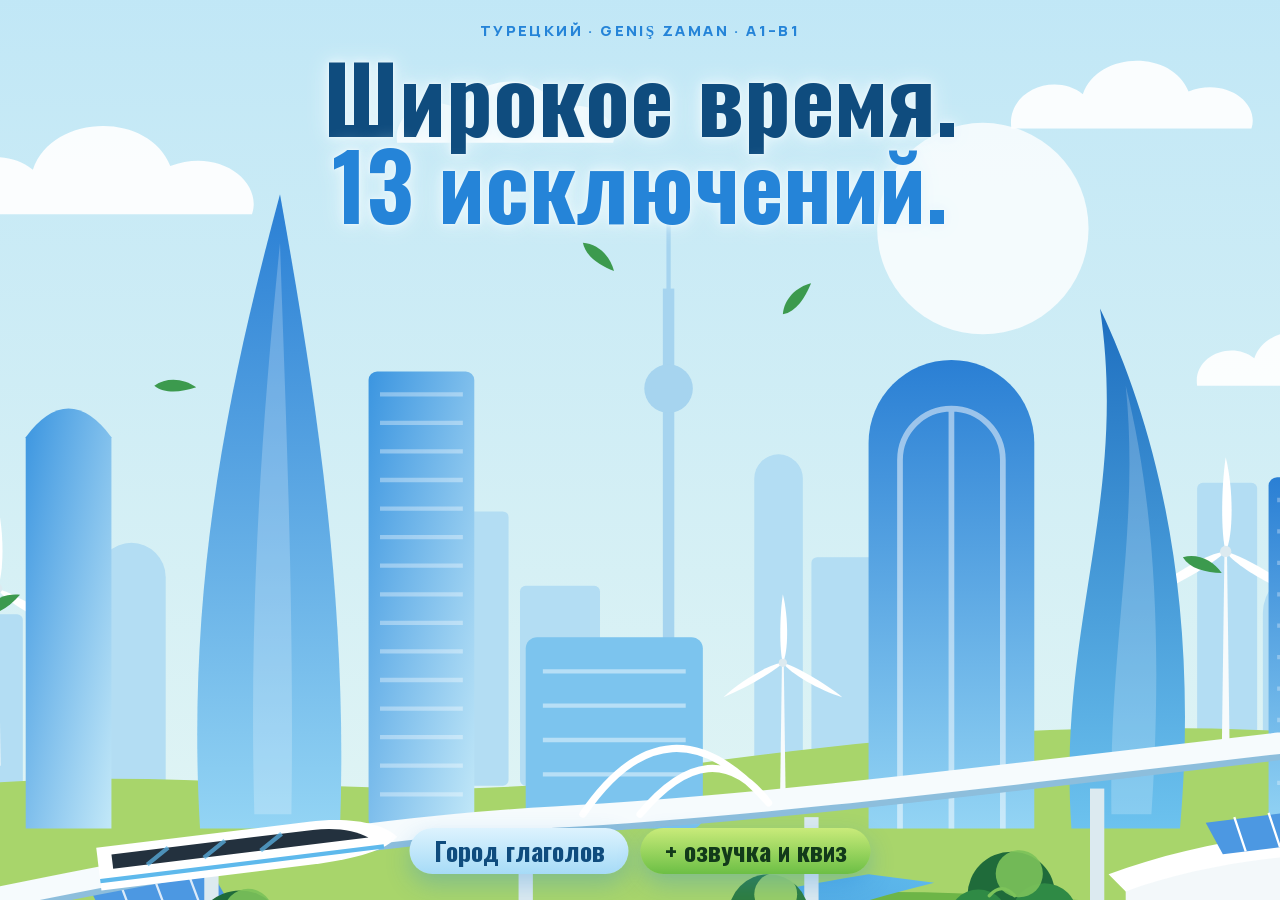
<file: tools/cover.html>
<!doctype html><html><head><meta charset="utf-8"><style>
@font-face{font-family:Oswald;font-weight:700;src:url(../assets/fonts/oswald-700-cyrillic.woff2) format('woff2');unicode-range:U+0400-045F}
@font-face{font-family:Oswald;font-weight:700;src:url(../assets/fonts/oswald-700-latin.woff2) format('woff2')}
@font-face{font-family:Oswald;font-weight:700;src:url(../assets/fonts/oswald-700-latin-ext.woff2) format('woff2');unicode-range:U+0100-024F}
@font-face{font-family:Manrope;font-weight:400 800;src:url(../assets/fonts/manrope-400-800-cyrillic.woff2) format('woff2');unicode-range:U+0400-045F}
@font-face{font-family:Manrope;font-weight:400 800;src:url(../assets/fonts/manrope-400-800-latin.woff2) format('woff2')}
html,body{margin:0;width:100%;height:100%;overflow:hidden;background:#BFE7F8}
.scene{position:absolute;inset:0;width:100%;height:100%}
.t{position:absolute;left:0;right:0;top:34px;text-align:center;font:700 92px/.95 Oswald;color:#0F4C7E;text-shadow:0 0 22px #E8F7FC,0 0 10px #E8F7FC,0 0 3px #fff}
.t span{color:#2584D8;display:block}
.e{position:absolute;left:0;right:0;top:20px;text-align:center;font:800 15px Manrope;letter-spacing:.16em;color:#2584D8;text-transform:uppercase}
.p{position:absolute;left:50%;bottom:26px;translate:-50% 0;display:flex;gap:12px}
.p b{font:600 26px/1 Oswald;padding:10px 24px;border-radius:99px;background:linear-gradient(180deg,#DDF3FE,#A6DBF7);color:#0F4C7E;box-shadow:0 10px 24px rgba(37,132,216,.3)}
.p b+b{background:linear-gradient(180deg,#C9EB7A,#6CBF45);color:#123A1A}
</style></head><body>
<svg width="0" height="0" style="position:absolute"><defs>
<linearGradient id="gSky" x1="0" y1="0" x2="0" y2="1"><stop offset="0" stop-color="#B5E2F7"/><stop offset=".75" stop-color="#E4F6F4"/><stop offset="1" stop-color="#EEF8F2"/></linearGradient>
<linearGradient id="gT1" x1="0" y1="0" x2="0" y2="1"><stop offset="0" stop-color="#2A7FD4"/><stop offset="1" stop-color="#93D4F4"/></linearGradient>
<linearGradient id="gT2" x1="0" y1="0" x2="1" y2="1"><stop offset="0" stop-color="#3B95E0"/><stop offset="1" stop-color="#C2E8F8"/></linearGradient>
<linearGradient id="gT3" x1="0" y1="0" x2="0" y2="1"><stop offset="0" stop-color="#1E6FC0"/><stop offset="1" stop-color="#6CC2EE"/></linearGradient>
<linearGradient id="gRiver" x1="0" y1="1" x2="1" y2="0"><stop offset="0" stop-color="#2271C6"/><stop offset="1" stop-color="#5EB9EC"/></linearGradient>
</defs></svg>
<div id="host"></div>
<script src="scene.js"></script>
<script>
var mode=location.hash.slice(1);
document.getElementById('host').innerHTML=scene(mode==='plain'?'0 0 1200 800':'0 30 1200 630');
if(mode!=='plain')document.body.insertAdjacentHTML('beforeend','<div class="e">Турецкий · Geniş zaman · A1–B1</div><div class="t" style="top:52px">Широкое время.<span>13 исключений.</span></div><div class="p"><b>Город глаголов</b><b>+ озвучка и квиз</b></div>');
</script></body></html>
</file>
